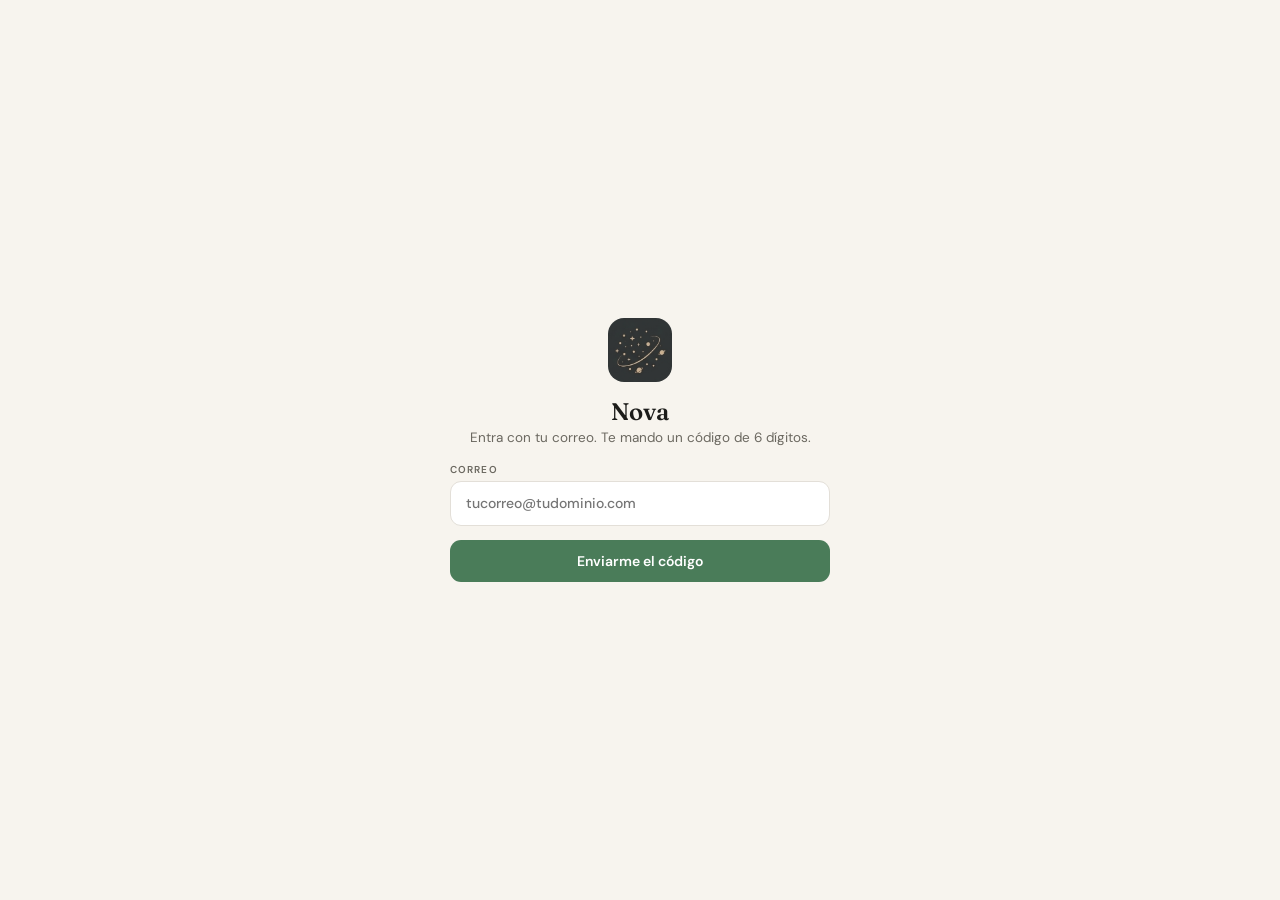
<file: index.html>
<!DOCTYPE html>
<html lang="es">
<head>
<meta charset="utf-8">
<meta name="viewport" content="width=device-width, initial-scale=1">
<title>Nova — Centro de acceso</title>
<link rel="icon" href="data:image/svg+xml,<svg xmlns='http://www.w3.org/2000/svg' viewBox='0 0 100 100'><text y='.9em' font-size='90'>🌌</text></svg>">
<link rel="preconnect" href="https://fonts.googleapis.com">
<link rel="preconnect" href="https://fonts.gstatic.com" crossorigin>
<link href="https://fonts.googleapis.com/css2?family=Fraunces:opsz,wght@9..144,400;9..144,600;9..144,700&family=DM+Sans:wght@400;500;600;700&display=swap" rel="stylesheet">
<style>
:root {
  --bg: #F7F4EE;
  --card: #FFFFFF;
  --ink: #1C1C1A;
  --ink2: #3A3A35;
  --mut: #6B6860;
  --line: #E3DFD8;
  --emp-acc: #4A7C59;
  --emp-bg: #EEF5F0;
  --soul-acc: #C09A3A;
  --soul-bg: #FBF6E8;
  --acad-acc: #5F7A3A;
  --acad-bg: #EEF3E6;
  --cent-acc: #3A5F7A;
  --cent-bg: #E6EFF5;
}
@media (prefers-color-scheme: dark) {
  :root:not([data-modo="claro"]) {
    --bg: #09121f; --card: #0f1e30; --ink: #E8DFC0; --ink2: #C4B88E;
    --mut: #6A7A8E; --line: #1A2D42;
    --emp-acc: #6ea870; --emp-bg: #0e2018;
    --soul-acc: #c9a84c; --soul-bg: #1a1608;
    --acad-acc: #7A9DD8; --acad-bg: #0d1828;
    --cent-acc: #c9a84c; --cent-bg: #0c1a28;
  }
}
:root[data-modo="oscuro"] {
  --bg: #09121f; --card: #0f1e30; --ink: #E8DFC0; --ink2: #C4B88E;
  --mut: #6A7A8E; --line: #1A2D42;
  --emp-acc: #6ea870; --emp-bg: #0e2018;
  --soul-acc: #c9a84c; --soul-bg: #1a1608;
  --acad-acc: #7A9DD8; --acad-bg: #0d1828;
  --cent-acc: #c9a84c; --cent-bg: #0c1a28;
}

*, *::before, *::after { box-sizing: border-box; }
body { margin: 0; background: var(--bg); font-family: 'DM Sans', sans-serif; min-height: 100vh; display: flex; flex-direction: column; }

.hub {
  flex: 1;
  max-width: 900px;
  margin: 0 auto;
  padding: 60px 32px 80px;
  display: flex;
  flex-direction: column;
  gap: 48px;
}

.hub-head {
  display: flex;
  flex-direction: column;
  gap: 10px;
}
.hub-brand {
  font: 700 13px/1 'DM Sans'; letter-spacing: 2px; color: var(--mut); text-transform: uppercase;
}
.hub-title {
  font: 600 38px/1.1 'Fraunces', serif; color: var(--ink); text-wrap: balance;
}
.hub-sub {
  font: 400 15px/1.6 'DM Sans'; color: var(--mut); max-width: 52ch;
}

.grid {
  display: grid;
  grid-template-columns: repeat(auto-fill, minmax(260px, 1fr));
  gap: 16px;
}

.card {
  background: var(--card);
  border: 1px solid var(--line);
  border-radius: 20px;
  padding: 28px 26px 24px;
  display: flex;
  flex-direction: column;
  gap: 14px;
  text-decoration: none;
  transition: transform 0.15s, box-shadow 0.15s;
  cursor: pointer;
  position: relative;
  overflow: hidden;
}
.card:hover { transform: translateY(-2px); box-shadow: 0 12px 32px -12px rgba(0,0,0,.18); }
.card.pronto { cursor: default; opacity: .72; }
.card.pronto:hover { transform: none; box-shadow: none; }

.card-icon {
  width: 44px; height: 44px; border-radius: 14px;
  display: flex; align-items: center; justify-content: center;
  font: 700 18px/1 'DM Sans';
  flex: none; overflow: hidden;
}
.card-icon img { width: 100%; height: 100%; object-fit: contain; padding: 4px; }
.card-kicker {
  font: 600 9.5px/1 'DM Sans'; letter-spacing: 1.2px;
}
.card-name {
  font: 600 20px/1.2 'Fraunces', serif; color: var(--ink);
}
.card-desc {
  font: 400 12.5px/1.6 'DM Sans'; color: var(--mut); flex: 1;
}
.card-cta {
  font: 600 12px/1 'DM Sans';
  display: flex; align-items: center; gap: 6px;
  margin-top: 4px;
}
.card-cta::after { content: '→'; }

.chip-pronto {
  position: absolute; top: 18px; right: 18px;
  font: 600 9px/1 'DM Sans'; letter-spacing: 1px;
  background: var(--line); color: var(--mut);
  border-radius: 20px; padding: 5px 9px;
  text-transform: uppercase;
}

/* Empresarial */
.c-emp .card-icon { background: var(--emp-bg); color: var(--emp-acc); }
.c-emp .card-kicker { color: var(--emp-acc); }
.c-emp .card-cta { color: var(--emp-acc); }

/* NovaSoul */
.c-soul .card-icon { background: var(--soul-bg); color: var(--soul-acc); }
.c-soul .card-kicker { color: var(--soul-acc); }
.c-soul .card-cta { color: var(--soul-acc); }

/* novAcademy */
.c-acad .card-icon { background: var(--acad-bg); color: var(--acad-acc); }
.c-acad .card-kicker { color: var(--acad-acc); }
.c-acad .card-cta { color: var(--acad-acc); }

/* Nova Central */
.c-cent .card-icon { background: var(--cent-bg); color: var(--cent-acc); }
.c-cent .card-kicker { color: var(--cent-acc); }
.c-cent .card-cta { color: var(--cent-acc); }

.divider {
  border: none;
  border-top: 1px solid var(--line);
}
.hub-note {
  font: 400 12px/1.6 'DM Sans'; color: var(--mut);
  display: flex; align-items: center; gap: 8px;
}
.hub-note::before {
  content: '';
  width: 6px; height: 6px; border-radius: 50%;
  background: var(--emp-acc); flex: none;
}

.modo-btn {
  position: fixed; bottom: 24px; right: 24px;
  background: var(--card); border: 1px solid var(--line);
  border-radius: 20px; padding: 8px 14px;
  font: 600 11px/1 'DM Sans'; color: var(--mut);
  cursor: pointer; display: flex; align-items: center; gap: 6px;
}

/* Nova brand harmony — dark mode upgrades */
@media (prefers-color-scheme: dark) {
  :root:not([data-modo="claro"]) .hub-brand { color: #c9a84c; }
  :root:not([data-modo="claro"]) .card { border-color: #1a2d42; }
  :root:not([data-modo="claro"]) .card:hover { box-shadow: 0 12px 40px -8px rgba(0,0,0,.6), 0 0 0 1px rgba(201,168,76,.12); }
}
:root[data-modo="oscuro"] .hub-brand { color: #c9a84c; }
:root[data-modo="oscuro"] .card { border-color: #1a2d42; }
:root[data-modo="oscuro"] .card:hover { box-shadow: 0 12px 40px -8px rgba(0,0,0,.6), 0 0 0 1px rgba(201,168,76,.12); }

/* ─── LA PUERTA ─────────────────────────────────────────
   El hub deja de ser público. Antes, cualquiera que escribiera la
   dirección veía los cuatro productos y podía deducir qué vende Nova y
   a quién. No entraba a ninguno —cada uno pide su sesión— pero el mapa
   entero estaba a la vista, y un mapa también es información. */
#puerta{position:fixed;inset:0;z-index:100;background:var(--bg);
  display:flex;align-items:center;justify-content:center;padding:24px;}
.pz{width:100%;max-width:380px;display:flex;flex-direction:column;gap:16px;text-align:center;}
.pz img{width:64px;height:64px;border-radius:16px;object-fit:cover;align-self:center;}
.pz h1{font:600 24px/1.2 'Fraunces',serif;color:var(--ink);margin:0;letter-spacing:-.01em;}
.pz p{font:400 13.5px/1.6 'DM Sans';color:var(--mut);margin:0;}
.pz-campo{display:flex;flex-direction:column;gap:6px;text-align:left;}
.pz-campo span{font:600 10px/1 'DM Sans';letter-spacing:.11em;text-transform:uppercase;color:var(--mut);}
.pz-inp{width:100%;background:var(--card);border:1px solid var(--line);border-radius:11px;
  padding:13px 15px;font:500 14px/1.2 'DM Sans';color:var(--ink);outline:none;box-sizing:border-box;}
.pz-inp:focus{border-color:var(--emp-acc);}
.pz-btn{width:100%;background:var(--emp-acc);color:#fff;border:none;border-radius:11px;
  padding:14px;font:600 14px/1 'DM Sans';cursor:pointer;}
.pz-btn:disabled{opacity:.55;cursor:default;}
.pz-err{font:500 12.5px/1.5 'DM Sans';color:#b8322f;display:none;}
.pz-link{font:500 12.5px/1 'DM Sans';color:var(--mut);cursor:pointer;text-decoration:underline;}
.pz-paso{display:none;flex-direction:column;gap:14px;}
.pz-paso.on{display:flex;}
/* Las tarjetas arrancan ocultas. Con la puerta encima igual no se
   verían, pero si el CSS de la puerta fallara al cargar, el hub entero
   quedaría a la vista. Dos cerrojos, no uno. */
.card[data-mod]{display:none;}
</style>
</head>
<body>

<!--
  Nada del hub se ve sin sesión. La puerta usa el mismo correo y el
  mismo código que Nova Empresarial, y guarda el mismo token: entrar
  aquí es entrar allá, sin pedir el código dos veces.

  Nova Central NO entra en este trato. Tiene su propia lista de acceso y
  su propio código, más corto, porque desde ahí se crean cuentas de
  clientes. Su tarjeta solo aparece para quien la tenga en su plan.
-->
<div id="puerta">
  <div class="pz">
    <img src="nova-icono.png" alt="Nova">
    <div>
      <h1>Nova</h1>
      <p id="pz-sub">Entra con tu correo. Te mando un código de 6 dígitos.</p>
    </div>

    <div class="pz-paso on" id="pz1">
      <div class="pz-campo"><span>Correo</span>
        <input class="pz-inp" id="pz-em" type="email" autocomplete="email" inputmode="email"
          placeholder="tucorreo@tudominio.com"
          onkeydown="if(event.key==='Enter')pzPedir()"></div>
      <button class="pz-btn" id="pz-b1" onclick="pzPedir()">Enviarme el código</button>
      <div class="pz-err" id="pz-e1"></div>
    </div>

    <div class="pz-paso" id="pz2">
      <div class="pz-campo"><span>Código</span>
        <input class="pz-inp" id="pz-cod" inputmode="numeric" maxlength="6" placeholder="000000"
          style="text-align:center;font:700 24px/1 'Fraunces',serif;letter-spacing:9px;"
          onkeydown="if(event.key==='Enter')pzVerificar()"></div>
      <button class="pz-btn" id="pz-b2" onclick="pzVerificar()">Entrar</button>
      <div class="pz-err" id="pz-e2"></div>
      <span class="pz-link" onclick="pzPaso(1)">← Cambiar correo</span>
    </div>
  </div>
</div>

<div class="hub">
  <div class="hub-head">
    <img src="nova-icono.png" alt="Nova" style="width:64px;height:64px;border-radius:16px;object-fit:cover;">
    <h1 class="hub-title">¿A qué vas hoy?</h1>
    <p class="hub-sub">Cada producto tiene su propia pantalla. Elige el que necesitas y entra directamente.</p>
  </div>

  <div class="grid">

    <a class="card c-emp" data-mod="empresarial" href="./empresarial.html">
      <div class="card-icon"><img src="icono-empresarial.png" alt="Nova Empresarial"></div>
      <div>
        <div class="card-kicker">NOVA EMPRESARIAL</div>
        <div class="card-name">Tu tienda, de un vistazo</div>
      </div>
      <div class="card-desc">Dashboard de ventas, pedidos, inventario, equipo y finanzas. Panel para la dueña, admin y gestoras.</div>
      <div class="card-cta">Entrar</div>
    </a>

    <a class="card c-soul" data-mod="soul" href="./novasoul.html">
      <div class="card-icon"><img src="icono-novasoul.png" alt="NovaSoul"></div>
      <div>
        <div class="card-kicker">NOVA SOUL</div>
        <div class="card-name">Tu energía y tu semana</div>
      </div>
      <div class="card-desc">Bienestar personal, carta astral, tránsitos del cielo, pendientes y recompensas diarias.</div>
      <div class="card-cta">Entrar</div>
    </a>

    <a class="card c-acad" data-mod="academy" href="./novacademy.html">
      <div class="card-icon"><img src="icono-novacademy.png" alt="novAcademy"></div>
      <div>
        <div class="card-kicker">NOVACADEMY</div>
        <div class="card-name">Forma y certifica tu equipo</div>
      </div>
      <div class="card-desc">Plataforma de formación para gestoras y admins. Rutas de aprendizaje, evaluaciones y pipeline de colocación laboral.</div>
      <div class="card-cta">Entrar</div>
    </a>

    <a class="card c-cent" data-mod="central" href="./novacentral.html">
      <div class="card-icon"><img src="icono-central.png" alt="Nova Central"></div>
      <div>
        <div class="card-kicker">NOVA CENTRAL</div>
        <div class="card-name">El hub que conecta todo</div>
      </div>
      <div class="card-desc">Dashboard CEO, onboarding de clientes, gestión de equipo, pipeline novAcademy y control del demo.</div>
      <div class="card-cta">Entrar</div>
    </a>

  </div>

  <hr class="divider">
  <p class="hub-note">Cargando tu plan…</p>
  <p style="font:400 10px/1.4 'DM Sans';opacity:.55;margin-top:10px;" id="sello-version"></p>
</div>

<button class="modo-btn" onclick="toggleModo()">☀ / ☾</button>

<script>

/**
 * El hub muestra solo lo que la cuenta compró.
 *
 * Un cliente de Nova Empresarial no debe ver NovaSoul ni novAcademy:
 * no los compró, y NovaSoul guarda datos personales de quien la usa.
 * Mostrar el enlace, aunque no pueda entrar, ya es filtrar de más.
 *
 * Sin sesión se muestra solo Nova Empresarial, que es lo que se vende.
 * Los demás aparecen cuando la hoja confirma que el plan los incluye.
 */
/** La huella de esta pantalla, para saber si es la última. */
const VERSION_PANTALLA = '2026-10-01 · b53f';
(function () {
  const el = document.getElementById('sello-version');
  if (el) el.textContent = 'Hub del ' + VERSION_PANTALLA;
})();

const NOVA_API = 'https://script.google.com/macros/s/AKfycbwX7CAInPut44U0X4o18SARba6SCjUkAqYnfkl3Gbjr0xv2NB2D5gG9rRKcNTNylclI9g/exec';

/**
 * Por qué faltan tarjetas, dicho en la pantalla.
 *
 * Antes el hub se quedaba callado: sin sesión mostraba solo Empresarial
 * y la nota hablaba de datos de ejemplo. Quien había comprado los cuatro
 * módulos veía uno y no tenía forma de saber si era su plan, un error o
 * que faltaba entrar. Ahora cada caso dice lo suyo.
 */
function verCards(modulos, razon) {
  document.querySelectorAll('.card[data-mod]').forEach(function (c) {
    /*
      `flex` explícito, no cadena vacía.
      Vaciar el estilo devolvería la tarjeta a la regla del CSS, que
      ahora las oculta a todas por defecto — y entonces mostrar dejaba
      de mostrar. Lo encontró la prueba: la puerta se abría y el hub
      quedaba vacío.
    */
    c.style.display = modulos.indexOf(c.dataset.mod) !== -1 ? 'flex' : 'none';
  });
  const n = document.querySelector('.hub-note');
  if (!n) return;
  const faltan = document.querySelectorAll('.card[data-mod]').length - modulos.length;
  if (razon === 'cargando') {
    n.textContent = 'Cargando tu plan…';
  } else if (razon === 'sin-sesion') {
    n.textContent = faltan
      ? 'Entra a Nova Empresarial con tu correo y aquí aparece el resto de tu plan.'
      : 'Estás viendo los productos incluidos en tu plan.';
  } else if (razon === 'sin-conexion') {
    n.textContent = 'No se pudo confirmar tu plan ahora mismo. Mientras tanto ' +
      'ves lo mínimo; vuelve a cargar en un momento.';
  } else {
    n.textContent = faltan
      ? 'Estás viendo los productos incluidos en tu plan.'
      : 'Tu plan incluye los cuatro productos.';
  }
}

// ─── LA PUERTA ────────────────────────────────────────────────
/**
 * Una sola llamada al servidor, y el mismo token que Nova Empresarial.
 *
 * Entrar aquí es entrar allá: la sesión se guarda con la misma llave del
 * navegador (`ne_token`), así que pasar del hub a Empresarial no vuelve
 * a pedir el código. Pedirlo dos veces para la misma persona y el mismo
 * correo sería una molestia sin ninguna seguridad a cambio.
 *
 * Nova Central queda fuera a propósito. Tiene su propia lista de acceso
 * —la hoja Plataforma— y su propio código, con una sesión más corta,
 * porque desde ahí se crean cuentas de clientes. Si compartiera sesión
 * con Empresarial, un permiso de más en el equipo de un cliente podría
 * abrir la consola de todos.
 */
/**
 * ═══════════════════════════════════════════════════════════════
 *   PEDIR, AGUANTANDO LOS MINUTOS RAROS DE APPS SCRIPT
 * ═══════════════════════════════════════════════════════════════
 *
 * ┌─ LO QUE ESTO ARREGLA ──────────────────────────────────────┐
 * │                                                            │
 * │ Ella escribió su código de acceso y el hub contestó         │
 * │ «Falta la acción.» — un error del servidor, en rojo, sin    │
 * │ nada que hacer. No se podía entrar a Nova.                  │
 * │                                                            │
 * │ No es un error del código: es cómo funciona Apps Script.    │
 * │ No responde el POST directamente — contesta un redirect a   │
 * │ googleusercontent, y el navegador lo sigue convirtiéndolo   │
 * │ en GET, que es lo que hace 301/302 desde siempre.           │
 * │ Normalmente da igual, porque Google deja la respuesta ya    │
 * │ calculada al otro lado. Pero en los minutos siguientes a    │
 * │ publicar una versión nueva esa respuesta todavía no         │
 * │ existe: el navegador acaba haciendo un GET pelado contra    │
 * │ /exec, y `doGet` contesta «Falta la acción» sobre una       │
 * │ petición que sí era POST.                                   │
 * │                                                            │
 * │ Empresarial ya sabía esperar y reintentar. El hub no —      │
 * │ tiene su propia función de red, más corta, y este arreglo   │
 * │ nunca llegó hasta aquí. Y el hub es la PUERTA: si falla,    │
 * │ no se entra a nada.                                         │
 * │                                                            │
 * └────────────────────────────────────────────────────────────┘
 */
const PEDIR_ESPERAS = [1500, 3000, 6000];

async function pedir(cuerpo, intento) {
  intento = intento || 0;
  const r = await fetch(NOVA_API, {
    method: 'POST',
    headers: { 'Content-Type': 'text/plain;charset=utf-8' },
    body: JSON.stringify(cuerpo),
  });
  const texto = await r.text();

  let j;
  try {
    j = JSON.parse(texto);
  } catch (err) {
    /**
     * Google devuelve una página de error, no JSON, mientras publica
     * una versión nueva: unos minutos en los que toda llamada responde
     * 404 aunque el código esté perfecto. Se cura solo, así que se
     * espera en vez de acusar a nadie.
     */
    if (intento < PEDIR_ESPERAS.length) {
      await new Promise(function (ok) { setTimeout(ok, PEDIR_ESPERAS[intento]); });
      return pedir(cuerpo, intento + 1);
    }
    return { ok: false, error: 'Google no está contestando en condiciones. ' +
      'Si acabas de publicar una versión nueva, espera un minuto y vuelve a ' +
      'intentar.' };
  }

  // El POST llegó como GET y sin cuerpo: se espera y se reintenta.
  if (j && j.diagnostico && j.diagnostico.metodo === 'GET' && !j.diagnostico.hubo_cuerpo) {
    if (intento < PEDIR_ESPERAS.length) {
      await new Promise(function (ok) { setTimeout(ok, PEDIR_ESPERAS[intento]); });
      return pedir(cuerpo, intento + 1);
    }
    j.error = 'Google está recibiendo la petición sin su contenido. ' +
      'Casi siempre es que acabas de publicar y todavía se está propagando: ' +
      'espera un minuto y vuelve a intentar. Si sigue igual, revisa en Apps ' +
      'Script que la implementación esté como «Ejecutar como: Yo» y «Quién ' +
      'tiene acceso: Cualquier usuario».';
  }
  return j;
}

function pzPaso(n) {
  document.getElementById('pz1').classList.toggle('on', n === 1);
  document.getElementById('pz2').classList.toggle('on', n === 2);
  const el = document.getElementById(n === 1 ? 'pz-em' : 'pz-cod');
  if (el) el.focus();
}

function pzErr(id, msg) {
  const e = document.getElementById(id);
  if (!e) return;
  e.textContent = msg || '';
  e.style.display = msg ? 'block' : 'none';
}

let PZ_EMAIL = '';

async function pzPedir() {
  const em = (document.getElementById('pz-em').value || '').trim().toLowerCase();
  if (!em || em.indexOf('@') === -1) { pzErr('pz-e1', 'Escribe un correo válido.'); return; }
  pzErr('pz-e1', '');
  const b = document.getElementById('pz-b1');
  b.disabled = true; b.textContent = 'Mandando…';
  try {
    const j = await pedir({ accion: 'login', email: em });
    if (!j || !j.ok) { pzErr('pz-e1', (j && j.error) || 'No se pudo enviar el código.'); return; }
    PZ_EMAIL = em;
    localStorage.setItem('ne_email', em);
    document.getElementById('pz-sub').textContent =
      'Mandé un código a ' + em + '. Vence en unos minutos.';
    pzPaso(2);
  } catch (e) {
    pzErr('pz-e1', 'Sin conexión con el servidor.');
  } finally { b.disabled = false; b.textContent = 'Enviarme el código'; }
}

async function pzVerificar() {
  const cod = (document.getElementById('pz-cod').value || '').trim();
  if (cod.length < 4) { pzErr('pz-e2', 'El código tiene 6 dígitos.'); return; }
  pzErr('pz-e2', '');
  const b = document.getElementById('pz-b2');
  b.disabled = true; b.textContent = 'Entrando…';
  try {
    const j = await pedir({ accion: 'verificar', email: PZ_EMAIL, codigo: cod });
    if (!j || !j.ok || !j.token) {
      pzErr('pz-e2', (j && j.error) || 'Código incorrecto o vencido.');
      return;
    }
    localStorage.setItem('ne_token', j.token);
    abrirHub(j.sesion);
  } catch (e) {
    pzErr('pz-e2', 'Sin conexión con el servidor.');
  } finally { b.disabled = false; b.textContent = 'Entrar'; }
}

/** Quitar la puerta y mostrar solo lo que esa cuenta tiene. */
function abrirHub(sesion) {
  const puerta = document.getElementById('puerta');
  if (puerta) puerta.remove();
  const mods = (sesion && sesion.modulos && sesion.modulos.length)
    ? sesion.modulos : ['empresarial'];
  verCards(mods, 'plan');
  const h = document.querySelector('.hub-title');
  if (h && sesion && sesion.nombre) h.textContent = 'Hola, ' + sesion.nombre;
}

(async function () {
  /**
   * Si ya hay sesión guardada, ni se ve la puerta.
   *
   * Pero la puerta NO se quita antes de que el servidor confirme: un
   * token viejo o revocado dejaría el hub abierto a quien no debe. Se
   * quita cuando la respuesta llega, no cuando el navegador recuerda.
   */
  const token = localStorage.getItem('ne_token');
  const em = localStorage.getItem('ne_email');
  if (em) {
    const campo = document.getElementById('pz-em');
    if (campo) campo.value = em;
  }
  if (!token) return;

  const sub = document.getElementById('pz-sub');
  if (sub) sub.textContent = 'Reconociéndote…';
  try {
    const j = await pedir({ accion: 'yo', token: token });
    if (j && j.ok && j.sesion) { abrirHub(j.sesion); return; }
    // Token muerto: se borra para que el próximo intento no lo reintente
    localStorage.removeItem('ne_token');
  } catch (e) {
    if (sub) sub.textContent = 'No pude confirmar tu sesión. Entra con tu correo.';
  }
  if (sub && sub.textContent === 'Reconociéndote…') {
    sub.textContent = 'Tu sesión se venció. Entra otra vez con tu correo.';
  }
})();

(function(){
  const R = document.documentElement;
  const saved = localStorage.getItem('nova_modo');
  if (saved) R.dataset.modo = saved;
})();

function toggleModo() {
  const R = document.documentElement;
  const next = R.dataset.modo === 'oscuro' ? 'claro' : 'oscuro';
  R.dataset.modo = next;
  localStorage.setItem('nova_modo', next);
}
</script>
</body>
</html>
</file>
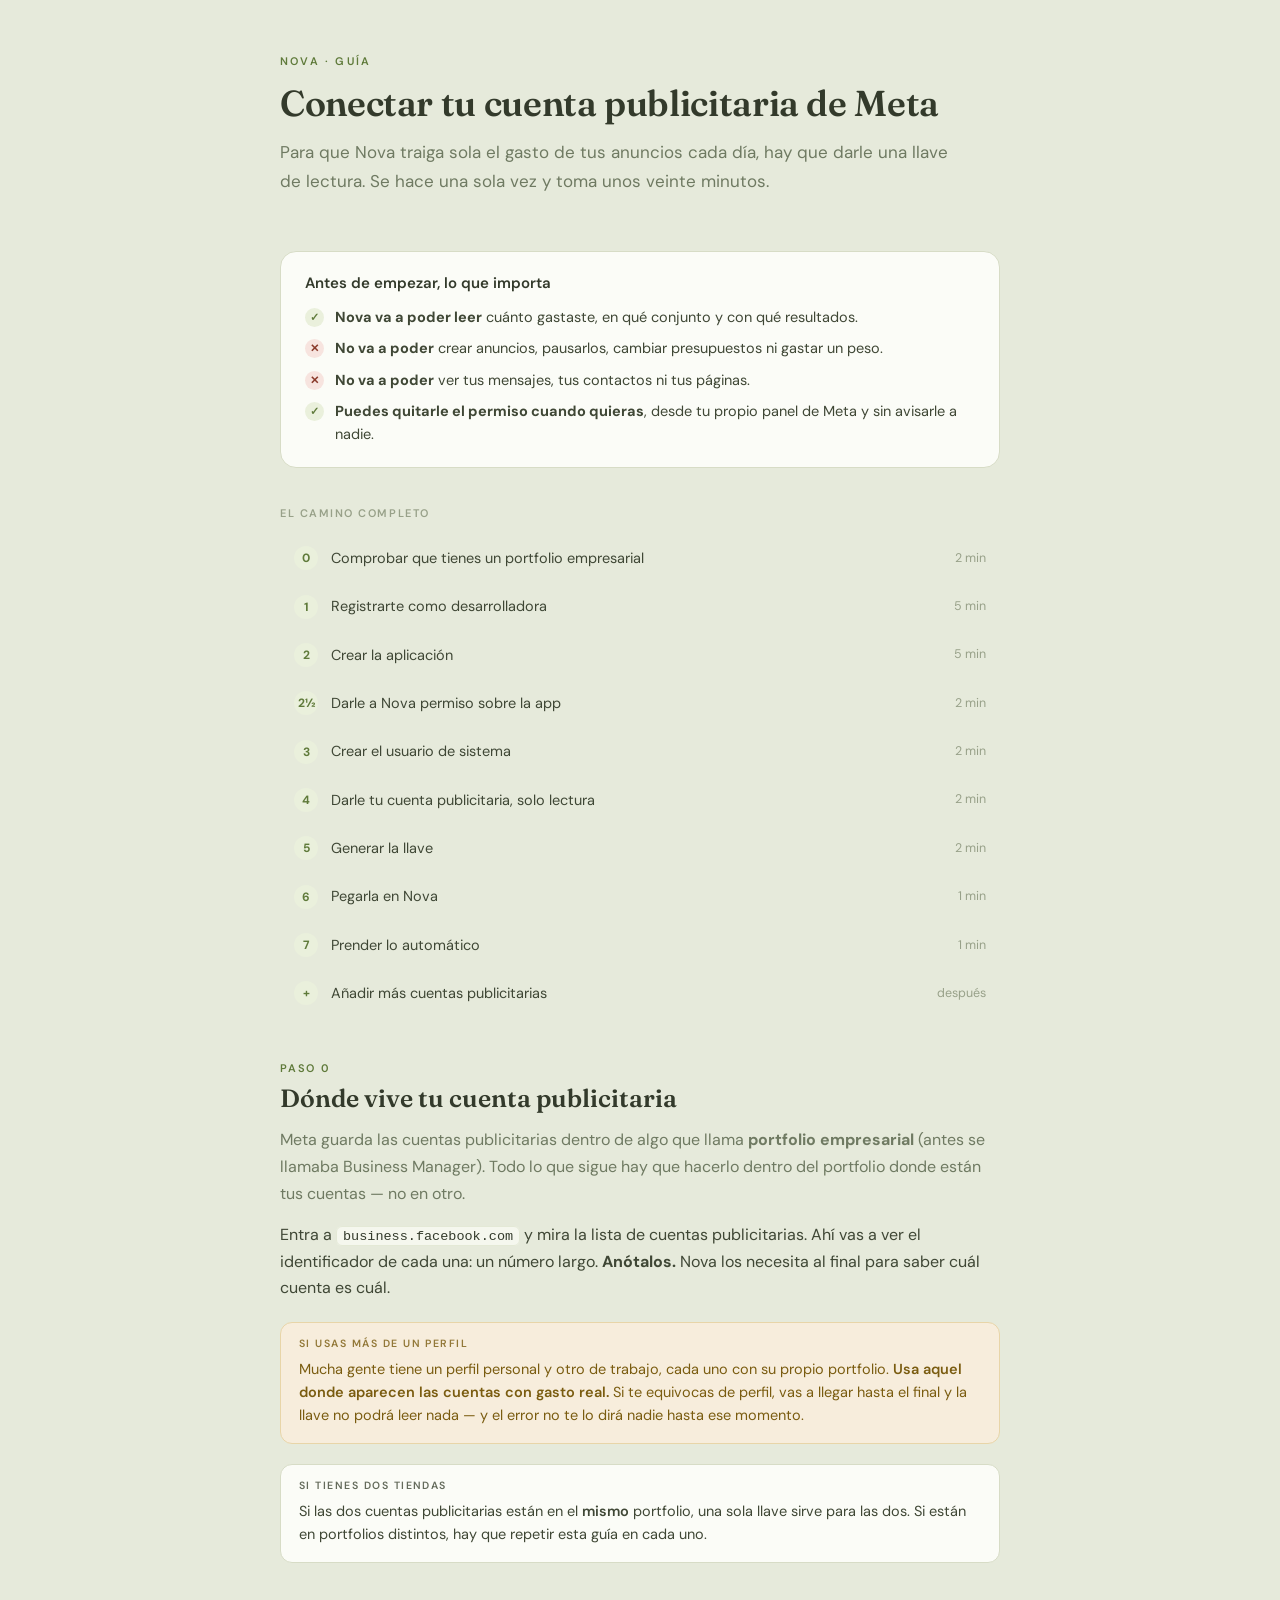
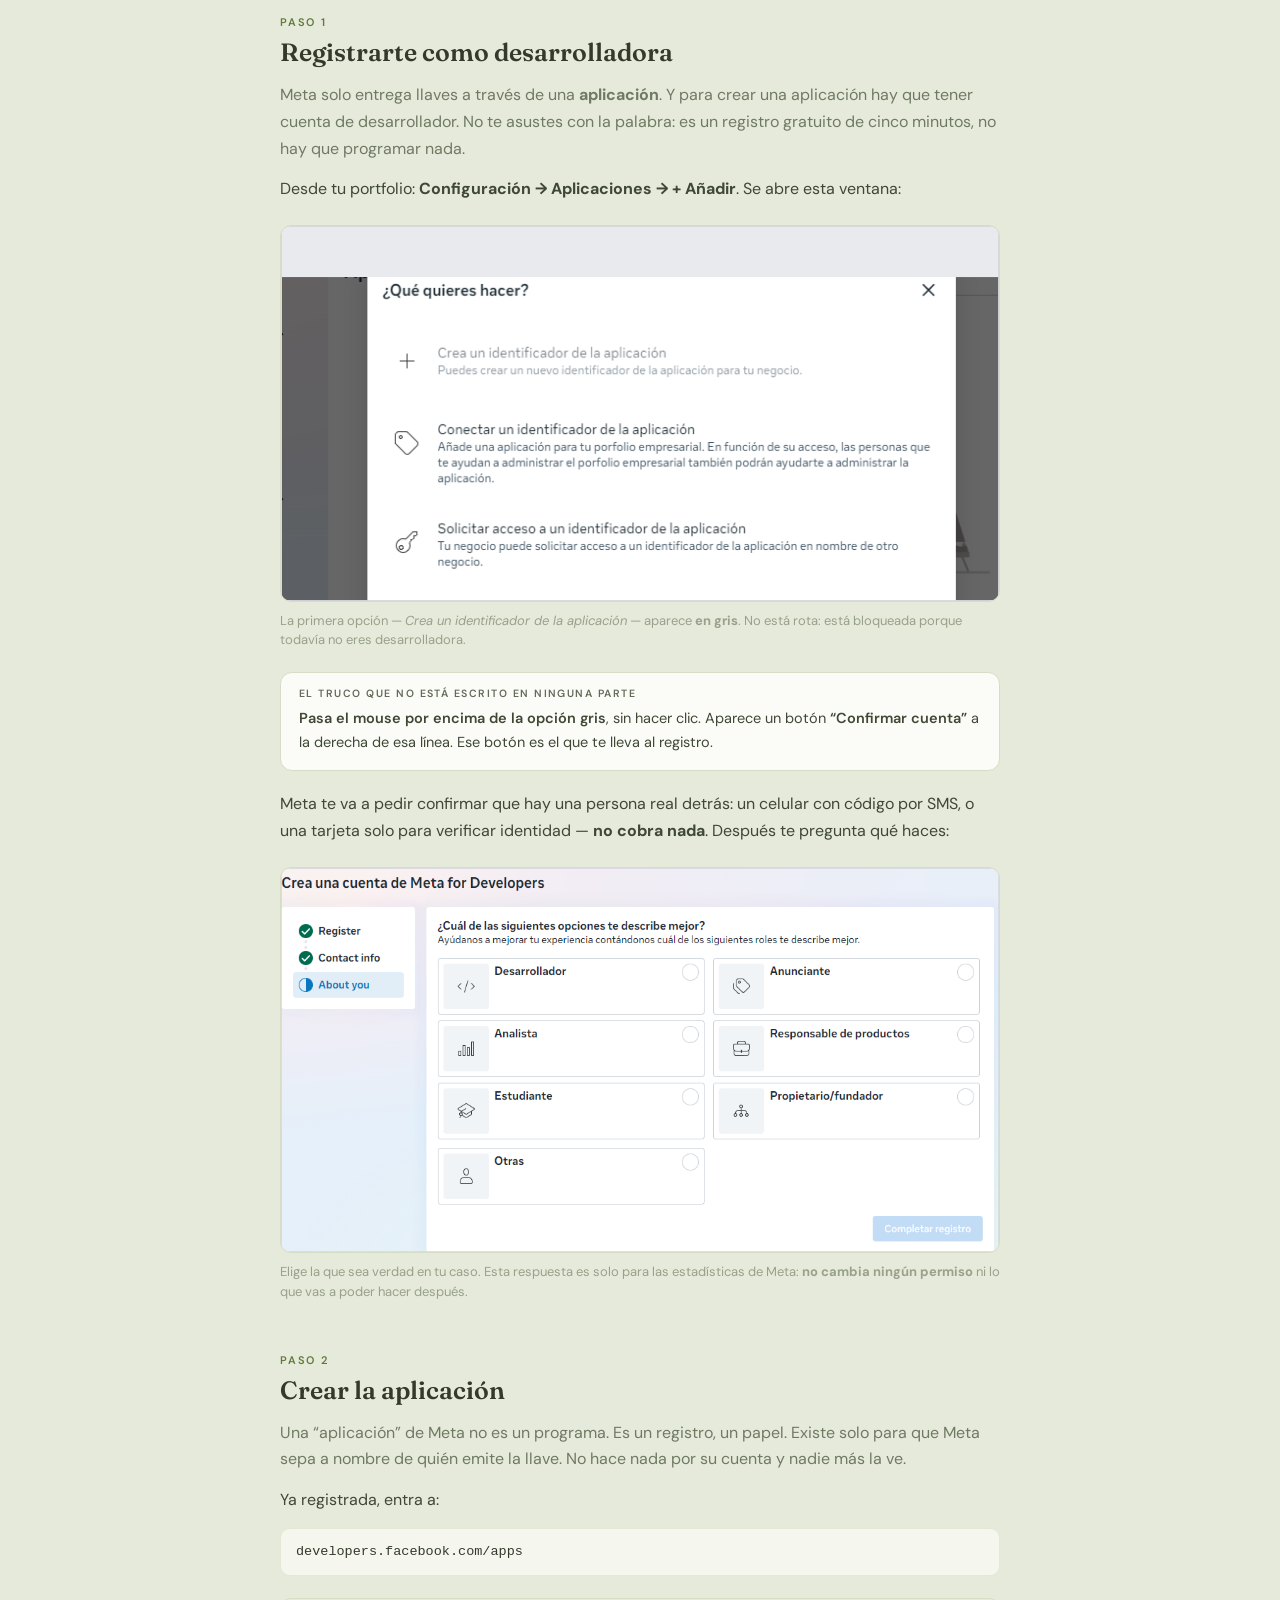
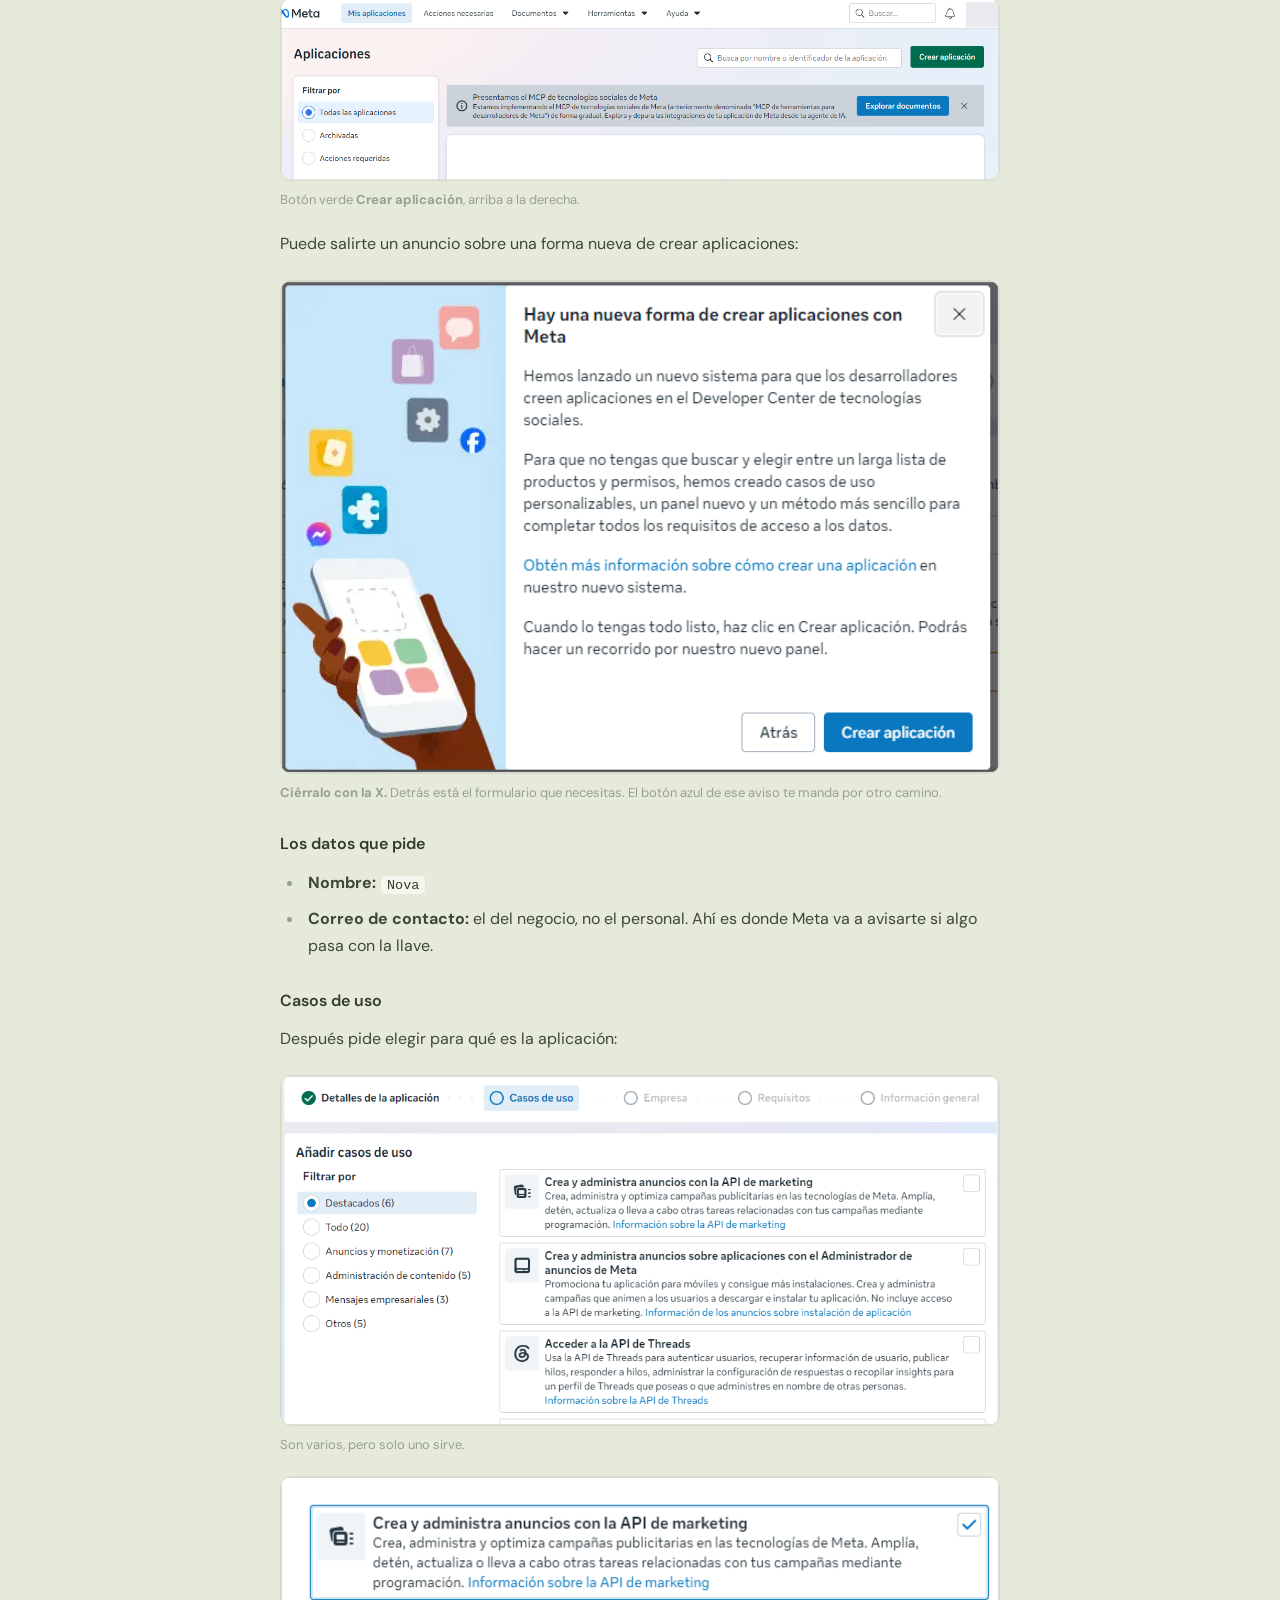
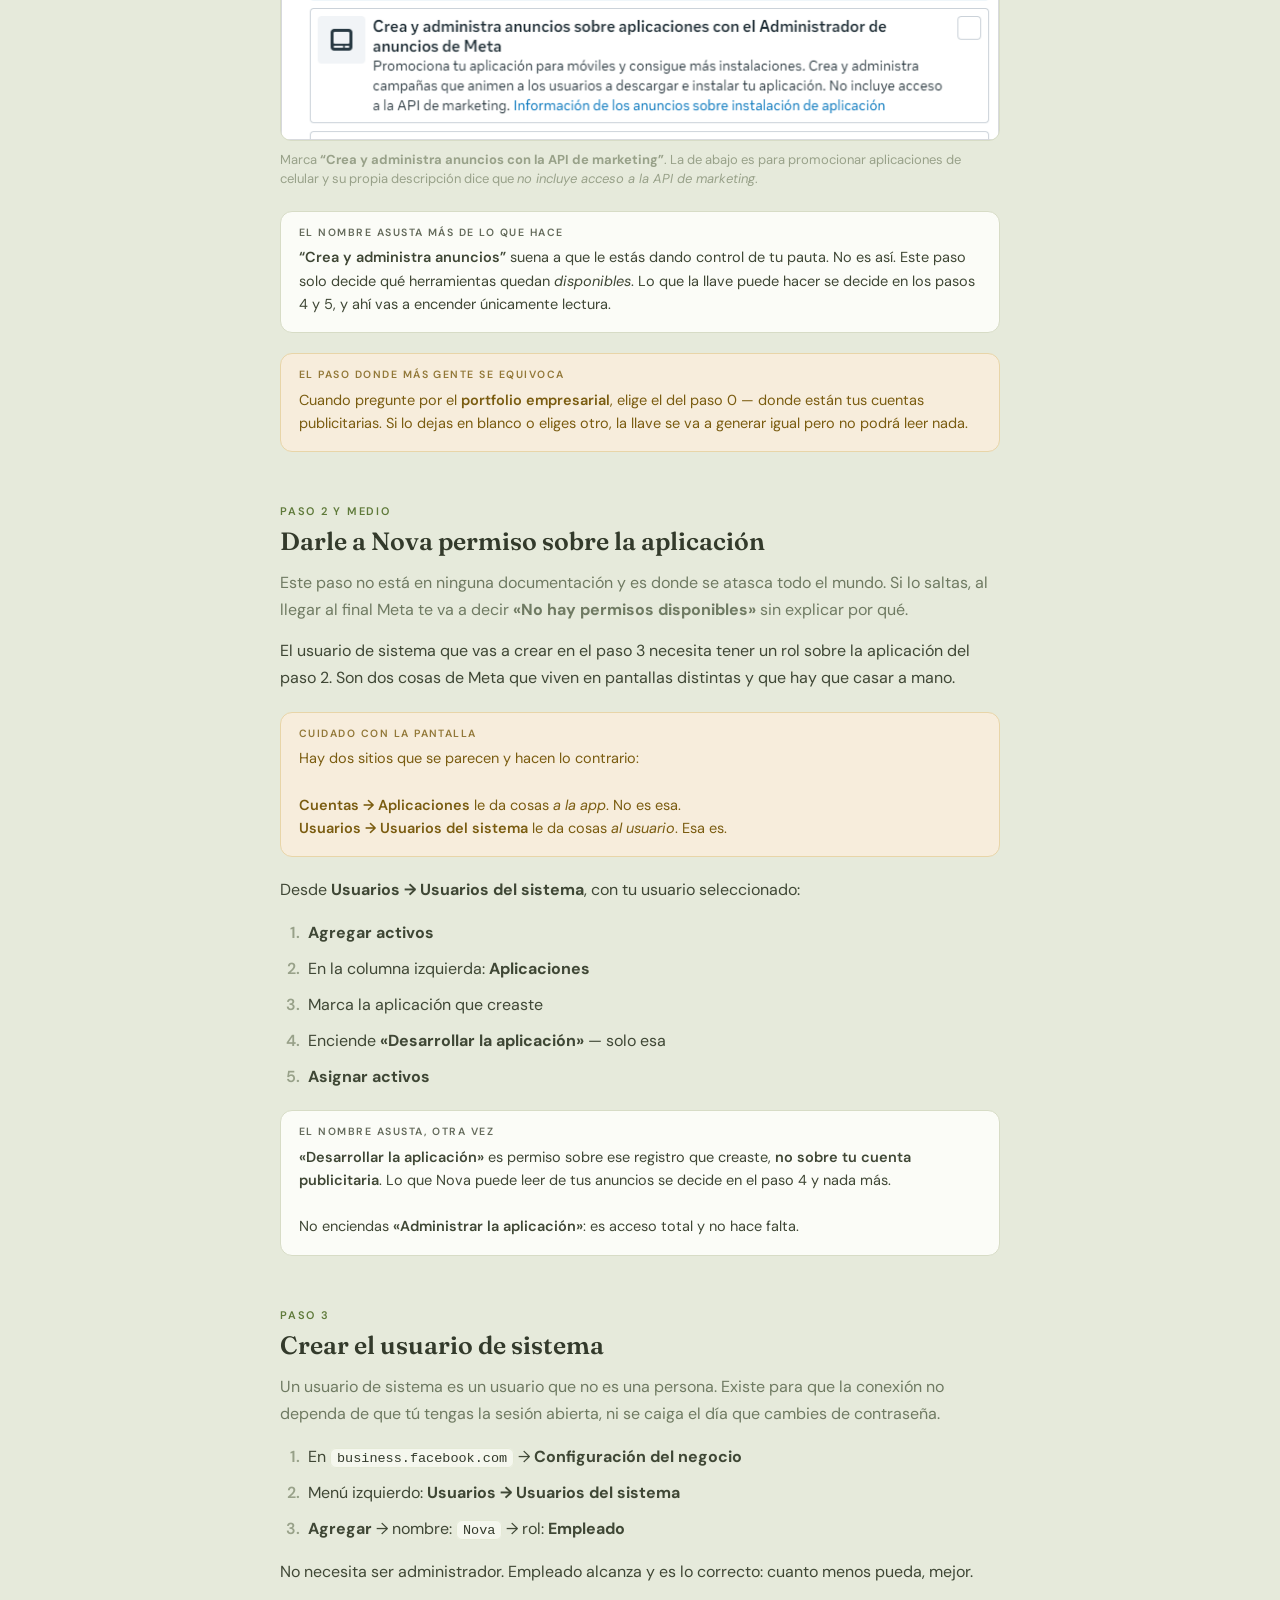
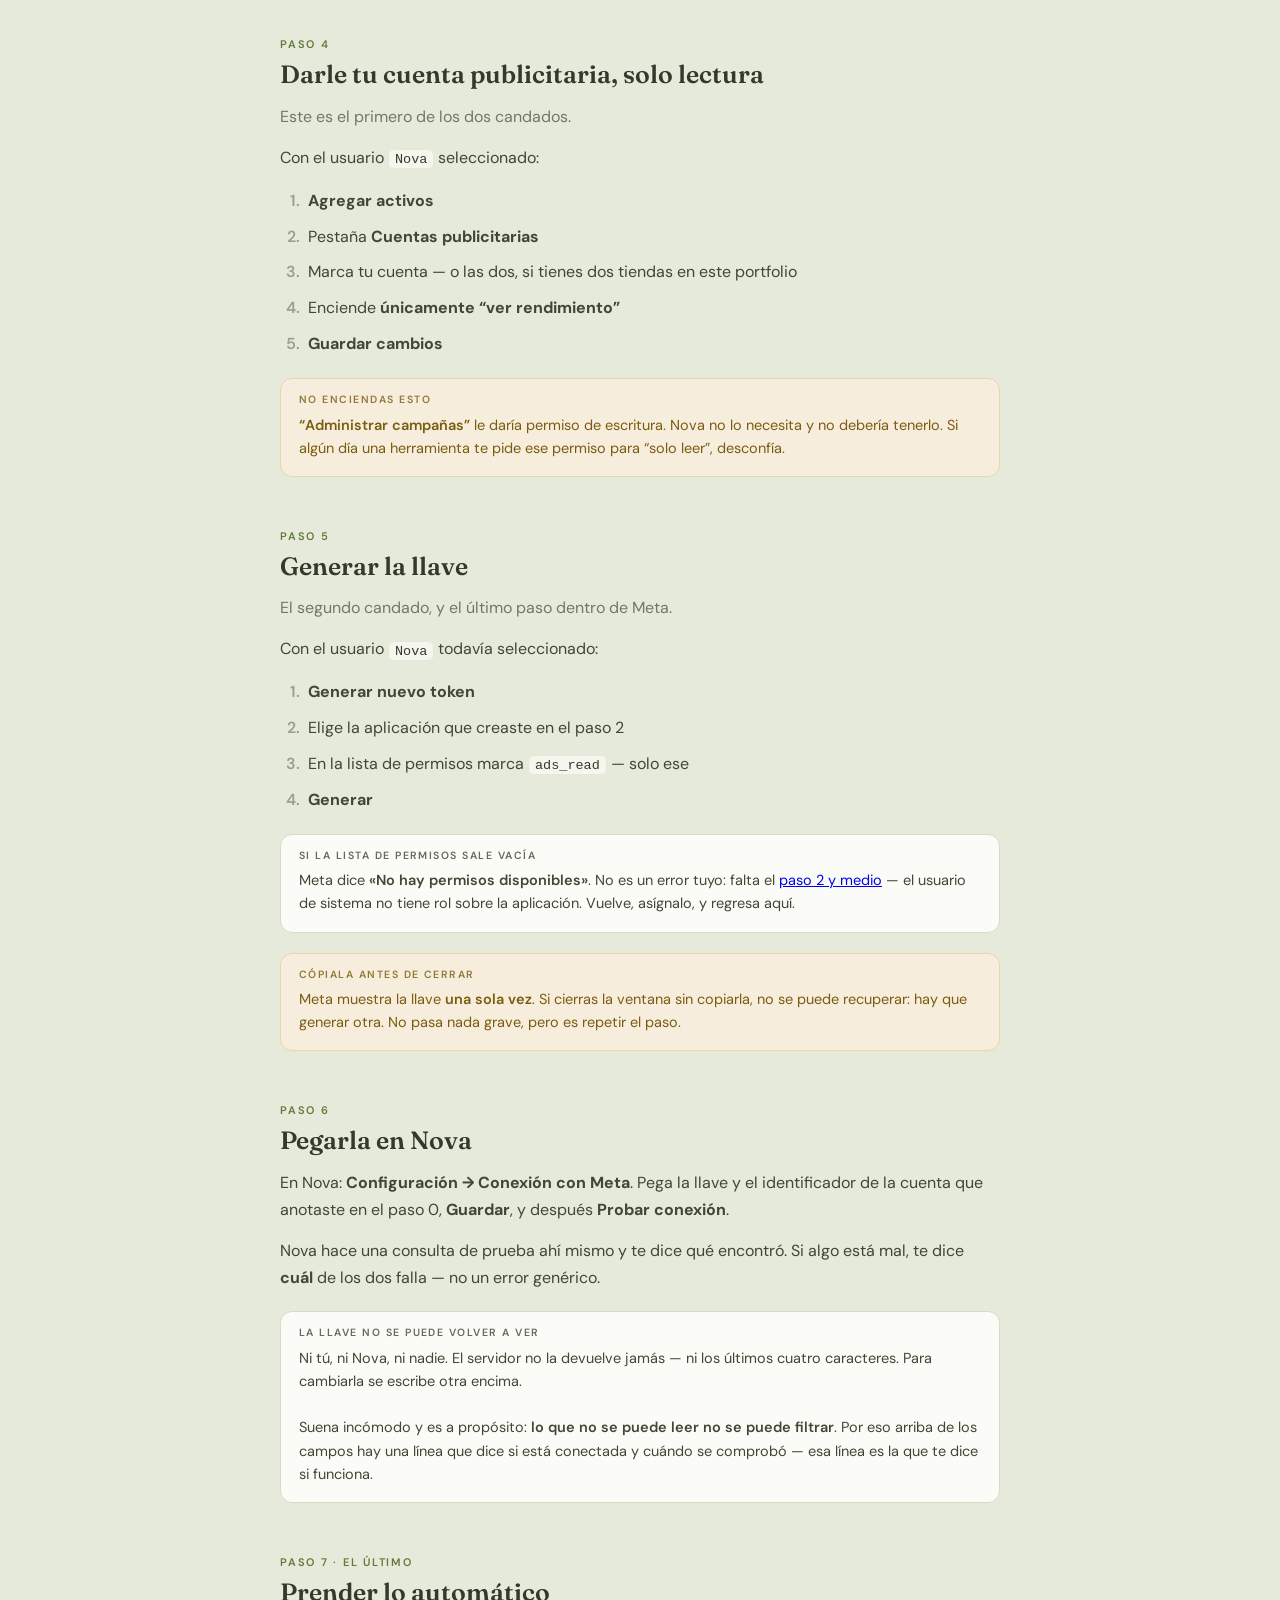
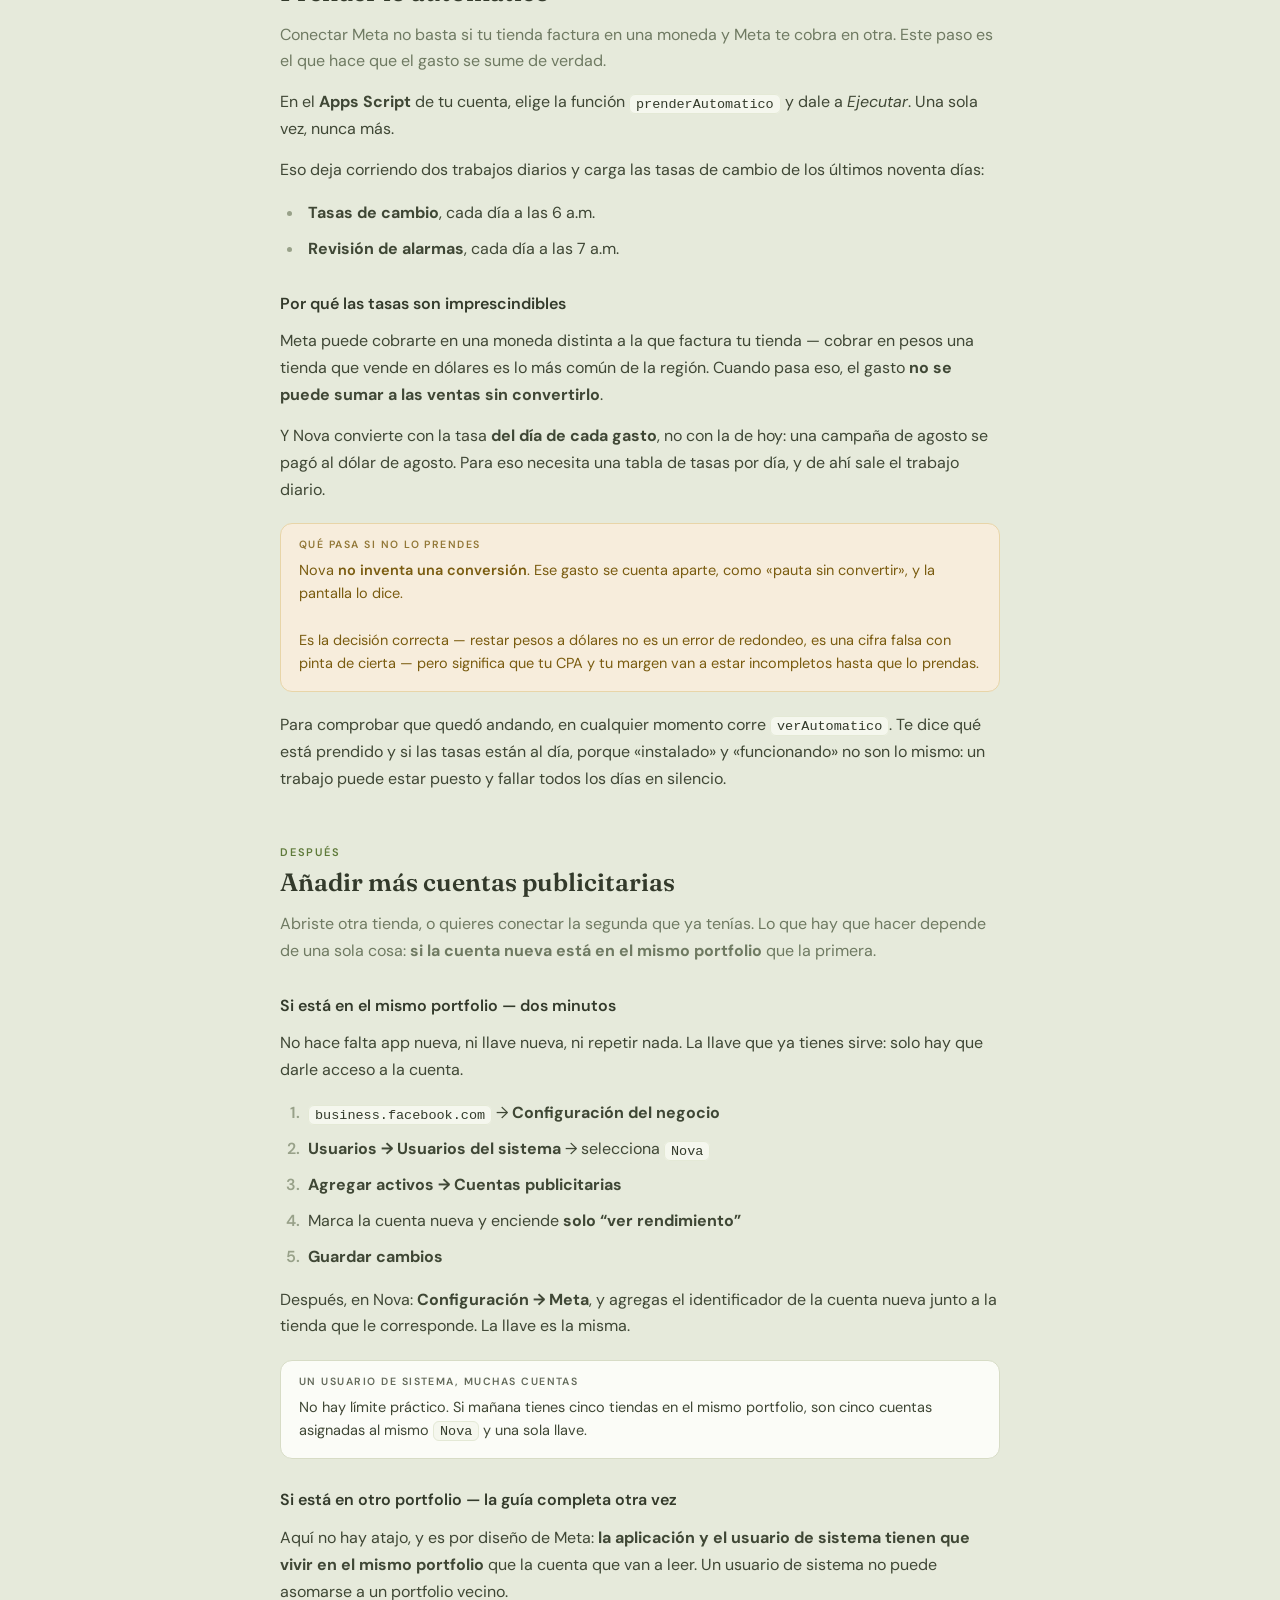
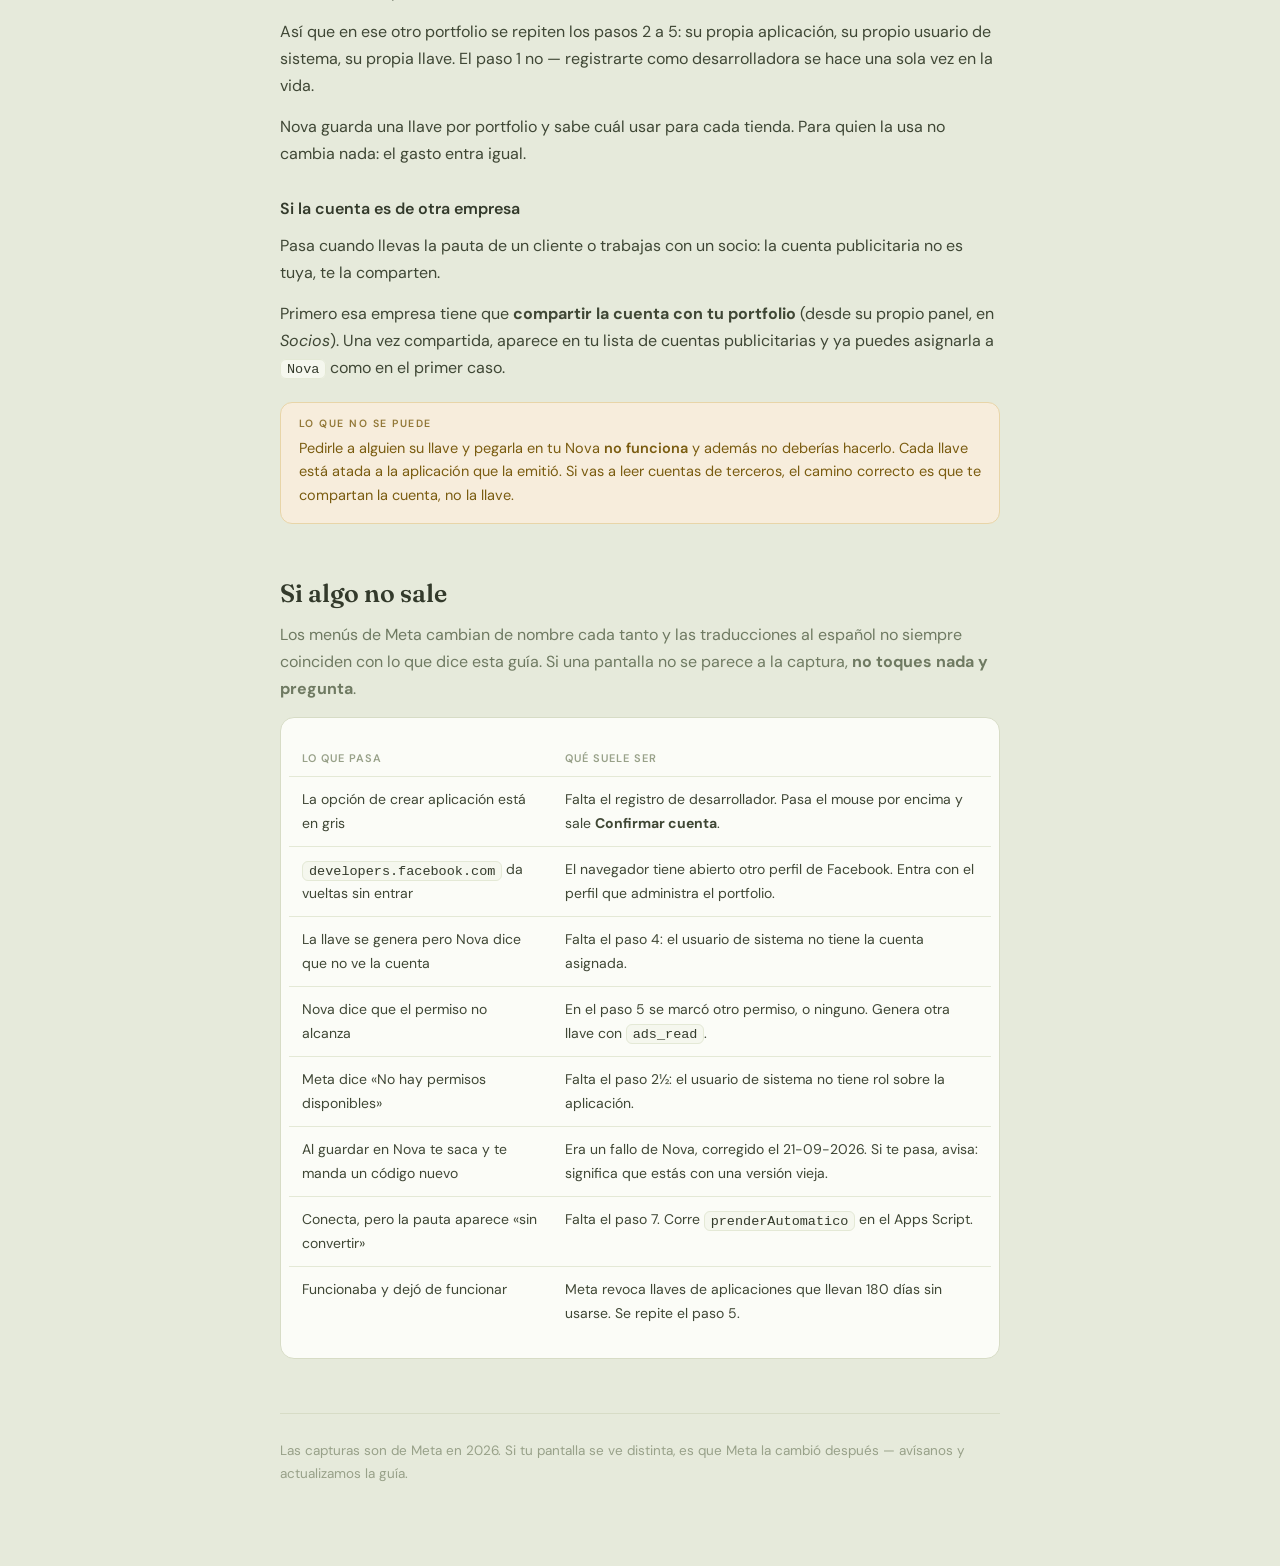
<file: guia-meta.html>
<!DOCTYPE html>
<html lang="es">
<head>
<meta charset="utf-8">
<meta name="viewport" content="width=device-width, initial-scale=1">
<title>Conectar Meta a Nova</title>
<meta name="description" content="Cómo darle a Nova permiso de lectura sobre tu cuenta publicitaria de Meta. Paso a paso, con capturas.">
<link rel="icon" href="data:image/svg+xml,<svg xmlns='http://www.w3.org/2000/svg' viewBox='0 0 100 100'><text y='.9em' font-size='90'>🔑</text></svg>">
<link rel="preconnect" href="https://fonts.googleapis.com">
<link rel="preconnect" href="https://fonts.gstatic.com" crossorigin>
<link href="https://fonts.googleapis.com/css2?family=Fraunces:opsz,wght@9..144,400;9..144,600;9..144,700&family=DM+Sans:wght@400;500;600;700&display=swap" rel="stylesheet">
<style>
/* La paleta de Nova. Los mismos verdes de la aplicación, para que la
   guía no se sienta un documento suelto de otro sitio. */
:root{
  --bg:#e6eadb; --card:#fbfcf7; --card2:#f5f7ee;
  --line:#d7dcc6; --line2:#e4e9d6;
  --ink:#333a2b; --ink2:#3f4735; --mut:#6f7a62; --mut2:#98a189;
  --acc:#5f7a3a; --acc-lo:#eaf0dc;
  --alerta:#7a5c10; --alerta-bg:#f7eddc; --alerta-line:#e8d5a8;
  --ojo:#8a3a2a; --ojo-bg:#f7e4df;
}
@media (prefers-color-scheme: dark){
  :root:not([data-modo="claro"]){
    --bg:#1f241a; --card:#272d20; --card2:#2b3124;
    --line:#3c4433; --line2:#363d2d;
    --ink:#f1f4e8; --ink2:#e2e7d6; --mut:#a9b39a; --mut2:#8b957c;
    --acc:#b9cf8e; --acc-lo:#2f3726;
    --alerta:#e7ca74; --alerta-bg:#332d1c; --alerta-line:#4a412a;
    --ojo:#e3a894; --ojo-bg:#3a2723;
  }
}
:root[data-modo="oscuro"]{
  --bg:#1f241a; --card:#272d20; --card2:#2b3124;
  --line:#3c4433; --line2:#363d2d;
  --ink:#f1f4e8; --ink2:#e2e7d6; --mut:#a9b39a; --mut2:#8b957c;
  --acc:#b9cf8e; --acc-lo:#2f3726;
  --alerta:#e7ca74; --alerta-bg:#332d1c; --alerta-line:#4a412a;
  --ojo:#e3a894; --ojo-bg:#3a2723;
}

*,*::before,*::after{box-sizing:border-box;margin:0;padding:0;}
body{
  background:var(--bg); color:var(--ink);
  font:400 16px/1.68 'DM Sans',system-ui,sans-serif;
  padding:0 16px 80px;
}
.wrap{max-width:720px;margin:0 auto;}

/* ── Portada ── */
header{padding:56px 0 34px;}
.marca{
  font:600 11px/1 'DM Sans';letter-spacing:.2em;text-transform:uppercase;
  color:var(--acc);margin-bottom:16px;
}
h1{
  font:600 36px/1.14 'Fraunces',Georgia,serif;color:var(--ink);
  text-wrap:balance;letter-spacing:-.01em;
}
.bajada{font-size:17px;color:var(--mut);margin-top:14px;max-width:56ch;}

/* ── Promesa ── */
.promesa{
  background:var(--card);border:1px solid var(--line);border-radius:16px;
  padding:22px 24px;margin:8px 0 40px;
}
.promesa h2{font:600 15px/1.3 'DM Sans';color:var(--ink);margin-bottom:12px;}
.promesa ul{list-style:none;display:flex;flex-direction:column;gap:9px;}
.promesa li{display:flex;gap:11px;align-items:flex-start;font-size:14.5px;line-height:1.55;color:var(--ink2);}
.si,.no{
  flex-shrink:0;width:19px;height:19px;border-radius:50%;margin-top:2px;
  display:flex;align-items:center;justify-content:center;
  font:700 11px/1 'DM Sans';
}
.si{background:var(--acc-lo);color:var(--acc);}
.no{background:var(--ojo-bg);color:var(--ojo);}

/* ── Mapa ── */
.mapa{display:flex;flex-direction:column;gap:2px;margin-bottom:46px;}
.mapa-t{font:600 11px/1 'DM Sans';letter-spacing:.14em;text-transform:uppercase;
  color:var(--mut2);margin-bottom:14px;}
.mapa a{
  display:flex;gap:13px;align-items:center;text-decoration:none;color:var(--ink2);
  padding:11px 14px;border-radius:10px;font-size:14.5px;transition:background .15s;
}
.mapa a:hover{background:var(--card);}
.mapa .n{
  flex-shrink:0;width:24px;height:24px;border-radius:50%;
  background:var(--acc-lo);color:var(--acc);
  display:flex;align-items:center;justify-content:center;
  font:700 12px/1 'DM Sans';font-variant-numeric:tabular-nums;
}
.mapa .t{font-size:12.5px;color:var(--mut2);margin-left:auto;white-space:nowrap;}

/* ── Pasos ── */
section{margin-bottom:54px;scroll-margin-top:24px;}
.paso-n{
  font:600 11px/1 'DM Sans';letter-spacing:.16em;text-transform:uppercase;
  color:var(--acc);margin-bottom:9px;
}
h2{font:600 25px/1.22 'Fraunces',Georgia,serif;color:var(--ink);text-wrap:balance;}
h3{font:600 16px/1.35 'DM Sans';color:var(--ink);margin:30px 0 10px;}
p{margin:14px 0;color:var(--ink2);}
p.intro{color:var(--mut);}

ol,ul.pasos{margin:16px 0 16px 4px;padding-left:20px;display:flex;flex-direction:column;gap:9px;}
ol li,ul.pasos li{color:var(--ink2);padding-left:4px;}
li::marker{color:var(--mut2);font-weight:600;}

code{
  font:500 13.5px/1.5 ui-monospace,'SF Mono',Menlo,monospace;
  background:var(--card2);border:1px solid var(--line2);border-radius:6px;
  padding:1.5px 6px;color:var(--ink);word-break:break-all;
}
.url{
  display:block;background:var(--card2);border:1px solid var(--line2);
  border-radius:10px;padding:13px 15px;margin:14px 0;
  font:500 13.5px/1.5 ui-monospace,'SF Mono',Menlo,monospace;
  color:var(--ink);word-break:break-all;
}

/* ── Capturas ── */
figure{margin:22px 0;}
figure img{
  width:100%;height:auto;display:block;border-radius:11px;
  border:1px solid var(--line);background:var(--card);
}
figcaption{font-size:13px;color:var(--mut2);margin-top:9px;line-height:1.5;}

/* ── Avisos ── */
.nota,.ojo{
  border-radius:12px;padding:16px 18px;margin:20px 0;font-size:14.5px;line-height:1.6;
}
.nota{background:var(--card);border:1px solid var(--line);color:var(--ink2);}
.ojo{background:var(--alerta-bg);border:1px solid var(--alerta-line);color:var(--alerta);}
.nota strong,.ojo strong{font-weight:600;}
.nota .et,.ojo .et{
  display:block;font:600 10.5px/1 'DM Sans';letter-spacing:.14em;
  text-transform:uppercase;margin-bottom:8px;opacity:.8;
}

/* ── Tabla de problemas ── */
table{width:100%;border-collapse:collapse;margin:18px 0;font-size:14px;}
th,td{text-align:left;padding:11px 13px;border-bottom:1px solid var(--line2);vertical-align:top;}
th{font:600 11px/1.3 'DM Sans';letter-spacing:.09em;text-transform:uppercase;color:var(--mut2);}
td{color:var(--ink2);}
tbody tr:last-child td{border-bottom:none;}
.tabla-caja{background:var(--card);border:1px solid var(--line);border-radius:14px;
  padding:4px 8px;overflow-x:auto;}

footer{
  border-top:1px solid var(--line);padding-top:26px;margin-top:20px;
  font-size:13.5px;color:var(--mut2);
}

@media(max-width:600px){
  header{padding:38px 0 26px;}
  h1{font-size:28px;}
  h2{font-size:21px;}
  body{font-size:15.5px;}
}
</style>
</head>
<body>
<div class="wrap">

<header>
  <div class="marca">Nova · Guía</div>
  <h1>Conectar tu cuenta publicitaria de Meta</h1>
  <p class="bajada">
    Para que Nova traiga sola el gasto de tus anuncios cada día, hay que darle
    una llave de lectura. Se hace una sola vez y toma unos veinte minutos.
  </p>
</header>

<div class="promesa">
  <h2>Antes de empezar, lo que importa</h2>
  <ul>
    <li><span class="si">✓</span><span><strong>Nova va a poder leer</strong> cuánto gastaste, en qué conjunto y con qué resultados.</span></li>
    <li><span class="no">✕</span><span><strong>No va a poder</strong> crear anuncios, pausarlos, cambiar presupuestos ni gastar un peso.</span></li>
    <li><span class="no">✕</span><span><strong>No va a poder</strong> ver tus mensajes, tus contactos ni tus páginas.</span></li>
    <li><span class="si">✓</span><span><strong>Puedes quitarle el permiso cuando quieras</strong>, desde tu propio panel de Meta y sin avisarle a nadie.</span></li>
  </ul>
</div>

<nav class="mapa">
  <div class="mapa-t">El camino completo</div>
  <a href="#p0"><span class="n">0</span> Comprobar que tienes un portfolio empresarial <span class="t">2 min</span></a>
  <a href="#p1"><span class="n">1</span> Registrarte como desarrolladora <span class="t">5 min</span></a>
  <a href="#p2"><span class="n">2</span> Crear la aplicación <span class="t">5 min</span></a>
  <a href="#p2b"><span class="n">2½</span> Darle a Nova permiso sobre la app <span class="t">2 min</span></a>
  <a href="#p3"><span class="n">3</span> Crear el usuario de sistema <span class="t">2 min</span></a>
  <a href="#p4"><span class="n">4</span> Darle tu cuenta publicitaria, solo lectura <span class="t">2 min</span></a>
  <a href="#p5"><span class="n">5</span> Generar la llave <span class="t">2 min</span></a>
  <a href="#p6"><span class="n">6</span> Pegarla en Nova <span class="t">1 min</span></a>
  <a href="#p7"><span class="n">7</span> Prender lo automático <span class="t">1 min</span></a>
  <a href="#mas-cuentas"><span class="n">+</span> Añadir más cuentas publicitarias <span class="t">después</span></a>
</nav>

<!-- ─────────────────────────────────────────────── -->
<section id="p0">
  <div class="paso-n">Paso 0</div>
  <h2>Dónde vive tu cuenta publicitaria</h2>

  <p class="intro">
    Meta guarda las cuentas publicitarias dentro de algo que llama
    <strong>portfolio empresarial</strong> (antes se llamaba Business Manager).
    Todo lo que sigue hay que hacerlo dentro del portfolio donde están tus
    cuentas — no en otro.
  </p>

  <p>Entra a <code>business.facebook.com</code> y mira la lista de cuentas
  publicitarias. Ahí vas a ver el identificador de cada una: un número largo.
  <strong>Anótalos.</strong> Nova los necesita al final para saber cuál cuenta
  es cuál.</p>

  <div class="ojo">
    <span class="et">Si usas más de un perfil</span>
    Mucha gente tiene un perfil personal y otro de trabajo, cada uno con su
    propio portfolio. <strong>Usa aquel donde aparecen las cuentas con gasto
    real.</strong> Si te equivocas de perfil, vas a llegar hasta el final y la
    llave no podrá leer nada — y el error no te lo dirá nadie hasta ese momento.
  </div>

  <div class="nota">
    <span class="et">Si tienes dos tiendas</span>
    Si las dos cuentas publicitarias están en el <strong>mismo</strong> portfolio,
    una sola llave sirve para las dos. Si están en portfolios distintos, hay que
    repetir esta guía en cada uno.
  </div>
</section>

<!-- ─────────────────────────────────────────────── -->
<section id="p1">
  <div class="paso-n">Paso 1</div>
  <h2>Registrarte como desarrolladora</h2>

  <p class="intro">
    Meta solo entrega llaves a través de una <strong>aplicación</strong>. Y para
    crear una aplicación hay que tener cuenta de desarrollador. No te asustes con
    la palabra: es un registro gratuito de cinco minutos, no hay que programar
    nada.
  </p>

  <p>Desde tu portfolio: <strong>Configuración → Aplicaciones → + Añadir</strong>.
  Se abre esta ventana:</p>

  <figure>
    <img src="guia/img/01-aplicaciones.png" alt="Ventana de Meta con tres opciones; la primera aparece en gris">
    <figcaption>
      La primera opción — <em>Crea un identificador de la aplicación</em> — aparece
      <strong>en gris</strong>. No está rota: está bloqueada porque todavía no eres
      desarrolladora.
    </figcaption>
  </figure>

  <div class="nota">
    <span class="et">El truco que no está escrito en ninguna parte</span>
    <strong>Pasa el mouse por encima de la opción gris</strong>, sin hacer clic.
    Aparece un botón <strong>“Confirmar cuenta”</strong> a la derecha de esa línea.
    Ese botón es el que te lleva al registro.
  </div>

  <p>Meta te va a pedir confirmar que hay una persona real detrás: un celular con
  código por SMS, o una tarjeta solo para verificar identidad —
  <strong>no cobra nada</strong>. Después te pregunta qué haces:</p>

  <figure>
    <img src="guia/img/02-registro-rol.png" alt="Pantalla de registro preguntando qué rol te describe mejor">
    <figcaption>
      Elige la que sea verdad en tu caso. Esta respuesta es solo para las
      estadísticas de Meta: <strong>no cambia ningún permiso</strong> ni lo que vas
      a poder hacer después.
    </figcaption>
  </figure>
</section>

<!-- ─────────────────────────────────────────────── -->
<section id="p2">
  <div class="paso-n">Paso 2</div>
  <h2>Crear la aplicación</h2>

  <p class="intro">
    Una “aplicación” de Meta no es un programa. Es un registro, un papel. Existe
    solo para que Meta sepa a nombre de quién emite la llave. No hace nada por su
    cuenta y nadie más la ve.
  </p>

  <p>Ya registrada, entra a:</p>
  <div class="url">developers.facebook.com/apps</div>

  <figure>
    <img src="guia/img/03-crear-app.png" alt="Pantalla de aplicaciones de Meta con el botón Crear aplicación">
    <figcaption>Botón verde <strong>Crear aplicación</strong>, arriba a la derecha.</figcaption>
  </figure>

  <p>Puede salirte un anuncio sobre una forma nueva de crear aplicaciones:</p>

  <figure>
    <img src="guia/img/04-aviso-nuevo.png" alt="Aviso emergente de Meta sobre el nuevo sistema de creación">
    <figcaption>
      <strong>Ciérralo con la X.</strong> Detrás está el formulario que necesitas.
      El botón azul de ese aviso te manda por otro camino.
    </figcaption>
  </figure>

  <h3>Los datos que pide</h3>
  <ul class="pasos">
    <li><strong>Nombre:</strong> <code>Nova</code></li>
    <li><strong>Correo de contacto:</strong> el del negocio, no el personal. Ahí
    es donde Meta va a avisarte si algo pasa con la llave.</li>
  </ul>

  <h3>Casos de uso</h3>
  <p>Después pide elegir para qué es la aplicación:</p>

  <figure>
    <img src="guia/img/05-casos-de-uso.png" alt="Lista de casos de uso disponibles al crear una aplicación de Meta">
    <figcaption>Son varios, pero solo uno sirve.</figcaption>
  </figure>

  <figure>
    <img src="guia/img/06-marketing-api.png" alt="Las dos primeras opciones comparadas, con la primera marcada">
    <figcaption>
      Marca <strong>“Crea y administra anuncios con la API de marketing”</strong>.
      La de abajo es para promocionar aplicaciones de celular y su propia
      descripción dice que <em>no incluye acceso a la API de marketing</em>.
    </figcaption>
  </figure>

  <div class="nota">
    <span class="et">El nombre asusta más de lo que hace</span>
    <strong>“Crea y administra anuncios”</strong> suena a que le estás dando
    control de tu pauta. No es así. Este paso solo decide qué herramientas quedan
    <em>disponibles</em>. Lo que la llave puede hacer se decide en los pasos 4 y 5,
    y ahí vas a encender únicamente lectura.
  </div>

  <div class="ojo">
    <span class="et">El paso donde más gente se equivoca</span>
    Cuando pregunte por el <strong>portfolio empresarial</strong>, elige el del
    paso 0 — donde están tus cuentas publicitarias. Si lo dejas en blanco o eliges
    otro, la llave se va a generar igual pero no podrá leer nada.
  </div>
</section>

<!-- ─────────────────────────────────────────────── -->
<section id="p2b">
  <div class="paso-n">Paso 2 y medio</div>
  <h2>Darle a Nova permiso sobre la aplicación</h2>

  <p class="intro">
    Este paso no está en ninguna documentación y es donde se atasca todo el
    mundo. Si lo saltas, al llegar al final Meta te va a decir
    <strong>«No hay permisos disponibles»</strong> sin explicar por qué.
  </p>

  <p>El usuario de sistema que vas a crear en el paso 3 necesita tener un rol
  sobre la aplicación del paso 2. Son dos cosas de Meta que viven en pantallas
  distintas y que hay que casar a mano.</p>

  <div class="ojo">
    <span class="et">Cuidado con la pantalla</span>
    Hay dos sitios que se parecen y hacen lo contrario:
    <br><br>
    <strong>Cuentas → Aplicaciones</strong> le da cosas <em>a la app</em>. No es esa.
    <br>
    <strong>Usuarios → Usuarios del sistema</strong> le da cosas <em>al usuario</em>. Esa es.
  </div>

  <p>Desde <strong>Usuarios → Usuarios del sistema</strong>, con tu usuario
  seleccionado:</p>

  <ol>
    <li><strong>Agregar activos</strong></li>
    <li>En la columna izquierda: <strong>Aplicaciones</strong></li>
    <li>Marca la aplicación que creaste</li>
    <li>Enciende <strong>«Desarrollar la aplicación»</strong> — solo esa</li>
    <li><strong>Asignar activos</strong></li>
  </ol>

  <div class="nota">
    <span class="et">El nombre asusta, otra vez</span>
    <strong>«Desarrollar la aplicación»</strong> es permiso sobre ese registro
    que creaste, <strong>no sobre tu cuenta publicitaria</strong>. Lo que Nova
    puede leer de tus anuncios se decide en el paso 4 y nada más.
    <br><br>
    No enciendas <strong>«Administrar la aplicación»</strong>: es acceso total y
    no hace falta.
  </div>
</section>

<!-- ─────────────────────────────────────────────── -->
<section id="p3">
  <div class="paso-n">Paso 3</div>
  <h2>Crear el usuario de sistema</h2>

  <p class="intro">
    Un usuario de sistema es un usuario que no es una persona. Existe para que la
    conexión no dependa de que tú tengas la sesión abierta, ni se caiga el día que
    cambies de contraseña.
  </p>

  <ol>
    <li>En <code>business.facebook.com</code> → <strong>Configuración del negocio</strong></li>
    <li>Menú izquierdo: <strong>Usuarios → Usuarios del sistema</strong></li>
    <li><strong>Agregar</strong> → nombre: <code>Nova</code> → rol: <strong>Empleado</strong></li>
  </ol>

  <p>No necesita ser administrador. Empleado alcanza y es lo correcto: cuanto
  menos pueda, mejor.</p>
</section>

<!-- ─────────────────────────────────────────────── -->
<section id="p4">
  <div class="paso-n">Paso 4</div>
  <h2>Darle tu cuenta publicitaria, solo lectura</h2>

  <p class="intro">Este es el primero de los dos candados.</p>

  <p>Con el usuario <code>Nova</code> seleccionado:</p>

  <ol>
    <li><strong>Agregar activos</strong></li>
    <li>Pestaña <strong>Cuentas publicitarias</strong></li>
    <li>Marca tu cuenta — o las dos, si tienes dos tiendas en este portfolio</li>
    <li>Enciende <strong>únicamente “ver rendimiento”</strong></li>
    <li><strong>Guardar cambios</strong></li>
  </ol>

  <div class="ojo">
    <span class="et">No enciendas esto</span>
    <strong>“Administrar campañas”</strong> le daría permiso de escritura. Nova no
    lo necesita y no debería tenerlo. Si algún día una herramienta te pide ese
    permiso para “solo leer”, desconfía.
  </div>
</section>

<!-- ─────────────────────────────────────────────── -->
<section id="p5">
  <div class="paso-n">Paso 5</div>
  <h2>Generar la llave</h2>

  <p class="intro">El segundo candado, y el último paso dentro de Meta.</p>

  <p>Con el usuario <code>Nova</code> todavía seleccionado:</p>

  <ol>
    <li><strong>Generar nuevo token</strong></li>
    <li>Elige la aplicación que creaste en el paso 2</li>
    <li>En la lista de permisos marca <strong><code>ads_read</code></strong> — solo ese</li>
    <li><strong>Generar</strong></li>
  </ol>

  <div class="nota">
    <span class="et">Si la lista de permisos sale vacía</span>
    Meta dice <strong>«No hay permisos disponibles»</strong>. No es un error tuyo:
    falta el <a href="#p2b">paso 2 y medio</a> — el usuario de sistema no tiene
    rol sobre la aplicación. Vuelve, asígnalo, y regresa aquí.
  </div>

  <div class="ojo">
    <span class="et">Cópiala antes de cerrar</span>
    Meta muestra la llave <strong>una sola vez</strong>. Si cierras la ventana sin
    copiarla, no se puede recuperar: hay que generar otra. No pasa nada grave, pero
    es repetir el paso.
  </div>
</section>

<!-- ─────────────────────────────────────────────── -->
<section id="p6">
  <div class="paso-n">Paso 6</div>
  <h2>Pegarla en Nova</h2>

  <p>En Nova: <strong>Configuración → Conexión con Meta</strong>. Pega la llave y
  el identificador de la cuenta que anotaste en el paso 0, <strong>Guardar</strong>,
  y después <strong>Probar conexión</strong>.</p>

  <p>Nova hace una consulta de prueba ahí mismo y te dice qué encontró. Si algo
  está mal, te dice <strong>cuál</strong> de los dos falla — no un error genérico.</p>

  <div class="nota">
    <span class="et">La llave no se puede volver a ver</span>
    Ni tú, ni Nova, ni nadie. El servidor no la devuelve jamás — ni los últimos
    cuatro caracteres. Para cambiarla se escribe otra encima.
    <br><br>
    Suena incómodo y es a propósito: <strong>lo que no se puede leer no se puede
    filtrar</strong>. Por eso arriba de los campos hay una línea que dice si está
    conectada y cuándo se comprobó — esa línea es la que te dice si funciona.
  </div>
</section>

<!-- ─────────────────────────────────────────────── -->
<section id="p7">
  <div class="paso-n">Paso 7 · el último</div>
  <h2>Prender lo automático</h2>

  <p class="intro">
    Conectar Meta no basta si tu tienda factura en una moneda y Meta te cobra en
    otra. Este paso es el que hace que el gasto se sume de verdad.
  </p>

  <p>En el <strong>Apps Script</strong> de tu cuenta, elige la función
  <strong><code>prenderAutomatico</code></strong> y dale a <em>Ejecutar</em>.
  Una sola vez, nunca más.</p>

  <p>Eso deja corriendo dos trabajos diarios y carga las tasas de cambio de los
  últimos noventa días:</p>

  <ul class="pasos">
    <li><strong>Tasas de cambio</strong>, cada día a las 6 a.m.</li>
    <li><strong>Revisión de alarmas</strong>, cada día a las 7 a.m.</li>
  </ul>

  <h3>Por qué las tasas son imprescindibles</h3>

  <p>Meta puede cobrarte en una moneda distinta a la que factura tu tienda —
  cobrar en pesos una tienda que vende en dólares es lo más común de la región.
  Cuando pasa eso, el gasto <strong>no se puede sumar a las ventas sin
  convertirlo</strong>.</p>

  <p>Y Nova convierte con la tasa <strong>del día de cada gasto</strong>, no con
  la de hoy: una campaña de agosto se pagó al dólar de agosto. Para eso necesita
  una tabla de tasas por día, y de ahí sale el trabajo diario.</p>

  <div class="ojo">
    <span class="et">Qué pasa si no lo prendes</span>
    Nova <strong>no inventa una conversión</strong>. Ese gasto se cuenta aparte,
    como «pauta sin convertir», y la pantalla lo dice.
    <br><br>
    Es la decisión correcta — restar pesos a dólares no es un error de redondeo,
    es una cifra falsa con pinta de cierta — pero significa que tu CPA y tu
    margen van a estar incompletos hasta que lo prendas.
  </div>

  <p>Para comprobar que quedó andando, en cualquier momento corre
  <strong><code>verAutomatico</code></strong>. Te dice qué está prendido y si las
  tasas están al día, porque «instalado» y «funcionando» no son lo mismo: un
  trabajo puede estar puesto y fallar todos los días en silencio.</p>
</section>

<!-- ─────────────────────────────────────────────── -->
<section id="mas-cuentas">
  <div class="paso-n">Después</div>
  <h2>Añadir más cuentas publicitarias</h2>

  <p class="intro">
    Abriste otra tienda, o quieres conectar la segunda que ya tenías. Lo que hay
    que hacer depende de una sola cosa: <strong>si la cuenta nueva está en el
    mismo portfolio</strong> que la primera.
  </p>

  <h3>Si está en el mismo portfolio — dos minutos</h3>

  <p>No hace falta app nueva, ni llave nueva, ni repetir nada. La llave que ya
  tienes sirve: solo hay que darle acceso a la cuenta.</p>

  <ol>
    <li><code>business.facebook.com</code> → <strong>Configuración del negocio</strong></li>
    <li><strong>Usuarios → Usuarios del sistema</strong> → selecciona <code>Nova</code></li>
    <li><strong>Agregar activos → Cuentas publicitarias</strong></li>
    <li>Marca la cuenta nueva y enciende <strong>solo “ver rendimiento”</strong></li>
    <li><strong>Guardar cambios</strong></li>
  </ol>

  <p>Después, en Nova: <strong>Configuración → Meta</strong>, y agregas el
  identificador de la cuenta nueva junto a la tienda que le corresponde. La llave
  es la misma.</p>

  <div class="nota">
    <span class="et">Un usuario de sistema, muchas cuentas</span>
    No hay límite práctico. Si mañana tienes cinco tiendas en el mismo portfolio,
    son cinco cuentas asignadas al mismo <code>Nova</code> y una sola llave.
  </div>

  <h3>Si está en otro portfolio — la guía completa otra vez</h3>

  <p>Aquí no hay atajo, y es por diseño de Meta: <strong>la aplicación y el
  usuario de sistema tienen que vivir en el mismo portfolio</strong> que la cuenta
  que van a leer. Un usuario de sistema no puede asomarse a un portfolio vecino.</p>

  <p>Así que en ese otro portfolio se repiten los pasos 2 a 5: su propia
  aplicación, su propio usuario de sistema, su propia llave. El paso 1 no —
  registrarte como desarrolladora se hace una sola vez en la vida.</p>

  <p>Nova guarda una llave por portfolio y sabe cuál usar para cada tienda. Para
  quien la usa no cambia nada: el gasto entra igual.</p>

  <h3>Si la cuenta es de otra empresa</h3>

  <p>Pasa cuando llevas la pauta de un cliente o trabajas con un socio: la cuenta
  publicitaria no es tuya, te la comparten.</p>

  <p>Primero esa empresa tiene que <strong>compartir la cuenta con tu
  portfolio</strong> (desde su propio panel, en <em>Socios</em>). Una vez
  compartida, aparece en tu lista de cuentas publicitarias y ya puedes asignarla a
  <code>Nova</code> como en el primer caso.</p>

  <div class="ojo">
    <span class="et">Lo que no se puede</span>
    Pedirle a alguien su llave y pegarla en tu Nova <strong>no funciona</strong> y
    además no deberías hacerlo. Cada llave está atada a la aplicación que la
    emitió. Si vas a leer cuentas de terceros, el camino correcto es que te
    compartan la cuenta, no la llave.
  </div>
</section>

<!-- ─────────────────────────────────────────────── -->
<section id="problemas">
  <h2>Si algo no sale</h2>

  <p class="intro">
    Los menús de Meta cambian de nombre cada tanto y las traducciones al español
    no siempre coinciden con lo que dice esta guía. Si una pantalla no se parece a
    la captura, <strong>no toques nada y pregunta</strong>.
  </p>

  <div class="tabla-caja">
    <table>
      <thead>
        <tr><th>Lo que pasa</th><th>Qué suele ser</th></tr>
      </thead>
      <tbody>
        <tr>
          <td>La opción de crear aplicación está en gris</td>
          <td>Falta el registro de desarrollador. Pasa el mouse por encima y sale <strong>Confirmar cuenta</strong>.</td>
        </tr>
        <tr>
          <td><code>developers.facebook.com</code> da vueltas sin entrar</td>
          <td>El navegador tiene abierto otro perfil de Facebook. Entra con el perfil que administra el portfolio.</td>
        </tr>
        <tr>
          <td>La llave se genera pero Nova dice que no ve la cuenta</td>
          <td>Falta el paso 4: el usuario de sistema no tiene la cuenta asignada.</td>
        </tr>
        <tr>
          <td>Nova dice que el permiso no alcanza</td>
          <td>En el paso 5 se marcó otro permiso, o ninguno. Genera otra llave con <code>ads_read</code>.</td>
        </tr>
        <tr>
          <td>Meta dice «No hay permisos disponibles»</td>
          <td>Falta el paso 2½: el usuario de sistema no tiene rol sobre la aplicación.</td>
        </tr>
        <tr>
          <td>Al guardar en Nova te saca y te manda un código nuevo</td>
          <td>Era un fallo de Nova, corregido el 21-09-2026. Si te pasa, avisa: significa que estás con una versión vieja.</td>
        </tr>
        <tr>
          <td>Conecta, pero la pauta aparece «sin convertir»</td>
          <td>Falta el paso 7. Corre <code>prenderAutomatico</code> en el Apps Script.</td>
        </tr>
        <tr>
          <td>Funcionaba y dejó de funcionar</td>
          <td>Meta revoca llaves de aplicaciones que llevan 180 días sin usarse. Se repite el paso 5.</td>
        </tr>
      </tbody>
    </table>
  </div>
</section>

<footer>
  Las capturas son de Meta en 2026. Si tu pantalla se ve distinta, es que Meta la
  cambió después — avísanos y actualizamos la guía.
</footer>

</div>
</body>
</html>
</file>
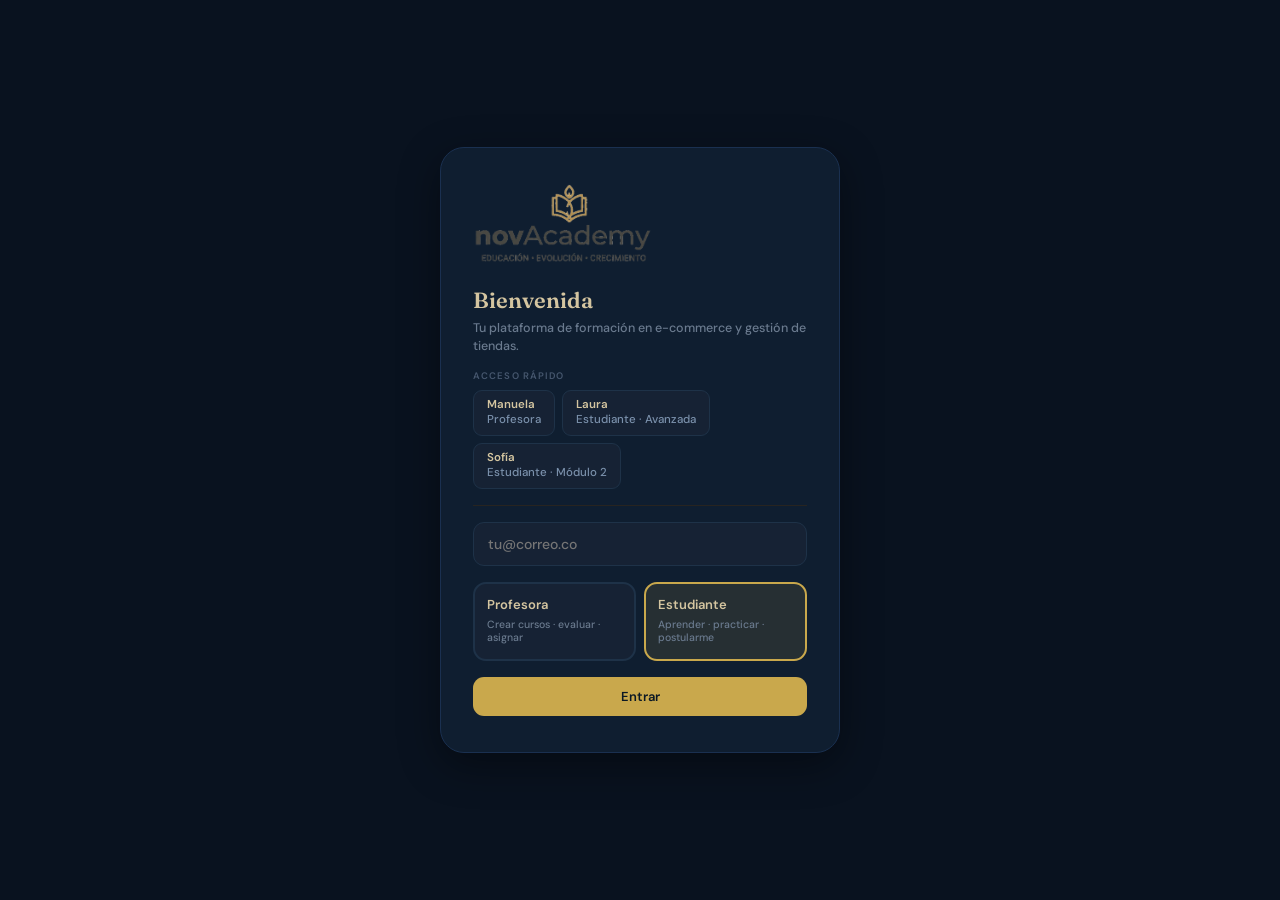
<file: novacademy.html>
<!DOCTYPE html>
<html lang="es">
<head>
<meta charset="UTF-8">
<meta name="viewport" content="width=device-width, initial-scale=1.0">
<title>novAcademy</title>
<link rel="icon" href="data:image/svg+xml,<svg xmlns='http://www.w3.org/2000/svg' viewBox='0 0 100 100'><text y='.9em' font-size='90'>🎓</text></svg>">
<script>(function(){var m=localStorage.getItem('na_modo');var t=localStorage.getItem('na_tema');if(m)document.documentElement.setAttribute('data-modo',m);if(t)document.documentElement.setAttribute('data-tema',t);})()</script>
<link rel="preconnect" href="https://fonts.googleapis.com">
<link rel="preconnect" href="https://fonts.gstatic.com" crossorigin>
<link href="https://fonts.googleapis.com/css2?family=Fraunces:opsz,wght@9..144,400;9..144,600;9..144,700&family=DM+Sans:wght@400;500;600;700&display=swap" rel="stylesheet">
<style>
/* ─── TOKENS BASE ─────────────────────────────────────── */
:root{
  --acc:#3A5FAD;--acc-d:#2A4680;--acc-lo:#d4dff5;--acc-hi:#6a8fd6;--acc-ink:#f0f4ff;
  --s-bg:#f8f7f5;--s-card:#ffffff;--s-dark:#f0ede8;--s-dark2:#e8e3dc;--s-dark3:#ddd7ce;
  --s-line:#e4dfd8;--s-line2:#ede9e3;--s-deep:#ece7e0;
  --t-ink:#1c1a18;--t-ink2:#3a3630;--t-mut:#7a7068;--t-mut2:#a8a098;--t-ondark:#f7f3ee;--t-ondark-mut:#ccc4ba;
  --amber:#fef3e2;--amber-line:#f5d99a;
}
@media(prefers-color-scheme:dark){
  :root:not([data-modo="claro"]){
    --acc:#7A9DD8;--acc-d:#7A9DD8;--acc-lo:#1c2d4d;--acc-hi:#9bb5e8;--acc-ink:#0e1826;
    --s-bg:#181714;--s-card:#1f1e1b;--s-dark:#252320;--s-dark2:#2b2926;--s-dark3:#312f2b;
    --s-line:#302d29;--s-line2:#272420;--s-deep:#1a1917;
    --t-ink:#f2ede8;--t-ink2:#d4cfc8;--t-mut:#8a8278;--t-mut2:#5e584f;--t-ondark:#f7f3ee;--t-ondark-mut:#9a938a;
    --amber:#1f1a0d;--amber-line:#3a2f0a;
  }
}
:root[data-modo="oscuro"]{
  --acc:#7A9DD8;--acc-d:#7A9DD8;--acc-lo:#1c2d4d;--acc-hi:#9bb5e8;--acc-ink:#0e1826;
  --s-bg:#181714;--s-card:#1f1e1b;--s-dark:#252320;--s-dark2:#2b2926;--s-dark3:#312f2b;
  --s-line:#302d29;--s-line2:#272420;--s-deep:#1a1917;
  --t-ink:#f2ede8;--t-ink2:#d4cfc8;--t-mut:#8a8278;--t-mut2:#5e584f;--t-ondark:#f7f3ee;--t-ondark-mut:#9a938a;
  --amber:#1f1a0d;--amber-line:#3a2f0a;
}
:root[data-tema="verde"]{--acc:#4e7c40;--acc-d:#3a6030;--acc-lo:#daebd4;--acc-hi:#7aad6a;--acc-ink:#112008;}
:root[data-tema="verde"][data-modo="oscuro"]{--acc:#82c070;--acc-d:#82c070;--acc-lo:#162010;--acc-hi:#9dd48a;}
:root[data-tema="terracota"]{--acc:#b8603a;--acc-d:#8e4228;--acc-lo:#f5ddd2;--acc-hi:#d68a68;--acc-ink:#2a1108;}
:root[data-tema="terracota"][data-modo="oscuro"]{--acc:#d98f72;--acc-d:#d98f72;--acc-lo:#2a1108;--acc-hi:#e8a888;}
:root[data-tema="amarillo"]{--acc:#9a7a20;--acc-d:#7a5e10;--acc-lo:#f6eacf;--acc-hi:#c8a84a;--acc-ink:#251900;}
:root[data-tema="amarillo"][data-modo="oscuro"]{--acc:#d4b060;--acc-d:#d4b060;--acc-lo:#1e1600;--acc-hi:#e0c878;}

/* ─── RESET ───────────────────────────────────────────── */
*,*::before,*::after{box-sizing:border-box;margin:0;padding:0;}
body{font:400 14px/1.5 'DM Sans',sans-serif;background:var(--s-bg);color:var(--t-ink);-webkit-font-smoothing:antialiased;min-height:100vh;}
button{border:none;background:none;cursor:pointer;font:inherit;color:inherit;}
input,textarea,select{font:inherit;color:inherit;}
a{color:inherit;text-decoration:none;}

/* ─── LOGIN ───────────────────────────────────────────── */
#login{min-height:100vh;display:flex;align-items:center;justify-content:center;padding:24px;background:var(--s-bg);}
.lcard{background:var(--s-card);border:1px solid var(--s-line2);border-radius:24px;padding:36px 32px;width:100%;max-width:400px;display:flex;flex-direction:column;gap:24px;box-shadow:0 8px 40px rgba(0,0,0,.07);}
.lbrand{display:flex;flex-direction:column;gap:0;}
.lbrand-img{max-width:180px;height:auto;}
/* Logo modo claro/oscuro */
.lbrand-light,.sb-logo-light{display:none!important;}
.lbrand-dark,.sb-logo-dark{display:block!important;}
[data-modo="claro"] .lbrand-dark,[data-modo="claro"] .sb-logo-dark{display:none!important;}
[data-modo="claro"] .lbrand-light,[data-modo="claro"] .sb-logo-light{display:block!important;}
@media(prefers-color-scheme:light){
  :root:not([data-modo="oscuro"]) .lbrand-dark,:root:not([data-modo="oscuro"]) .sb-logo-dark{display:none!important;}
  :root:not([data-modo="oscuro"]) .lbrand-light,:root:not([data-modo="oscuro"]) .sb-logo-light{display:block!important;}
}
.lstep{display:none;flex-direction:column;gap:16px;}
.lstep.on{display:flex;}
.lh{font:600 22px/1.1 'Fraunces',serif;color:var(--t-ink);}
.ls{font:500 12.5px/1.5 'DM Sans';color:var(--t-mut);}
.linp{background:var(--s-dark);border:1px solid var(--s-line);border-radius:11px;padding:12px 14px;font:500 14px/1 'DM Sans';color:var(--t-ink);outline:none;width:100%;}
.linp:focus{border-color:var(--acc);}
.lbtn{background:var(--acc-d);color:var(--acc-ink);font:600 13px/1 'DM Sans';padding:13px 20px;border-radius:11px;cursor:pointer;text-align:center;}
.lbtn:hover{opacity:.9;}
.lbtn.sec{background:var(--s-dark);color:var(--t-mut2);}
.lqlogin{display:flex;flex-direction:column;gap:8px;}
.lqlbl{font:600 9.5px/1 'DM Sans';letter-spacing:1.1px;color:var(--t-mut2);}
.lqrow{display:flex;gap:7px;flex-wrap:wrap;}
.lqbtn{background:var(--s-dark);border:1px solid var(--s-line);border-radius:9px;padding:8px 13px;font:500 11.5px/1.2 'DM Sans';color:var(--t-mut2);cursor:pointer;display:flex;flex-direction:column;gap:3px;}
.lqbtn:hover{border-color:var(--acc);color:var(--acc-d);}
.lqbtn b{font:600 11.5px/1 'DM Sans';color:var(--t-ink);}
.lrol-sel{display:grid;grid-template-columns:1fr 1fr;gap:8px;}
.lrol{background:var(--s-dark);border:2px solid var(--s-line);border-radius:13px;padding:14px 12px;cursor:pointer;display:flex;flex-direction:column;gap:5px;transition:border-color .15s;}
.lrol.on{border-color:var(--acc-d);background:var(--acc-lo);}
.lrol-nm{font:600 13px/1.1 'DM Sans';color:var(--t-ink);}
.lrol-sub{font:500 10.5px/1.3 'DM Sans';color:var(--t-mut);}

/* ─── APP SHELL ───────────────────────────────────────── */
#app{display:none;min-height:100vh;}
#app.on{display:grid;grid-template-columns:220px 1fr;}
/* En el teléfono la barra se apila arriba del contenido. Sin esto medía
   una pantalla completa de alto y había que pasarla entera para llegar
   a lo que se venía a ver. */
@media(max-width:720px){
  #app.on{grid-template-columns:1fr;}
  #sidebar{height:auto;position:static;border-right:none;border-bottom:1px solid var(--s-line2);}
  #sidebar .sb-nav{display:flex;flex-wrap:wrap;gap:4px;}
}

/* ─── SIDEBAR ─────────────────────────────────────────── */
#sidebar{background:var(--s-card);border-right:1px solid var(--s-line2);display:flex;flex-direction:column;height:100vh;position:sticky;top:0;overflow-y:auto;z-index:10;}
.sb-brand{padding:22px 18px 16px;border-bottom:1px solid var(--s-line2);}
.sb-mark{font:700 14px/1 'DM Sans';letter-spacing:3px;color:var(--acc-d);}
.sb-rol{font:500 10.5px/1 'DM Sans';color:var(--t-mut2);margin-top:5px;}
.sb-user{display:flex;align-items:center;gap:9px;padding:13px 18px;border-bottom:1px solid var(--s-line2);}
.sb-av{width:32px;height:32px;border-radius:50%;background:var(--acc-lo);color:var(--acc-d);font:600 12px/32px 'DM Sans';text-align:center;flex-shrink:0;}
.sb-uname{font:600 12.5px/1.2 'DM Sans';color:var(--t-ink);}
.sb-urole{font:500 10px/1 'DM Sans';color:var(--t-mut2);}
.sb-nav{flex:1;padding:10px 8px;}
.navg{padding:10px 0 4px;}
.navg-lbl{font:600 9px/1 'DM Sans';letter-spacing:1.3px;color:var(--t-mut2);padding:6px 10px 4px;}
.ni{font:500 12.5px/1 'DM Sans';color:var(--t-mut2);padding:9px 11px;border-radius:9px;cursor:pointer;display:flex;align-items:center;gap:8px;}
.ni:hover{background:var(--s-dark);color:var(--t-ink);}
.ni.on{background:var(--acc-lo);color:var(--acc-d);font-weight:600;}
.ni-ico{width:16px;height:16px;opacity:.6;}
.ni.on .ni-ico{opacity:1;}
.sb-foot{padding:12px 18px;border-top:1px solid var(--s-line2);}
.sb-logout{font:500 11.5px/1 'DM Sans';color:var(--t-mut2);cursor:pointer;padding:6px 0;}
.sb-logout:hover{color:var(--t-ink);}
.sb-modo{display:flex;align-items:center;gap:5px;padding-top:8px;}
.sb-mbtn{font:600 10px/1 'DM Sans';padding:5px 9px;border-radius:7px;background:var(--s-dark);color:var(--t-mut2);cursor:pointer;}
.sb-mbtn.on{background:var(--acc-d);color:var(--acc-ink);}
.sb-cdots{display:flex;gap:5px;margin-top:8px;align-items:center;}
.sb-cdot{width:14px;height:14px;border-radius:50%;cursor:pointer;transition:transform .15s;border:2.5px solid transparent;}
.sb-cdot.on{border-color:var(--t-mut2);transform:scale(1.2);}

/* ─── MAIN ────────────────────────────────────────────── */
#main{min-width:0;display:flex;flex-direction:column;}
#topbar{display:flex;align-items:center;gap:12px;padding:16px 24px;border-bottom:1px solid var(--s-line2);background:var(--s-card);position:sticky;top:0;z-index:5;}
#ptitle{font:600 16px/1 'Fraunces',serif;color:var(--t-ink);flex:1;}
#content{padding:20px 24px;display:flex;flex-direction:column;gap:20px;max-width:900px;}

/* ─── VIEWS ───────────────────────────────────────────── */
.view{display:none;flex-direction:column;gap:16px;}
.view.on{display:flex;}

/* ─── COMMON ──────────────────────────────────────────── */
.card{background:var(--s-card);border:1px solid var(--s-line2);border-radius:16px;padding:18px;display:flex;flex-direction:column;gap:12px;}
.card-h{display:flex;align-items:center;justify-content:space-between;gap:8px;}
.ct{font:600 13px/1 'Fraunces',serif;color:var(--t-ink);}
.cl{font:500 11.5px/1 'DM Sans';color:var(--acc-d);cursor:pointer;}
.kgrid{display:grid;grid-template-columns:repeat(auto-fill,minmax(140px,1fr));gap:10px;}
.kc{background:var(--s-card);border:1px solid var(--s-line2);border-radius:13px;padding:13px 14px;display:flex;flex-direction:column;gap:5px;}
.kc.a{border-left:4px solid var(--acc-d);}
.kc.g{border-left:4px solid #4e7c40;}
.kc.r{border-left:4px solid #b24c3c;}
.kc.w{border-left:4px solid #b89040;}
.klbl{font:600 9px/1 'DM Sans';letter-spacing:1.2px;color:var(--t-mut2);}
.kval{font:700 24px/1 'Fraunces',serif;color:var(--t-ink);}
.ksub{font:500 10.5px/1.3 'DM Sans';color:var(--t-mut);}
.slbl{font:600 9.5px/1 'DM Sans';letter-spacing:1.1px;color:var(--t-mut2);}
.dline{height:1px;background:var(--s-line2);}
.bd{font:600 10px/1 'DM Sans';letter-spacing:.4px;padding:4px 9px;border-radius:20px;white-space:nowrap;}
.bd-g{background:#d6e8cd;color:#3a5e2f;}
.bd-r{background:#f5d9d6;color:#8f2f28;}
.bd-w{background:#f5e9c8;color:#7a5c18;}
.bd-a{background:var(--acc-lo);color:var(--acc-d);}
.bd-m{background:#e8e0d5;color:#5a5048;}
.g2{display:grid;grid-template-columns:1fr 1fr;gap:14px;}
@media(max-width:600px){.g2{grid-template-columns:1fr;}}
.nsavebtn{background:var(--acc-d);color:var(--acc-ink);font:600 12px/1 'DM Sans';padding:11px 16px;border-radius:11px;cursor:pointer;align-self:flex-start;}
.nsavebtn:hover{opacity:.9;}
.narea{width:100%;min-height:60px;resize:vertical;background:var(--s-bg);border:1px solid var(--s-line);border-radius:11px;padding:10px 12px;font:500 12.5px/1.6 'DM Sans';color:var(--t-ink);outline:none;}
.narea:focus{border-color:var(--acc);}
.ninp{background:var(--s-bg);border:1px solid var(--s-line);border-radius:10px;padding:9px 12px;font:500 13px/1 'DM Sans';color:var(--t-ink);outline:none;width:100%;}
.ninp:focus{border-color:var(--acc);}
#toast{position:fixed;bottom:24px;left:50%;transform:translateX(-50%) translateY(12px);background:var(--t-ink);color:var(--s-bg);font:600 13px/1 'DM Sans';padding:10px 18px;border-radius:20px;opacity:0;transition:opacity .2s,transform .2s;pointer-events:none;z-index:999;white-space:nowrap;}
#toast.on{opacity:1;transform:translateX(-50%) translateY(0);}

/* ─── PROGRESS BAR ────────────────────────────────────── */
.pbar{height:7px;border-radius:20px;background:var(--s-dark2);overflow:hidden;}
.pfill{height:100%;border-radius:20px;background:var(--acc-d);transition:width .4s;}
.pfill.g{background:#4e7c40;}
.pfill.w{background:#b89040;}

/* ─── MÓDULO CARD ─────────────────────────────────────── */
.mod-card{background:var(--s-card);border:1px solid var(--s-line2);border-radius:14px;padding:15px;display:flex;gap:14px;align-items:flex-start;cursor:pointer;transition:border-color .15s;}
.mod-card:hover{border-color:var(--s-line);}
.mod-card.lock{opacity:.55;cursor:default;}
.mod-num{width:36px;height:36px;border-radius:10px;background:var(--acc-lo);color:var(--acc-d);font:700 14px/36px 'Fraunces',serif;text-align:center;flex-shrink:0;}
.mod-card.done .mod-num{background:#d6e8cd;color:#3a5e2f;}
.mod-card.lock .mod-num{background:var(--s-dark2);color:var(--t-mut2);}
.mod-info{flex:1;min-width:0;}
.mod-nm{font:600 13.5px/1.2 'DM Sans';color:var(--t-ink);}
.mod-sub{font:500 11px/1.4 'DM Sans';color:var(--t-mut);margin-top:4px;}
.mod-meta{display:flex;gap:8px;align-items:center;margin-top:6px;flex-wrap:wrap;}
.mod-dur{font:500 10.5px/1 'DM Sans';color:var(--t-mut2);}
.mod-badge{font:600 9px/1 'DM Sans';letter-spacing:.6px;padding:3px 8px;border-radius:10px;}
.mod-badge.done{background:#d6e8cd;color:#3a5e2f;}
.mod-badge.active{background:var(--acc-lo);color:var(--acc-d);}
.mod-badge.lock{background:var(--s-dark2);color:var(--t-mut2);}
.mod-detail{display:none;flex-direction:column;gap:12px;border-top:1px solid var(--s-line2);margin-top:12px;padding-top:12px;}
.mod-card.open .mod-detail{display:flex;}

/* ─── ESTUDIANTE ROW ──────────────────────────────────── */
.est-row{background:var(--s-card);border:1px solid var(--s-line2);border-radius:12px;padding:13px 15px;display:flex;align-items:center;gap:12px;flex-wrap:wrap;}
.est-av{width:34px;height:34px;border-radius:50%;background:var(--acc-lo);color:var(--acc-d);font:600 12px/34px 'DM Sans';text-align:center;flex-shrink:0;}
.est-info{flex:1;min-width:100px;}
.est-nm{font:600 13px/1.2 'DM Sans';color:var(--t-ink);}
.est-sub{font:500 10.5px/1.3 'DM Sans';color:var(--t-mut);margin-top:3px;}
.est-prog{display:flex;flex-direction:column;gap:4px;min-width:110px;}
.est-pct{font:600 11px/1 'DM Sans';color:var(--acc-d);text-align:right;}

/* ─── EVALUACIÓN ──────────────────────────────────────── */
.eval-q{background:var(--s-card);border:1px solid var(--s-line2);border-radius:13px;padding:16px;display:flex;flex-direction:column;gap:12px;}
.eval-qn{font:600 13px/1.4 'DM Sans';color:var(--t-ink);}
.eval-ops{display:flex;flex-direction:column;gap:7px;}
.eval-op{display:flex;align-items:center;gap:9px;background:var(--s-dark);border:1px solid var(--s-line);border-radius:9px;padding:10px 12px;cursor:pointer;}
.eval-op:hover{border-color:var(--acc);}
.eval-op.sel{border-color:var(--acc-d);background:var(--acc-lo);}
.eval-op.correct{border-color:#4e7c40;background:#d6e8cd;}
.eval-op.wrong{border-color:#b24c3c;background:#f5d9d6;}
.eval-radio{width:14px;height:14px;border-radius:50%;border:2px solid var(--s-line);flex-shrink:0;}
.eval-op.sel .eval-radio{background:var(--acc-d);border-color:var(--acc-d);}
.eval-opt{font:500 12.5px/1.4 'DM Sans';color:var(--t-ink2);}

/* ─── OPORTUNIDAD CARD ────────────────────────────────── */
.opp-card{background:var(--s-card);border:1px solid var(--s-line2);border-radius:14px;padding:16px;display:flex;flex-direction:column;gap:10px;}
.opp-head{display:flex;align-items:flex-start;justify-content:space-between;gap:8px;flex-wrap:wrap;}
.opp-nm{font:600 14px/1.2 'Fraunces',serif;color:var(--t-ink);}
.opp-sub{font:500 11.5px/1.4 'DM Sans';color:var(--t-mut);margin-top:3px;}
.opp-req{display:flex;flex-wrap:wrap;gap:6px;}
.opp-tag{background:var(--s-dark2);color:var(--t-mut2);font:500 10.5px/1 'DM Sans';padding:4px 9px;border-radius:10px;}
.opp-apply{background:var(--acc-d);color:var(--acc-ink);font:600 11.5px/1 'DM Sans';padding:10px 16px;border-radius:10px;cursor:pointer;text-align:center;}
.opp-apply:hover{opacity:.9;}
.opp-locked{background:var(--s-dark2);color:var(--t-mut2);font:600 11.5px/1 'DM Sans';padding:10px 16px;border-radius:10px;text-align:center;opacity:.6;}

/* ─── PRÁCTICA DEMO ───────────────────────────────────── */
.demo-banner{background:linear-gradient(135deg,var(--acc-d),var(--acc));color:var(--acc-ink);border-radius:16px;padding:22px 20px;display:flex;flex-direction:column;gap:10px;}
.demo-lbl{font:600 9.5px/1 'DM Sans';letter-spacing:1.3px;opacity:.75;}
.demo-h{font:600 22px/1.1 'Fraunces',serif;}
.demo-sub{font:500 12px/1.6 'DM Sans';opacity:.8;}
.demo-btn{background:rgba(255,255,255,.18);backdrop-filter:blur(6px);color:var(--acc-ink);font:600 12px/1 'DM Sans';padding:11px 18px;border-radius:11px;cursor:pointer;align-self:flex-start;border:1px solid rgba(255,255,255,.25);}
.demo-btn:hover{background:rgba(255,255,255,.26);}

/* ─── DCARD ───────────────────────────────────────────── */
.dcard{background:var(--acc-d);color:var(--acc-ink);border-radius:14px;padding:18px;display:flex;flex-direction:column;gap:8px;}

/* ─── CALIFICACIÓN ────────────────────────────────────── */
.nota-ring{width:72px;height:72px;border-radius:50%;display:flex;align-items:center;justify-content:center;flex-shrink:0;}
.nota-ring.g{background:#d6e8cd;color:#3a5e2f;}
.nota-ring.r{background:#f5d9d6;color:#8f2f28;}
.nota-ring.w{background:#f5e9c8;color:#7a5c18;}
.nota-val{font:700 26px/1 'Fraunces',serif;}
.nota-sub{font:600 9px/1 'DM Sans';letter-spacing:.8px;}

/* ─── CHAT FAB ────────────────────────────────────────── */
.chat-fab{position:fixed;bottom:24px;right:22px;width:50px;height:50px;border-radius:50%;background:var(--acc-d);color:var(--acc-ink);display:none;align-items:center;justify-content:center;cursor:pointer;box-shadow:0 4px 18px rgba(0,0,0,.2);z-index:500;transition:transform .15s;}
.chat-fab:hover{transform:scale(1.07);}
.chat-panel{position:fixed;bottom:0;right:0;width:340px;max-width:100vw;height:480px;max-height:88vh;background:var(--s-card);border:1px solid var(--s-line2);border-radius:20px 20px 0 0;box-shadow:0 -6px 36px rgba(0,0,0,.15);z-index:600;display:none;flex-direction:column;overflow:hidden;}
.chat-panel.on{display:flex;}
.chat-head{display:flex;align-items:center;gap:9px;padding:13px 15px 11px;border-bottom:1px solid var(--s-line2);flex-shrink:0;}
.chat-lbl{font:600 13px/1 'Fraunces',serif;color:var(--t-ink);flex:1;}
.chat-close{font:600 18px/1 'DM Sans';color:var(--t-mut2);cursor:pointer;padding:2px 6px;}
.bot-msgs{flex:1;overflow-y:auto;padding:12px 12px 8px;display:flex;flex-direction:column;gap:9px;}
.bot-msg{max-width:84%;padding:10px 12px;border-radius:14px;font:500 12.5px/1.55 'DM Sans';}
.bot-msg.bot{background:var(--s-dark);color:var(--t-ink2);align-self:flex-start;border-bottom-left-radius:4px;}
.bot-msg.user{background:var(--acc-d);color:var(--acc-ink);align-self:flex-end;border-bottom-right-radius:4px;}
.bot-who{font:600 9.5px/1 'DM Sans';letter-spacing:1px;color:var(--acc-d);margin-bottom:4px;}
.bot-foot{padding:9px 11px;border-top:1px solid var(--s-line2);display:flex;gap:7px;flex-shrink:0;}
.bot-inp{flex:1;background:var(--s-bg);border:1px solid var(--s-line);border-radius:20px;padding:8px 13px;font:500 12px/1 'DM Sans';color:var(--t-ink);outline:none;}
.bot-inp:focus{border-color:var(--acc);}
.bot-send{background:var(--acc-d);color:var(--acc-ink);border-radius:50%;width:34px;height:34px;display:flex;align-items:center;justify-content:center;cursor:pointer;flex-shrink:0;}
.bot-qs{padding:0 10px 8px;display:flex;flex-wrap:wrap;gap:5px;}
.bot-q{background:var(--s-dark);border:1px solid var(--s-line);border-radius:14px;padding:5px 11px;font:500 10.5px/1 'DM Sans';color:var(--t-mut2);cursor:pointer;}
.bot-q:hover{border-color:var(--acc);color:var(--acc-d);}

/* ── Nova brand harmony ───────────────────────────────── */
#sidebar{background:#0b1824!important;border-right:1px solid #192d42!important;}
#sidebar .sb-brand{border-bottom-color:#192d42!important;}
#sidebar .sb-mark{color:#c9a84c!important;}
#sidebar .sb-rol{color:#6a7a8e!important;}
#sidebar .sb-user{border-bottom-color:#192d42!important;}
#sidebar .sb-av{background:rgba(201,168,76,.15)!important;color:#c9a84c!important;}
#sidebar .sb-uname{color:#d4c5a0!important;}
#sidebar .sb-urole{color:#6a7a8e!important;}
#sidebar .navg-lbl{color:#46576e!important;}
#sidebar .ni{color:#7a90ab!important;}
#sidebar .ni:hover{background:rgba(201,168,76,.07)!important;color:#d4c5a0!important;}
#sidebar .ni.on{background:rgba(201,168,76,.14)!important;color:#e8dfc0!important;}
#sidebar .sb-foot{border-top-color:#192d42!important;}
#sidebar .sb-logout{color:#6a7a8e!important;}
#sidebar .sb-mbtn{background:rgba(255,255,255,.06)!important;color:#7a90ab!important;}
#sidebar .sb-mbtn.on{background:#c9a84c!important;color:#0b1824!important;}
#sidebar .sb-cdot.on{border-color:#c9a84c!important;}
#login{background:#09121f!important;}
.lcard{background:#0f1e30!important;border-color:#1a3050!important;box-shadow:0 12px 40px rgba(0,0,0,.4)!important;}
.lcard .lh{color:#d4c5a0!important;}
.lcard .ls{color:#6a7a8e!important;}
.lcard .lbrand-img{filter:brightness(1.05);}
.lcard .linp{background:#162234!important;border-color:#1e3248!important;color:#d4c5a0!important;}
.lcard .linp:focus{border-color:#c9a84c!important;}
.lcard .lbtn{background:#c9a84c!important;color:#0b1824!important;}
.lcard .lqlbl{color:#46576e!important;}
.lcard .lqbtn{background:#162234!important;border-color:#1e3248!important;color:#7a90ab!important;}
.lcard .lqbtn b{color:#d4c5a0!important;}
.lcard .lqbtn:hover{border-color:#c9a84c!important;color:#c9a84c!important;}
.lcard .lrol{background:#162234!important;border-color:#1e3248!important;}
.lcard .lrol.on{background:rgba(201,168,76,.12)!important;border-color:#c9a84c!important;}
.lcard .lrol-nm{color:#d4c5a0!important;}
.lcard .lrol-sub{color:#6a7a8e!important;}
</style>
</head>
<body>

<!-- ══════════════════ LOGIN ══════════════════ -->
<div id="login">
  <div class="lcard">
    <div class="lbrand">
      <img src="logo-novacademy.png" alt="novAcademy" class="lbrand-img lbrand-dark" style="max-width:180px;height:auto;">
      <img src="logo-novacademy-claro.png" alt="novAcademy" class="lbrand-img lbrand-light" style="max-width:180px;height:auto;display:none;">
    </div>

    <!-- Step 1: email -->
    <div class="lstep on" id="s1">
      <div>
        <div class="lh">Bienvenida</div>
        <div class="ls" style="margin-top:6px;">Tu plataforma de formación en e-commerce y gestión de tiendas.</div>
      </div>
      <div class="lqlogin">
        <div class="lqlbl">ACCESO RÁPIDO</div>
        <div class="lqrow">
          <div class="lqbtn" onclick="quickLogin('manuela@nova.co','profesor')"><b>Manuela</b>Profesora</div>
          <div class="lqbtn" onclick="quickLogin('laura@novacademy.co','estudiante')"><b>Laura</b>Estudiante · Avanzada</div>
          <div class="lqbtn" onclick="quickLogin('sofia@novacademy.co','estudiante')"><b>Sofía</b>Estudiante · Módulo 2</div>
        </div>
      </div>
      <div class="dline"></div>
      <input class="linp" id="em" type="email" placeholder="tu@correo.co" oninput="inferRol()">
      <div class="lrol-sel" id="rol-sel">
        <div class="lrol" id="rl-p" onclick="selRol('profesor')"><div class="lrol-nm">Profesora</div><div class="lrol-sub">Crear cursos · evaluar · asignar</div></div>
        <div class="lrol" id="rl-e" onclick="selRol('estudiante')"><div class="lrol-nm">Estudiante</div><div class="lrol-sub">Aprender · practicar · postularme</div></div>
      </div>
      <div class="lbtn" onclick="enterApp()">Entrar</div>
    </div>
  </div>
</div>

<!-- ══════════════════ APP ══════════════════ -->
<div id="app">
  <!-- SIDEBAR -->
  <div id="sidebar">
    <div class="sb-brand">
      <img src="logo-novacademy.png" alt="novAcademy" class="sb-logo-img sb-logo-dark" style="max-width:130px;height:auto;">
      <img src="logo-novacademy-claro.png" alt="novAcademy" class="sb-logo-img sb-logo-light" style="max-width:130px;height:auto;display:none;">
      <div class="sb-rol" id="sb-rol" style="margin-top:5px;">Profesora · Formación</div>
    </div>
    <div class="sb-user">
      <div class="sb-av" id="sb-av">M</div>
      <div><div class="sb-uname" id="sb-uname">Manuela</div><div class="sb-urole" id="sb-urole">Profesora</div></div>
    </div>
    <nav class="sb-nav" id="sb-nav">
      <!-- rendered by buildNav() -->
    </nav>
    <div class="sb-foot">
      <div class="sb-modo">
        <div class="sb-mbtn" id="bcl" onclick="setModo('claro')">Claro</div>
        <div class="sb-mbtn on" id="bos" onclick="setModo('oscuro')">Oscuro</div>
      </div>
      <div class="sb-cdots">
        <div class="sb-cdot" data-t="azul"   style="background:#3A5FAD;" onclick="setTema('azul')"></div>
        <div class="sb-cdot" data-t="verde"   style="background:#4e7c40;" onclick="setTema('verde')"></div>
        <div class="sb-cdot" data-t="terracota" style="background:#b8603a;" onclick="setTema('terracota')"></div>
        <div class="sb-cdot" data-t="amarillo"  style="background:#9a7a20;" onclick="setTema('amarillo')"></div>
      </div>
      <div class="sb-logout" onclick="logout()">Cerrar sesión</div>
    </div>
  </div>

  <!-- MAIN -->
  <div id="main">
    <div id="topbar">
      <div id="ptitle">Dashboard</div>
      <span class="bd bd-a" id="toprol">Profesora</span>
    </div>
    <div id="content">

      <!-- ══════════════════ PROFESOR: DASHBOARD ══════════════════ -->
      <div class="view" id="v-dashboard">
        <div class="kgrid" id="dash-kpi"></div>
        <div class="g2">
          <div class="card">
            <div class="card-h"><span class="ct">Estudiantes activas</span><span class="cl" onclick="go('estudiantes',null)">Ver todas →</span></div>
            <div style="display:flex;flex-direction:column;gap:9px;" id="dash-ests"></div>
          </div>
          <div class="card">
            <div class="card-h"><span class="ct">Evaluaciones recientes</span></div>
            <div style="display:flex;flex-direction:column;gap:9px;" id="dash-evals"></div>
          </div>
        </div>
        <div class="card">
          <div class="card-h"><span class="ct">Oportunidades activas</span><span class="cl" onclick="go('oportunidades',null)">Gestionar →</span></div>
          <div style="display:flex;flex-direction:column;gap:8px;" id="dash-opps"></div>
        </div>
      </div>

      <!-- ══════════════════ PROFESOR: CURSOS ══════════════════ -->
      <div class="view" id="v-cursos">
        <p style="font:500 12.5px/1.5 'DM Sans';color:var(--t-mut);">Los módulos del programa. Toca uno para ver el contenido, editarlo o ver quién lo ha completado.</p>
        <div style="display:flex;flex-direction:column;gap:10px;" id="cursos-list"></div>
        <div class="card" style="border:2px dashed var(--s-line);background:var(--s-dark);cursor:pointer;" onclick="showToast('Módulo nuevo creado — comienza a editarlo')">
          <div style="text-align:center;color:var(--t-mut2);font:600 13px/1 'DM Sans';">+ Nuevo módulo</div>
        </div>
      </div>

      <!-- ══════════════════ PROFESOR: ESTUDIANTES ══════════════════ -->
      <div class="view" id="v-estudiantes">
        <p style="font:500 12.5px/1.5 'DM Sans';color:var(--t-mut);">Todas las estudiantes inscritas. Toca una para ver su progreso detallado, sus evaluaciones y dejarle una nota.</p>
        <div class="kgrid" id="est-kpi"></div>
        <div style="display:flex;flex-direction:column;gap:9px;" id="est-list"></div>
      </div>

      <!-- ══════════════════ PROFESOR: EVALUACIONES ══════════════════ -->
      <div class="view" id="v-evaluaciones">
        <p style="font:500 12.5px/1.5 'DM Sans';color:var(--t-mut);">Evaluaciones entregadas. Revisa cada una, ajusta el puntaje si necesario y deja retroalimentación.</p>
        <div style="display:flex;flex-direction:column;gap:10px;" id="eval-list-prof"></div>
      </div>

      <!-- ══════════════════ PROFESOR: OPORTUNIDADES ══════════════════ -->
      <div class="view" id="v-oportunidades">
        <p style="font:500 12.5px/1.5 'DM Sans';color:var(--t-mut);">Vacantes de los clientes de Nova Empresarial que buscan gestoras o admins. Las estudiantes aprobadas las ven y se postulan.</p>
        <div style="display:flex;flex-direction:column;gap:12px;" id="opp-list-prof"></div>
        <div class="card" style="border:2px dashed var(--s-line);background:var(--s-dark);cursor:pointer;" onclick="showNuevaOpp()">
          <div style="text-align:center;color:var(--t-mut2);font:600 13px/1 'DM Sans';">+ Nueva oportunidad de empleo</div>
        </div>
        <div id="nueva-opp-form" class="card" style="display:none;border-color:var(--acc);">
          <div class="card-h"><span class="ct">Nueva oportunidad</span><span class="cl" onclick="showNuevaOpp()">Cancelar</span></div>
          <div class="g2">
            <div style="display:flex;flex-direction:column;gap:5px;"><div class="slbl" style="margin-bottom:4px;">NOMBRE DE LA EMPRESA / TIENDA</div><input class="ninp" placeholder="Ej: NutreaShop EC"></div>
            <div style="display:flex;flex-direction:column;gap:5px;"><div class="slbl" style="margin-bottom:4px;">ROL BUSCADO</div><select class="ninp"><option>Gestora de pedidos</option><option>Administradora</option><option>Gestora de novedades</option></select></div>
            <div style="display:flex;flex-direction:column;gap:5px;"><div class="slbl" style="margin-bottom:4px;">PUNTAJE MÍNIMO</div><input class="ninp" type="number" placeholder="70" value="75"></div>
            <div style="display:flex;flex-direction:column;gap:5px;"><div class="slbl" style="margin-bottom:4px;">MODALIDAD</div><select class="ninp"><option>Remoto</option><option>Presencial</option><option>Híbrido</option></select></div>
          </div>
          <div style="display:flex;flex-direction:column;gap:5px;"><div class="slbl" style="margin-bottom:4px;">DESCRIPCIÓN DEL PUESTO</div><textarea class="narea" style="min-height:56px;" placeholder="Qué hace, qué se espera, condiciones…"></textarea></div>
          <div class="nsavebtn" onclick="showToast('Oportunidad publicada ✓');showNuevaOpp()">Publicar vacante</div>
        </div>
      </div>

      <!-- ══════════════════ ESTUDIANTE: HOY ══════════════════ -->
      <div class="view" id="v-e-hoy">
        <div class="dcard" id="e-bienvenida">
          <div style="font:600 10px/1 'DM Sans';letter-spacing:1.3px;opacity:.7;">TU RUTA DE HOY</div>
          <div style="font:600 20px/1.15 'Fraunces',serif;" id="e-saludo">Hola, Laura</div>
          <div style="font:500 12px/1.6 'DM Sans';opacity:.82;" id="e-hint">Continúa donde lo dejaste. Tienes 1 evaluación pendiente este módulo.</div>
        </div>
        <div class="kgrid" id="e-kpi"></div>
        <div class="card">
          <div class="card-h"><span class="ct">Mi progreso por módulo</span></div>
          <div style="display:flex;flex-direction:column;gap:10px;" id="e-proglist"></div>
        </div>
        <div class="card">
          <div class="card-h"><span class="ct">Lo que sigue</span></div>
          <div style="display:flex;flex-direction:column;gap:8px;" id="e-sigue"></div>
        </div>
      </div>

      <!-- ══════════════════ ESTUDIANTE: MI RUTA ══════════════════ -->
      <div class="view" id="v-e-ruta">
        <p style="font:500 12.5px/1.5 'DM Sans';color:var(--t-mut);">Tu programa completo. Completa los módulos en orden para desbloquear la evaluación final y las oportunidades de trabajo.</p>
        <div style="display:flex;flex-direction:column;gap:10px;" id="e-ruta-list"></div>
      </div>

      <!-- ══════════════════ ESTUDIANTE: PRÁCTICA ══════════════════ -->
      <div class="view" id="v-e-practica">
        <div class="demo-banner">
          <div class="demo-lbl">PRÁCTICA CON EL SISTEMA REAL</div>
          <div class="demo-h">Nova Empresarial · Demo</div>
          <div class="demo-sub">Aquí practicas con la misma pantalla que usarás en el trabajo. Entra como gestora para hacer el ejercicio del módulo activo.</div>
          <div class="demo-btn" onclick="abrirDemo()">Abrir demo de Nova Empresarial →</div>
        </div>
        <div class="card">
          <div class="card-h"><span class="ct">Ejercicio de práctica · Módulo activo</span></div>
          <div id="practica-ejs" style="display:flex;flex-direction:column;gap:10px;"></div>
        </div>
        <div class="card" style="background:var(--amber);border-color:var(--amber-line);">
          <div class="slbl" style="color:var(--t-mut2);">NOTA IMPORTANTE</div>
          <p style="font:500 12px/1.6 'DM Sans';color:var(--t-mut);">El demo que abres aquí es una versión de entrenamiento con datos de ejemplo. No afecta tiendas reales. Todo lo que hagas en el demo cuenta para tu evaluación práctica.</p>
        </div>
      </div>

      <!-- ══════════════════ ESTUDIANTE: EVALUACIÓN ══════════════════ -->
      <div class="view" id="v-e-eval">
        <div id="eval-estado"></div>
        <div style="display:flex;flex-direction:column;gap:12px;" id="eval-qs"></div>
        <div id="eval-actions"></div>
      </div>

      <!-- ══════════════════ ESTUDIANTE: OPORTUNIDADES ══════════════════ -->
      <div class="view" id="v-e-opps">
        <div id="opps-lock-msg"></div>
        <div style="display:flex;flex-direction:column;gap:12px;" id="e-opp-list"></div>
      </div>

    </div><!-- /content -->
  </div><!-- /main -->
</div><!-- /app -->

<div id="toast"></div>

<!-- NOVA BOT FAB -->
<button class="chat-fab" id="chat-fab" onclick="toggleBot()" title="Nova Bot">
  <svg width="22" height="22" viewBox="0 0 24 24" fill="none" stroke="currentColor" stroke-width="2" stroke-linecap="round" stroke-linejoin="round"><circle cx="12" cy="12" r="4"/><path d="M12 2a10 10 0 0 1 0 20"/><path d="M12 2a10 10 0 0 0 0 20"/></svg>
</button>
<div class="chat-panel" id="chat-panel">
  <div class="chat-head">
    <div style="width:28px;height:28px;border-radius:50%;background:var(--acc-lo);display:flex;align-items:center;justify-content:center;">
      <svg width="14" height="14" viewBox="0 0 24 24" fill="none" stroke="var(--acc-d)" stroke-width="2.5"><circle cx="12" cy="12" r="4"/><path d="M12 2a10 10 0 0 1 0 20"/><path d="M12 2a10 10 0 0 0 0 20"/></svg>
    </div>
    <span class="chat-lbl">Nova Bot · Academia</span>
    <div class="chat-close" onclick="toggleBot()">×</div>
  </div>
  <div class="bot-msgs" id="bot-msgs"></div>
  <div class="bot-qs" id="bot-qs"></div>
  <div class="bot-foot">
    <input class="bot-inp" id="bot-inp" placeholder="Pregunta sobre el programa…" onkeydown="if(event.key==='Enter')sendBot()">
    <div class="bot-send" onclick="sendBot()">
      <svg width="14" height="14" viewBox="0 0 24 24" fill="none" stroke="currentColor" stroke-width="2.5" stroke-linecap="round" stroke-linejoin="round"><line x1="22" y1="2" x2="11" y2="13"/><polygon points="22 2 15 22 11 13 2 9 22 2"/></svg>
    </div>
  </div>
</div>

<script>
// ─── STATE ────────────────────────────────────────────
let ROL = 'profesor';
let NOMBRE = 'Manuela';
let TM = localStorage.getItem('na_tema') || 'azul';
let MD = localStorage.getItem('na_modo') || 'oscuro';
let evalSubmitted = false;
let botOpen = false;

// ─── DATA ─────────────────────────────────────────────
const MODULOS = [
  {n:1, nm:'Introducción al e-commerce y Nova',        dur:'45 min', temas:['Qué es Dropi y Shopify','Cómo funciona el modelo dropshipping','Por qué existe Nova y qué problema resuelve'], eval:'Quiz de 10 preguntas sobre el modelo de negocio'},
  {n:2, nm:'Gestión de pedidos desde el panel',        dur:'60 min', temas:['Cómo leer un pedido en Nova Empresarial','Estados del pedido: de confirmar a entregado','Cómo actualizar el estado y dejar nota'], eval:'Práctica guiada en el demo: actualizar 5 pedidos reales de ejemplo'},
  {n:3, nm:'Novedades y manejo de transportadora',     dur:'50 min', temas:['Qué es una novedad y por qué sucede','Tipos: dirección incorrecta, no había nadie, producto dañado','Cómo registrar intentos de contacto'], eval:'Simulación: resolver 3 novedades distintas en el demo'},
  {n:4, nm:'Comunicación con clientes · Scripts',      dur:'40 min', temas:['Tono y lenguaje adecuado por canal','Scripts para confirmar, reagendar y manejar quejas','Qué nunca decirle a un cliente'], eval:'Grabación de audio de 2 min con el script de confirmación'},
  {n:5, nm:'Metas, efectividad y comisiones',          dur:'35 min', temas:['Cómo se calcula la efectividad','Qué cuenta en la comisión variable','Cómo leer tu propio panel en Nova'], eval:'Ejercicio de cálculo: ¿cuánto ganas este mes con estos datos?'},
  {n:6, nm:'Evaluación final · Certificación',         dur:'90 min', temas:['Repaso de todos los módulos','Caso práctico real en el demo de Nova','Entrevista de simulación grabada'], eval:'Evaluación de 40 preguntas + caso práctico + nota mínima 75%'},
];
const ESTUDIANTES = [
  {nm:'Laura Moreno',    ini:'LM', email:'laura@novacademy.co',   mod:5, pct:88, nota:'91%', est:'Aprobada',  cl:'g', prog:[100,100,100,100,80,0]},
  {nm:'Sofía Salcedo',   ini:'SS', email:'sofia@novacademy.co',   mod:2, pct:35, nota:'—',   est:'En curso',  cl:'a', prog:[100,65,0,0,0,0]},
  {nm:'Valentina Ríos',  ini:'VR', email:'valentina@novacademy.co',mod:3, pct:52, nota:'78%', est:'En curso',  cl:'a', prog:[100,100,40,0,0,0]},
  {nm:'Daniela Parra',   ini:'DP', email:'daniela@novacademy.co', mod:1, pct:12, nota:'—',   est:'Iniciando', cl:'w', prog:[25,0,0,0,0,0]},
  {nm:'Camila Estrada',  ini:'CE', email:'camila@novacademy.co',  mod:6, pct:100,nota:'89%', est:'Certificada',cl:'g', prog:[100,100,100,100,100,100]},
];
const OPORTUNIDADES = [
  {nm:'NutreaShop EC', rol:'Gestora de pedidos', mod:'Remoto', req:'Módulo 5 completo · nota ≥75%', desc:'Gestión de pedidos Dropi en Ecuador. Turnos de 8h. Comisión por entrega + base fija.', pct:75, activa:true},
  {nm:'Dilore GT',     rol:'Gestora de novedades', mod:'Remoto', req:'Módulo 3 completo · nota ≥70%', desc:'Seguimiento de novedades en Guatemala. 30 pedidos/día promedio. Bono por resolución rápida.', pct:70, activa:true},
  {nm:'EcoFit CO',     rol:'Administradora', mod:'Híbrido', req:'Módulo 6 completo · nota ≥85%', desc:'Admin de operación en Colombia. Requiere manejo de equipo de 3 gestoras. Salario fijo más participación.', pct:85, activa:false},
];
const EVAL_QS = [
  {q:'¿Qué estado sigue cuando un pedido acaba de ser asignado a tu gestora?', ops:['Entregado','Por confirmar','En tránsito','Devuelto'], resp:1},
  {q:'Una clienta dice que no estaba en casa. ¿Qué estado asignas al pedido?', ops:['Devuelto','Entregado','Novedad','Cancelado'], resp:2},
  {q:'¿Cuántos intentos de contacto máximo se hacen antes de cerrar una novedad?', ops:['1 intento','2 intentos','3 intentos','4 intentos'], resp:2},
  {q:'¿Qué campo es OBLIGATORIO al cambiar el estado de un pedido?', ops:['El valor a cobrar','La nota de gestión','El número de tracking','La dirección exacta'], resp:1},
  {q:'¿Qué métrica te dice si estás cumpliendo tu meta mensual?', ops:['Pedidos asignados','% de efectividad','Valor total cobrado','Número de novedades'], resp:1},
];
let evalAnswers = new Array(EVAL_QS.length).fill(-1);

// ─── ROLES ────────────────────────────────────────────
const ROLES_MAP = {
  'manuela@nova.co':'profesor',
  'laura@novacademy.co':'estudiante',
  'sofia@novacademy.co':'estudiante',
  'valentina@novacademy.co':'estudiante',
  'daniela@novacademy.co':'estudiante',
  'camila@novacademy.co':'estudiante',
};
const NOMBRES_MAP = {
  'manuela@nova.co':'Manuela',
  'laura@novacademy.co':'Laura',
  'sofia@novacademy.co':'Sofía',
  'valentina@novacademy.co':'Valentina',
  'daniela@novacademy.co':'Daniela',
  'camila@novacademy.co':'Camila',
};

// ─── SELECTED ROL IN LOGIN ─────────────────────────────
let loginRol = 'estudiante';
function selRol(r){
  loginRol=r;
  document.getElementById('rl-p').classList.toggle('on',r==='profesor');
  document.getElementById('rl-e').classList.toggle('on',r==='estudiante');
}
function inferRol(){
  const em=(document.getElementById('em')?.value||'').toLowerCase().trim();
  const r=ROLES_MAP[em];
  if(r) selRol(r);
}
function quickLogin(email,rol){
  document.getElementById('em').value=email;
  selRol(rol);
  enterApp();
}

// ─── ENTER APP ─────────────────────────────────────────
function enterApp(){
  const email=(document.getElementById('em')?.value||'').toLowerCase().trim();
  localStorage.setItem('na_email',email);
  ROL = ROLES_MAP[email] || loginRol;
  NOMBRE = NOMBRES_MAP[email] || 'Estudiante';
  document.getElementById('login').style.display='none';
  document.getElementById('app').classList.add('on');
  document.getElementById('sb-uname').textContent=NOMBRE;
  document.getElementById('sb-urole').textContent=ROL==='profesor'?'Profesora':'Estudiante';
  document.getElementById('sb-av').textContent=NOMBRE[0];
  document.getElementById('sb-rol').textContent=ROL==='profesor'?'Profesora · Formación':'Estudiante · Operación';
  document.getElementById('toprol').textContent=ROL==='profesor'?'Profesora':'Estudiante';
  applyPrefs();
  buildNav();
  buildAll();
  document.getElementById('chat-fab').style.display='flex';
  initBot();
}
function logout(){
  document.getElementById('app').classList.remove('on');
  document.getElementById('login').style.display='flex';
  document.getElementById('chat-fab').style.display='none';
  document.getElementById('chat-panel').classList.remove('on');
  botOpen=false;
}

// ─── NAV ──────────────────────────────────────────────
const NAV_PROF = [
  {group:'ACADEMIA',items:[
    {id:'dashboard', label:'Dashboard'},
    {id:'cursos',    label:'Cursos y módulos'},
    {id:'estudiantes',label:'Estudiantes'},
    {id:'evaluaciones',label:'Evaluaciones'},
    {id:'oportunidades',label:'Oportunidades de trabajo'},
  ]}
];
const NAV_EST = [
  {group:'MI FORMACIÓN',items:[
    {id:'e-hoy',    label:'Mi jornada de hoy'},
    {id:'e-ruta',   label:'Mi ruta de aprendizaje'},
    {id:'e-practica',label:'Práctica con Nova'},
    {id:'e-eval',   label:'Mi evaluación'},
    {id:'e-opps',   label:'Oportunidades'},
  ]}
];
function buildNav(){
  const nav = ROL==='profesor'?NAV_PROF:NAV_EST;
  let h='';
  nav.forEach(g=>{
    h+=`<div class="navg"><div class="navg-lbl">${g.group}</div>`;
    g.items.forEach(it=>{
      h+=`<div class="ni" data-v="${it.id}" onclick="go('${it.id}',this)">${it.label}</div>`;
    });
    h+='</div>';
  });
  document.getElementById('sb-nav').innerHTML=h;
}
function go(view,el){
  document.querySelectorAll('.view').forEach(v=>v.classList.remove('on'));
  document.querySelectorAll('.ni').forEach(n=>n.classList.remove('on'));
  const vEl=document.getElementById('v-'+view);
  if(vEl) vEl.classList.add('on');
  if(el) el.classList.add('on');
  else{const m=document.querySelector('[data-v="'+view+'"]');if(m)m.classList.add('on');}
  const titles={dashboard:'Dashboard',cursos:'Cursos y módulos',estudiantes:'Estudiantes',evaluaciones:'Evaluaciones',oportunidades:'Oportunidades de trabajo','e-hoy':'Mi jornada de hoy','e-ruta':'Mi ruta de aprendizaje','e-practica':'Práctica con Nova','e-eval':'Mi evaluación','e-opps':'Oportunidades'};
  document.getElementById('ptitle').textContent=titles[view]||view;
}

// ─── BUILD ALL ─────────────────────────────────────────
function buildAll(){
  if(ROL==='profesor'){
    buildDashboard(); buildCursos(); buildEstudiantes(); buildEvaluaciones(); buildOportunidadesProf();
    go('dashboard',null);
  } else {
    const est=ESTUDIANTES.find(e=>e.nm===NOMBRE)||ESTUDIANTES[1];
    buildEHoy(est); buildERuta(est); buildEPractica(est); buildEEval(est); buildEOpps(est);
    go('e-hoy',null);
  }
}

// ─── PROFESOR: DASHBOARD ───────────────────────────────
function buildDashboard(){
  document.getElementById('dash-kpi').innerHTML=[
    {lb:'ESTUDIANTES',v:ESTUDIANTES.length+'',sub:'3 activas esta semana',cl:'a'},
    {lb:'COMPLETARON',v:'1',sub:'Módulo 6 certificado',cl:'g'},
    {lb:'EVALUACIONES',v:'3',sub:'Pendientes de revisión',cl:'w'},
    {lb:'VACANTES',v:'2',sub:'Publicadas y activas',cl:'a'},
  ].map(k=>`<div class="kc ${k.cl}"><div class="klbl">${k.lb}</div><div class="kval">${k.v}</div><div class="ksub">${k.sub}</div></div>`).join('');
  document.getElementById('dash-ests').innerHTML=ESTUDIANTES.slice(0,3).map(e=>`
    <div class="est-row">
      <div class="est-av">${e.ini}</div>
      <div class="est-info"><div class="est-nm">${e.nm}</div><div class="est-sub">Módulo ${e.mod} · ${e.est}</div></div>
      <div class="est-prog"><div class="est-pct">${e.pct}%</div><div class="pbar"><div class="pfill" style="width:${e.pct}%;"></div></div></div>
    </div>`).join('');
  document.getElementById('dash-evals').innerHTML=[
    {nm:'Laura Moreno', mod:'Módulo 5', nota:'91%', cl:'g'},
    {nm:'Valentina Ríos',mod:'Módulo 3', nota:'78%', cl:'g'},
    {nm:'Sofía Salcedo', mod:'Módulo 2', nota:'Pendiente', cl:'w'},
  ].map(e=>`<div style="display:flex;align-items:center;justify-content:space-between;padding:8px 0;border-bottom:1px solid var(--s-line2);"><div><div style="font:600 12.5px/1.2 'DM Sans';color:var(--t-ink);">${e.nm}</div><div style="font:500 10.5px/1 'DM Sans';color:var(--t-mut);margin-top:3px;">${e.mod}</div></div><span class="bd bd-${e.cl}">${e.nota}</span></div>`).join('');
  document.getElementById('dash-opps').innerHTML=OPORTUNIDADES.map(o=>`
    <div style="display:flex;align-items:center;justify-content:space-between;gap:10px;padding:9px 0;border-bottom:1px solid var(--s-line2);">
      <div><div style="font:600 12.5px/1.2 'DM Sans';color:var(--t-ink);">${o.nm} · ${o.rol}</div><div style="font:500 10.5px/1.3 'DM Sans';color:var(--t-mut);margin-top:4px;">${o.req}</div></div>
      <span class="bd ${o.activa?'bd-g':'bd-m'}">${o.activa?'Activa':'Pausada'}</span>
    </div>`).join('');
}

// ─── PROFESOR: CURSOS ──────────────────────────────────
function buildCursos(){
  document.getElementById('cursos-list').innerHTML=MODULOS.map((m,i)=>`
    <div class="mod-card" id="mc${i}" onclick="togModCurso(${i})">
      <div class="mod-num">${m.n}</div>
      <div class="mod-info">
        <div class="mod-nm">${m.nm}</div>
        <div class="mod-meta"><span class="mod-dur">${m.dur}</span><span class="mod-badge active">Activo</span></div>
        <div class="mod-detail" id="mcd${i}">
          <div><div class="slbl" style="margin-bottom:6px;">TEMAS</div>${m.temas.map(t=>`<div style="font:500 12px/1.5 'DM Sans';color:var(--t-ink2);padding:4px 0;border-bottom:1px solid var(--s-line2);">· ${t}</div>`).join('')}</div>
          <div><div class="slbl" style="margin-bottom:5px;">EVALUACIÓN</div><div style="font:500 12px/1.5 'DM Sans';color:var(--t-mut2);">${m.eval}</div></div>
          <div style="display:flex;gap:8px;flex-wrap:wrap;">
            <div class="nsavebtn" style="font-size:11px;padding:9px 13px;" onclick="event.stopPropagation();showToast('Módulo guardado ✓')">Guardar cambios</div>
            <div class="nsavebtn" style="background:var(--s-dark);color:var(--t-mut2);font-size:11px;padding:9px 13px;" onclick="event.stopPropagation()">Ver estudiantes →</div>
          </div>
        </div>
      </div>
    </div>`).join('');
}
function togModCurso(i){
  const card=document.getElementById('mc'+i),dtl=document.getElementById('mcd'+i);
  const open=card.classList.contains('open');
  document.querySelectorAll('[id^="mc"]').forEach((c,j)=>{c.classList.remove('open');const d=document.getElementById('mcd'+j);if(d)d.style.display='';});
  if(!open){card.classList.add('open');if(dtl)dtl.style.display='flex';}
}

// ─── PROFESOR: ESTUDIANTES ────────────────────────────
function buildEstudiantes(){
  document.getElementById('est-kpi').innerHTML=[
    {lb:'INSCRITAS',v:ESTUDIANTES.length+'',sub:'Total del programa',cl:'a'},
    {lb:'APROBADAS',v:ESTUDIANTES.filter(e=>e.est==='Aprobada'||e.est==='Certificada').length+'',sub:'Nota ≥75%',cl:'g'},
    {lb:'EN PROCESO',v:ESTUDIANTES.filter(e=>e.est==='En curso'||e.est==='Iniciando').length+'',sub:'Módulos activos',cl:'w'},
  ].map(k=>`<div class="kc ${k.cl}"><div class="klbl">${k.lb}</div><div class="kval">${k.v}</div><div class="ksub">${k.sub}</div></div>`).join('');
  document.getElementById('est-list').innerHTML=ESTUDIANTES.map((e,i)=>`
    <div class="card" style="gap:10px;cursor:pointer;" onclick="togEst(${i})" id="estc${i}">
      <div style="display:flex;align-items:center;gap:12px;flex-wrap:wrap;">
        <div class="est-av">${e.ini}</div>
        <div style="flex:1;min-width:100px;">
          <div style="font:600 14px/1.2 'DM Sans';color:var(--t-ink);">${e.nm}</div>
          <div style="font:500 10.5px/1.3 'DM Sans';color:var(--t-mut);margin-top:3px;">${e.email} · Módulo ${e.mod}</div>
        </div>
        <div style="display:flex;align-items:center;gap:8px;">
          <span class="bd bd-${e.cl}">${e.est}</span>
          <span style="font:700 18px/1 'Fraunces',serif;color:var(--acc-d);">${e.nota}</span>
        </div>
      </div>
      <div class="pbar"><div class="pfill" style="width:${e.pct}%;"></div></div>
      <div id="estd${i}" style="display:none;flex-direction:column;gap:10px;border-top:1px solid var(--s-line2);padding-top:12px;">
        <div>
          <div class="slbl" style="margin-bottom:7px;">PROGRESO POR MÓDULO</div>
          ${MODULOS.map((m,j)=>`<div style="display:flex;align-items:center;gap:9px;padding:6px 0;border-bottom:1px solid var(--s-line2);">
            <div class="mod-num" style="width:24px;height:24px;font-size:10px;line-height:24px;border-radius:6px;">${m.n}</div>
            <div style="flex:1;font:500 11.5px/1 'DM Sans';color:var(--t-ink2);">${m.nm}</div>
            <div style="min-width:80px;"><div class="pbar"><div class="pfill" style="width:${e.prog[j]||0}%;"></div></div></div>
            <span style="font:600 10.5px/1 'DM Sans';color:var(--t-mut2);min-width:30px;text-align:right;">${e.prog[j]||0}%</span>
          </div>`).join('')}
        </div>
        <div>
          <div class="slbl" style="margin-bottom:6px;">NOTA PARA LA ESTUDIANTE</div>
          <textarea class="narea" style="min-height:52px;" placeholder="Retroalimentación, correcciones, felicitación…" onclick="event.stopPropagation()"></textarea>
        </div>
        <div class="nsavebtn" style="font-size:11px;padding:9px 13px;" onclick="event.stopPropagation();showToast('Nota enviada a '+e.nm+' ✓')">Enviar nota</div>
      </div>
    </div>`).join('');
}
function togEst(i){
  const card=document.getElementById('estc'+i),dtl=document.getElementById('estd'+i);
  const open=card.classList.contains('open');
  ESTUDIANTES.forEach((_,j)=>{const c=document.getElementById('estc'+j);if(c)c.classList.remove('open');const d=document.getElementById('estd'+j);if(d)d.style.display='';});
  if(!open){card.classList.add('open');if(dtl)dtl.style.display='flex';}
}

// ─── PROFESOR: EVALUACIONES ────────────────────────────
function buildEvaluaciones(){
  document.getElementById('eval-list-prof').innerHTML=[
    {nm:'Laura Moreno',  mod:'Módulo 5 · Metas y comisiones', nota:91, subm:'Hace 2 días', cl:'g'},
    {nm:'Valentina Ríos',mod:'Módulo 3 · Novedades',           nota:78, subm:'Hace 3 días', cl:'g'},
    {nm:'Sofía Salcedo', mod:'Módulo 2 · Gestión de pedidos',  nota:null,subm:'Pendiente',   cl:'w'},
  ].map((e,i)=>`
    <div class="card" style="gap:10px;">
      <div style="display:flex;align-items:center;justify-content:space-between;gap:10px;flex-wrap:wrap;">
        <div><div style="font:600 14px/1.2 'DM Sans';color:var(--t-ink);">${e.nm}</div><div style="font:500 11px/1.3 'DM Sans';color:var(--t-mut);margin-top:4px;">${e.mod} · ${e.subm}</div></div>
        <div style="display:flex;align-items:center;gap:10px;">
          ${e.nota?`<div class="nota-ring ${e.nota>=80?'g':'w'}"><div style="text-align:center;"><div class="nota-val">${e.nota}</div><div class="nota-sub">/ 100</div></div></div>`:'<span class="bd bd-w">Sin enviar</span>'}
        </div>
      </div>
      ${e.nota?`<div><div class="slbl" style="margin-bottom:6px;">RETROALIMENTACIÓN</div><textarea class="narea" style="min-height:52px;" placeholder="Qué hizo bien, qué puede mejorar…"></textarea></div><div style="display:flex;gap:8px;"><div class="nsavebtn" style="font-size:11px;padding:9px 13px;" onclick="showToast('Retroalimentación enviada ✓')">Enviar retroalimentación</div></div>`:'<p style="font:500 12px/1.5 \'DM Sans\';color:var(--t-mut2);">Esperando entrega de la estudiante.</p>'}
    </div>`).join('');
}

// ─── PROFESOR: OPORTUNIDADES ────────────────────────────
function buildOportunidadesProf(){
  document.getElementById('opp-list-prof').innerHTML=OPORTUNIDADES.map((o,i)=>`
    <div class="opp-card">
      <div class="opp-head">
        <div><div class="opp-nm">${o.nm}</div><div class="opp-sub">${o.rol} · ${o.mod}</div></div>
        <span class="bd ${o.activa?'bd-g':'bd-m'}">${o.activa?'Activa':'Pausada'}</span>
      </div>
      <p style="font:500 12px/1.55 'DM Sans';color:var(--t-mut);margin:0;">${o.desc}</p>
      <div class="opp-req"><span class="opp-tag">${o.req}</span><span class="opp-tag">${o.mod}</span></div>
      <div style="display:flex;gap:8px;flex-wrap:wrap;">
        <div class="nsavebtn" style="font-size:11px;padding:9px 13px;" onclick="showToast('Vacante '+(${o.activa}?'pausada':'activada')+' ✓')">${o.activa?'Pausar vacante':'Activar vacante'}</div>
        <div class="nsavebtn" style="background:var(--s-dark);color:var(--t-mut2);font-size:11px;padding:9px 13px;" onclick="showToast('Ver postulantes próximamente')">Ver postulantes</div>
      </div>
    </div>`).join('');
}
function showNuevaOpp(){
  const f=document.getElementById('nueva-opp-form');
  f.style.display=f.style.display==='none'?'flex':'none';
}

// ─── ESTUDIANTE: HOY ───────────────────────────────────
function buildEHoy(e){
  document.getElementById('e-saludo').textContent='Hola, '+e.nm.split(' ')[0];
  document.getElementById('e-hint').textContent=e.pct>=80?'Estás en el '+e.pct+'% del programa. Vas muy bien — sigue así.':'Llevas el '+e.pct+'% del programa. Tu próxima evaluación es del módulo '+(e.mod)+'.';
  document.getElementById('e-kpi').innerHTML=[
    {lb:'MÓDULO ACTUAL',  v:e.mod+'',    sub:MODULOS[e.mod-1]?.nm.split(' ').slice(0,3).join(' ')+'…'||'',cl:'a'},
    {lb:'MI PROGRESO',    v:e.pct+'%',   sub:'Del programa completo',cl:e.pct>=80?'g':'w'},
    {lb:'MI NOTA',        v:e.nota,       sub:'Última evaluación',   cl:e.nota==='—'?'m':e.nota>='90%'?'g':'a'},
    {lb:'ESTADO',         v:e.est,        sub:e.est==='Aprobada'?'Lista para postularse':e.est==='Certificada'?'¡Certificada!':'Sigue avanzando',cl:e.cl},
  ].map(k=>`<div class="kc ${k.cl}"><div class="klbl">${k.lb}</div><div class="kval" style="font-size:${k.v.length>5?'16px':'24px'};margin-top:2px;">${k.v}</div><div class="ksub">${k.sub}</div></div>`).join('');
  document.getElementById('e-proglist').innerHTML=MODULOS.map((m,i)=>`
    <div style="display:flex;align-items:center;gap:10px;">
      <div class="mod-num" style="width:24px;height:24px;font-size:10px;line-height:24px;border-radius:6px;${e.prog[i]>=100?'background:#d6e8cd;color:#3a5e2f;':''}">${m.n}</div>
      <div style="flex:1;min-width:0;"><div style="font:500 11.5px/1 'DM Sans';color:var(--t-ink2);white-space:nowrap;overflow:hidden;text-overflow:ellipsis;">${m.nm}</div></div>
      <div style="min-width:80px;"><div class="pbar"><div class="pfill${e.prog[i]>=100?' g':''}" style="width:${e.prog[i]||0}%;"></div></div></div>
      <span style="font:600 10px/1 'DM Sans';color:var(--t-mut2);min-width:28px;text-align:right;">${e.prog[i]||0}%</span>
    </div>`).join('');
  const mod=MODULOS[e.mod-1];
  document.getElementById('e-sigue').innerHTML=[
    {ico:'📖', nm:'Leer: '+mod.nm, sub:'Módulo '+mod.n+' · '+mod.dur, btn:'Empezar', fn:"go('e-ruta',null)"},
    {ico:'💻', nm:'Práctica en el demo de Nova', sub:'Ejercicio del módulo '+mod.n, btn:'Practicar', fn:"go('e-practica',null)"},
    {ico:'📝', nm:'Evaluación del módulo '+mod.n, sub:'Disponible al completar el módulo', btn:'Evaluar', fn:"go('e-eval',null)"},
  ].map(s=>`<div style="display:flex;align-items:center;justify-content:space-between;gap:10px;padding:10px 0;border-bottom:1px solid var(--s-line2);">
    <div style="display:flex;align-items:center;gap:10px;flex:1;min-width:0;"><span style="font-size:18px;line-height:1;">${s.ico}</span><div><div style="font:600 12.5px/1.2 'DM Sans';color:var(--t-ink);">${s.nm}</div><div style="font:500 10.5px/1.2 'DM Sans';color:var(--t-mut);margin-top:3px;">${s.sub}</div></div></div>
    <div class="nsavebtn" style="font-size:11px;padding:9px 13px;white-space:nowrap;" onclick="${s.fn}">${s.btn}</div>
  </div>`).join('');
}

// ─── ESTUDIANTE: RUTA ──────────────────────────────────
function buildERuta(e){
  document.getElementById('e-ruta-list').innerHTML=MODULOS.map((m,i)=>{
    const pct=e.prog[i]||0;
    const done=pct>=100;
    const active=i===e.mod-1;
    const locked=!done&&!active;
    return `<div class="mod-card${done?' done':active?' ':locked?' lock':''}" id="er${i}" onclick="${locked?'':('togModEst('+i+')')}">
      <div class="mod-num">${done?'✓':m.n}</div>
      <div class="mod-info">
        <div class="mod-nm">${m.nm}</div>
        <div class="mod-sub">${m.temas[0]} y más</div>
        <div class="mod-meta">
          <span class="mod-dur">${m.dur}</span>
          <span class="mod-badge ${done?'done':active?'active':'lock'}">${done?'Completado':active?'Activo':'Bloqueado'}</span>
          ${pct>0&&!done?`<span style="font:600 10.5px/1 'DM Sans';color:var(--acc-d);">${pct}% hecho</span>`:''}
        </div>
        <div class="mod-detail" id="erd${i}">
          <div><div class="slbl" style="margin-bottom:6px;">TEMAS DE ESTE MÓDULO</div>${m.temas.map(t=>`<div style="font:500 12px/1.5 'DM Sans';color:var(--t-ink2);padding:4px 0;border-bottom:1px solid var(--s-line2);">· ${t}</div>`).join('')}</div>
          <div><div class="slbl" style="margin-bottom:5px;">EVALUACIÓN</div><div style="font:500 12px/1.5 'DM Sans';color:var(--t-mut2);">${m.eval}</div></div>
          <div style="display:flex;gap:8px;flex-wrap:wrap;">
            ${!done?`<div class="nsavebtn" style="font-size:11px;padding:9px 13px;" onclick="event.stopPropagation();showToast('Módulo marcado como completado ✓')">Marcar completado</div>`:''}
            <div class="nsavebtn" style="background:var(--s-dark);color:var(--t-mut2);font-size:11px;padding:9px 13px;" onclick="event.stopPropagation();go('e-eval',null)">Ir a la evaluación</div>
          </div>
        </div>
      </div>
    </div>`;
  }).join('');
}
function togModEst(i){
  const card=document.getElementById('er'+i),dtl=document.getElementById('erd'+i);
  const open=card.classList.contains('open');
  MODULOS.forEach((_,j)=>{const c=document.getElementById('er'+j);if(c)c.classList.remove('open');const d=document.getElementById('erd'+j);if(d)d.style.display='';});
  if(!open){card.classList.add('open');if(dtl)dtl.style.display='flex';}
}

// ─── ESTUDIANTE: PRÁCTICA ──────────────────────────────
function buildEPractica(e){
  const mod=MODULOS[e.mod-1];
  const EJS=[
    {nm:'Actualiza el estado de 3 pedidos "Por confirmar" a "En gestión"', check:'Hacerlo en el demo y tomar captura'},
    {nm:'Registra una novedad de tipo "Dirección incorrecta" con nota', check:'Incluir intento de contacto y fecha de próximo intento'},
    {nm:'Calcula cuántas entregas necesitas para llegar al 85% de efectividad', check:'Anota el resultado en la evaluación del módulo'},
  ];
  document.getElementById('practica-ejs').innerHTML=EJS.map((ej,i)=>`
    <div style="display:flex;gap:10px;padding:10px 0;border-bottom:1px solid var(--s-line2);">
      <div style="width:22px;height:22px;border-radius:6px;background:var(--acc-lo);color:var(--acc-d);font:700 11px/22px 'DM Sans';text-align:center;flex-shrink:0;">${i+1}</div>
      <div style="flex:1;"><div style="font:600 12.5px/1.3 'DM Sans';color:var(--t-ink);">${ej.nm}</div><div style="font:500 11px/1.4 'DM Sans';color:var(--t-mut);margin-top:4px;">✓ ${ej.check}</div></div>
    </div>`).join('');
}
function abrirDemo(){
  window.open('empresarial.html?demo=1','_blank');
}

// ─── ESTUDIANTE: EVALUACIÓN ────────────────────────────
function buildEEval(e){
  if(evalSubmitted){
    renderEvalResult();return;
  }
  document.getElementById('eval-estado').innerHTML=`
    <div class="card" style="background:var(--amber);border-color:var(--amber-line);">
      <div class="card-h"><span class="ct">Evaluación · Módulo ${e.mod}</span><span class="bd bd-w">Pendiente</span></div>
      <p style="font:500 12px/1.5 'DM Sans';color:var(--t-mut);">${MODULOS[e.mod-1]?.eval||'Evaluación del módulo activo'}. Tienes tiempo ilimitado. Al enviar no podrás cambiar tus respuestas.</p>
    </div>`;
  document.getElementById('eval-qs').innerHTML=EVAL_QS.map((q,qi)=>`
    <div class="eval-q">
      <div class="eval-qn">${qi+1}. ${q.q}</div>
      <div class="eval-ops">${q.ops.map((op,oi)=>`<div class="eval-op" id="eo${qi}_${oi}" onclick="selOp(${qi},${oi})"><div class="eval-radio"></div><div class="eval-opt">${op}</div></div>`).join('')}</div>
    </div>`).join('');
  document.getElementById('eval-actions').innerHTML=`<div class="nsavebtn" onclick="submitEval()">Enviar evaluación</div>`;
}
function selOp(qi,oi){
  evalAnswers[qi]=oi;
  EVAL_QS[qi].ops.forEach((_,j)=>document.getElementById('eo'+qi+'_'+j)?.classList.remove('sel'));
  document.getElementById('eo'+qi+'_'+oi)?.classList.add('sel');
}
function submitEval(){
  const unanswered=evalAnswers.filter(a=>a===-1).length;
  if(unanswered>0){showToast('Responde todas las preguntas primero ('+unanswered+' sin responder)');return;}
  evalSubmitted=true;
  let correct=0;
  EVAL_QS.forEach((q,qi)=>{
    const isOk=evalAnswers[qi]===q.resp;
    if(isOk) correct++;
    q.ops.forEach((_,oi)=>{
      const el=document.getElementById('eo'+qi+'_'+oi);
      if(!el)return;
      el.classList.remove('sel');
      if(oi===q.resp) el.classList.add('correct');
      else if(oi===evalAnswers[qi]) el.classList.add('wrong');
    });
  });
  const pct=Math.round(correct/EVAL_QS.length*100);
  document.getElementById('eval-actions').innerHTML='';
  document.getElementById('eval-estado').innerHTML+=`
    <div class="card" style="border-color:${pct>=75?'#4e7c40':'#b24c3c'};">
      <div style="display:flex;align-items:center;gap:16px;flex-wrap:wrap;">
        <div class="nota-ring ${pct>=75?'g':'r'}"><div style="text-align:center;"><div class="nota-val">${pct}</div><div class="nota-sub">/ 100</div></div></div>
        <div><div style="font:600 18px/1.15 'Fraunces',serif;color:var(--t-ink);">${pct>=75?'¡Aprobaste! 🎉':'Sigue estudiando'}</div><div style="font:500 12px/1.5 'DM Sans';color:var(--t-mut);margin-top:5px;">${correct} de ${EVAL_QS.length} respuestas correctas. ${pct>=75?'Puedes avanzar al siguiente módulo.':'Nota mínima: 75. Revisa el material y vuelve a intentarlo.'}</div></div>
      </div>
    </div>`;
  showToast(pct>=75?'¡Módulo aprobado con '+pct+'%!':'Nota: '+pct+'% — necesitas 75% para aprobar');
}
function renderEvalResult(){
  document.getElementById('eval-estado').innerHTML='<div class="card"><p style="font:500 12.5px/1.5 \'DM Sans\';color:var(--t-mut);">Ya enviaste esta evaluación. La profesora revisará tu resultado pronto.</p></div>';
  document.getElementById('eval-qs').innerHTML='';
  document.getElementById('eval-actions').innerHTML='';
}

// ─── ESTUDIANTE: OPORTUNIDADES ─────────────────────────
function buildEOpps(e){
  const aprobada=e.est==='Aprobada'||e.est==='Certificada';
  if(!aprobada){
    document.getElementById('opps-lock-msg').innerHTML=`
      <div class="card" style="background:var(--amber);border-color:var(--amber-line);">
        <div class="ct">Las oportunidades se desbloquean al aprobar</div>
        <p style="font:500 12px/1.6 'DM Sans';color:var(--t-mut);">Cuando alcances el módulo 5 completo con nota ≥75%, podrás ver y postularte a los equipos de trabajo de las tiendas clientes de Nova. Vas en el ${e.pct}% del programa.</p>
        <div class="pbar"><div class="pfill" style="width:${e.pct}%;"></div></div>
      </div>`;
  } else {
    document.getElementById('opps-lock-msg').innerHTML=`
      <div class="dcard">
        <div style="font:600 10px/1 'DM Sans';letter-spacing:1.2px;opacity:.75;">ESTÁS LISTA</div>
        <div style="font:600 18px/1.15 'Fraunces',serif;">Puedes postularte</div>
        <div style="font:500 12px/1.6 'DM Sans';opacity:.82;">Completaste el programa con ${e.nota}. Toca una vacante y envía tu postulación. La profesora gestiona el proceso.</div>
      </div>`;
  }
  document.getElementById('e-opp-list').innerHTML=OPORTUNIDADES.filter(o=>o.activa).map(o=>`
    <div class="opp-card">
      <div class="opp-head">
        <div><div class="opp-nm">${o.nm}</div><div class="opp-sub">${o.rol} · ${o.mod}</div></div>
        <span class="bd bd-g">Activa</span>
      </div>
      <p style="font:500 12px/1.55 'DM Sans';color:var(--t-mut);margin:0;">${o.desc}</p>
      <div class="opp-req"><span class="opp-tag">${o.req}</span></div>
      ${aprobada?`<div class="opp-apply" onclick="showToast('Postulación enviada a ${o.nm} ✓ — la profesora te confirma en 24h')">Postularme a esta vacante</div>`:`<div class="opp-locked">Completa el programa para postularte</div>`}
    </div>`).join('');
}

// ─── NOVA BOT ACADEMIA ─────────────────────────────────
const BOT_QS = {
  profesor:['¿Quién va más adelantada?','¿Hay evaluaciones pendientes?','¿Qué vacante tiene más interés?'],
  estudiante:['¿Qué hago hoy?','¿Cómo funciona la evaluación?','¿Cuándo puedo postularme?','¿Para qué sirve el demo?'],
};
const BOT_R = {
  profesor:{
    'adelantada':'Laura Moreno va en el módulo 5 con 88% del programa completado. Nota acumulada 91%.',
    'evaluaciones':'Sofía Salcedo tiene una evaluación del módulo 2 sin enviar. Valentina entregó la del módulo 3 con 78%.',
    'vacante':'NutreaShop EC tiene la vacante más reciente. 2 graduadas ya aprobaron el requisito de acceso.',
    'default':'Puedo decirte sobre el progreso de las estudiantes, evaluaciones pendientes u oportunidades de empleo activas.',
  },
  estudiante:{
    'hoy':'Hoy toca continuar tu módulo activo, hacer el ejercicio en el demo de Nova y dejar lista la evaluación.',
    'evaluación':'La evaluación tiene 5 preguntas de selección múltiple. Necesitas 75% para aprobar. La profesora la revisa y te da retroalimentación.',
    'postular':'Cuando completes el módulo 5 con nota ≥75% se desbloquean las oportunidades de trabajo. Puedes ver los equipos que buscan gestoras.',
    'demo':'El demo de Nova Empresarial te deja practicar con la pantalla real que usarás de gestora. Entra en "Práctica con Nova" → Abrir demo.',
    'default':'Hola. Puedo ayudarte con tu ruta de aprendizaje, la evaluación, el demo de práctica o las oportunidades de empleo.',
  }
};
function initBot(){
  const qs=BOT_QS[ROL]||BOT_QS.estudiante;
  document.getElementById('bot-qs').innerHTML=qs.map(q=>`<div class="bot-q" onclick="askBot('${q}')">${q}</div>`).join('');
  document.getElementById('bot-msgs').innerHTML='<div class="bot-msg bot"><div class="bot-who">NOVA BOT</div>Hola'+' '+NOMBRE+'. Soy el asistente de novAcademy. ¿En qué te ayudo?</div>';
}
function toggleBot(){
  botOpen=!botOpen;
  document.getElementById('chat-panel').classList.toggle('on',botOpen);
  if(botOpen){const b=document.getElementById('bot-msgs');if(b)b.scrollTop=b.scrollHeight;}
}
function askBot(q){
  const repo=BOT_R[ROL]||BOT_R.estudiante;
  const key=Object.keys(repo).find(k=>q.toLowerCase().includes(k))||'default';
  addBotMsg(q,'user');
  setTimeout(()=>addBotMsg(repo[key],'bot'),380);
}
function sendBot(){const inp=document.getElementById('bot-inp');const t=(inp.value||'').trim();if(!t)return;inp.value='';askBot(t);}
function addBotMsg(txt,who){
  const d=document.createElement('div');d.className='bot-msg '+who;
  if(who==='bot')d.innerHTML='<div class="bot-who">NOVA BOT</div>'+txt;
  else d.textContent=txt;
  const c=document.getElementById('bot-msgs');c.appendChild(d);c.scrollTop=c.scrollHeight;
}

// ─── TEMA / MODO ──────────────────────────────────────
function setTema(t){
  TM=t;localStorage.setItem('na_tema',t);
  if(t==='azul') document.documentElement.removeAttribute('data-tema');
  else document.documentElement.setAttribute('data-tema',t);
  document.querySelectorAll('.sb-cdot').forEach(d=>d.classList.toggle('on',d.dataset.t===t));
}
function setModo(m){
  MD=m;localStorage.setItem('na_modo',m);
  if(m==='oscuro') document.documentElement.setAttribute('data-modo','oscuro');
  else document.documentElement.setAttribute('data-modo','claro');
  document.getElementById('bcl').classList.toggle('on',m==='claro');
  document.getElementById('bos').classList.toggle('on',m==='oscuro');
}
function applyPrefs(){
  setModo(MD);setTema(TM);
}

// ─── TOAST ────────────────────────────────────────────
function showToast(msg){const t=document.getElementById('toast');t.textContent=msg;t.classList.add('on');clearTimeout(t._t);t._t=setTimeout(()=>t.classList.remove('on'),2400);}

// ─── INIT ─────────────────────────────────────────────
document.addEventListener('DOMContentLoaded',()=>{
  applyPrefs();
  selRol('estudiante');
  document.getElementById('bcl').classList.toggle('on',MD==='claro');
  document.getElementById('bos').classList.toggle('on',MD==='oscuro');
  document.querySelectorAll('.sb-cdot').forEach(d=>d.classList.toggle('on',d.dataset.t===TM));
});
</script>
</body>
</html>
</file>
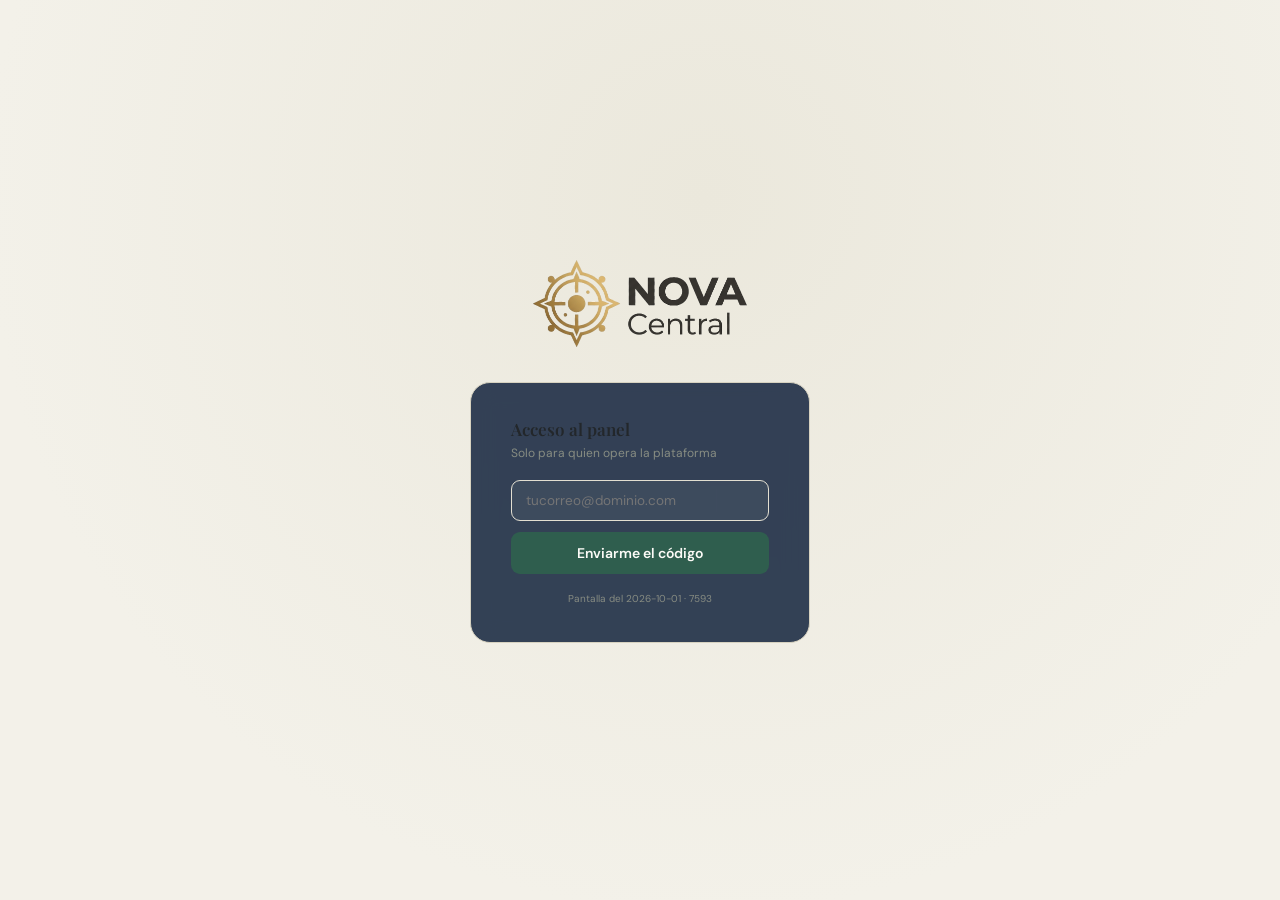
<file: novacentral.html>
<!DOCTYPE html>
<html lang="es">
<head>
<meta charset="UTF-8">
<meta name="viewport" content="width=device-width,initial-scale=1">
<title>Nova Central</title>
<link rel="icon" href="data:image/svg+xml,<svg xmlns='http://www.w3.org/2000/svg' viewBox='0 0 100 100'><text y='.9em' font-size='90'>🧭</text></svg>">
<link rel="preconnect" href="https://fonts.googleapis.com">
<link rel="stylesheet" href="https://fonts.googleapis.com/css2?family=Playfair+Display:wght@600;700&family=DM+Sans:ital,wght@0,300;0,400;0,500;0,600;1,400&display=swap">
<script>
(function(){
  /*
    Claro por defecto.
    Antes era al revés —arrancaba oscuro y el claro había que pedirlo—
    y por eso parecía que no existía el modo claro: nadie va a buscar
    un interruptor de algo que no sabe que está apagado.
  */
  const m = localStorage.getItem('nc_modo');
  if (m === 'oscuro') document.documentElement.setAttribute('data-modo','oscuro');
})();
</script>
<style>
/* ─── TOKENS ─── */
/*
  ═══════════════════════════════════════════════════════════
   LA PALETA · un libro de cuentas, no un panel de control
  ═══════════════════════════════════════════════════════════

  Esta pantalla habla de plata: contratos, cobros, deudas, lo que entra
  y lo que sale. Los colores salen de donde eso se ha anotado siempre —
  el papel tibio de un libro contable, la tinta verde oscura de las
  rayas, el latón de los cantos, y el rojo que se reservaba para lo que
  estaba en rojo.

  No es rosa y no es azul marino: los dos estaban descartados. Y no es
  el verde amarillento de Nova Empresarial, que es otra pantalla y otra
  cabeza — este verde es profundo y frío, no de campo.

  El rojo y el verde de dinero van APARTE del acento. Si el acento
  fuera verde y lo positivo también, una cifra buena no se distinguiría
  de un botón.
*/
:root {
  --bg:    #F3F1E9;   /* papel */
  --bg2:   #EBE8DC;   /* el lomo: barra lateral */
  --bg3:   #E4E0D1;   /* hundido: cabeceras de tabla */
  --card:  #FCFBF7;   /* la hoja */
  --line:  #D7D2C0;
  --line2: #E3DFD1;
  --ink:   #23272B;   /* tinta */
  --ink2:  #545A54;
  --ink3:  #878C82;
  --gold:  #2F5E4E;   /* el acento: verde de libro contable */
  --gold2: #23483C;
  --glow:  rgba(47,94,78,.10);
  --green: #2E7A55;   /* dinero que entra */
  --red:   #A63A2C;   /* dinero que falta, o va tarde */
  --amber: #B8873B;   /* latón: lo que hay que mirar */
  --r:     14px;
  --rsm:   9px;
  --sb:    210px;
  --sobre-acc: #FCFBF7;  /* lo que va ENCIMA del acento */
}
[data-modo="oscuro"] {
  --bg:   #14171A;
  --bg2:  #1A1E21;
  --bg3:  #232829;
  --card: #1F2426;
  --line: #313837;
  --line2:#272D2E;
  --ink:  #ECEAE3;
  --ink2: #A9AFA6;
  --ink3: #7C8279;
  --gold: #7FBBA1;
  --gold2:#A8D0BC;
  --glow: rgba(127,187,161,.14);
  --green:#5BC48E;
  --red:  #E4756A;
  --amber:#D9A94E;
  --sobre-acc: #14201B;
}
*,*::before,*::after{box-sizing:border-box;margin:0;padding:0;}
html,body{height:100%;}
body{font-family:'DM Sans',system-ui,sans-serif;background:var(--bg);color:var(--ink);font-size:14px;}

/* ─── LOGIN ─── */
#login-screen{
  display:flex;align-items:center;justify-content:center;min-height:100vh;
  flex-direction:column;gap:32px;
  background:radial-gradient(ellipse at 55% 22%,var(--bg2) 0%,var(--bg) 72%);
}
.lgn-logo{text-align:center;}
.lgn-logo-img{max-width:220px;height:auto;}
/* El logo se elige por el FONDO que va a tener detrás, no por un nombre
   de modo. Estaban al revés: en oscuro se mostraba el de tinta negra y en
   claro el de tinta blanca, así que "NOVA Central" era invisible en los
   dos. La brújula dorada se veía; las letras no.
   · logo-nova-central.png        → tinta oscura → fondo CLARO
   · logo-nova-central-claro.png  → tinta blanca → fondo OSCURO */
.logo-tinta{display:none!important;}
.logo-blanco{display:block!important;}
.logo-blanco{display:none!important;}
[data-modo="oscuro"] .logo-blanco{display:block!important;}
.logo-tinta{display:block!important;}
[data-modo="oscuro"] .logo-tinta{display:none!important;}
.lgn-card{
  background:rgba(18,35,61,.85);border:1px solid var(--line);border-radius:20px;
  backdrop-filter:blur(12px);padding:36px 40px;width:340px;
  display:flex;flex-direction:column;gap:18px;
}
.lgn-ttl{font:600 17px/1.2 'Playfair Display',serif;color:var(--ink);}
.lgn-note{font:400 12px/1.5 'DM Sans';color:var(--ink3);}
.f-inp{
  background:rgba(255,255,255,.05);border:1px solid var(--line2);border-radius:var(--rsm);
  padding:11px 14px;font:400 13.5px 'DM Sans';color:var(--ink);width:100%;
  outline:none;transition:border-color .15s;
}
.f-inp:focus{border-color:var(--gold);}
.lgn-btn{
  background:var(--gold);color:var(--sobre-acc);border:none;border-radius:var(--rsm);
  padding:12px;font:600 14px 'DM Sans';cursor:pointer;transition:opacity .15s;
}
.lgn-btn:hover{opacity:.85;}

/* ─── SHELL ─── */
#app{display:none;flex-direction:row;min-height:100vh;}

/* ─── SIDEBAR ─── */
.sidebar{
  width:var(--sb);flex-shrink:0;background:var(--bg2);border-right:1px solid var(--line);
  display:flex;flex-direction:column;position:sticky;top:0;height:100vh;overflow-y:auto;
}
.sb-logo{padding:22px 18px 18px;border-bottom:1px solid var(--line);}
.sb-logo-img{max-width:150px;height:auto;}
.sb-nav{flex:1;padding:14px 8px;display:flex;flex-direction:column;gap:2px;}
.ni{
  display:flex;align-items:center;gap:10px;padding:9px 12px;border-radius:10px;
  font:500 13px/1 'DM Sans';color:var(--ink2);cursor:pointer;transition:all .15s;user-select:none;
}
.ni:hover{background:var(--bg3);color:var(--ink);}
.ni.on{background:var(--glow);color:var(--gold);}
.ni-ico{font-size:15px;width:20px;text-align:center;flex-shrink:0;}
.sb-div{height:1px;background:var(--line);margin:6px 12px;}
.ni-link{text-decoration:none;}
.ni-link em{margin-left:auto;font-style:normal;color:var(--ink3);font-size:12px;}
.ni-link:hover em{color:var(--gold);}
.sb-grupo{font:600 9.5px/1 'DM Sans';letter-spacing:.13em;text-transform:uppercase;
  color:var(--ink3);padding:16px 16px 7px;}
.ni-proy{display:flex;align-items:center;gap:9px;padding:8px 16px 8px 30px;
  font:500 12.5px/1.3 'DM Sans';color:var(--ink2);cursor:pointer;text-decoration:none;}
.ni-proy:hover{color:var(--gold);}
.ni-proy i{width:5px;height:5px;border-radius:50%;background:var(--ink3);flex-shrink:0;}
.ni-proy.tarde i{background:var(--red);}
.ni-proy.pronto i{background:var(--amber);}
.sb-modo{display:flex;align-items:center;gap:8px;padding:8px 14px;}
.sb-modo-lbl{font:400 11.5px 'DM Sans';color:var(--ink3);flex:1;}
.tog-wrap{
  width:38px;height:22px;border-radius:11px;background:var(--bg3);border:1px solid var(--line2);
  cursor:pointer;position:relative;transition:background .2s;flex-shrink:0;
}
.tog-wrap::after{
  content:'';position:absolute;top:3px;left:3px;width:14px;height:14px;
  border-radius:50%;background:var(--gold);transition:left .2s;
}
.tog-wrap::after{left:19px;}
[data-modo="oscuro"] .tog-wrap::after{left:3px;}
.sb-foot{padding:14px 16px 18px;border-top:1px solid var(--line);}
.sb-user{display:flex;align-items:center;gap:10px;}
.sb-ava{width:34px;height:34px;border-radius:50%;background:var(--gold);display:flex;align-items:center;justify-content:center;font:700 14px 'DM Sans';color:#1c1a16;flex-shrink:0;}
.sb-nm{font:600 12.5px/1.2 'DM Sans';color:var(--ink);}
.sb-rol{font:400 10px/1 'DM Sans';color:var(--gold);letter-spacing:.5px;margin-top:3px;}
.sb-out{font:500 11.5px 'DM Sans';color:var(--ink3);cursor:pointer;margin-top:10px;}
.sb-out:hover{color:var(--red);}

/* ─── MAIN ─── */
.main-area{flex:1;display:flex;flex-direction:column;min-width:0;}
.topbar{
  background:var(--bg2);border-bottom:1px solid var(--line);
  padding:13px 26px;display:flex;align-items:center;gap:12px;
  position:sticky;top:0;z-index:10;
}
.topbar-ttl{font:700 15.5px/1 'Playfair Display',serif;color:var(--ink);flex:1;}
.topbar-badge{
  font:600 10px/1 'DM Sans';background:var(--glow);color:var(--gold);
  border:1px solid var(--gold2);border-radius:20px;padding:3px 10px;
  letter-spacing:.8px;text-transform:uppercase;
}
.content{padding:26px;display:flex;flex-direction:column;gap:18px;flex:1;}
.view{display:none;}
.view.on{display:flex;flex-direction:column;gap:18px;}

/* ─── CARDS ─── */
.card{background:var(--card);border:1px solid var(--line);border-radius:var(--r);padding:20px 22px;}
.card-ttl{font:600 10.5px/1 'DM Sans';letter-spacing:1.3px;color:var(--ink3);text-transform:uppercase;margin-bottom:14px;}
.card-row{display:flex;gap:14px;flex-wrap:wrap;}
.card-row>.card{flex:1;min-width:240px;}

/* KPIs */
.kpi-grid{display:grid;grid-template-columns:repeat(auto-fill,minmax(148px,1fr));gap:12px;}
.kpi{background:var(--bg3);border-radius:var(--rsm);padding:14px 16px;border:1px solid var(--line);}
.kpi-lbl{font:500 9.5px/1 'DM Sans';letter-spacing:1px;color:var(--ink3);text-transform:uppercase;}
.kpi-val{font:700 22px/1 'Playfair Display',serif;color:var(--ink);margin-top:7px;font-variant-numeric:tabular-nums;}
.kpi-val.gold{color:var(--gold);}
/* Lo atrasado va en rojo, no en el acento: una cifra que pide llamar
   hoy no puede verse igual que una que está bien. */
.kpi-val.mal{color:var(--red);}
.kpi-sub{font:400 10.5px/1 'DM Sans';color:var(--ink3);margin-top:5px;}

/* Badges */
.bd{display:inline-flex;align-items:center;padding:3px 9px;border-radius:20px;font:600 10px/1 'DM Sans';letter-spacing:.4px;}
.bd-g{background:rgba(62,207,142,.12);color:var(--green);}
.bd-a{background:rgba(245,166,35,.12);color:var(--amber);}
.bd-r{background:rgba(239,90,111,.12);color:var(--red);}
.bd-b{background:var(--glow);color:var(--gold);}

/* Action buttons */
.btn{
  display:inline-flex;align-items:center;gap:7px;background:var(--gold);color:var(--sobre-acc);
  border:none;border-radius:var(--rsm);padding:9px 18px;font:600 12.5px 'DM Sans';
  cursor:pointer;transition:opacity .15s;white-space:nowrap;
}
.btn:hover{opacity:.86;}
.btn-ghost{
  display:inline-flex;align-items:center;gap:7px;background:transparent;
  border:1px solid var(--line2);border-radius:var(--rsm);padding:9px 18px;
  font:600 12.5px 'DM Sans';color:var(--ink2);cursor:pointer;transition:all .15s;
}
.btn-ghost:hover{border-color:var(--gold);color:var(--gold);}

/* Rows */
.row-item{display:flex;align-items:center;gap:12px;padding:12px 0;border-bottom:1px solid var(--line);}
.row-item:last-child{border-bottom:none;}
.ava{display:flex;align-items:center;justify-content:center;font:600 13px 'DM Sans';flex-shrink:0;border-radius:50%;}
.ava-gold{background:var(--glow);border:1px solid var(--gold2);color:var(--gold);}
.ava-muted{background:var(--bg3);border:1px solid var(--line);color:var(--ink2);}
.row-nm{font:600 13px/1.2 'DM Sans';color:var(--ink);}
.row-sub{font:400 11.5px/1 'DM Sans';color:var(--ink3);margin-top:3px;}

/* Store switcher tabs */
.store-tabs{display:flex;gap:6px;flex-wrap:wrap;}
.stab{
  padding:6px 14px;border-radius:20px;font:500 12px/1 'DM Sans';cursor:pointer;
  border:1px solid var(--line2);color:var(--ink3);transition:all .15s;
}
.stab.on{background:var(--glow);color:var(--gold);border-color:var(--gold2);}

/* Upload zone */
.upload-zone{
  border:2px dashed var(--line2);border-radius:var(--r);padding:34px 24px;
  display:flex;flex-direction:column;align-items:center;gap:12px;
  cursor:pointer;transition:border-color .2s;
}
.upload-zone:hover{border-color:var(--gold);}
.upload-ico{font-size:38px;}
.upload-ttl{font:600 14.5px/1 'DM Sans';color:var(--ink);}
.upload-note{font:400 12px/1.6 'DM Sans';color:var(--ink3);text-align:center;}
.parsed-prev{display:none;flex-direction:column;gap:14px;}
.parsed-prev.on{display:flex;}
.pf-grid{display:grid;grid-template-columns:1fr 1fr;gap:10px;}
.pf-f{display:flex;flex-direction:column;gap:4px;}
.pf-lbl{font:600 9px/1 'DM Sans';letter-spacing:1.1px;color:var(--ink3);text-transform:uppercase;}
.pf-val{font:500 13px/1.3 'DM Sans';color:var(--ink);}

/* Demo section */
.demo-hero{
  background:var(--glow);border:1px solid var(--gold2);border-radius:var(--r);
  padding:22px 24px;
}
.demo-status-row{display:flex;align-items:center;gap:12px;}
.demo-dot{width:10px;height:10px;border-radius:50%;background:var(--red);flex-shrink:0;}
.demo-dot.on{background:var(--green);box-shadow:0 0 8px rgba(62,207,142,.45);}
.demo-ttl{font:600 15px/1.2 'DM Sans';color:var(--ink);}
.demo-desc{font:400 12px/1.55 'DM Sans';color:var(--ink3);margin-top:5px;}
.demo-tog{
  margin-left:auto;background:var(--card);border:1px solid var(--line2);border-radius:var(--rsm);
  padding:8px 16px;font:600 12px 'DM Sans';color:var(--ink2);cursor:pointer;flex-shrink:0;
}
.demo-tog.on{background:var(--green);color:var(--sobre-acc);border-color:transparent;}
.demo-access-row{display:flex;align-items:center;gap:8px;}
.demo-email-item{
  display:flex;align-items:center;gap:8px;padding:8px 12px;
  background:var(--bg3);border:1px solid var(--line);border-radius:var(--rsm);
}
.demo-email-txt{font:400 12.5px 'DM Sans';color:var(--ink2);flex:1;}
.demo-email-rem{font:500 11px 'DM Sans';color:var(--red);cursor:pointer;}

/* Meta upload */
.meta-up{
  display:flex;align-items:center;gap:14px;background:var(--bg3);border:1px solid var(--line2);
  border-radius:var(--rsm);padding:14px 16px;cursor:pointer;transition:border-color .15s;
}
.meta-up:hover{border-color:var(--gold);}
.meta-fb-ico{width:42px;height:42px;border-radius:9px;background:#1877f2;display:flex;align-items:center;justify-content:center;flex-shrink:0;}
.meta-fb-ico svg{fill:#fff;}
.meta-lbl{font:600 12px/1 'DM Sans';color:var(--gold);margin-left:auto;flex-shrink:0;}

/* Pipeline row */
.pipe-row{display:flex;align-items:center;gap:12px;padding:13px 0;border-bottom:1px solid var(--line);}
.pipe-row:last-child{border-bottom:none;}
.pipe-nota{font:600 13px/1 'DM Sans';color:var(--green);font-variant-numeric:tabular-nums;flex-shrink:0;}

/* Stats row in tiendas */
.t-stats{display:flex;gap:18px;margin-left:auto;flex-shrink:0;}
.t-stat{text-align:right;}
.t-stat-v{font:600 13.5px/1 'DM Sans';color:var(--ink);font-variant-numeric:tabular-nums;}
.t-stat-l{font:400 10px/1 'DM Sans';color:var(--ink3);margin-top:3px;}

/* Toast */
#toast{
  position:fixed;bottom:28px;left:50%;transform:translateX(-50%) translateY(70px);
  background:var(--card);border:1px solid var(--line2);border-radius:40px;
  padding:10px 22px;font:500 13px 'DM Sans';color:var(--ink);
  z-index:999;transition:transform .28s;pointer-events:none;white-space:nowrap;
}
#toast.show{transform:translateX(-50%) translateY(0);}

/* Menú de teléfono.
   La barra lateral no es decoración: tiene TODA la navegación, el
   interruptor de modo y el botón de salir. Esconderla en pantalla chica
   dejaba la app abierta en una sola vista y sin manera de moverse.
   Así que en el teléfono no se esconde: se guarda y se abre con el botón. */
.mobbtn{
  display:none;background:var(--bg3);border:1px solid var(--line2);border-radius:10px;
  padding:8px 12px;font:600 12px/1 'DM Sans';color:var(--ink);cursor:pointer;
}
.soblay{display:none;position:fixed;inset:0;background:rgba(0,0,0,.45);z-index:50;}

@media(max-width:700px){
  .mobbtn{display:block;}
  .sidebar{
    position:fixed;left:-260px;top:0;bottom:0;z-index:60;width:240px;height:100dvh;
    transition:left .25s;box-shadow:6px 0 24px rgba(0,0,0,.35);
  }
  .sidebar.open{left:0;}
  .soblay.open{display:block;}
  .kpi-grid{grid-template-columns:1fr 1fr;}
  .t-stats{display:none;}
  .card-row>.card{min-width:0;}
  .topbar{padding:11px 14px;}
  .content{padding:14px;}
  .pf-grid{grid-template-columns:1fr;}
}

/* En pantallas muy angostas la tarjeta de acceso de 340px fijos se salía
   del borde. Que crezca hasta 340 y no más. */
@media(max-width:420px){
  #login-screen{padding:24px 16px;gap:22px;}
  .lgn-card{width:100%;max-width:340px;padding:28px 22px;}
  .lgn-logo-img{max-width:180px;}
  .kpi-grid{grid-template-columns:1fr;}
}

/* ─── Clientes y onboarding ─── */


/* ─── HOY ───────────────────────────────────────────── */
.hoy-cols{display:grid;grid-template-columns:1fr 1.3fr 1fr;gap:14px;align-items:start;}
@media(max-width:1000px){ .hoy-cols{grid-template-columns:1fr;} }
.hoy-repar{display:flex;flex-direction:column;gap:9px;}
.hoy-rep{display:flex;align-items:center;gap:9px;font:500 12.5px/1.3 'DM Sans';color:var(--ink2);}
.hoy-rep b{margin-left:auto;font:600 12.5px/1 'DM Sans';color:var(--ink);
  font-variant-numeric:tabular-nums;}
.hoy-rep i{width:9px;height:9px;border-radius:3px;flex-shrink:0;}
.hoy-anillo{display:flex;align-items:center;justify-content:center;padding:6px 0 12px;}
.hoy-sem{display:grid;grid-template-columns:repeat(7,1fr);gap:5px;}
.hoy-dia{border:1px solid var(--line);border-radius:9px;padding:8px 5px;text-align:center;
  background:var(--card);}
.hoy-dia.hoy{border-color:var(--gold);box-shadow:0 0 0 1px var(--gold);}
.hoy-dia .d{font:600 9px/1 'DM Sans';letter-spacing:.08em;text-transform:uppercase;color:var(--ink3);}
.hoy-dia .n{font:700 15px/1.2 'Playfair Display',serif;color:var(--ink);margin-top:4px;}
.hoy-dia .c{font:500 9.5px/1.2 'DM Sans';color:var(--ink3);margin-top:3px;min-height:11px;}
.hoy-dia.lleno .c{color:var(--red);}
.hoy-ent{display:flex;flex-direction:column;gap:2px;padding:10px 0;
  border-bottom:1px solid var(--line);}
.hoy-ent:last-child{border-bottom:none;}
.hoy-ent .t{font:600 12.5px/1.3 'DM Sans';color:var(--ink);}
.hoy-ent .s{font:400 11.5px/1.4 'DM Sans';color:var(--ink3);}
.hoy-ent.tarde .s{color:var(--red);}
.hoy-ent.pronto .s{color:var(--amber);}
/* ─── MI TRABAJO Y MI PLATA ─────────────────────────── */
.fam-grid{display:grid;grid-template-columns:repeat(auto-fit,minmax(150px,1fr));gap:10px;}
.fam{display:flex;flex-direction:column;gap:3px;padding:14px 15px;border-radius:12px;
  background:var(--bg2);border:1px solid var(--line);text-decoration:none;transition:border-color .15s;}
.fam:hover{border-color:var(--gold);}
.fam b{font:600 13px/1.2 'DM Sans';color:var(--ink);}
.fam span{font:400 11.5px/1.4 'DM Sans';color:var(--ink3);}
.mio-row{display:grid;grid-template-columns:1fr auto auto;gap:12px;align-items:center;
  padding:12px 0;border-bottom:1px solid var(--line);}
.mio-row:last-child{border-bottom:none;}
.mio-nm{font:600 13px/1.25 'DM Sans';color:var(--ink);}
.mio-sub{font:400 11.5px/1.45 'DM Sans';color:var(--ink3);margin-top:3px;}
.mio-cifra{font:600 13.5px/1.2 'DM Sans';color:var(--ink);text-align:right;
  font-variant-numeric:tabular-nums;white-space:nowrap;}
.mio-cifra small{display:block;font:500 10.5px/1.3 'DM Sans';color:var(--ink3);font-weight:500;}
.mio-acc{display:flex;gap:6px;}
.mio-btn{background:none;border:1px solid var(--line);border-radius:8px;padding:6px 10px;
  font:600 11px/1 'DM Sans';color:var(--ink2);cursor:pointer;white-space:nowrap;}
.mio-btn:hover{border-color:var(--gold);color:var(--gold);}
.mio-btn.mal:hover{border-color:#A83636;color:#A83636;}
.mio-form{background:var(--bg2);border:1px solid var(--line);border-radius:14px;
  padding:16px;margin-top:12px;display:flex;flex-direction:column;gap:12px;}
.mio-campos{display:grid;grid-template-columns:repeat(auto-fit,minmax(150px,1fr));gap:10px;}
.mio-campos label{display:flex;flex-direction:column;gap:5px;
  font:600 10px/1 'DM Sans';letter-spacing:.1em;text-transform:uppercase;color:var(--ink3);}
.mio-barra{height:5px;border-radius:3px;background:var(--line);overflow:hidden;margin-top:6px;}
.mio-barra i{display:block;height:100%;background:var(--gold);}
.row-btns{display:flex;gap:8px;flex-wrap:wrap;}
@media(max-width:720px){
  .mio-row{grid-template-columns:1fr auto;}
  .mio-acc{grid-column:1/-1;}
  .mio-btn{flex:1;text-align:center;}
}
.nc-vacio{font:400 12.5px/1.65 'DM Sans';color:var(--ink3);padding:14px 0;}
.nc-prob{font:500 11.5px/1.5 'DM Sans';color:#A83636;margin-top:3px;}
.nc-abrir{font:600 11.5px/1 'DM Sans';color:var(--gold);text-decoration:none;margin-left:12px;white-space:nowrap;}
.nc-abrir:hover{text-decoration:underline;}
.nc-sello{font:600 10px/1.4 'DM Sans';letter-spacing:.06em;text-transform:uppercase;color:#7a5c10;background:#f7eddc;border-radius:7px;padding:6px 10px;margin-bottom:12px;}
.onb-grid{display:grid;grid-template-columns:repeat(auto-fit,minmax(180px,1fr));gap:11px;}
.onb-f{display:flex;flex-direction:column;gap:5px;}
.onb-f label{font:600 10px/1 'DM Sans';letter-spacing:.1em;text-transform:uppercase;color:var(--ink3);}
.onb-sec{font:600 13px/1.2 'DM Sans';color:var(--ink);margin:20px 0 6px;}
.onb-tienda{position:relative;border:1px solid var(--rule);border-radius:11px;padding:13px;margin-bottom:9px;}
.onb-quitar{position:absolute;top:10px;right:12px;font:600 11px/1 'DM Sans';color:#A83636;cursor:pointer;}
.onb-quitar:hover{text-decoration:underline;}
</style>
</head>
<body>

<!-- ─── LOGIN ─── -->
<div id="login-screen">
  <div class="lgn-logo">
    <img src="logo-nova-central-claro.png" alt="Nova Central" class="lgn-logo-img logo-blanco">
    <img src="logo-nova-central.png" alt="Nova Central" class="lgn-logo-img logo-tinta">
  </div>
  <div class="lgn-card">
    <div>
      <div class="lgn-ttl">Acceso al panel</div>
      <div class="lgn-note" style="margin-top:5px">Solo para quien opera la plataforma</div>
    </div>
    <div id="lgn-p1" style="display:flex;flex-direction:column;gap:11px">
      <input class="f-inp" id="lgn-email" type="email" autocomplete="email"
             placeholder="tucorreo@dominio.com">
      <button class="lgn-btn" id="lgn-btn" onclick="pedirCodigoCentral()">Enviarme el código</button>
    </div>
    <div id="lgn-p2" style="display:none;flex-direction:column;gap:11px">
      <div class="lgn-note">Mandé un código de 6 dígitos a
        <strong id="lgn-eco" style="color:var(--gold)"></strong>. Vence en 10 minutos.</div>
      <input class="f-inp" id="lgn-cod" inputmode="numeric" maxlength="6" placeholder="······">
      <button class="lgn-btn" id="lgn-btn2" onclick="verificarCodigoCentral()">Entrar</button>
      <div class="lgn-note" style="cursor:pointer;text-decoration:underline"
           onclick="pasoLogin(1)">Usar otro correo</div>
    </div>
    <div id="lgn-err" style="display:none;font:500 12px/1.5 'DM Sans';color:#A83636"></div>
    <div style="text-align:center;font:400 10px/1.4 'DM Sans';color:var(--ink3)"
         id="sello-version"></div>
  </div>
</div>

<!-- ─── APP ─── -->
<div id="app">

  <div class="soblay" id="soblay" onclick="cerrarMenu()"></div>

  <!-- Sidebar -->
  <div class="sidebar" id="sidebar">
    <div class="sb-logo">
      <img src="logo-nova-central-claro.png" alt="Nova Central" class="sb-logo-img logo-blanco">
      <img src="logo-nova-central.png" alt="Nova Central" class="sb-logo-img logo-tinta">
    </div>
    <!--
      El menú está agrupado por PROYECTO, no por función.

      Antes era una lista plana —Dashboard, Clientes, Equipo, Pipeline,
      Onboarding, Meta, Demo— que describía las partes de Nova. Pero Nova
      es UNO de los proyectos de Manuela, y los demás no tenían dónde
      caer: la carta de un bar, un encargo de PHH, un parcial.

      Ahora el primer nivel son sus proyectos y Nova es el primero de
      ellos. Lo que antes era el menú entero vive adentro de ese.
    -->
    <nav class="sb-nav">
      <div class="ni on" data-v="dashboard" onclick="go('dashboard',this)">
        <span class="ni-ico">◉</span> Hoy
      </div>
      <div class="ni socia-solo" data-v="plata" onclick="go('plata',this)">
        <span class="ni-ico">◇</span> Mis finanzas
      </div>

      <!--
        DOS ENTRADAS, NO UNA NI TRES.

        La línea es «¿entra plata o no?». Trabajos: Upwork, PHH, Nutrea.
        Proyectos: Nova, novAcademy, la universidad — ocupan horas y no
        pagan.

        La universidad NO tiene entrada propia aquí: sus materias, su
        sílabo y sus parciales ya viven en NovaSoul, que es donde ella
        estudia. En Central solo existe su fila, para que sus horas
        descuenten de la semana como las demás.
      -->
      <div class="sb-grupo socia-solo">Lo mío</div>
      <div class="ni socia-solo" data-v="trabajos" onclick="go('trabajos',this)">
        <span class="ni-ico">◈</span> Trabajos
      </div>
      <div class="ni socia-solo" data-v="proyectos" onclick="go('proyectos',this)">
        <span class="ni-ico">◇</span> Proyectos
      </div>
      <!-- Los proyectos se pintan aquí, desde la hoja Trabajos. -->
      <div id="sb-proyectos"></div>

      <div class="sb-grupo">Nova Family</div>
      <div class="ni" data-v="automatico" onclick="go('automatico',this)">
        <span class="ni-ico">⟳</span> Lo automático
      </div>
      <div class="ni" data-v="clientes" onclick="go('clientes',this)">
        <span class="ni-ico">▣</span> Clientes
      </div>
      <div class="ni" data-v="onboarding" onclick="go('onboarding',this)">
        <span class="ni-ico">＋</span> Nuevo cliente
      </div>
      <div class="ni" data-v="pipeline" onclick="go('pipeline',this)">
        <span class="ni-ico">◎</span> Pipeline novAcademy
      </div>
      <div class="ni" data-v="meta" onclick="go('meta',this)">
        <span class="ni-ico">◱</span> Meta Ads
      </div>
      <div class="ni" data-v="demo" onclick="go('demo',this)">
        <span class="ni-ico">◷</span> Demo para clientes
      </div>

      <!--
        Salidas, no secciones: son enlaces a las otras pantallas.
        Van con flecha y no con el punto de las vistas para que se note
        que al darles clic se sale de Central.
      -->
      <div class="sb-grupo">Ir a</div>
      <a class="ni ni-link" href="./novasoul.html">
        <span class="ni-ico">✦</span> NovaSoul <em>↗</em>
      </a>
      <a class="ni ni-link" href="./empresarial.html">
        <span class="ni-ico">▤</span> Nova Empresarial <em>↗</em>
      </a>
      <a class="ni ni-link" href="./novacademy.html">
        <span class="ni-ico">◈</span> novAcademy <em>↗</em>
      </a>
    </nav>
    <div class="sb-modo">
      <span class="sb-modo-lbl" id="modo-lbl">Modo claro</span>
      <div class="tog-wrap" onclick="toggleModo()"></div>
    </div>
    <div class="sb-foot">
      <div class="sb-user">
        <div class="sb-ava">M</div>
        <div>
          <div class="sb-nm">Manuela R.</div>
          <div class="sb-rol">CEO · Plataforma</div>
        </div>
      </div>
      <div class="sb-out" onclick="logout()">Cerrar sesión</div>
    </div>
  </div>

  <!-- Main -->
  <div class="main-area">
    <div class="topbar">
      <button class="mobbtn" onclick="abrirMenu()" aria-label="Abrir menú">☰</button>
      <div class="topbar-ttl" id="ptitle">Dashboard</div>
      <div class="topbar-badge">CEO</div>
    </div>
    <div class="content">

      <!-- ─── DASHBOARD ─── -->
      <!--
        HOY · la primera pantalla, con la forma del tablero que Manuela
        mandó de referencia: una fila de cifras arriba, la repartición al
        lado izquierdo, el movimiento en el centro y lo que se debe a la
        derecha. Debajo, lo que pasó últimamente.

        Lo que cambia respecto a la referencia son los TEMAS: ahí eran
        activos, pasivos y patrimonio; aquí son sus proyectos, su plata y
        sus entregas. La estructura sirve; el contenido es suyo.
      -->
      <div class="view on" id="v-dashboard">
        <div id="hoy-cifras" class="kpi-grid"></div>
        <div id="hoy-cuerpo" class="hoy-cols"></div>
        <div id="hoy-reciente"></div>

        <!--
          LA RED. Esto estuvo marcado como EJEMPLO durante meses porque
          no leía nada. Ahora abre el libro de cada cliente y cuenta con
          la misma función que usa Nova Empresarial.
        -->
        <div class="card">
          <div class="card-ttl">La red · tus clientes y sus tiendas</div>
          <div style="display:flex;align-items:center;gap:10px;flex-wrap:wrap">
            <span style="font:500 11.5px 'DM Sans';color:var(--ink3)">Vista activa:</span>
            <div class="store-tabs" id="store-tabs"></div>
          </div>
          <div class="kpi-grid" id="dash-kpis"></div>
          <div class="card-row" id="dash-bottom"></div>
        </div>
      </div>

      <!-- ─── MI TRABAJO ─── -->
      <div class="view" id="v-trabajos">

        <!--
          Los accesos a la familia. Van aquí, en la pantalla de ella,
          porque Central es su puerta: entra una vez y salta a donde
          necesite sin volver a escribir un código.
        -->
        <div class="card">
          <div class="card-ttl">La familia Nova</div>
          <div class="fam-grid" id="fam-links"></div>
        </div>

        <!-- Lo que Nova no supo repartir: se pregunta, no se adivina. -->
        <div id="clasificar"></div>

        <div class="card">
          <div class="card-ttl">Lo que te paga</div>
          <div style="font:400 12.5px/1.6 'DM Sans';color:var(--ink3);margin-bottom:4px">
            Cada uno con su moneda, su forma de cobro y cuándo entra la plata.
            Un trabajo puede llevar proyectos adentro cuando hace falta —
            Upwork es uno, con un encargo por proyecto.</div>
          <div id="trab-lista"></div>
        </div>
        <button class="btn" onclick="formTrabajo(null)">+ Nuevo trabajo</button>
        <div id="trab-form"></div>
      </div>

      <!--
        PROYECTOS · lo que no paga.

        Estos son los que se caen. Un proyecto sin cliente que reclame
        pierde siempre contra uno que sí, y por eso van con sus horas a
        la vista: es lo que permite que NovaSoul los defienda igual.
      -->
      <div class="view" id="v-proyectos">
        <div class="card">
          <div class="card-ttl">Lo que no paga pero ocupa horas</div>
          <div style="font:400 12.5px/1.6 'DM Sans';color:var(--ink3);margin-bottom:4px">
            Nova, novAcademy y la universidad. No tienen moneda ni forma de
            cobro porque no hay nada que cobrar, pero sí horas — y esas horas
            se descuentan de tu semana igual que las de un cliente.</div>
          <div id="proy-lista"></div>
        </div>
        <div class="card">
          <div class="card-ttl">La universidad</div>
          <div style="font:400 12.5px/1.6 'DM Sans';color:var(--ink3)">
            Sus materias, su sílabo y sus parciales viven en
            <a class="link" href="./novasoul.html">NovaSoul</a>, que es donde
            estudias. Aquí solo está su fila, para que sus horas cuenten.</div>
        </div>
        <button class="btn" onclick="formTrabajo(null)">+ Nuevo proyecto</button>
        <div id="proy-form"></div>
      </div>

      <!-- ─── UN PROYECTO A FONDO ─── -->
      <div class="view" id="v-proyecto">
        <div id="pr-cuerpo"><div class="nc-vacio">Elige un proyecto desde «Mis proyectos».</div></div>
      </div>

      <!-- ─── MI PLATA ─── -->
      <div class="view" id="v-plata">
        <div class="kpi-grid" id="plata-kpis"></div>

        <div class="card">
          <div class="card-ttl">Lo que me deben</div>
          <div style="font:400 12.5px/1.6 'DM Sans';color:var(--ink3);margin-bottom:4px">
            Lo atrasado va aparte de lo que todavía no vence. Son dos
            conversaciones distintas: una es esperar y la otra es llamar.</div>
          <div id="cobros-lista"></div>
        </div>
        <button class="btn" onclick="formCobro(null)">+ Nuevo cobro</button>
        <div id="cobro-form"></div>

        <div class="card">
          <div class="card-ttl">Este mes</div>
          <div id="fin-lista"></div>
        </div>
        <button class="btn-ghost" onclick="formFinanza(null)">+ Movimiento</button>
        <div id="fin-form"></div>

        <div class="card">
          <div class="card-ttl">Deudas y ahorros</div>
          <div id="metas-lista"></div>
        </div>
        <button class="btn-ghost" onclick="formMeta(null)">+ Deuda o ahorro</button>
        <div id="meta-form"></div>
      </div>

      <!-- ─── CLIENTES ─── -->
      <!--
        LO AUTOMÁTICO, EN SU PROPIA PANTALLA.

        Estaba metido arriba de «Clientes». No estaba escondido, pero
        nadie busca el interruptor de lo que corre solo dentro de la
        lista de clientes — ella lo dio por desaparecido, y tenía razón
        en no encontrarlo.

        Vive en Nova Central y no en la pantalla de la dueña porque los
        disparadores son del PROYECTO entero: se prenden una vez y
        sirven para todas las cuentas. Un botón en la pantalla de un
        cliente le daría un interruptor que afecta a los demás.
      -->
      <div class="view" id="v-automatico">
        <div class="card" id="auto-card">
          <div class="card-ttl">Lo que Nova hace sola</div>
          <div style="font:400 12.5px/1.6 'DM Sans';color:var(--ink3);margin-bottom:10px">
            Seis trabajos que corren sin que nadie los pida: las tasas de cambio,
            la lectura de Meta, las alarmas de cada tienda, el semáforo de los
            lunes, tu día en Nova Central y tu semana en NovaSoul. Se prenden
            una vez y sirven para todas las cuentas.</div>
          <div id="auto-cuerpo"><div class="nc-vacio">Revisando…</div></div>
        </div>
      </div>

      <div class="view" id="v-clientes">

        <div class="card">
          <div class="card-ttl">Clientes en la plataforma</div>
          <div style="font:400 12.5px/1.6 'DM Sans';color:var(--ink3);margin-bottom:4px">
            Cada cuenta con su plan, su estado y cuándo fue la última vez que
            subió un archivo. Un cliente que pagó y lleva semanas sin importar
            nada es al que hay que llamar hoy.</div>
          <div id="clientes-list"></div>
        </div>
        <button class="btn" onclick="go('onboarding',document.querySelector('[data-v=onboarding]'))">+ Nuevo cliente</button>
      </div>

      <!-- ─── EQUIPO ─── -->
      <!-- ─── PIPELINE novAcademy ─── -->
      <div class="view" id="v-pipeline">
        <div class="card">
          <div class="card-ttl">Graduadas disponibles · novAcademy</div>
          <div id="pipe-grads"></div>
        </div>
        <div class="card">
          <div class="card-ttl">Posiciones abiertas en equipos</div>
          <div id="pipe-pos"></div>
        </div>
        <button class="btn-ghost" onclick="go('onboarding',document.querySelector('[data-v=onboarding]'))">→ Ir a Onboarding para agregar tienda nueva</button>
      </div>

      <!-- ─── ONBOARDING ─── -->
      <div class="view" id="v-onboarding">
        <div class="card">
          <div class="card-ttl">Crear una cuenta nueva</div>
          <div style="font:400 12.5px/1.6 'DM Sans';color:var(--ink3);margin-bottom:14px">
            Esto crea de verdad: copia la plantilla, deja lista la hoja del
            cliente con sus tiendas, y mete a la dueña en su Equipo para que
            pueda entrar el mismo día. Sin dueña no hay cuenta — nadie podría
            abrirla, ni ella.</div>
          <div id="onb-form"></div>
        </div>
      </div>

      <!-- ─── META ADS ─── -->
      <!--
        META, DESDE LA CONSOLA.

        Aquí había un cuadro para subir un CSV y cuatro cifras de
        alcance, CPA, ROAS e inversión escritas a mano en el HTML, que
        no salían de ningún lado y no cambiaban nunca. Una pantalla
        vacía se nota; un número inventado se cree.

        Las cifras no se repiten aquí a propósito: pruebas/central-meta.js
        busca cada una en este archivo, y un comentario que las nombre
        deja ese guardia sin filo.

        Lo que Central puede decir de verdad sobre Meta es QUIÉN ESTÁ
        CONECTADO. El gasto y el CPA de cada tienda se miran adentro de
        esa cuenta, en Nova Empresarial, que es donde está el dato.
      -->
      <div class="view" id="v-meta">
        <div class="card">
          <div class="card-h"><span class="ct">Conexión con Meta</span>
            <span style="font:500 11px/1 'DM Sans';color:var(--ink3)" id="meta-lbl"></span></div>
          <p style="font:500 12.5px/1.6 'DM Sans';color:var(--ink3);margin:0;max-width:74ch;">
            Con esto Nova trae sola el gasto de anuncios de cada tienda y la
            dueña deja de bajar el Excel de Meta. Es una llave
            <strong>de lectura</strong>: no puede crear anuncios, pausarlos ni
            mover un presupuesto.
            <a href="guia-meta.html" target="_blank" rel="noopener"
               style="color:var(--acc-d);font-weight:600;">Cómo se consigue →</a>
          </p>
          <div id="meta-cuerpo"></div>
        </div>
      </div>

      <!-- ─── DEMO ─── -->
      <div class="view" id="v-demo">
        <div class="demo-hero">
          <div class="demo-status-row">
            <div class="demo-dot" id="demo-dot"></div>
            <div>
              <div class="demo-ttl">Demo Nova Empresarial</div>
              <div class="demo-desc" id="demo-desc-txt">Demo desactivado · Nadie puede acceder en este momento</div>
            </div>
            <button class="demo-tog" id="demo-tog-btn" onclick="toggleDemo()">Activar demo</button>
          </div>
          <div style="font:400 12px/1.6 'DM Sans';color:var(--ink3);margin-top:14px;border-top:1px solid rgba(201,168,76,.2);padding-top:14px">
            Activa el demo cuando vayas a mostrar la plataforma a un cliente potencial o a una estudiante de
            novAcademy en capacitación. Solo tú puedes activarlo o desactivarlo desde Nova Central o desde novAcademy.
          </div>
        </div>
        <div class="card">
          <div class="card-ttl">Enlace de demo</div>
          <div style="display:flex;align-items:center;gap:12px;flex-wrap:wrap">
            <span style="font:500 12.5px 'DM Sans';color:var(--gold);font-family:monospace">empresarial.html?demo=1</span>
            <button class="btn-ghost" onclick="copyDemo()">Copiar enlace</button>
            <button class="btn" onclick="window.open('empresarial.html?demo=1','_blank')">Abrir demo</button>
          </div>
        </div>
        <div class="card">
          <div class="card-ttl">Personas con acceso al demo</div>
          <div style="display:flex;flex-direction:column;gap:11px">
            <div class="demo-access-row">
              <input class="f-inp" id="demo-email-inp" placeholder="correo@ejemplo.com" style="flex:1">
              <button class="btn" onclick="addDemoAccess()">Agregar</button>
            </div>
            <div style="display:flex;flex-direction:column;gap:6px" id="demo-accs-list"></div>
          </div>
        </div>
      </div>

    </div><!-- /content -->
  </div><!-- /main-area -->
</div><!-- /app -->

<div id="toast"></div>

<script>
/* ─── DATA ─── */
/**
 * ── AQUÍ VIVÍA LA MAQUETA DE LAS TIENDAS ──
 *
 * Una constante `TIENDAS` con dos tiendas inventadas, sus cifras
 * inventadas —Q 284.500, 342 pedidos, 88%— y cinco personas que no
 * existen: Daniela R., Camila R., Katherin P., María L., Ana P.
 *
 * Se borra entera, y no solo se deja de usar. Un bloque de datos
 * falsos que sigue en el archivo es una invitación a que alguien lo
 * vuelva a enganchar «mientras tanto», y de ahí no sale más.
 *
 * Lo que había aquí lo trae ahora `nc_hoy`, leyendo el libro de cada
 * cliente.
 */

const GRADS = [
  {nm:'Camila Estrada', ini:'CE', est:'Certificada', nota:'89%', disp:true,  pref:'Gestora de pedidos'},
  {nm:'Laura Moreno',   ini:'LM', est:'Aprobada',    nota:'91%', disp:true,  pref:'Administradora'},
  {nm:'Valentina Ríos', ini:'VR', est:'En curso',    nota:'-',   disp:false, pref:'Gestora de novedades'},
];
const POSICIONES = [
  {tienda:'Nutrea GT', rol:'Gestora de pedidos', urg:'alta'},
  {tienda:'Nutrea EC', rol:'Administradora',     urg:'media'},
];

const BIZ_SAMPLE = {
  'Empresa':    'Dilore CO',
  'País':       'Colombia',
  'Contacto':   'Valentina Torres',
  'Email':      'valentina@diloreco.com',
  'Teléfono':   '+57 300 456 7890',
  'Productos':  'Ropa deportiva femenina, Accesorios fitness',
  'Empleados':  '8 personas',
};

let demoOn  = false;
let demoAccess = ['manuela@nova.co', 'laura@novacademy.co', 'camila@novacademy.co'];
let activeSt = 'gt';

/**
 * Qué versión de la pantalla estás viendo.
 *
 * El navegador guarda el HTML y lo sigue sirviendo aunque el servidor ya
 * tenga otro. Sin una marca visible no hay forma de saber si lo que está
 * abierto es lo último o lo de ayer, y se pierde media hora buscando un
 * error que ya estaba arreglado.
 *
 * La huella sale del contenido del archivo: cambia sola con cada cambio,
 * aunque sean dos versiones el mismo día.
 */
const VERSION_PANTALLA = '2026-10-01 · 7593';

function pintarVersion() {
  const el = document.getElementById('sello-version');
  if (el) el.textContent = 'Pantalla del ' + VERSION_PANTALLA;
}

/* ─── CONEXIÓN CON LA HOJA ─── */
/**
 * Nova Central habla con el mismo Web App que Empresarial, pero por su
 * propia puerta: todas sus acciones empiezan por `nc_` y se resuelven
 * contra la hoja Plataforma, no contra el Equipo de un cliente.
 *
 * Son dos preguntas distintas —quién opera la plataforma y quién trabaja
 * en una tienda— y por eso son dos sesiones, dos tokens y dos
 * caducidades. Si fueran la misma, un permiso de más en un cliente
 * podría abrirle esta consola.
 */
const NOVA_API = 'https://script.google.com/macros/s/AKfycbwX7CAInPut44U0X4o18SARba6SCjUkAqYnfkl3Gbjr0xv2NB2D5gG9rRKcNTNylclI9g/exec';

let NC_TOKEN = localStorage.getItem('nc_token') || '';
let NC_SESION = null;
let CLIENTES = [];
let PLANES = [];

async function nc(accion, datos, intento) {
  intento = intento || 0;
  const r = await fetch(NOVA_API, {
    method: 'POST',
    headers: { 'Content-Type': 'text/plain;charset=utf-8' },
    body: JSON.stringify(Object.assign({ accion: accion, token: NC_TOKEN }, datos || {})),
  });
  const texto = await r.text();
  let j;
  try { j = JSON.parse(texto); }
  catch (err) {
    // Google tarda en activar una versión recién publicada; se espera
    if (intento < 3) {
      await new Promise(function (ok) { setTimeout(ok, 2000 * Math.pow(2, intento)); });
      return nc(accion, datos, intento + 1);
    }
    throw new Error('La hoja respondió algo que no es JSON (HTTP ' + r.status + ').');
  }
  // El POST convertido en GET: la publicación a medio propagar
  if (j && j.diagnostico && j.diagnostico.metodo === 'GET' && intento < 3) {
    await new Promise(function (ok) { setTimeout(ok, 2000 * Math.pow(2, intento)); });
    return nc(accion, datos, intento + 1);
  }
  if (j && j.reautenticar) salirCentral(true);
  return j;
}

/* ─── ENTRAR ─── */
function errC(msg) {
  const el = document.getElementById('lgn-err');
  if (!el) return;
  el.textContent = msg || '';
  el.style.display = msg ? 'block' : 'none';
}

function pasoLogin(n) {
  ['lgn-p1', 'lgn-p2'].forEach(function (id, i) {
    const el = document.getElementById(id);
    if (el) el.style.display = (i + 1 === n) ? 'flex' : 'none';
  });
}

async function pedirCodigoCentral() {
  const email = (document.getElementById('lgn-email').value || '').trim();
  const btn = document.getElementById('lgn-btn');
  errC('');
  if (!email || email.indexOf('@') === -1) { errC('Escribe un correo válido.'); return; }

  btn.textContent = 'Enviando…'; btn.style.opacity = '.6';
  try {
    const r = await nc('nc_login', { email: email });
    if (!r.ok) { errC(r.error || 'No se pudo enviar el código.'); return; }
    const eco = document.getElementById('lgn-eco');
    if (eco) eco.textContent = email;
    pasoLogin(2);
    setTimeout(function () {
      const c = document.getElementById('lgn-cod');
      if (c) c.focus();
    }, 80);
  } catch (e) {
    errC('Falló la conexión: ' + (e && e.message || e));
  } finally { btn.textContent = 'Enviarme el código'; btn.style.opacity = '1'; }
}

async function verificarCodigoCentral() {
  const email = (document.getElementById('lgn-email').value || '').trim();
  const codigo = (document.getElementById('lgn-cod').value || '').trim();
  const btn = document.getElementById('lgn-btn2');
  errC('');
  if (codigo.length !== 6) { errC('El código son 6 dígitos.'); return; }

  btn.textContent = 'Verificando…'; btn.style.opacity = '.6';
  try {
    const r = await nc('nc_verificar', { email: email, codigo: codigo });
    if (!r.ok) { errC(r.error || 'Código incorrecto.'); return; }
    NC_TOKEN = r.token;
    localStorage.setItem('nc_token', NC_TOKEN);
    localStorage.setItem('nc_email', email);
    NC_SESION = r.sesion;
    entrarCentral();
  } catch (e) {
    errC('Falló al verificar: ' + (e && e.message || e));
  } finally { btn.textContent = 'Entrar'; btn.style.opacity = '1'; }
}

/** Con sesión guardada no se vuelve a pedir código en cada recarga. */
async function reanudarCentral() {
  const guardado = localStorage.getItem('nc_email') || '';
  const el = document.getElementById('lgn-email');
  if (el && guardado) el.value = guardado;
  pintarVersion();
  pasoLogin(1);
  if (!NC_TOKEN) return;
  try {
    const r = await nc('nc_yo');
    if (r && r.ok && r.sesion) { NC_SESION = r.sesion; entrarCentral(); }
  } catch (e) { /* sin conexión se queda en el login */ }
}

function entrarCentral() {
  document.getElementById('login-screen').style.display = 'none';
  document.getElementById('app').style.display = 'flex';
  const u = document.getElementById('sb-user-nm');
  if (u) u.textContent = NC_SESION.nombre || NC_SESION.correo;
  const rl = document.getElementById('sb-user-rol');
  if (rl) rl.textContent = NC_SESION.rol === 'socia' ? 'Socia' : 'Operadora';

  buildDashboard();
  buildPipeline();
  renderDemoAccess();
  pintarOnboarding();
  cargarClientes();
  cargarAutomatico();
  cargarMetaC();
  if (NC_SESION && (NC_SESION.permisos || []).indexOf('facturacion') !== -1) cargarMio();
  else document.querySelectorAll('.socia-solo').forEach(function (e) { e.style.display = 'none'; });
  sellarEjemploCentral();

  const lbl = document.getElementById('modo-lbl');
  if (lbl) lbl.textContent =
    document.documentElement.getAttribute('data-modo') === 'oscuro' ? 'Modo oscuro' : 'Modo claro';
}

async function salirCentral(porVencimiento) {
  if (NC_TOKEN && !porVencimiento) { try { await nc('nc_salir'); } catch (e) {} }
  NC_TOKEN = ''; NC_SESION = null;
  localStorage.removeItem('nc_token');
  document.getElementById('app').style.display = 'none';
  document.getElementById('login-screen').style.display = 'flex';
  pasoLogin(1);
  if (porVencimiento) errC('Tu sesión se cerró por seguridad. Pide un código nuevo.');
}
function logout() { salirCentral(false); }

/* ─── HOY ───
 *
 * La primera pantalla, con la forma del tablero que mandó de referencia.
 * Se dibuja con lo que ya trajo `nc_mio`: no pide nada más al servidor,
 * porque es la misma información mirada desde arriba.
 */
const DIAS_CORTOS = ['Lun', 'Mar', 'Mié', 'Jue', 'Vie', 'Sáb', 'Dom'];

// Los colores de la repartición salen del acento, aclarándolo. Una
// paleta inventada por categoría se pelea con la de la pantalla.
const TONOS = ['#2F5E4E', '#4A7A66', '#6B9683', '#8FB2A2', '#B4CCC0', '#D5E2DA'];

function pintarHoy() {
  const cif = document.getElementById('hoy-cifras');
  const cue = document.getElementById('hoy-cuerpo');
  const rec = document.getElementById('hoy-reciente');
  if (!cif || !MIO) return;

  const T = MIO.totales;
  const activos = MIO.trabajos.filter(function (t) { return t.estado !== 'cerrado'; });
  const conEntrega = activos.filter(function (t) { return t.entrega; });
  const hoy = MIO.hoy;
  const dias = function (f) {
    return Math.round((new Date(f + 'T00:00:00Z') - new Date(hoy + 'T00:00:00Z')) / 86400000);
  };
  const vencidas = conEntrega.filter(function (t) { return dias(t.entrega) < 0; });
  const proximas = conEntrega.filter(function (t) {
    const d = dias(t.entrega); return d >= 0 && d <= 7;
  });

  cif.innerHTML = [
    ['Proyectos activos', String(activos.length),
     conEntrega.length + ' con fecha', ''],
    ['Entregas esta semana', String(proximas.length),
     vencidas.length ? vencidas.length + ' ya vencida(s)' : 'ninguna vencida',
     vencidas.length ? 'mal' : ''],
    ['Por cobrar', variasMonedas(T.porCobrar), MIO.porCobrar.length + ' cobro(s)', ''],
    ['Atrasado', variasMonedas(T.atrasado), MIO.atrasados.length + ' cobro(s)',
     MIO.atrasados.length ? 'mal' : ''],
    ['Entró este mes', variasMonedas(T.ingresosMes), MIO.mes, ''],
    ['Salió este mes', variasMonedas(T.gastosMes), MIO.mes, ''],
  ].map(function (x) {
    return '<div class="kpi"><div class="kpi-lbl">' + x[0] + '</div>' +
      '<div class="kpi-val ' + x[3] + '">' + escC(x[1]) + '</div>' +
      '<div class="kpi-sub">' + escC(x[2]) + '</div></div>';
  }).join('');

  /* 1 · En qué se te va la semana.
   *
   * Reparte por HORAS comprometidas, no por plata. La plata dice qué
   * paga; las horas dicen qué te ocupa, y son cosas distintas — la
   * universidad no paga nada y se lleva un pedazo grande. */
  const conHoras = activos.filter(function (t) { return t.horasSemana > 0; });
  const totalH = conHoras.reduce(function (a, t) { return a + t.horasSemana; }, 0);
  const repar = conHoras.length
    ? '<div class="hoy-repar">' + conHoras
        .sort(function (a, b) { return b.horasSemana - a.horasSemana; })
        .map(function (t, i) {
          return '<div class="hoy-rep"><i style="background:' +
            TONOS[i % TONOS.length] + '"></i>' + escC(t.nombre) +
            '<b>' + t.horasSemana + ' h</b></div>';
        }).join('') +
      '<div class="hoy-rep" style="border-top:1px solid var(--line);padding-top:9px">' +
        '<b style="margin-left:0">' + totalH + ' h comprometidas</b></div></div>'
    : '<div class="nc-vacio">Ponles horas por semana a tus proyectos y aquí ves ' +
      'en qué se te va el tiempo. Sin ese dato no hay nada que repartir.</div>';

  /* 2 · La semana, día por día. Por ahora solo marca las entregas:
   * los horarios fijos —clases y turnos— todavía no están en ninguna
   * hoja, así que no se dibujan en vez de inventarse. */
  const lunes = (function () {
    const d = new Date(hoy + 'T00:00:00Z');
    const dow = d.getUTCDay();
    d.setUTCDate(d.getUTCDate() - (dow === 0 ? 6 : dow - 1));
    return d.toISOString().slice(0, 10);
  })();
  let sem = '<div class="hoy-sem">';
  for (let i = 0; i < 7; i++) {
    const d = new Date(lunes + 'T00:00:00Z');
    d.setUTCDate(d.getUTCDate() + i);
    const iso = d.toISOString().slice(0, 10);
    const hoyEs = iso === hoy;
    const entregas = conEntrega.filter(function (t) { return t.entrega === iso; });
    sem += '<div class="hoy-dia' + (hoyEs ? ' hoy' : '') +
      (entregas.length ? ' lleno' : '') + '">' +
      '<div class="d">' + DIAS_CORTOS[i] + '</div>' +
      '<div class="n">' + Number(iso.slice(8, 10)) + '</div>' +
      '<div class="c">' + (entregas.length ? entregas.length + ' entrega' +
        (entregas.length > 1 ? 's' : '') : '') + '</div></div>';
  }
  sem += '</div>';

  /* 3 · Lo que viene, ordenado por urgencia de verdad. */
  const pendientes = conEntrega.slice().sort(function (a, b) {
    return a.entrega < b.entrega ? -1 : 1;
  }).slice(0, 6);
  const viene = pendientes.length ? pendientes.map(function (t) {
    const d = dias(t.entrega);
    const clase = d < 0 ? 'tarde' : d <= 3 ? 'pronto' : '';
    const cuando = d < 0 ? 'venció hace ' + (-d) + ' día' + (-d > 1 ? 's' : '')
                 : d === 0 ? 'HOY'
                 : 'en ' + d + ' día' + (d > 1 ? 's' : '');
    return '<div class="hoy-ent ' + clase + '">' +
      '<div class="t">' + escC(t.nombre) + '</div>' +
      '<div class="s">' + escC(cuando + ' · ' + t.entrega) + '</div></div>';
  }).join('') : '<div class="nc-vacio">Ningún proyecto tiene fecha de entrega puesta.</div>';

  cue.innerHTML =
    '<div class="card"><div class="card-ttl">En qué se te va la semana</div>' + repar + '</div>' +
    '<div class="card"><div class="card-ttl">Esta semana</div>' + sem +
      '<div style="font:400 11.5px/1.6 \'DM Sans\';color:var(--ink3);margin-top:10px">' +
      'Solo entregas por ahora. Las clases y los turnos entran cuando los ' +
      'anotes: dibujarlos sin saberlos sería inventarte la semana.</div></div>' +
    '<div class="card"><div class="card-ttl">Lo que viene</div>' + viene + '</div>';

  /* 4 · Lo último que se movió, como el «recent changes» de la referencia. */
  const movs = (MIO.finanzas || []).slice(0, 8);
  rec.innerHTML = '<div class="card"><div class="card-ttl">Lo último que se movió</div>' +
    (movs.length ? movs.map(function (x) {
      const entra = x.flujo === 'ingreso';
      return '<div class="mio-row">' +
        '<div><div class="mio-nm">' + escC(x.concepto) + '</div>' +
          '<div class="mio-sub">' + escC([x.fecha, x.categoria, x.cuenta]
            .filter(Boolean).join(' · ')) + '</div></div>' +
        '<div class="mio-cifra" style="color:' +
          (entra ? 'var(--green)' : 'var(--ink)') + '">' +
          (entra ? '+ ' : '− ') + plata(Math.abs(x.monto), x.moneda) + '</div>' +
        '<div class="mio-acc"></div></div>';
    }).join('') : '<div class="nc-vacio">Nada anotado este mes.</div>') + '</div>';
}

/** Los proyectos, también en el menú, con su punto de urgencia. */
function pintarProyectosMenu() {
  const c = document.getElementById('sb-proyectos');
  if (!c || !MIO) return;
  const hoy = MIO.hoy;
  c.innerHTML = MIO.trabajos.filter(function (t) { return t.estado !== 'cerrado'; })
    .map(function (t, i) {
      let clase = '';
      if (t.entrega) {
        const d = Math.round((new Date(t.entrega + 'T00:00:00Z') -
                              new Date(hoy + 'T00:00:00Z')) / 86400000);
        clase = d < 0 ? ' tarde' : d <= 3 ? ' pronto' : '';
      }
      return '<div class="ni-proy' + clase + '" onclick="irAProyecto(' + i + ')">' +
        '<i></i>' + escC(t.nombre) + '</div>';
    }).join('');
}

function irAProyecto(i) {
  go('trabajos', document.querySelector('[data-v=trabajos]'));
  setTimeout(function () { formTrabajo(i); }, 60);
}

/* ─── MI TRABAJO Y MI PLATA ───
 *
 * Todo en UNA llamada: son cuatro hojas de la misma carpeta, y pedirlas
 * por separado serían cuatro viajes para pintar una pantalla. Es el
 * mismo error que hace lenta a Empresarial, que abre con quince.
 */
let MIO = null;

async function cargarMio() {
  /**
   * Traer y dibujar van en dos try distintos.
   *
   * Estaban juntos, y un error al DIBUJAR salía en pantalla como «sin
   * conexión con la hoja» — mandando a revisar el internet por un fallo
   * que estaba aquí. Lo encontró una prueba, y por poco: el mensaje era
   * creíble.
   */
  let r;
  try {
    r = await nc('nc_mio');
  } catch (e) {
    MIO = null; pintarMio('Sin conexión con la hoja.'); return;
  }
  if (!r || !r.ok) { MIO = null; pintarMio(r && r.error); return; }
  MIO = r;
  try {
    pintarMio();
  } catch (e) {
    /*
      Se limpia MIO antes de volver a llamar.
      Si no, pintarMio ve los datos puestos y vuelve a intentar dibujar
      exactamente lo que acaba de fallar: la excepción sale otra vez, ya
      sin nadie que la atrape, y la pantalla queda a medias sin mensaje.
      Lo encontró la prueba que rompe el dibujo a propósito.
    */
    MIO = null;
    pintarMio('Los datos llegaron pero no los pude dibujar: ' + e.message);
  }
}

/** Una cifra con su moneda. Nunca se suman monedas distintas. */
function plata(monto, moneda) {
  return (moneda ? moneda + ' ' : '') +
    Number(monto || 0).toLocaleString('es-CO', { maximumFractionDigits: 0 });
}
function variasMonedas(mapa) {
  const ks = Object.keys(mapa || {}).filter(function (k) { return mapa[k]; });
  if (!ks.length) return '—';
  return ks.map(function (k) { return plata(mapa[k], k); }).join(' · ');
}

const FAMILIA = [
  ['./index.html',        'El hub',         'Las cuatro pantallas'],
  ['./empresarial.html',  'Nova Empresarial','Tus tiendas y las de tus clientes'],
  ['./novasoul.html',     'NovaSoul',       'Tu día a día'],
  ['./novacademy.html',   'novAcademy',     'Formación y pipeline'],
];

function pintarMio(error) {
  const fam = document.getElementById('fam-links');
  if (fam) {
    fam.innerHTML = FAMILIA.map(function (f) {
      return '<a class="fam" href="' + f[0] + '"><b>' + escC(f[1]) + '</b>' +
        '<span>' + escC(f[2]) + '</span></a>';
    }).join('');
  }

  const caja = ['trab-lista', 'cobros-lista', 'fin-lista', 'metas-lista', 'plata-kpis'];
  if (!MIO) {
    caja.forEach(function (id) {
      const el = document.getElementById(id);
      if (el) el.innerHTML = '<div class="nc-vacio">' +
        escC(error || 'Buscando…') + '</div>';
    });
    return;
  }

  pintarTrabajos();
  pintarPlata();
  pintarHoy();
  pintarProyectosMenu();
}

const TIPO_ETIQ = { cliente: 'Cliente', empleo: 'Empleo', propio: 'Propio', estudio: 'U' };
const ROL_ETIQ = { socia: 'Socia', trabajadora: 'Trabajadora', propio: 'Propio', estudio: 'Estudio' };

/**
 * Las dos listas salen de la misma respuesta.
 *
 * El servidor ya dice a qué familia pertenece cada fila —trabajo si
 * entra plata, proyecto si no— así que la pantalla no vuelve a decidir
 * nada: solo reparte. Si las dos pantallas juzgaran por su cuenta,
 * llegaría el día en que una fila sale en las dos o en ninguna.
 */
function pintarTrabajos() {
  pintarFamilia('trab-lista', 'trabajo');
  pintarFamilia('proy-lista', 'proyecto');
  pintarPorClasificar();
}

/**
 * Lo que Nova no supo repartir.
 *
 * Va arriba de la lista y con su porqué, porque ella lo pidió así:
 * «lo que no esté claro para Nova que me pregunte cuando entre». No se
 * esconde entre los demás — un caso dudoso mezclado con veinte claros
 * es un caso que nadie mira nunca.
 */
function pintarPorClasificar() {
  const c = document.getElementById('clasificar');
  if (!c) return;
  const lista = (MIO && MIO.porClasificar) || [];
  if (!lista.length) { c.innerHTML = ''; return; }
  c.innerHTML = '<div class="card" style="border-color:var(--amber)">' +
    '<div class="card-ttl">' + lista.length +
      (lista.length === 1 ? ' no sé dónde ponerlo' : ' no sé dónde ponerlos') + '</div>' +
    '<div style="font:400 12.5px/1.6 \'DM Sans\';color:var(--ink3);margin-bottom:10px">' +
      'Los dejé en Trabajos mientras decides, pero mira si de verdad te pagan. ' +
      'Si no, van a sumar a lo que te deben sin que nadie te lo deba.</div>' +
    lista.map(function (x) {
      return '<div class="row-item">' +
        '<div style="flex:1;min-width:0">' +
          '<div class="row-nm">' + escC(x.nombre) + '</div>' +
          '<div class="row-sub">' + escC(x.porque) + '</div>' +
        '</div>' +
        '<button class="mio-btn" onclick="abrirProyecto(\'' + escC(x.id) + '\')">' +
          'Decidir</button></div>';
    }).join('') + '</div>';
}

function pintarFamilia(destino, familia) {
  const c = document.getElementById(destino);
  if (!c) return;
  const esTrabajo = familia === 'trabajo';
  const todos = (MIO && MIO.trabajos) || [];
  const filas = todos.filter(function (x) { return (x.familia || 'trabajo') === familia; });
  if (!filas.length) {
    c.innerHTML = '<div class="nc-vacio">' + (esTrabajo
      ? 'Todavía no has anotado ningún trabajo. Empieza por los que tienes ' +
        'encima ahora: el cliente, el empleo, Upwork.'
      : 'Todavía no hay proyectos sin cobro. Aquí van Nova, novAcademy y la ' +
        'universidad: no pagan, pero ocupan horas.') + '</div>';
    return;
  }
  const hoy = MIO.hoy;
  c.innerHTML = filas.map(function (t) {
    const i = todos.indexOf(t);
    // Los días que faltan son un hecho; el color es la opinión.
    let plazo = '', clase = 'bd-g';
    if (t.entrega) {
      const d = Math.round((new Date(t.entrega + 'T00:00:00Z') -
                            new Date(hoy + 'T00:00:00Z')) / 86400000);
      plazo = d < 0 ? 'venció hace ' + (-d) + ' días'
            : d === 0 ? 'entrega HOY'
            : 'faltan ' + d + ' días';
      clase = d < 0 ? 'bd-r' : d <= 3 ? 'bd-w' : 'bd-g';
    }
    const cobra = t.modalidad === 'porcentaje' && t.porcentaje
      ? t.porcentaje + '% de ' + (t.tiendaId || 'una tienda')
      : t.modalidad === 'sin_cobro' ? 'no se cobra' : null;
    const sub = [TIPO_ETIQ[t.tipo] || t.tipo, t.contraparte,
                 ROL_ETIQ[t.rol] || null, cobra,
                 t.horasSemana ? t.horasSemana + ' h/semana' : null,
                 plazo].filter(Boolean).join(' · ');
    // Los encargos que cuelgan de este trabajo, si los tiene.
    const hijos = todos.filter(function (x) { return x.padreId === t.id; });
    return '<div class="mio-row">' +
      '<div><div class="mio-nm">' + escC(t.nombre) + '</div>' +
        '<div class="mio-sub">' + escC(sub) + '</div>' +
        (t.especificacion ? '<div class="mio-sub">' + escC(t.especificacion) + '</div>' : '') +
      '</div>' +
      '<div class="mio-cifra">' +
        (t.valor ? plata(t.valor, t.moneda) : '—') +
        (t.falta !== null && t.falta > 0
          ? '<small>falta ' + plata(t.falta, t.moneda) + '</small>'
          : t.valor ? '<small>cobrado</small>' : '<small>no factura</small>') +
      '</div>' +
      '<div class="mio-acc">' +
        (t.documento ? '<a class="mio-btn" href="' + escC(t.documento) +
                       '" target="_blank" rel="noopener">Doc</a>' : '') +
        '<button class="mio-btn" onclick="abrirProyecto(\'' + escC(t.id) + '\')">A fondo</button>' +
        '<button class="mio-btn" onclick="formTrabajo(' + i + ')">Editar</button>' +
      '</div>' +
    '</div>' +
    /**
     * Sus proyectos adentro, sangrados. Upwork es el caso: un trabajo
     * con un encargo por proyecto. Se dibujan aquí y no como filas
     * sueltas para poder ver cuánto lleva ESE cliente en total.
     */
    (hijos.length
      ? '<div style="margin:-4px 0 8px 22px;border-left:2px solid var(--line);' +
        'padding-left:14px">' +
        hijos.map(function (h) {
          return '<div class="row-item" style="border:0;padding:8px 0">' +
            '<div style="flex:1;min-width:0">' +
              '<div class="row-nm" style="font-size:13px">' + escC(h.nombre) + '</div>' +
              '<div class="row-sub">' +
                escC([h.entrega ? 'entrega ' + h.entrega : null,
                      h.tareas && h.tareas.abiertas
                        ? h.tareas.abiertas + ' tarea(s) · ' + h.tareas.horas + ' h'
                        : null].filter(Boolean).join(' · ') || 'sin tareas todavía') +
              '</div></div>' +
            '<button class="mio-btn" onclick="abrirProyecto(\'' + escC(h.id) +
              '\')">A fondo</button></div>';
        }).join('') + '</div>'
      : '');
  }).join('');
}

function pintarPlata() {
  const k = document.getElementById('plata-kpis');
  if (k) {
    const T = MIO.totales;
    k.innerHTML = [
      ['Atrasado', variasMonedas(T.atrasado), MIO.atrasados.length + ' cobro(s)',
       MIO.atrasados.length ? 'mal' : ''],
      ['Por cobrar', variasMonedas(T.porCobrar), MIO.porCobrar.length + ' cobro(s)', ''],
      ['Entró este mes', variasMonedas(T.ingresosMes), MIO.mes, ''],
      ['Salió este mes', variasMonedas(T.gastosMes), MIO.mes, ''],
    ].map(function (x) {
      return '<div class="kpi"><div class="kpi-lbl">' + x[0] + '</div>' +
        '<div class="kpi-val ' + x[3] + '">' + escC(x[1]) + '</div>' +
        '<div class="kpi-sub">' + escC(x[2]) + '</div></div>';
    }).join('');
  }

  const c = document.getElementById('cobros-lista');
  if (c) {
    const filas = MIO.atrasados.concat(MIO.porCobrar);
    c.innerHTML = filas.length ? filas.map(function (x) {
      const tarde = x.dias !== null && x.dias > 0;
      return '<div class="mio-row">' +
        '<div><div class="mio-nm">' + escC(x.concepto || '(sin concepto)') + '</div>' +
          '<div class="' + (tarde ? 'nc-prob' : 'mio-sub') + '">' +
            escC(x.trabajo) + (x.esperada ? ' · esperado el ' + x.esperada : '') +
            (tarde ? ' · ' + x.dias + ' días tarde' : '') + '</div></div>' +
        '<div class="mio-cifra">' + plata(x.monto, x.moneda) + '</div>' +
        '<div class="mio-acc">' +
          '<button class="mio-btn" onclick="marcarCobrado(\'' + x.id + '\')">Ya entró</button>' +
        '</div></div>';
    }).join('') : '<div class="nc-vacio">No hay nada pendiente de cobro.</div>';
  }

  const f = document.getElementById('fin-lista');
  if (f) {
    f.innerHTML = MIO.finanzas.length ? MIO.finanzas.map(function (x) {
      const entra = x.flujo === 'ingreso';
      return '<div class="mio-row">' +
        '<div><div class="mio-nm">' + escC(x.concepto) + '</div>' +
          '<div class="mio-sub">' + escC([x.fecha, x.categoria, x.cuenta]
            .filter(Boolean).join(' · ')) + '</div></div>' +
        '<div class="mio-cifra" style="color:' + (entra ? 'var(--green)' : 'var(--ink)') + '">' +
          (entra ? '+ ' : '− ') + plata(Math.abs(x.monto), x.moneda) + '</div>' +
        '<div class="mio-acc"><button class="mio-btn mal" onclick="borrarMio(\'Finanzas\',\'' +
          x.id + '\')">Borrar</button></div></div>';
    }).join('') : '<div class="nc-vacio">Nada anotado este mes.</div>';
  }

  const m = document.getElementById('metas-lista');
  if (m) {
    m.innerHTML = MIO.metas.length ? MIO.metas.map(function (x, i) {
      const deuda = x.tipo === 'deuda';
      return '<div class="mio-row">' +
        '<div style="grid-column:1/-1">' +
          '<div class="mio-nm">' + escC(x.nombre) +
            ' <span class="bd ' + (deuda ? 'bd-w' : 'bd-g') + '">' +
            (deuda ? 'Deuda' : 'Ahorro') + '</span></div>' +
          '<div class="mio-sub">' + escC([x.conQuien,
            plata(x.saldo, x.moneda) + (x.meta ? ' de ' + plata(x.meta, x.moneda) : ''),
            x.cuota ? 'cuota ' + plata(x.cuota, x.moneda) +
              (x.dia ? ' el ' + x.dia : '') : null,
            x.fechaMeta ? 'meta ' + x.fechaMeta : null].filter(Boolean).join(' · ')) + '</div>' +
          // Sin monto meta no hay barra: un 0% se lee como «no has
          // avanzado», que es una afirmación y no un vacío.
          (x.pct === null ? '' :
            '<div class="mio-barra"><i style="width:' + Math.min(x.pct, 100) + '%"></i></div>') +
        '</div></div>';
    }).join('') : '<div class="nc-vacio">Ninguna deuda ni ahorro anotado.</div>';
  }
}

/* ─── Guardar, borrar, cobrar ─── */
async function guardarMio(hoja, datos, cajaForm) {
  try {
    const r = await nc('nc_mio_guardar', { hoja: hoja, datos: datos });
    if (!r || !r.ok) { showToast((r && r.error) || 'No se pudo guardar'); return false; }
    if (cajaForm) document.getElementById(cajaForm).innerHTML = '';
    await cargarMio();
    showToast('Guardado');
    return true;
  } catch (e) { showToast('Sin conexión'); return false; }
}

async function borrarMio(hoja, id) {
  if (!confirm('¿Borrar esto? No se puede deshacer.')) return;
  try {
    const r = await nc('nc_mio_borrar', { hoja: hoja, id: id });
    if (!r || !r.ok) { showToast((r && r.error) || 'No se pudo borrar'); return; }
    await cargarMio();
    showToast('Borrado');
  } catch (e) { showToast('Sin conexión'); }
}

async function marcarCobrado(id) {
  try {
    const r = await nc('nc_mio_cobrar', { id: id });
    if (!r || !r.ok) { showToast((r && r.error) || 'No se pudo'); return; }
    await cargarMio();
    // Se dice que entró a las dos partes: si solo dijera «cobrado»,
    // habría que ir a mirar si además quedó anotado como ingreso.
    showToast('Cobrado, y anotado como ingreso del mes');
  } catch (e) { showToast('Sin conexión'); }
}

/* ─── Formularios ─── */
function campo(id, etiqueta, valor, tipo, extra) {
  return '<label>' + etiqueta +
    '<input class="f-inp" id="' + id + '" type="' + (tipo || 'text') + '" ' +
    (extra || '') + ' value="' + escC(valor === null || valor === undefined ? '' : valor) +
    '"></label>';
}
function selector(id, etiqueta, valor, opciones) {
  return '<label>' + etiqueta + '<select class="f-inp" id="' + id + '">' +
    opciones.map(function (o) {
      return '<option value="' + o[0] + '"' + (String(valor) === o[0] ? ' selected' : '') +
        '>' + escC(o[1]) + '</option>';
    }).join('') + '</select></label>';
}
const V = function (id) { const e = document.getElementById(id); return e ? e.value.trim() : ''; };

function formTrabajo(i) {
  const t = (i === null || i === undefined) ? {} : MIO.trabajos[i];
  document.getElementById('trab-form').innerHTML = '<div class="mio-form">' +
    '<div class="mio-campos">' +
      campo('tr-nm', 'Nombre', t.nombre) +
      campo('tr-cp', 'Con quién', t.contraparte) +
      selector('tr-tp', 'Tipo', t.tipo || 'cliente',
        [['cliente','Cliente'],['empleo','Empleo'],['propio','Propio (Nova)'],['estudio','Universidad']]) +
      campo('tr-mo', 'Moneda', t.moneda || 'COP') +
      campo('tr-va', 'Valor acordado', t.valor || '', 'number') +
      /**
       * Qué soy yo adentro, y cómo entra la plata. Son dos preguntas
       * distintas: el tipo dice qué ES el proyecto, el rol dice qué soy
       * yo, y la modalidad dice de dónde sale el dinero.
       */
      selector('tr-rl', 'Qué soy yo aquí', t.rol || '',
        [['','— sin decir —'],['socia','Socia'],['trabajadora','Trabajadora'],
         ['propio','Propio'],['estudio','Estudio']]) +
      selector('tr-md', 'Cómo cobra', t.modalidad || '',
        [['','— sin decir —'],['fijo','Precio fijo'],['porcentaje','Porcentaje de una tienda'],
         ['por_hora','Por hora'],['sin_cobro','No se cobra']]) +
      campo('tr-pc', 'Porcentaje (si aplica)', t.porcentaje || '', 'number') +
      selector('tr-bs', 'Porcentaje sobre qué', t.base || 'utilidad_neta',
        [['utilidad_neta','Utilidad neta (− pauta − costos fijos)'],
         ['utilidad_post_pauta','Utilidad después de pauta'],
         ['utilidad_antes_pauta','Utilidad antes de pauta'],
         ['ventas','Ventas']]) +
      selector('tr-td', 'De qué tienda', t.tiendaId || '',
        [['','— ninguna —']].concat((TIENDAS_PROY || []).map(function (x) {
          return [x.id, x.nombre + ' · ' + x.empresa]; }))) +
      selector('tr-cf', 'El detalle sube a Central', t.confidencial ? 'si' : 'no',
        [['no','Sí, se puede ver aquí'],['si','No: es confidencial, solo números']]) +
      campo('tr-hs', 'Horas por semana', t.horasSemana || '', 'number') +
      campo('tr-fe', 'Fecha de entrega', t.entrega, 'date') +
      campo('tr-dc', 'Enlace al documento', t.documento) +
    '</div>' +
    campo('tr-es', 'Qué hay que hacer', t.especificacion) +
    '<div class="row-btns">' +
      '<button class="btn" onclick="salvarTrabajo(' + (t.id ? "'" + t.id + "'" : 'null') + ')">' +
        (t.id ? 'Guardar cambios' : 'Crear trabajo') + '</button>' +
      '<button class="btn-ghost" onclick="document.getElementById(\'trab-form\').innerHTML=\'\'">Cancelar</button>' +
      (t.id ? '<button class="btn-ghost" onclick="borrarMio(\'Trabajos\',\'' + t.id +
              '\')">Borrar</button>' : '') +
    '</div></div>';
  document.getElementById('trab-form').scrollIntoView({ behavior: 'smooth', block: 'nearest' });
}

function salvarTrabajo(id) {
  guardarMio('Trabajos', {
    id: id || '', nombre: V('tr-nm'), contraparte: V('tr-cp'), tipo: V('tr-tp'),
    moneda: V('tr-mo').toUpperCase(), valor_acordado: V('tr-va'),
    horas_semana: V('tr-hs'), fecha_entrega: V('tr-fe'),
    documento: V('tr-dc'), especificacion: V('tr-es'), estado: 'activo',
    mi_rol: V('tr-rl'), modalidad: V('tr-md'), porcentaje: V('tr-pc'),
    base_porcentaje: V('tr-bs'), tienda_id: V('tr-td'), confidencial: V('tr-cf'),
  }, 'trab-form');
}

function formCobro(i) {
  const c = {};
  const trabajos = (MIO.trabajos || []).map(function (t) { return [t.id, t.nombre]; });
  document.getElementById('cobro-form').innerHTML = '<div class="mio-form">' +
    '<div class="mio-campos">' +
      selector('co-tr', 'De qué trabajo', c.trabajo_id,
        [['', '— ninguno —']].concat(trabajos)) +
      campo('co-cn', 'Concepto', c.concepto) +
      campo('co-mt', 'Monto', c.monto, 'number') +
      campo('co-mo', 'Moneda', 'COP') +
      campo('co-fe', 'Cuándo debería entrar', '', 'date') +
    '</div>' +
    '<div class="row-btns">' +
      '<button class="btn" onclick="salvarCobro()">Anotar cobro</button>' +
      '<button class="btn-ghost" onclick="document.getElementById(\'cobro-form\').innerHTML=\'\'">Cancelar</button>' +
    '</div></div>';
}

function salvarCobro() {
  guardarMio('Cobros', {
    trabajo_id: V('co-tr'), concepto: V('co-cn'), monto: V('co-mt'),
    moneda: V('co-mo').toUpperCase(), fecha_esperada: V('co-fe'), estado: 'pendiente',
  }, 'cobro-form');
}

function formFinanza() {
  document.getElementById('fin-form').innerHTML = '<div class="mio-form">' +
    '<div class="mio-campos">' +
      selector('fi-fl', 'Entra o sale', 'gasto', [['gasto','Sale'],['ingreso','Entra']]) +
      campo('fi-cn', 'Concepto', '') +
      campo('fi-ct', 'Categoría', '') +
      campo('fi-mt', 'Monto', '', 'number') +
      campo('fi-mo', 'Moneda', 'COP') +
      campo('fi-cu', 'Cuenta', '') +
      campo('fi-fe', 'Fecha', new Date().toISOString().slice(0, 10), 'date') +
    '</div>' +
    '<div class="row-btns">' +
      '<button class="btn" onclick="salvarFinanza()">Anotar</button>' +
      '<button class="btn-ghost" onclick="document.getElementById(\'fin-form\').innerHTML=\'\'">Cancelar</button>' +
    '</div></div>';
}

function salvarFinanza() {
  guardarMio('Finanzas', {
    fecha: V('fi-fe'), flujo: V('fi-fl'), categoria: V('fi-ct'),
    concepto: V('fi-cn'), monto: V('fi-mt'), moneda: V('fi-mo').toUpperCase(),
    cuenta: V('fi-cu'),
  }, 'fin-form');
}

function formMeta() {
  document.getElementById('meta-form').innerHTML = '<div class="mio-form">' +
    '<div class="mio-campos">' +
      selector('me-tp', 'Qué es', 'ahorro', [['ahorro','Ahorro'],['deuda','Deuda']]) +
      campo('me-nm', 'Nombre', '') +
      campo('me-cq', 'Con quién', '') +
      campo('me-mm', 'Monto total', '', 'number') +
      campo('me-sl', 'Saldo hoy', '', 'number') +
      campo('me-mo', 'Moneda', 'COP') +
      campo('me-cu', 'Cuota', '', 'number') +
      campo('me-di', 'Día del mes', '', 'number') +
      campo('me-fm', 'Fecha meta', '', 'date') +
    '</div>' +
    '<div class="row-btns">' +
      '<button class="btn" onclick="salvarMeta()">Guardar</button>' +
      '<button class="btn-ghost" onclick="document.getElementById(\'meta-form\').innerHTML=\'\'">Cancelar</button>' +
    '</div></div>';
}

function salvarMeta() {
  guardarMio('Metas', {
    tipo: V('me-tp'), nombre: V('me-nm'), con_quien: V('me-cq'),
    monto_meta: V('me-mm'), saldo: V('me-sl'), moneda: V('me-mo').toUpperCase(),
    cuota: V('me-cu'), dia_del_mes: V('me-di'), fecha_meta: V('me-fm'), estado: 'activa',
  }, 'meta-form');
}

/* ─── LO QUE NOVA HACE SOLA ───
 *
 * Los dos trabajos diarios existían desde el principio y nunca se
 * prendieron, porque prenderlos exigía abrir el Apps Script, encontrar
 * la función y ejecutarla a mano. Eso no se le puede pedir a nadie.
 *
 * Esta tarjeta hace dos cosas, y la segunda importa más: prende, y
 * comprueba. Un disparador puede estar puesto y fallar todos los días en
 * silencio; lo que dice si sirve no es que esté instalado, es que las
 * tasas estén al día.
 */
let AUTO_DATA = null;

async function cargarAutomatico() {
  const cont = document.getElementById('auto-cuerpo');
  if (!cont) return;
  try {
    const r = await nc('nc_automatico');
    if (!r || !r.ok) {
      cont.innerHTML = '<div class="nc-vacio">' +
        escC((r && r.error) || 'No se pudo revisar.') + '</div>';
      return;
    }
    AUTO_DATA = r.automatico;
    pintarAutomatico();
  } catch (e) {
    cont.innerHTML = '<div class="nc-vacio">Sin conexión con la hoja.</div>';
  }
}

function pintarAutomatico() {
  const cont = document.getElementById('auto-cuerpo');
  if (!cont || !AUTO_DATA) return;
  const a = AUTO_DATA;

  const trabajos = (a.trabajos || []).map(function (t) {
    return '<div class="row-item">' +
      '<div style="flex:1;min-width:0">' +
        '<div class="row-nm">' + escC(t.nombre) + '</div>' +
        '<div class="row-sub">' +
          (t.prendido ? escC(t.cuando || ('todos los días a las ' + t.hora + ':00'))
                      : escC(t.porque)) + '</div>' +
      '</div>' +
      '<span class="bd ' + (t.prendido ? 'bd-g' : 'bd-r') + '">' +
        (t.prendido ? 'Corriendo' : 'Apagado') + '</span>' +
    '</div>';
  }).join('');

  // Las tasas, cuenta por cuenta. Solo se nombra a quien las necesita:
  // decirle «te faltan tasas» a quien factura y paga en la misma moneda
  // es mandarla a arreglar algo que no está roto.
  const conTasas = (a.clientes || []).filter(function (c) { return c.necesita || c.error; });
  const tasas = conTasas.map(function (c) {
    if (c.error) {
      return '<div class="row-item"><div style="flex:1"><div class="row-nm">' +
        escC(c.empresa) + '</div><div class="nc-prob">No pude revisar: ' +
        escC(c.error) + '</div></div></div>';
    }
    const detalle = (c.pares || []).map(function (p) {
      if (p.dias < 0) return p.par + ' · sin ninguna tasa';
      if (p.bien)     return p.par + ' · al ' + p.ultima;
      return p.par + ' · ' + p.dias + ' días atrasado';
    }).join('  ·  ');
    return '<div class="row-item">' +
      '<div style="flex:1;min-width:0">' +
        '<div class="row-nm">' + escC(c.empresa) + '</div>' +
        '<div class="' + (c.alDia ? 'row-sub' : 'nc-prob') + '">' + escC(detalle) + '</div>' +
      '</div>' +
      '<span class="bd ' + (c.alDia ? 'bd-g' : 'bd-r') + '">' +
        (c.alDia ? 'Al día' : 'Sin convertir') + '</span>' +
    '</div>';
  }).join('');

  const hayQueHacer = !a.todoPrendido || a.enFalta > 0;

  const aviso = !hayQueHacer ? '' :
    '<div class="nc-prob" style="margin:10px 0 0">' +
      (!a.todoPrendido
        ? 'Hay trabajos apagados. Nova no está corriendo sola.'
        : a.enFalta + (a.enFalta === 1 ? ' cuenta tiene' : ' cuentas tienen') +
          ' gasto de pauta que no se puede convertir: esa plata no está ' +
          'entrando al CPA ni al margen.') +
    '</div>';

  const boton = hayQueHacer
    ? '<button class="btn" id="auto-btn" onclick="prenderAutomaticoC()" ' +
      'style="margin-top:12px">Prender lo automático</button>'
    : '<div style="font:400 12px/1.6 \'DM Sans\';color:var(--ink3);margin-top:10px">' +
      'Todo corriendo. Esta tarjeta avisa sola si algo se cae.</div>';

  cont.innerHTML = trabajos +
    (tasas ? '<div style="font:600 11.5px/1 \'DM Sans\';color:var(--ink3);' +
             'letter-spacing:.06em;text-transform:uppercase;margin:16px 0 6px">' +
             'Tasas de cambio por cuenta</div>' + tasas : '') +
    aviso + boton;
}

async function prenderAutomaticoC() {
  const btn = document.getElementById('auto-btn');
  if (btn) { btn.textContent = 'Prendiendo…'; btn.style.opacity = '.6'; }
  try {
    const r = await nc('nc_automatico_prender');
    if (!r || !r.ok) {
      if (btn) { btn.textContent = 'Prender lo automático'; btn.style.opacity = '1'; }
      const cont = document.getElementById('auto-cuerpo');
      if (cont) cont.insertAdjacentHTML('beforeend',
        '<div class="nc-prob" style="margin-top:10px;white-space:pre-line">' +
        escC((r && r.error) || 'No se pudo.') + '</div>');
      return;
    }
    AUTO_DATA = r.automatico;
    pintarAutomatico();
    const cont = document.getElementById('auto-cuerpo');
    if (cont && r.mensaje) cont.insertAdjacentHTML('beforeend',
      '<div style="font:400 12px/1.6 \'DM Sans\';color:var(--ink3);margin-top:10px">' +
      escC(r.mensaje) + '</div>');
    showToast('Lo automático quedó prendido');
  } catch (e) {
    if (btn) { btn.textContent = 'Prender lo automático'; btn.style.opacity = '1'; }
  }
}

/* ─── CLIENTES ─── */
async function cargarClientes() {
  const cont = document.getElementById('clientes-list');
  if (cont) cont.innerHTML = '<div class="nc-vacio">Buscando tus clientes…</div>';
  try {
    const r = await nc('nc_clientes', { detalle: true });
    if (!r || !r.ok) {
      if (cont) cont.innerHTML = '<div class="nc-vacio">' +
        escC((r && r.error) || 'No se pudieron cargar.') + '</div>';
      return;
    }
    CLIENTES = r.clientes || [];
    pintarClientes(r.verDinero);
  } catch (e) {
    if (cont) cont.innerHTML = '<div class="nc-vacio">Sin conexión con la hoja.</div>';
  }
}

function escC(v) {
  return String(v == null ? '' : v)
    .replace(/&/g, '&amp;').replace(/</g, '&lt;')
    .replace(/>/g, '&gt;').replace(/"/g, '&quot;');
}

function diasDesdeC(iso) {
  if (!iso) return null;
  const m = String(iso).match(/^(\d{4})-(\d{2})-(\d{2})/);
  if (!m) return null;
  const d = new Date(+m[1], +m[2] - 1, +m[3]);
  return Math.floor((Date.now() - d.getTime()) / 86400000);
}

function pintarClientes(verDinero) {
  const cont = document.getElementById('clientes-list');
  if (!cont) return;
  if (!CLIENTES.length) {
    cont.innerHTML = '<div class="nc-vacio">Todavía no hay ningún cliente. ' +
      'Se crean en Onboarding, y desde ahí queda lista su hoja y su dueña.</div>';
    return;
  }

  cont.innerHTML = CLIENTES.map(function (c) {
    const dias = diasDesdeC(c.ultimaImportacion);
    // Lo que importa de un cliente no es su plan: es si lo está usando
    const señal = c.problema ? ['Revisar', 'bd-r']
      : c.estado === 'inactivo' ? ['Inactivo', 'bd-r']
      : dias === null ? ['Sin importar nada', 'bd-w']
      : dias > 14 ? [dias + ' días sin subir', 'bd-r']
      : dias > 5 ? [dias + ' días sin subir', 'bd-w']
      : ['Al día', 'bd-g'];

    const meta = [
      c.pais,
      c.plan ? 'plan ' + c.plan : null,
      c.tiendas ? c.tiendas + (c.tiendas === 1 ? ' tienda' : ' tiendas') : null,
      c.personas !== undefined
        ? c.personas + (c.personas === 1 ? ' persona' : ' personas') : null,
      verDinero && c.tarifa ? 'tarifa ' + c.tarifa : null,
    ].filter(Boolean).join(' · ');

    return '<div class="row-item">' +
      '<div class="ava ava-gold" style="width:40px;height:40px;border-radius:10px;' +
        'font-family:\'Playfair Display\',serif;font-size:15px">' +
        escC(String(c.empresa).slice(0, 2).toUpperCase()) + '</div>' +
      '<div style="flex:1;min-width:0">' +
        '<div class="row-nm">' + escC(c.empresa) + '</div>' +
        '<div class="row-sub">' + escC(meta) + '</div>' +
        (c.problema ? '<div class="nc-prob">' + escC(c.problema) + '</div>' : '') +
      '</div>' +
      '<span class="bd ' + señal[1] + '" style="margin-left:12px">' + escC(señal[0]) + '</span>' +
      (c.sheetId
        ? '<a class="nc-abrir" href="https://docs.google.com/spreadsheets/d/' +
          escC(c.sheetId) + '/edit" target="_blank" rel="noopener">Hoja →</a>'
        : '') +
    '</div>';
  }).join('');
}

/* ─── ONBOARDING ─── */
/**
 * Crear una cuenta, de verdad.
 *
 * Antes esto leía un archivo de ejemplo y decía "cuenta creada" sin
 * crear nada. Ahora llama a la misma función que se usaba desde el
 * editor de Apps Script: copia la plantilla, siembra las tiendas y mete
 * a la dueña en el Equipo.
 *
 * Las tiendas se agregan una por una porque cada una necesita su moneda,
 * y sin moneda Nova no puede sumar ni convertir nada de esa tienda. Es
 * el único campo que no tiene un valor por defecto razonable.
 */
let ONB_TIENDAS = [{ id: '', nombre: '', moneda: '', pais: '', modalidad: 'catalogo_publico' }];

const MONEDAS_COMUNES = ['USD', 'COP', 'GTQ', 'MXN', 'PEN', 'CLP', 'ARS', 'DOP', 'BOB', 'CRC'];
const MODALIDADES = [
  ['catalogo_publico', 'Catálogo público'],
  ['catalogo_privado', 'Catálogo privado'],
  ['marca_propia', 'Marca propia'],
];

function pintarOnboarding() {
  const cont = document.getElementById('onb-form');
  if (!cont) return;
  if (NC_SESION && (NC_SESION.permisos || []).indexOf('crear_cliente') === -1) {
    cont.innerHTML = '<div class="nc-vacio">Tu rol no puede crear clientes.</div>';
    return;
  }

  const campo = function (id, lbl, ph, val) {
    return '<div class="onb-f"><label>' + lbl + '</label>' +
      '<input class="f-inp" id="' + id + '" placeholder="' + escC(ph) + '" ' +
      'value="' + escC(val || '') + '"></div>';
  };

  cont.innerHTML =
    '<div class="onb-grid">' +
      campo('onb-empresa', 'Nombre de la empresa', 'Dilore CO') +
      campo('onb-pais', 'País', 'CO') +
      '<div class="onb-f"><label>Plan</label><select class="f-inp" id="onb-plan">' +
        ['Base', 'Pro', 'Interno'].map(function (x) {
          return '<option value="' + x + '">' + x + '</option>';
        }).join('') + '</select></div>' +
    '</div>' +
    '<div class="onb-sec">La dueña</div>' +
    '<div style="font:400 12px/1.6 \'DM Sans\';color:var(--ink3);margin-bottom:8px">' +
      'Con este correo entra a su Nova Empresarial. Es la única persona ' +
      'obligatoria: sin ella, la cuenta nace sin nadie que pueda abrirla.</div>' +
    '<div class="onb-grid">' +
      campo('onb-duena-nom', 'Nombre', 'Valentina Torres') +
      campo('onb-duena-mail', 'Correo', 'valentina@diloreco.com') +
    '</div>' +
    '<div class="onb-sec">Sus tiendas</div>' +
    '<div id="onb-tiendas"></div>' +
    '<button class="btn-ghost" onclick="agregarTienda()" style="margin-top:8px">+ Otra tienda</button>' +
    '<div id="onb-estado" style="display:none;margin-top:14px"></div>' +
    '<div style="display:flex;gap:10px;flex-wrap:wrap;margin-top:16px">' +
      '<button class="btn" id="onb-btn" onclick="crearClienteReal()">Crear la cuenta</button>' +
    '</div>';
  pintarTiendasOnb();
}

function pintarTiendasOnb() {
  const cont = document.getElementById('onb-tiendas');
  if (!cont) return;
  cont.innerHTML = ONB_TIENDAS.map(function (t, i) {
    return '<div class="onb-tienda">' +
      '<div class="onb-grid">' +
        '<div class="onb-f"><label>Id corto</label>' +
          '<input class="f-inp" data-t="' + i + '" data-k="id" placeholder="ec" ' +
          'value="' + escC(t.id) + '"></div>' +
        '<div class="onb-f"><label>Nombre</label>' +
          '<input class="f-inp" data-t="' + i + '" data-k="nombre" placeholder="Dilore Ecuador" ' +
          'value="' + escC(t.nombre) + '"></div>' +
        '<div class="onb-f"><label>Moneda</label>' +
          '<select class="f-inp" data-t="' + i + '" data-k="moneda">' +
          '<option value="">Elige…</option>' +
          MONEDAS_COMUNES.map(function (m) {
            return '<option value="' + m + '"' + (t.moneda === m ? ' selected' : '') +
              '>' + m + '</option>';
          }).join('') + '</select></div>' +
        '<div class="onb-f"><label>Inventario</label>' +
          '<select class="f-inp" data-t="' + i + '" data-k="modalidad">' +
          MODALIDADES.map(function (m) {
            return '<option value="' + m[0] + '"' + (t.modalidad === m[0] ? ' selected' : '') +
              '>' + m[1] + '</option>';
          }).join('') + '</select></div>' +
      '</div>' +
      (ONB_TIENDAS.length > 1
        ? '<span class="onb-quitar" onclick="quitarTienda(' + i + ')">Quitar</span>' : '') +
    '</div>';
  }).join('');
}

function leerTiendasOnb() {
  document.querySelectorAll('#onb-tiendas [data-t]').forEach(function (el) {
    const i = +el.dataset.t;
    if (ONB_TIENDAS[i]) ONB_TIENDAS[i][el.dataset.k] = el.value.trim();
  });
}

function agregarTienda() {
  leerTiendasOnb();
  ONB_TIENDAS.push({ id: '', nombre: '', moneda: '', pais: '', modalidad: 'catalogo_publico' });
  pintarTiendasOnb();
}

function quitarTienda(i) {
  leerTiendasOnb();
  ONB_TIENDAS.splice(i, 1);
  pintarTiendasOnb();
}

function onbEstado(msg, tipo) {
  const el = document.getElementById('onb-estado');
  if (!el) return;
  const c = { ok: ['#e6efe8', '#2f5738'], ojo: ['#f7eddc', '#7a5c10'],
              mal: ['#f7e5e4', '#a8563a'] }[tipo || 'ojo'];
  el.style.display = 'block';
  el.style.cssText += ';background:' + c[0] + ';color:' + c[1] +
    ';padding:12px 14px;border-radius:10px;font:500 12.5px/1.6 \'DM Sans\';white-space:pre-line;';
  el.innerHTML = msg;
}

async function crearClienteReal() {
  leerTiendasOnb();
  const empresa = (document.getElementById('onb-empresa').value || '').trim();
  const pais = (document.getElementById('onb-pais').value || '').trim();
  const plan = document.getElementById('onb-plan').value;
  const nom = (document.getElementById('onb-duena-nom').value || '').trim();
  const mail = (document.getElementById('onb-duena-mail').value || '').trim();
  const btn = document.getElementById('onb-btn');

  if (!empresa) { onbEstado('Falta el nombre de la empresa.', 'mal'); return; }
  if (!mail || mail.indexOf('@') === -1) {
    onbEstado('Falta el correo de la dueña. Sin ella nadie puede entrar a la cuenta.', 'mal');
    return;
  }
  const utiles = ONB_TIENDAS.filter(function (t) { return t.id && t.moneda; });
  if (!utiles.length) {
    onbEstado('Cada tienda necesita un id corto y una moneda. Sin moneda, Nova ' +
      'no puede sumar ni convertir nada de esa tienda.', 'mal');
    return;
  }

  btn.textContent = 'Creando…'; btn.style.opacity = '.6';
  onbEstado('Copiando la plantilla y sembrando sus hojas. Tarda unos segundos…', 'ojo');
  try {
    const r = await nc('nc_crear', {
      empresa: empresa, pais: pais, plan: plan,
      dueno: { nombre: nom, correo: mail },
      tiendas: utiles,
    });
    if (!r.ok) { onbEstado(r.error || 'No se pudo crear.', 'mal'); return; }

    onbEstado('<b>' + escC(empresa) + ' ya existe.</b><br>' +
      'Su hoja está lista y ' + escC(mail) + ' puede entrar a Nova Empresarial ' +
      'con ese correo ahora mismo.<br><br>' +
      '<a href="' + escC(r.url) + '" target="_blank" rel="noopener" ' +
      'style="color:inherit;font-weight:600">Abrir su hoja →</a>', 'ok');
    ONB_TIENDAS = [{ id: '', nombre: '', moneda: '', pais: '', modalidad: 'catalogo_publico' }];
    ['onb-empresa', 'onb-pais', 'onb-duena-nom', 'onb-duena-mail'].forEach(function (id) {
      const el = document.getElementById(id);
      if (el) el.value = '';
    });
    pintarTiendasOnb();
    cargarClientes();
    showToast('Cuenta creada');
  } catch (e) {
    onbEstado('Falló: ' + (e && e.message || e), 'mal');
  } finally { btn.textContent = 'Crear la cuenta'; btn.style.opacity = '1'; }
}

/**
 * Lo que en Nova Central todavía es ejemplo.
 *
 * Mismo criterio que en Empresarial: marcar lo inventado es lo único que
 * permite creerle a lo que no lo está. Se saca de aquí al conectarlo.
 */
/**
 * `dash-kpis` y `dash-bottom` salieron de esta lista: ya leen las hojas
 * de verdad, por `nc_hoy`. Quedan el pipeline de novAcademy y sus
 * posiciones, que siguen siendo ejemplo y por eso siguen marcados.
 *
 * La regla no cambia: marcar lo inventado es lo único que permite
 * creerle a lo que no lo está. Lo que cambia es que ya hay menos.
 */
const EJEMPLO_CENTRAL = ['pipe-grads', 'pipe-pos'];

function sellarEjemploCentral() {
  EJEMPLO_CENTRAL.forEach(function (id) {
    const el = document.getElementById(id);
    if (!el) return;
    const caja = el.closest('.card') || el;
    if (caja.querySelector('.nc-sello')) return;
    const s = document.createElement('div');
    s.className = 'nc-sello';
    s.textContent = 'EJEMPLO · esta tarjeta todavía no lee la hoja';
    caja.insertBefore(s, caja.firstChild);
  });
}

/* ─── NAV ─── */
const TITLES = {
  dashboard:'Hoy', trabajos:'Trabajos · lo que paga', plata:'Mis finanzas',
  clientes:'Clientes', automatico:'Lo que Nova hace sola',
  proyectos:'Proyectos · lo que no paga',
  pipeline:'Pipeline novAcademy', onboarding:'Onboarding de clientes',
  meta:'Meta Ads', demo:'Gestión de demo', proyecto:'El proyecto a fondo'
};
function go(v, el){
  document.querySelectorAll('.view').forEach(x => x.classList.remove('on'));
  document.querySelectorAll('.ni').forEach(x => x.classList.remove('on'));
  document.getElementById('v-'+v).classList.add('on');
  if(el) el.classList.add('on');
  document.getElementById('ptitle').textContent = TITLES[v] || v;
  cerrarMenu();   // en el teléfono, elegir sección cierra el menú
}

/* El menú de teléfono. En pantalla grande no hace nada: la barra
   lateral vive siempre abierta y estas clases no aplican. */
function abrirMenu(){
  document.getElementById('sidebar').classList.add('open');
  document.getElementById('soblay').classList.add('open');
}
function cerrarMenu(){
  document.getElementById('sidebar').classList.remove('open');
  document.getElementById('soblay').classList.remove('open');
}

/* ═══════════════════════════════════════════════════════════
   UN PROYECTO A FONDO
   ═══════════════════════════════════════════════════════════
   Aquí va la información profunda: la especificación, de dónde sale
   —los enlaces a Excel, PDF, Word, presentaciones o artefactos—, cómo
   cobra, cuánto ha entrado y qué hay que entregar esta semana.
   ═══════════════════════════════════════════════════════════ */
let PR = null, PR_ID = '', PR_LEIDO = null;
/**
 * Las tiendas que un proyecto puede tener enlazadas.
 *
 * Se llenan al abrir el primer proyecto. Mientras estén vacías el
 * selector ofrece «ninguna», que es la verdad: sin tienda no se puede
 * calcular un porcentaje.
 */
let TIENDAS_PROY = [];

async function abrirProyecto(id, mes) {
  PR_ID = id;
  go('proyecto', null);
  const c = document.getElementById('pr-cuerpo');
  c.innerHTML = '<div class="nc-vacio">Abriendo el proyecto…</div>';
  let r;
  try { r = await nc('nc_proyecto', { id: id, mes: mes || '' }); }
  catch (e) {
    PR = null;
    c.innerHTML = '<div class="nc-vacio">No pude hablar con la hoja: ' +
      escC(e && e.message || e) + '</div>';
    return;
  }
  if (!r || !r.ok) {
    PR = null;
    c.innerHTML = '<div class="nc-vacio">' + escC(r && r.error || 'Sin datos.') + '</div>';
    return;
  }
  PR = r;
  if (r.tiendas && r.tiendas.length) TIENDAS_PROY = r.tiendas;
  // Traer y pintar van en try distintos: un error al dibujar no se
  // puede disfrazar de falta de conexión.
  try { pintarProyecto(); }
  catch (e) {
    PR = null;
    c.innerHTML = '<div class="nc-vacio">Traje el proyecto pero no lo pude dibujar: ' +
      escC(e && e.message || e) + '</div>';
  }
}

function pintarProyecto() {
  const p = PR.proyecto;
  let h = '';

  // ── Cabecera ──
  h += '<div class="card"><div style="display:flex;align-items:flex-start;' +
    'justify-content:space-between;gap:16px;flex-wrap:wrap;">' +
    '<div><div class="card-ttl" style="margin:0;">' + escC(p.nombre) + '</div>' +
    '<div class="mio-sub" style="margin-top:6px;">' +
      [TIPO_ETIQ[p.tipo] || p.tipo, p.contraparte,
       (PR.roles[p.rol] || {}).nombre + (p.rolDeducido ? ' (deducido)' : ''),
       (PR.modalidades[p.modalidad] || {}).nombre + (p.modalidadDeducida ? ' (deducido)' : '')]
        .filter(Boolean).map(escC).join(' · ') + '</div></div>' +
    '<div style="display:flex;gap:8px;flex-wrap:wrap;">' +
      (p.documento ? '<a class="mio-btn" href="' + escC(p.documento) +
                     '" target="_blank" rel="noopener">Contrato</a>' : '') +
      '<button class="mio-btn" onclick="go(\'trabajos\',null)">← Volver</button>' +
    '</div></div>' +
    (p.especificacion
      ? '<div style="font:400 13px/1.7 \'DM Sans\';color:var(--ink2);margin-top:14px;' +
        'border-top:1px solid var(--line2);padding-top:14px;">' + escC(p.especificacion) + '</div>'
      : '<div class="nc-vacio" style="margin-top:12px;">Sin especificación escrita. ' +
        'Es lo primero que se olvida y lo primero que se discute.</div>') +
    (p.confidencial
      ? '<div class="mio-sub" style="margin-top:12px;color:var(--amber);">' +
        '⚠ Confidencial: de este proyecto Central ve cuántas entregas y cuántas horas, ' +
        'nunca qué dicen. El detalle vive en NovaSoul.</div>' : '') +
    '</div>';

  // ── Mi parte: la cuenta entera ──
  if (PR.parte) h += bloqueParte(PR.parte);

  // ── La plata del proyecto ──
  h += '<div class="card"><div class="card-ttl">La plata</div>' +
    '<div class="kpi-grid">' +
      kpiPR('COBRADO', porMon(PR.plata.cobrado)) +
      kpiPR('POR COBRAR', porMon(PR.plata.porCobrar)) +
      kpiPR('ATRASADO', porMon(PR.plata.atrasado),
            Object.keys(PR.plata.atrasado).length ? 'mal' : '') +
      kpiPR('FALTA DEL ACUERDO',
            PR.plata.falta === null ? 'sin valor acordado' : plata(PR.plata.falta, p.moneda)) +
    '</div>' +
    (PR.cobros.length
      ? PR.cobros.map(function (c) {
          return '<div class="mio-row"><div><div class="mio-nm">' + escC(c.concepto) + '</div>' +
            '<div class="mio-sub">' +
              (c.cobrado ? 'cobrado el ' + escC(c.cobrada || c.esperada)
               : c.dias !== null && c.dias > 0 ? c.dias + ' días tarde'
               : 'esperado el ' + escC(c.esperada || 'sin fecha')) + '</div></div>' +
            '<div class="mio-cifra">' + plata(c.monto, c.moneda) + '</div></div>';
        }).join('')
      : '<div class="nc-vacio">Sin cobros anotados.</div>') +
    '</div>';

  // ── Las fuentes ──
  h += '<div class="card"><div style="display:flex;align-items:center;' +
    'justify-content:space-between;gap:12px;flex-wrap:wrap;">' +
    '<div class="card-ttl" style="margin:0;">De dónde sale la información</div>' +
    '<button class="mio-btn" onclick="formFuente(null)">+ Fuente</button></div>' +
    '<div style="font:400 12.5px/1.6 \'DM Sans\';color:var(--ink3);margin:8px 0 12px;">' +
    'Excel, PDF, Word, presentaciones, carpetas de Drive o artefactos de Claude. ' +
    '<strong>Se guarda el enlace, no el archivo</strong>: lo que hay adentro se queda donde está.</div>' +
    (PR.fuentes.length
      ? PR.fuentes.map(function (f) {
          return '<div class="mio-row"><div><div class="mio-nm">' + escC(f.nombre) + '</div>' +
            '<div class="mio-sub">' + escC(f.tipoNombre) +
            (f.lee ? ' · Nova puede leerlo' : ' · se guarda el enlace') +
            (f.nota ? ' · ' + escC(f.nota) : '') + '</div></div>' +
            '<div class="mio-acc">' +
              (f.enlace ? '<a class="mio-btn" href="' + escC(f.enlace) +
                          '" target="_blank" rel="noopener">Abrir ↗</a>' : '') +
              '<button class="mio-btn" onclick="borrarFuente(\'' + escC(f.id) + '\')">Quitar</button>' +
            '</div></div>';
        }).join('')
      : '<div class="nc-vacio">Todavía no has enlazado nada.</div>') +
    '<div id="pr-fuente-form"></div></div>';

  // ── Las entregas de la semana ──
  h += bloqueEntregas();

  // ── Pegar el alcance ──
  h += '<div class="card"><div class="card-ttl">Sacar las entregas de un texto</div>' +
    '<div style="font:400 12.5px/1.6 \'DM Sans\';color:var(--ink3);margin-bottom:10px;">' +
    'Pega el alcance, el cronograma o el correo donde quedaron las fechas. Busco fechas, ' +
    'te muestro lo que entendí <strong>y lo que no</strong>, y no guardo nada hasta que lo confirmes. ' +
    'Entender un PDF solo sigue necesitando el modelo de lenguaje.</div>' +
    '<textarea id="pr-texto" rows="5" placeholder="Entrega de la carta impresa: 10 de octubre&#10;Recetario 24 de octubre" ' +
    'style="width:100%;border:1px solid var(--line);background:var(--bg2);border-radius:10px;' +
    'padding:12px;font:400 13px/1.6 \'DM Sans\';color:var(--ink);outline:none;"></textarea>' +
    '<div style="display:flex;gap:10px;margin-top:12px;flex-wrap:wrap;">' +
    '<button class="btn" id="pr-leer" onclick="leerAlcance()">Leer lo que pegué</button></div>' +
    '<div id="pr-propuesta"></div></div>';

  document.getElementById('pr-cuerpo').innerHTML = h;
}

function kpiPR(l, v, cl) {
  return '<div class="kpi"><div class="kpi-lbl">' + escC(l) + '</div>' +
    '<div class="kpi-val' + (cl ? ' ' + cl : '') + '" style="font-size:19px;">' +
    escC(v) + '</div></div>';
}
function porMon(o) {
  const ks = Object.keys(o || {});
  if (!ks.length) return '—';
  return ks.map(function (k) { return plata(o[k], k); }).join(' · ');
}

/**
 * Mi parte del mes, con la cuenta a la vista.
 *
 * Se muestra la resta entera y no solo el resultado. Es el número con
 * el que ella decide si el mes alcanza: un número sin su cuenta no se
 * puede discutir, y este hay que poder discutirlo.
 */
function bloqueParte(x) {
  if (!x.hay) {
    return '<div class="card"><div class="card-ttl">Mi parte</div>' +
      '<div class="nc-vacio">' + escC(x.porque) + '</div></div>';
  }
  const d = x.detalle;
  const fila = function (l, v, signo) {
    return '<div class="mio-row" style="padding:9px 0;"><div class="mio-nm" ' +
      'style="font-weight:400;">' + escC(l) + '</div>' +
      '<div class="mio-cifra" style="font-size:14px;">' +
      (signo || '') + plata(Math.abs(v), x.moneda) + '</div></div>';
  };
  return '<div class="card"><div style="display:flex;align-items:center;' +
    'justify-content:space-between;gap:12px;flex-wrap:wrap;">' +
    '<div class="card-ttl" style="margin:0;">Mi ' + x.porcentaje + '% de ' +
      escC(x.tiendaNombre) + '</div>' +
    '<div class="mio-sub">' + escC(x.mes) + ' · sobre ' + escC(x.baseNombre) + '</div></div>' +
    (!x.hayDatos
      ? '<div class="nc-vacio" style="margin-top:12px;">Ese mes no tiene pedidos cargados. ' +
        'No es que la tienda no haya vendido: es que la hoja no se actualizó.</div>'
      : '<div style="margin-top:12px;">' +
        fila('Ganancia de lo entregado', d.ganancia, '') +
        fila('Devoluciones (el flete no vuelve)', d.costoDevoluciones, '− ') +
        fila('Pauta', d.pauta, '− ') +
        fila('Costos fijos del mes', d.costosFijos, '− ') +
        '<div class="mio-row" style="border-top:1px solid var(--line);padding-top:12px;">' +
          '<div class="mio-nm">' + escC(x.baseNombre) + '</div>' +
          '<div class="mio-cifra' + (x.valorBase < 0 ? ' mal' : '') + '">' +
          plata(x.valorBase, x.moneda) + '</div></div>' +
        '<div class="mio-row" style="background:var(--bg2);border-radius:10px;' +
          'padding:12px;margin-top:8px;">' +
          '<div class="mio-nm">Mi ' + x.porcentaje + '%</div>' +
          '<div class="mio-cifra">' + plata(x.parte, x.moneda) + '</div></div>' +
        (x.enPerdida
          ? '<div class="mio-sub" style="margin-top:10px;color:var(--red);">' +
            'El mes cerró en pérdida, así que tu parte es cero. No se te cobra por un mes malo.</div>'
          : '') +
        (x.faltan.length
          ? '<div class="mio-sub" style="margin-top:10px;color:var(--amber);">⚠ Falta: ' +
            x.faltan.map(function (f) {
              return f === 'costos_fijos_mes' ? 'los costos fijos del mes (no se descontaron)'
                   : f === 'tasa_de_cambio' ? 'una tasa de cambio, así que hay pauta sin convertir'
                   : f === 'pauta' ? 'la pauta del mes (no se descontó)' : f;
            }).map(escC).join(' · ') + '</div>'
          : '') +
        '</div>') +
    '</div>';
}

/** Las entregas del proyecto, con las de esta semana primero. */
function bloqueEntregas() {
  const p = PR.proyecto;
  let h = '<div class="card"><div style="display:flex;align-items:center;' +
    'justify-content:space-between;gap:12px;flex-wrap:wrap;">' +
    '<div class="card-ttl" style="margin:0;">Lo que hay que entregar</div>' +
    '<a class="mio-btn" href="./novasoul.html">Verlas en NovaSoul ↗</a></div>' +
    '<div class="kpi-grid" style="margin-top:12px;">' +
      kpiPR('ABIERTAS', String(PR.carga.abiertas)) +
      kpiPR('HORAS', PR.carga.horas ? PR.carga.horas + ' h' : '—') +
      kpiPR('VENCIDAS', String(PR.carga.vencidas), PR.carga.vencidas ? 'mal' : '') +
    '</div>';

  if (p.confidencial) {
    h += '<div class="nc-vacio" style="margin-top:12px;">Este proyecto es confidencial: ' +
      'aquí solo suben los números. El detalle está en NovaSoul, que no se abre delante de nadie.</div>';
  } else if (!PR.tareas.length) {
    h += '<div class="nc-vacio" style="margin-top:12px;">Sin entregas abiertas. ' +
      'Puedes sacarlas de un texto ahí abajo.</div>';
  } else {
    const semana = PR.tareas.filter(function (t) { return t.estaSemana || t.vencida; });
    const resto = PR.tareas.filter(function (t) { return !t.estaSemana && !t.vencida; });
    const pinta = function (lista, titulo) {
      if (!lista.length) return '';
      return '<div class="mio-sub" style="margin:14px 0 6px;">' + titulo + '</div>' +
        lista.map(function (t) {
          return '<div class="mio-row"><div><div class="mio-nm">' + escC(t.texto) + '</div>' +
            '<div class="mio-sub">' +
              (t.vencida ? 'VENCIDA · ' : '') + escC(t.fecha || 'sin fecha') +
              (t.horas ? ' · ' + t.horas + ' h' : '') +
              (t.estado === 'haciendo' ? ' · en eso' : '') + '</div></div></div>';
        }).join('');
    };
    h += pinta(semana, 'ESTA SEMANA Y LO VENCIDO') + pinta(resto, 'MÁS ADELANTE');
  }
  return h + '</div>';
}

/* ─── Fuentes ─── */
function formFuente(f) {
  const c = document.getElementById('pr-fuente-form');
  c.innerHTML = '<div class="mio-form" style="margin-top:14px;">' +
    '<div class="mio-sub" id="pr-f-err" style="display:none;color:var(--red);margin-bottom:10px;"></div>' +
    '<div class="mio-campos">' +
      campo('pr-f-nombre', 'Nombre', '') +
      selector('pr-f-tipo', 'Tipo', 'excel',
        PR.tiposFuente.map(function (x) { return [x.id, x.nombre]; })) +
      campo('pr-f-enlace', 'Enlace', '') +
      campo('pr-f-nota', 'Nota', '') +
    '</div>' +
    '<div class="row-btns">' +
    '<button class="btn" onclick="guardarFuente()">Guardar</button>' +
    '<button class="btn-ghost" onclick="document.getElementById(\'pr-fuente-form\').innerHTML=\'\'">Cancelar</button>' +
    '</div></div>';
}
async function guardarFuente() {
  const r = await nc('nc_fuente', { datos: {
    trabajo_id: PR_ID,
    nombre: document.getElementById('pr-f-nombre').value,
    tipo: document.getElementById('pr-f-tipo').value,
    enlace: document.getElementById('pr-f-enlace').value,
    nota: document.getElementById('pr-f-nota').value,
  } });
  const err = document.getElementById('pr-f-err');
  if (!r || !r.ok) {
    err.textContent = (r && r.error) || 'No se pudo guardar.';
    err.style.display = 'block';
    return;
  }
  abrirProyecto(PR_ID);
}
async function borrarFuente(id) {
  if (!confirm('¿Quitar esta fuente? El archivo no se toca: solo el enlace.')) return;
  const r = await nc('nc_fuente_borrar', { id: id });
  if (!r || !r.ok) { alert((r && r.error) || 'No se pudo.'); return; }
  abrirProyecto(PR_ID);
}

/* ─── Pegar el alcance ─── */
async function leerAlcance() {
  const texto = document.getElementById('pr-texto').value || '';
  const cont = document.getElementById('pr-propuesta');
  if (!texto.trim()) { cont.innerHTML = '<div class="nc-vacio">Pega el texto primero.</div>'; return; }
  const btn = document.getElementById('pr-leer');
  btn.textContent = 'Leyendo…';
  try {
    const r = await nc('nc_proyecto_leer', { texto: texto });
    if (!r || !r.ok) {
      cont.innerHTML = '<div class="nc-vacio">' + escC((r && r.error) || 'No pude leerlo.') + '</div>';
      return;
    }
    PR_LEIDO = r;
    pintarPropuesta();
  } catch (e) {
    cont.innerHTML = '<div class="nc-vacio">Falló: ' + escC(e && e.message || e) + '</div>';
  } finally { btn.textContent = 'Leer lo que pegué'; }
}

function pintarPropuesta() {
  const E = PR_LEIDO.encontradas, I = PR_LEIDO.ignoradas;
  let h = '<div style="border-top:1px solid var(--line2);margin-top:16px;padding-top:14px;">' +
    '<div class="card-ttl" style="margin-bottom:8px;">Encontré ' + E.length +
    (E.length === 1 ? ' entrega' : ' entregas') + '</div>';
  h += E.length ? E.map(function (e, i) {
    return '<div class="mio-row"><div style="display:flex;align-items:flex-start;gap:10px;flex:1;">' +
      '<input type="checkbox" id="pr-ck' + i + '" checked style="width:18px;height:18px;margin-top:9px;">' +
      '<div style="flex:1;"><input id="pr-t' + i + '" value="' + escC(e.titulo) + '" ' +
        'style="width:100%;border:1px solid var(--line);background:var(--bg2);border-radius:8px;' +
        'padding:9px;font:400 13px/1 \'DM Sans\';color:var(--ink);outline:none;">' +
        '<div class="mio-sub" style="margin-top:6px;">' +
          (e.anioInferido ? 'el año lo puse yo · ' : '') +
          (e.rango ? 'era un rango, tomé el último día · ' : '') +
          escC(e.linea) + '</div></div></div>' +
      '<div><input type="date" id="pr-f' + i + '" value="' + escC(e.fecha) + '" ' +
        'style="border:1px solid var(--line);background:var(--bg2);border-radius:8px;' +
        'padding:9px;font:400 12.5px/1 \'DM Sans\';color:var(--ink);outline:none;"></div></div>';
  }).join('')
  : '<div class="nc-vacio">No encontré ninguna línea con fecha.</div>';

  /**
   * Lo ignorado se muestra siempre. Un lector que solo enseña sus
   * aciertos parece infalible, y lo peligroso no es que una entrega
   * quede mal escrita: es que no quede.
   */
  if (I.length) {
    h += '<div class="mio-sub" style="margin:14px 0 6px;">ESTAS LAS DEJÉ FUERA</div>' +
      I.slice(0, 15).map(function (x) {
        return '<div class="mio-row"><div class="mio-nm" style="font-weight:400;opacity:.8;">' +
          escC(x.linea) + '</div><div class="mio-sub">' + escC(x.porque) + '</div></div>';
      }).join('');
  }
  if (E.length) {
    h += '<div style="display:flex;gap:10px;margin-top:14px;">' +
      '<button class="btn" onclick="guardarAlcance()">Guardar las marcadas</button></div>';
  }
  document.getElementById('pr-propuesta').innerHTML = h + '</div>';
}

async function guardarAlcance() {
  const items = [];
  PR_LEIDO.encontradas.forEach(function (e, i) {
    if (!document.getElementById('pr-ck' + i).checked) return;
    items.push({ titulo: document.getElementById('pr-t' + i).value,
                 fecha: document.getElementById('pr-f' + i).value, peso: e.peso });
  });
  if (!items.length) { alert('No marcaste ninguna.'); return; }
  const r = await nc('nc_proyecto_tareas', { trabajo: PR_ID, items: items });
  if (!r || !r.ok) { alert((r && r.error) || 'No se pudo.'); return; }
  alert((r.creadas ? 'Guardé ' + r.creadas : 'No guardé ninguna') +
    (r.repetidas ? ' · ' + r.repetidas + ' ya estaban' : '') +
    '. Viven en NovaSoul, que es donde va el día a día.');
  abrirProyecto(PR_ID);
}

/* ═══════════════════════════════════════════════════════════════
     LA RED · las tiendas de Nova, leídas de sus hojas
   ═══════════════════════════════════════════════════════════════

   ┌─ LO QUE HABÍA AQUÍ ────────────────────────────────────────┐
   │                                                            │
   │ Cifras inventadas —Q 284.500, 342 pedidos, 88%— y tres     │
   │ personas inventadas: Daniela R., Camila R., Katherin P.    │
   │ Todo salía de una constante `TIENDAS` escrita a mano, con  │
   │ un cartel de EJEMPLO encima.                               │
   │                                                            │
   │ Ella: «¿cómo que aún no lee la hoja? Recuerda que Central  │
   │ es la RED que conecta todo con todos».                     │
   │                                                            │
   └────────────────────────────────────────────────────────────┘

   ┌─ CÓMO LEE LA RED ──────────────────────────────────────────┐
   │                                                            │
   │ Central no tiene datos propios de ninguna tienda. Tiene la │
   │ lista de clientes y, de cada uno, el id del libro SUYO.    │
   │                                                            │
   │   Central ──▶ Clientes ──▶ sheet_id ──▶ el libro del       │
   │                                          cliente           │
   │                                                            │
   │ Los números salen de `agregarMes`, la MISMA función que    │
   │ usa Nova Empresarial. No una copia: la misma. Si fueran    │
   │ dos cuentas, Central y Empresarial podrían decir cifras    │
   │ distintas de la misma tienda el mismo día.                 │
   │                                                            │
   └────────────────────────────────────────────────────────────┘ */

/**
 * «Acción desconocida» significa siempre lo mismo: la hoja está
 * corriendo una versión anterior a esta pantalla. Decirlo así evita
 * que ella salga a buscar un fallo que no existe.
 */
function errorCentral(err) {
  const e = String(err || 'Sin datos.');
  if (/Acci(ó|o)n desconocida/i.test(e)) {
    return 'Tu Apps Script todavía tiene el código viejo y no conoce esta parte. ' +
      'Pega NOVA-COMPLETO.gs, guarda, corre bootstrapTodo() una vez y vuelve a ' +
      'implementar con Versión: Nueva. La URL no cambia.';
  }
  return e;
}

let HOY_RED = null;

async function cargarRed(cliente, tienda) {
  const kpis = document.getElementById('dash-kpis');
  const abajo = document.getElementById('dash-bottom');
  if (!kpis) return;
  kpis.innerHTML = '<div class="nc-vacio">Leyendo las hojas de tus clientes…</div>';
  if (abajo) abajo.innerHTML = '';

  let r;
  try { r = await nc('nc_hoy', { cliente: cliente || '', tienda: tienda || '' }); }
  catch (e) {
    kpis.innerHTML = '<div class="nc-vacio">No pude hablar con la hoja: ' +
      escC(e && e.message || e) + '</div>';
    return;
  }
  if (!r || !r.ok) {
    kpis.innerHTML = '<div class="nc-vacio">' +
      escC(errorCentral(r && r.error)) + '</div>';
    return;
  }
  HOY_RED = r;
  try { pintarRed(); }
  catch (e) {
    kpis.innerHTML = '<div class="nc-vacio">Traje los datos pero no los pude dibujar: ' +
      escC(e && e.message || e) + '</div>';
  }
}

function pintarRed() {
  const R = HOY_RED;

  /* ── Las pestañas: primero el cliente, después su tienda ── */
  const tabs = document.getElementById('store-tabs');
  if (tabs) {
    tabs.innerHTML =
      (R.clientes.length > 1
        ? R.clientes.map(function (c) {
            return '<div class="stab' +
              (R.cliente && c.id === R.cliente.id ? ' on' : '') + '"' +
              (c.sinLibro ? ' title="Este cliente todavía no tiene libro"' : '') +
              ' onclick="cargarRed(\'' + c.id + '\', \'\')">' + escC(c.empresa) +
              (c.sinLibro ? ' ·' : '') + '</div>';
          }).join('')
        : '') +
      R.tiendas.map(function (t) {
        return '<div class="stab' + (t.id === R.tienda ? ' on' : '') + '" ' +
          'onclick="cargarRed(\'' + (R.cliente ? R.cliente.id : '') + '\', \'' +
          t.id + '\')">' + escC(t.nombre) + '</div>';
      }).join('');
  }

  /* ── Los cuatro números, o el hueco con su explicación ── */
  const kpis = document.getElementById('dash-kpis');
  const K = R.kpis;
  const nf = function (n) { return Number(n || 0).toLocaleString('es'); };

  if (!K) {
    /**
     * Se dicen TODOS los porqués, no solo el primero. Cuando falta algo
     * suelen ser dos cosas encadenadas —«no hay clientes» y «cuando
     * crees el primero, aquí salen sus números»— y la segunda es la
     * que dice qué hacer.
     */
    kpis.innerHTML = '<div class="nc-vacio">' +
      (R.avisos.length ? escC(R.avisos.join(' ')) 
                       : 'Todavía no hay de dónde leer estos números.') + '</div>';
  } else if (K.vacio) {
    kpis.innerHTML = '<div class="nc-vacio">' + escC(R.tiendaNombre || '') +
      ' no tiene pedidos importados este mes. En cuanto importes, aquí salen sus ' +
      'números de verdad — los mismos que ve Nova Empresarial.</div>';
  } else {
    kpis.innerHTML =
      '<div class="kpi"><div class="kpi-lbl">Ventas del mes</div>' +
        '<div class="kpi-val gold">' + escC(K.moneda) + ' ' + nf(K.ventas) + '</div>' +
        '<div class="kpi-sub">solo lo entregado</div></div>' +
      '<div class="kpi"><div class="kpi-lbl">Pedidos</div>' +
        '<div class="kpi-val">' + nf(K.pedidos) + '</div>' +
        '<div class="kpi-sub">' + nf(K.enCamino) + ' todavía en camino</div></div>' +
      /**
       * La efectividad NO se calcula sobre todos los pedidos: sobre los
       * que ya terminaron. Contarla sobre todos castiga a una tienda por
       * tener pedidos en camino —que a mitad de mes es lo normal— y da
       * un número que baja solo por vender más.
       *
       * Y si no ha terminado ninguno, se dice. No es 0%: es que aún no
       * se sabe, y son dos cosas muy distintas.
       */
      '<div class="kpi"><div class="kpi-lbl">Efectividad</div>' +
        '<div class="kpi-val">' +
          (K.efectividad === null ? '—' : K.efectividad + '%') + '</div>' +
        '<div class="kpi-sub">' +
          (K.efectividad === null
            ? 'ninguno ha terminado aún'
            : 'sobre ' + nf(K.efectividadSobre) + ' ya cerrados') + '</div></div>' +
      '<div class="kpi"><div class="kpi-lbl">Novedades del mes</div>' +
        '<div class="kpi-val">' + nf(K.novedades) + '</div>' +
        '<div class="kpi-sub">' +
          (K.sinMover ? nf(K.sinMover) + ' sin mover 3 días' : 'ninguna detenida') +
        '</div></div>';
  }

  /* ── El equipo de verdad, y los accesos ── */
  const abajo = document.getElementById('dash-bottom');
  if (!abajo) return;

  const fecha = function (iso) {
    if (!iso) return '';
    const p = String(iso).slice(0, 10).split('-');
    return p.length === 3 ? p[2] + '/' + p[1] : String(iso);
  };

  abajo.innerHTML =
    '<div class="card">' +
      '<div class="card-ttl">Equipo · ' + escC(R.tiendaNombre || '—') + '</div>' +
      (R.equipo.length
        ? R.equipo.map(function (u) {
            const ini = u.nombre.split(/\s+/).map(function (x) { return x[0]; })
                         .slice(0, 2).join('').toUpperCase();
            return '<div class="row-item">' +
              '<div class="ava ava-muted" style="width:34px;height:34px">' + escC(ini) + '</div>' +
              '<div style="flex:1"><div class="row-nm">' + escC(u.nombre) + '</div>' +
              '<div class="row-sub">' +
                (u.ultimaConexion ? 'Entró el ' + escC(fecha(u.ultimaConexion))
                                  : 'Nunca ha entrado') + '</div></div>' +
              '<span class="bd ' + (u.rol === 'dueno' || u.rol === 'admin' ? 'bd-b' : 'bd-a') +
                '">' + escC(u.rol) + '</span></div>';
          }).join('')
        : '<div class="nc-vacio">No hay nadie asignado a esta tienda en la hoja Equipo.</div>') +
    '</div>' +
    '<div class="card">' +
      '<div class="card-ttl">La red</div>' +
      '<div class="row-item"><div style="flex:1"><div class="row-nm">Clientes activos</div>' +
        '<div class="row-sub">' + R.red.conLibro + ' con libro' +
        (R.red.sinLibro ? ' · ' + R.red.sinLibro + ' sin libro todavía' : '') +
        '</div></div><span class="bd bd-b">' + R.red.clientes + '</span></div>' +
      (R.alarmas.length
        ? R.alarmas.slice(0, 3).map(function (a) {
            return '<div class="row-item"><div style="flex:1">' +
              '<div class="row-nm">' + escC(a.titulo || a.nombre) + '</div>' +
              '<div class="row-sub">' + escC(a.detalle || '') + '</div></div>' +
              '<span class="bd ' + (a.nivel === 'mal' ? 'bd-r' : 'bd-a') + '">' +
              (a.casos || '') + '</span></div>';
          }).join('')
        : '<div class="row-item"><div style="flex:1">' +
          '<div class="row-nm">Sin alarmas</div>' +
          '<div class="row-sub">Nada que apagar hoy en esta tienda.</div></div></div>') +
      '<div style="display:flex;flex-direction:column;gap:10px;margin-top:12px">' +
        '<button class="btn" onclick="go(\'clientes\',document.querySelector(\'[data-v=clientes]\'))">Ver mis clientes</button>' +
        '<button class="btn-ghost" onclick="go(\'onboarding\',document.querySelector(\'[data-v=onboarding]\'))">Onboarding nuevo cliente</button>' +
      '</div>' +
    '</div>';

  /* ── Lo que no se pudo leer, dicho ── */
  if (R.avisos.length) {
    abajo.insertAdjacentHTML('beforebegin', '');
    const caja = document.createElement('div');
    caja.className = 'nc-vacio';
    caja.style.marginTop = '10px';
    caja.textContent = R.avisos.join('  ·  ');
    abajo.parentNode.insertBefore(caja, abajo.nextSibling);
  }
}

/**
 * `buildDashboard` y `switchStore` se conservan con el mismo nombre
 * porque el resto de la pantalla los llama. Ahora solo delegan: el
 * dashboard pide la red, y cambiar de tienda la vuelve a pedir con la
 * tienda elegida.
 */
function buildDashboard() {
  cargarRed('', '');
}
function switchStore(id) {
  cargarRed(HOY_RED && HOY_RED.cliente ? HOY_RED.cliente.id : '', id);
}

/* ─── TIENDAS ─── */

/* ─── EQUIPO ─── */
/* ─── PIPELINE ─── */
function buildPipeline(){
  document.getElementById('pipe-grads').innerHTML = GRADS.map((g,i) => `
    <div class="pipe-row">
      <div class="ava ava-gold" style="width:36px;height:36px">${g.ini}</div>
      <div style="flex:1">
        <div class="row-nm">${g.nm}</div>
        <div class="row-sub">${g.pref}</div>
      </div>
      ${g.nota !== '-' ? `<span class="pipe-nota">${g.nota}</span>` : ''}
      <span class="bd ${g.est==='Certificada'?'bd-g':g.est==='Aprobada'?'bd-b':'bd-a'}">${g.est}</span>
      ${g.disp
        ? `<button class="btn" style="padding:7px 14px;font-size:11.5px" onclick="matchGrad(${i})">Acomodar</button>`
        : `<span style="font:400 11px 'DM Sans';color:var(--ink3);white-space:nowrap">En formación</span>`
      }
    </div>`).join('');

  document.getElementById('pipe-pos').innerHTML = POSICIONES.map(p => `
    <div class="pipe-row">
      <div style="flex:1">
        <div class="row-nm">${p.tienda}</div>
        <div class="row-sub">${p.rol}</div>
      </div>
      <span class="bd ${p.urg==='alta'?'bd-r':'bd-a'}">${p.urg==='alta'?'Urgente':'Media'}</span>
    </div>`).join('');
}
function matchGrad(i){
  showToast(`Proceso de colocación iniciado para ${GRADS[i].nm}`);
}

/* ─── ONBOARDING ─── */
function onBizFile(inp){
  if(!inp.files.length) return;
  setTimeout(()=>{
    document.getElementById('upload-zone').style.display = 'none';
    const prev = document.getElementById('parsed-prev');
    prev.classList.add('on');
    document.getElementById('pf-fields').innerHTML = Object.entries(BIZ_SAMPLE).map(([k,v]) =>
      `<div class="pf-f"><div class="pf-lbl">${k}</div><div class="pf-val">${v}</div></div>`
    ).join('');
  }, 950);
}
function createAccount(){
  showToast('Cuenta creada en Nova Empresarial para Dilore CO ✓');
  resetUpload();
}
function resetUpload(){
  document.getElementById('upload-zone').style.display = 'flex';
  document.getElementById('parsed-prev').classList.remove('on');
  document.getElementById('biz-file').value = '';
}

/* ─── META, DESDE LA CONSOLA ───
 *
 * Central no guarda ninguna llave: la llave de Meta es de cada cliente
 * y la escribe su dueña en SU Nova Empresarial. Aquí solo se LEE si
 * existe. El servidor nunca devuelve la llave, ni recortada.
 *
 * Y se distinguen TRES estados, no dos: «conectado» de verdad es llave
 * más número de cuenta en todas las tiendas. Con llave y sin cuenta el
 * gasto no entra — decir que está conectado sería mentir despacio.
 */
let META_DATA = null;

async function cargarMetaC() {
  const cont = document.getElementById('meta-cuerpo');
  if (!cont) return;
  cont.innerHTML = '<div style="font:400 12px/1.6 \'DM Sans\';color:var(--ink3);' +
                   'margin-top:12px">Mirando quién está conectado…</div>';
  let r;
  try { r = await nc('nc_meta'); }
  catch (e) { metaCajaC('No pude preguntar por las conexiones: ' + (e.message || e)); return; }
  if (!r || !r.ok) {
    const err = (r && r.error) || 'el servidor no contestó';
    metaCajaC(/desconocida/i.test(err)
      ? 'Esta parte todavía no está en tu Apps Script.\n\nPega la última versión ' +
        'de NOVA-COMPLETO.gs, guarda la implementación y vuelve a entrar.'
      : 'No pude leer las conexiones: ' + err);
    return;
  }
  META_DATA = r;
  pintarMetaC();
}

/** Un mensaje dentro de la tarjeta. Nunca se deja en blanco. */
function metaCajaC(texto) {
  const cont = document.getElementById('meta-cuerpo');
  const lbl = document.getElementById('meta-lbl');
  if (lbl) lbl.textContent = 'no se pudo leer';
  if (cont) cont.innerHTML = '<div class="nc-prob" style="margin-top:12px;' +
    'white-space:pre-line">' + escC(texto) + '</div>';
}

function pintarMetaC() {
  const cont = document.getElementById('meta-cuerpo');
  const lbl = document.getElementById('meta-lbl');
  const d = META_DATA;
  if (!cont || !d) return;

  const R = d.resumen;
  if (lbl) {
    lbl.textContent = R.conPlanDePauta
      ? R.listos + ' de ' + R.conPlanDePauta + ' conectadas'
      : 'ningún cliente con plan de pauta';
  }

  let h = '';

  if (d.error) {
    h += '<div class="nc-prob" style="margin-top:12px">No pude leer la lista de ' +
         'clientes: ' + escC(d.error) + '</div>';
  }

  const conPauta = d.clientes.filter(function (c) { return c.tienePauta; });
  const sinPauta = d.clientes.filter(function (c) { return !c.tienePauta; });

  if (!conPauta.length) {
    h += '<div style="font:400 12.5px/1.7 \'DM Sans\';color:var(--ink3);margin-top:14px">' +
      'Todavía ningún cliente tiene el módulo de pauta en su plan. ' +
      'Cuando alguno lo tenga, aparece aquí con su estado de conexión.</div>';
  } else {
    h += '<div style="font:600 11.5px/1 \'DM Sans\';color:var(--ink3);letter-spacing:.06em;' +
         'text-transform:uppercase;margin:18px 0 6px">Clientes con plan de pauta</div>';
    h += conPauta.map(function (c) {
      /**
       * Tres estados y tres colores. El de en medio —llave guardada,
       * cuenta sin poner— es el que se pierde si solo hay sí y no, y es
       * justo el que deja a alguien creyendo que el gasto está entrando.
       */
      const est = c.listo ? { t: 'Conectada', k: 'bd-g' }
                : c.hayLlave ? { t: 'Falta la cuenta', k: 'bd-a' }
                : { t: 'Sin conectar', k: 'bd-r' };
      const tiendas = c.tiendas.length
        ? c.tiendas.map(function (t) {
            return escC(t.nombre) + (t.cuenta ? ' · act_' + escC(t.cuenta)
                                              : ' · <strong>sin cuenta</strong>') +
                   (t.moneda ? ' (' + escC(t.moneda) + ')' : '');
          }).join('  ·  ')
        : 'No pude abrir su hoja para ver las tiendas.';
      const prueba = c.ultimaPrueba && c.ultimaPrueba.cuando
        ? 'Última prueba buena: ' + escC(c.ultimaPrueba.cuando) +
          (c.ultimaPrueba.nombre ? ' · ' + escC(c.ultimaPrueba.nombre) : '')
        : (c.hayLlave ? 'La llave nunca se ha probado.' : '');
      return '<div class="row-item">' +
        '<div style="flex:1;min-width:0">' +
          '<div class="row-nm">' + escC(c.empresa) + '</div>' +
          '<div class="' + (c.listo ? 'row-sub' : 'nc-prob') + '">' + tiendas + '</div>' +
          (prueba ? '<div class="row-sub">' + prueba + '</div>' : '') +
        '</div>' +
        '<span class="bd ' + est.k + '">' + est.t + '</span>' +
      '</div>';
    }).join('');
  }

  if (sinPauta.length) {
    h += '<div style="font:600 11.5px/1 \'DM Sans\';color:var(--ink3);letter-spacing:.06em;' +
         'text-transform:uppercase;margin:18px 0 6px">Sin pauta en el plan</div>' +
      '<div style="font:400 12px/1.6 \'DM Sans\';color:var(--ink3)">' +
      sinPauta.map(function (c) { return escC(c.empresa); }).join('  ·  ') +
      '</div>';
  }

  /**
   * Dónde se conecta, dicho una sola vez y claro. Central no tiene un
   * campo para escribir la llave a propósito: sería una pantalla desde
   * la que se conectan cuentas ajenas, y el día que alguien más opere
   * la consola, esa es la pantalla que hay que no haber construido.
   */
  h += '<div style="border-top:1px solid var(--line);margin-top:18px;padding-top:14px;' +
    'font:400 12.5px/1.7 \'DM Sans\';color:var(--ink3);max-width:74ch">' +
    '<strong style="color:var(--ink)">Dónde se conecta.</strong> La llave se escribe en ' +
    'la Nova Empresarial de cada cliente, no aquí. Es de esa cuenta y vive guardada ' +
    'aparte, con el nombre de su hoja: desde esta consola se ve si está y si sirve, ' +
    'nunca cuál es.</div>';

  // ── Lo de ella ──
  h += '<div style="font:600 11.5px/1 \'DM Sans\';color:var(--ink3);letter-spacing:.06em;' +
       'text-transform:uppercase;margin:20px 0 6px">Nova y novAcademy</div>' +
    (d.propias || []).map(function (x) {
      return '<div class="row-item">' +
        '<div style="flex:1;min-width:0">' +
          '<div class="row-nm">' + escC(x.nombre) + '</div>' +
          '<div class="row-sub">' + escC(x.que) + '</div>' +
        '</div>' +
        '<span class="bd">Todavía no pauta</span>' +
      '</div>';
    }).join('') +
    '<div style="font:400 12.5px/1.7 \'DM Sans\';color:var(--ink3);margin-top:8px;max-width:74ch">' +
    'Cuando empieces a pautar, esto se conecta igual que un cliente. ' +
    'Mientras tanto dice que no hay pauta, en vez de dibujar un panel de campañas ' +
    'en cero que se lee como una mala semana.</div>';

  cont.innerHTML = h;
}

/* ─── DEMO ─── */
function toggleDemo(){
  demoOn = !demoOn;
  document.getElementById('demo-dot').className     = 'demo-dot' + (demoOn ? ' on' : '');
  document.getElementById('demo-tog-btn').textContent = demoOn ? 'Desactivar demo' : 'Activar demo';
  document.getElementById('demo-tog-btn').className   = 'demo-tog' + (demoOn ? ' on' : '');
  document.getElementById('demo-desc-txt').textContent = demoOn
    ? 'Demo activo · Las personas autorizadas pueden acceder ahora'
    : 'Demo desactivado · Nadie puede acceder en este momento';
  showToast(demoOn ? 'Demo activado ✓' : 'Demo desactivado');
}
function renderDemoAccess(){
  document.getElementById('demo-accs-list').innerHTML = demoAccess.map((email,i) => `
    <div class="demo-email-item">
      <span class="demo-email-txt">${email}</span>
      ${email === 'manuela@nova.co'
        ? '<span style="font:400 10.5px \'DM Sans\';color:var(--ink3)">Propietaria</span>'
        : `<span class="demo-email-rem" onclick="removeDemoAccess(${i})">Eliminar</span>`
      }
    </div>`).join('');
}
function addDemoAccess(){
  const inp = document.getElementById('demo-email-inp');
  const email = inp.value.trim();
  if(!email){ showToast('Ingresa un correo'); return; }
  if(demoAccess.includes(email)){ showToast('Este correo ya tiene acceso'); return; }
  demoAccess.push(email);
  renderDemoAccess();
  inp.value = '';
  showToast('Acceso de demo otorgado a ' + email);
}
function removeDemoAccess(i){
  const email = demoAccess[i];
  demoAccess.splice(i,1);
  renderDemoAccess();
  showToast('Acceso eliminado para ' + email);
}
function copyDemo(){
  const url = location.origin + '/empresarial.html?demo=1';
  navigator.clipboard.writeText(url)
    .then(()=> showToast('Enlace copiado ✓'))
    .catch(()=> showToast('empresarial.html?demo=1'));
}

/* ─── MODO ─── */
function toggleModo(){
  // El claro es la casa; el oscuro es la excepción que se marca.
  const oscuro = document.documentElement.getAttribute('data-modo') === 'oscuro';
  if (oscuro) document.documentElement.removeAttribute('data-modo');
  else        document.documentElement.setAttribute('data-modo', 'oscuro');
  localStorage.setItem('nc_modo', oscuro ? 'claro' : 'oscuro');
  const lbl = document.getElementById('modo-lbl');
  if (lbl) lbl.textContent = oscuro ? 'Modo claro' : 'Modo oscuro';
}

/* ─── TOAST ─── */
let _toast;
function showToast(msg){
  const el = document.getElementById('toast');
  el.textContent = msg;
  el.classList.add('show');
  clearTimeout(_toast);
  _toast = setTimeout(()=> el.classList.remove('show'), 2800);
}

/* ─── ARRANQUE ─── */
/**
 * Con sesión guardada no se vuelve a pedir código en cada recarga: la
 * consola se abre sola y el login ni aparece.
 */
document.addEventListener('DOMContentLoaded', reanudarCentral);
</script>
</body>
</html>
</file>
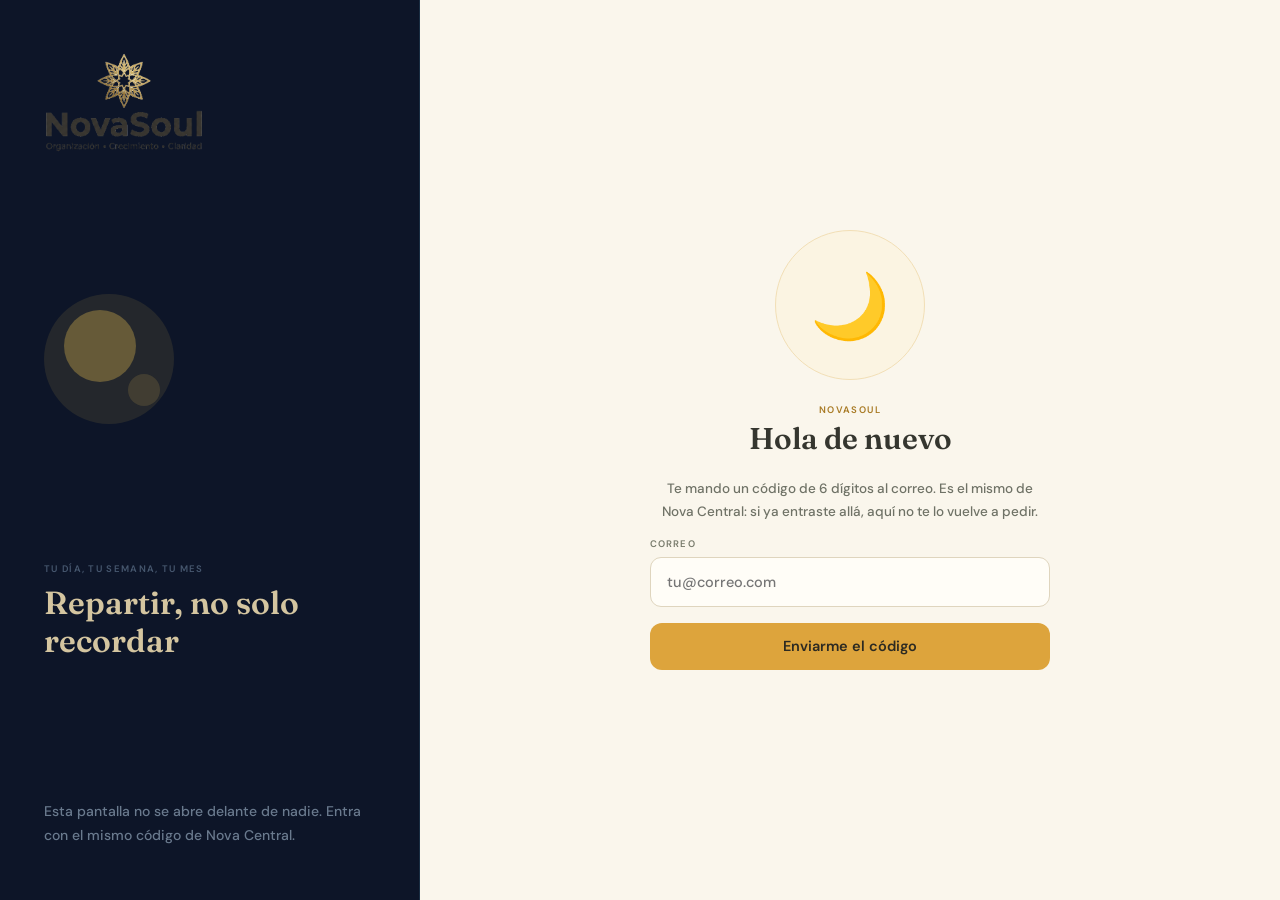
<file: novasoul.html>
<!DOCTYPE html>
<html lang="es">
<head>
<meta charset="utf-8">
<meta name="viewport" content="width=device-width, initial-scale=1">
<title>NovaSoul</title>
<link rel="icon" href="data:image/svg+xml,<svg xmlns='http://www.w3.org/2000/svg' viewBox='0 0 100 100'><text y='.9em' font-size='90'>🌟</text></svg>">
<script>(function(){var m=localStorage.getItem('ns_modo');var t=localStorage.getItem('ns_tema');if(m)document.documentElement.setAttribute('data-modo',m);if(t&&t!=='amarillo')document.documentElement.setAttribute('data-tema',t);})()</script>
<link rel="preconnect" href="https://fonts.googleapis.com">
<link rel="preconnect" href="https://fonts.gstatic.com" crossorigin>
<link href="https://fonts.googleapis.com/css2?family=Fraunces:ital,opsz,wght@0,9..144,400;0,9..144,500;0,9..144,600;0,9..144,700;1,9..144,400&family=DM+Sans:wght@400;500;600;700&display=swap" rel="stylesheet">
<style>
/* ── TOKENS ─────────────────────────────────────────── */
:root {
  --bg:#FAF6EC; --card:#FFFDF7; --soft:#F4EFE1; --soft2:#F1EBDC; --soft3:#EFE9D9;
  --panel:#F5F0E2; --panel-line:#E7DFCB;
  --line:#EBE3D2; --line2:#E4DBC6; --line3:#EBE3D2; --line4:#DFD5BE; --line5:#D4C8AC;
  --ink:#35362F; --ink2:#454739; --ink3:#565947;
  --mut:#6F7266; --mut2:#7B7E70; --mut3:#787B6C; --mut4:#878A7A; --mut5:#7E8171;
  --acc:#DDA43C; --acc-lo:#A87A24; --acc-hi:#EDC97E; --acc-ink:#2C2A22;
  --amber:#FBF4E2; --amber-line:#F2DFB6;
  --lila:#F6F1E3; --lila-line:#E8E0CC;
  --sage:#EDF2E7; --sage-line:#d8e6cb; --sage-d:#3F5A3A;
  --acc-d:#A87A24;
  --rojo:#A63A2C; --rojo-bg:#F8ECE9; --rojo-line:#E7C9C3;
  /* Semáforo: verde y ámbar propios. --acc cambia con el tema (dorado,
     verde, terracota, azul) y no puede significar «bien»: un verde
     pintado con --acc salía dorado, igual que el amarillo. */
  --bien:#4C7A3A; --medio:#96700F;
  --shadow: 0 8px 28px rgba(60,40,18,.1);
}
@media (prefers-color-scheme: dark) {
  :root:not([data-modo="claro"]) {
    --bg:#1B1B17; --card:#24241E; --soft:#2A2A22; --soft2:#2E2E25; --soft3:#2E2E25;
    --panel:#201F1A; --panel-line:#33332A;
    --line:#35352C; --line2:#3C3C31; --line3:#35352C; --line4:#434337; --line5:#4E4E40;
    --ink:#F3F1E7; --ink2:#E4E1D4; --ink3:#D2CFC0;
    --mut:#ADB0A0; --mut2:#A0A394; --mut3:#8F9284; --mut4:#7F8274; --mut5:#7F8274;
    --acc:#E5B457; --acc-ink:#241F14;
    --amber:#2E2A1D; --amber-line:#453D28;
    --acc-d:#EDC97E;
    --lila:#262620; --lila-line:#3A3A30;
    --sage:#23281F; --sage-line:#384232; --sage-d:#A8C4A2;
    --rojo:#E08472; --rojo-bg:#2E1F1C; --rojo-line:#4A302B;
    --bien:#93C178; --medio:#D8B25E;
    --shadow: 0 8px 28px rgba(0,0,0,.35);
  }
}
:root[data-modo="oscuro"] {
  --bg:#1B1B17; --card:#24241E; --soft:#2A2A22; --soft2:#2E2E25; --soft3:#2E2E25;
  --panel:#201F1A; --panel-line:#33332A;
  --line:#35352C; --line2:#3C3C31; --line3:#35352C; --line4:#434337; --line5:#4E4E40;
  --ink:#F3F1E7; --ink2:#E4E1D4; --ink3:#D2CFC0;
  --mut:#ADB0A0; --mut2:#A0A394; --mut3:#8F9284; --mut4:#7F8274; --mut5:#7F8274;
  --acc:#E5B457; --acc-ink:#241F14;
  --amber:#2E2A1D; --amber-line:#453D28;
  --acc-d:#EDC97E;
  --lila:#262620; --lila-line:#3A3A30;
  --sage:#23281F; --sage-line:#384232; --sage-d:#A8C4A2;
  --rojo:#E08472; --rojo-bg:#2E1F1C; --rojo-line:#4A302B;
  --bien:#93C178; --medio:#D8B25E;
  --shadow: 0 8px 28px rgba(0,0,0,.35);
}
/* ── TEMAS ── */
:root[data-tema="verde"]{--acc:#6E9B5A;--acc-lo:#3F6830;--acc-hi:#9FC28A;--acc-ink:#1B2A15;--acc-d:#3F6830;--amber:#EBF4E6;--amber-line:#CCDEBC;}
:root[data-tema="terracota"]{--acc:#C4775C;--acc-lo:#8E4530;--acc-hi:#DEA48D;--acc-ink:#241510;--acc-d:#8E4530;--amber:#F5EDE8;--amber-line:#E5C5B6;}
:root[data-tema="azul"]{--acc:#5B8AAE;--acc-lo:#365C7A;--acc-hi:#89B2CB;--acc-ink:#101D26;--acc-d:#365C7A;--amber:#E3EFF7;--amber-line:#BBCFDC;}
@media(prefers-color-scheme:dark){
  :root[data-tema="verde"]:not([data-modo="claro"]){--acc:#8ABE76;--acc-ink:#1B2A15;--acc-d:#9FC28A;--amber:#1E2B1A;--amber-line:#2D4025;}
  :root[data-tema="terracota"]:not([data-modo="claro"]){--acc:#DB9680;--acc-ink:#241510;--acc-d:#DEA48D;--amber:#2A1D18;--amber-line:#3F2A22;}
  :root[data-tema="azul"]:not([data-modo="claro"]){--acc:#79AACB;--acc-ink:#101D26;--acc-d:#89B2CB;--amber:#192028;--amber-line:#243040;}
}
:root[data-tema="verde"][data-modo="oscuro"]{--acc:#8ABE76;--acc-ink:#1B2A15;--acc-d:#9FC28A;--amber:#1E2B1A;--amber-line:#2D4025;}
:root[data-tema="terracota"][data-modo="oscuro"]{--acc:#DB9680;--acc-ink:#241510;--acc-d:#DEA48D;--amber:#2A1D18;--amber-line:#3F2A22;}
:root[data-tema="azul"][data-modo="oscuro"]{--acc:#79AACB;--acc-ink:#101D26;--acc-d:#89B2CB;--amber:#192028;--amber-line:#243040;}

*,*::before,*::after{box-sizing:border-box;margin:0;padding:0;}
html,body{height:100%;overflow:hidden;}
body{font-family:'DM Sans',system-ui,sans-serif;background:var(--bg);color:var(--ink);}
textarea,input,select,button{font-family:inherit;}
::-webkit-scrollbar{width:0;height:0;}

/* ── PUERTA ─────────────────────────────────────────── */
#login-screen{position:fixed;inset:0;background:var(--bg);z-index:100;display:flex;}
.pt-left{width:420px;flex:0 0 420px;background:var(--lila);border-right:1px solid var(--lila-line);padding:52px 44px;display:flex;flex-direction:column;justify-content:space-between;gap:28px;}
.pt-orbs{width:130px;height:130px;border-radius:50%;background:#EBDDBB;position:relative;flex:none;}
.pt-orbs span:first-child{position:absolute;left:20px;top:16px;width:72px;height:72px;border-radius:50%;background:var(--acc);opacity:.5;}
.pt-orbs span:last-child{position:absolute;right:14px;bottom:18px;width:32px;height:32px;border-radius:50%;background:var(--amber);}
.pt-frase{font:600 32px/1.18 'Fraunces',serif;color:var(--ink);max-width:16ch;}
.pt-nota{font:500 14px/1.7 'DM Sans';color:var(--mut);max-width:36ch;}
.pt-right{flex:1;display:flex;align-items:center;justify-content:center;padding:40px 52px;}
.pt-form{width:400px;max-width:100%;display:flex;flex-direction:column;gap:22px;}
.pt-star{width:150px;height:150px;margin:0 auto 4px;border-radius:50%;background:var(--amber);border:1px solid var(--amber-line);display:flex;align-items:center;justify-content:center;font:700 64px/1 'Fraunces',serif;color:var(--acc);}
.pt-lbl{font:600 9.5px/1 'DM Sans';letter-spacing:1.4px;color:var(--acc-d);}
.pt-h{font:600 30px/1.15 'Fraunces',serif;color:var(--ink);}
.pt-sub{font:500 13.5px/1.7 'DM Sans';color:var(--mut);max-width:46ch;text-wrap:pretty;}
.pt-field{display:flex;flex-direction:column;gap:8px;}
.pt-field label{font:600 9.5px/1 'DM Sans';letter-spacing:1.1px;color:var(--mut3);}
.pt-field input{border:1px solid var(--line4);background:var(--card);border-radius:11px;padding:15px 16px;font:500 14.5px/1 'DM Sans';color:var(--ink);outline:none;width:100%;}
.pt-field input:focus{border-color:var(--acc);}
.pt-btn{background:var(--acc);color:var(--acc-ink);font:600 14.5px/1 'DM Sans';padding:16px;border-radius:12px;text-align:center;cursor:pointer;border:none;width:100%;}
.pt-btn:hover{opacity:.88;}
.pt-quiet{font:500 12.5px/1 'DM Sans';color:var(--mut3);cursor:pointer;text-align:center;}
.pt-err{background:var(--rojo-bg);border:1px solid var(--rojo-line);color:var(--rojo);border-radius:11px;padding:12px 14px;font:500 12.5px/1.5 'DM Sans';display:none;}

/* ── APP SHELL ──────────────────────────────────────── */
#app{display:none;height:100dvh;overflow:hidden;}
.sidebar{width:236px;flex:0 0 236px;background:var(--panel);border-right:1px solid var(--panel-line);padding:22px 15px 18px;display:flex;flex-direction:column;gap:16px;overflow-y:auto;}
.sb-brand{display:flex;align-items:center;gap:9px;padding:0 4px 4px;}
.ns-logo-light{display:none!important;}
.ns-logo-dark{display:block!important;}
[data-modo="claro"] .ns-logo-dark{display:none!important;}
[data-modo="claro"] .ns-logo-light{display:block!important;}
@media(prefers-color-scheme:light){:root:not([data-modo="oscuro"]) .ns-logo-dark{display:none!important;}:root:not([data-modo="oscuro"]) .ns-logo-light{display:block!important;}}
.sb-section{font:600 9.5px/1 'DM Sans';letter-spacing:1.1px;color:var(--mut5);padding:0 10px 6px;}
.ni{padding:9px 11px;border-radius:11px;font:500 13px/1.2 'DM Sans';color:var(--mut);cursor:pointer;display:flex;align-items:center;justify-content:space-between;gap:8px;transition:background .12s;}
.ni:hover{background:var(--soft);color:var(--ink);}
.ni.on{background:var(--soft2);color:var(--ink);font-weight:600;}
.ni-badge{font:700 9px/1 'DM Sans';background:var(--acc);color:var(--acc-ink);border-radius:20px;padding:4px 7px;}
.ni-mal{font:700 9px/1 'DM Sans';background:var(--rojo-bg);color:var(--rojo);border:1px solid var(--rojo-line);border-radius:20px;padding:3px 6px;}
.sb-energy{background:var(--card);border:1px solid var(--line);border-radius:14px;padding:13px;display:flex;flex-direction:column;gap:9px;}
.sb-energy-lbl{font:600 9.5px/1 'DM Sans';letter-spacing:1.1px;color:var(--mut3);}
.sb-scores{display:flex;gap:0;}
.sb-sc{flex:1;display:flex;flex-direction:column;align-items:center;gap:5px;padding:0 4px;}
.sb-sc-v{font:600 18px/1 'Fraunces',serif;}
.sb-sc-l{font:500 9px/1 'DM Sans';color:var(--mut3);text-align:center;}
.sb-div{width:1px;background:var(--line);}
.sb-user{border-top:1px solid var(--panel-line);padding-top:12px;display:flex;align-items:center;gap:10px;margin-top:auto;}
.sb-user-av{width:32px;height:32px;border-radius:50%;background:var(--amber);border:1px solid var(--amber-line);display:flex;align-items:center;justify-content:center;font:600 13px/1 'DM Sans';color:var(--acc-d);flex:none;}
.sb-user-nm{font:600 12.5px/1.2 'DM Sans';color:var(--ink);}
.sb-user-rl{font:500 10.5px/1 'DM Sans';color:var(--mut3);margin-top:3px;}

/* ── MAIN ───────────────────────────────────────────── */
.main{flex:1;display:flex;flex-direction:column;min-width:0;overflow:hidden;}
.topbar{flex:0 0 58px;border-bottom:1px solid var(--line);background:var(--card);display:flex;align-items:center;justify-content:space-between;padding:0 26px;gap:16px;}
.tb-fecha{font:600 13.5px/1 'DM Sans';color:var(--ink);}
.tb-fecha small{display:block;font:500 10.5px/1 'DM Sans';color:var(--mut3);margin-top:5px;}
.tb-right{display:flex;align-items:center;gap:12px;}
.tb-mode{display:flex;gap:3px;background:var(--card);border:1px solid var(--line);border-radius:20px;padding:3px;}
.tb-mbtn{font:600 11px/1 'DM Sans';color:var(--mut3);padding:6px 11px;border-radius:17px;cursor:pointer;}
.tb-mbtn.on{background:var(--soft2);color:var(--ink);}
.tb-cdots{display:flex;gap:5px;align-items:center;margin-left:6px;}
.tb-cdot{width:15px;height:15px;border-radius:50%;cursor:pointer;transition:transform .15s;border:2.5px solid transparent;flex-shrink:0;}
.tb-cdot.on{border-color:var(--ink2);transform:scale(1.2);}
.content{flex:1;overflow-y:auto;padding:24px 26px 40px;display:flex;flex-direction:column;gap:18px;}
.view{display:none;flex-direction:column;gap:18px;}
.view.on{display:flex;}

/* ── CARDS ──────────────────────────────────────────── */
.card{background:var(--card);border:1px solid var(--line);border-radius:18px;padding:20px 22px;}
.card-lila{background:var(--lila);border:1px solid var(--lila-line);border-radius:18px;padding:22px 26px;}
.card-amber{background:var(--amber);border:1.5px solid var(--amber-line);border-radius:18px;padding:20px 22px;}
.card-sage{background:var(--sage);border:1px solid var(--sage-line);border-radius:18px;padding:20px 22px;}
.card-rojo{background:var(--rojo-bg);border:1.5px solid var(--rojo-line);border-radius:18px;padding:20px 22px;}
.card-h{display:flex;align-items:center;justify-content:space-between;gap:10px;margin-bottom:14px;flex-wrap:wrap;}
.card-lbl{font:600 9.5px/1 'DM Sans';letter-spacing:1.2px;color:var(--mut3);}
.card-lbl-amber{font:600 9.5px/1 'DM Sans';letter-spacing:1.2px;color:var(--acc-d);}
.card-lbl-sage{font:600 9.5px/1 'DM Sans';letter-spacing:1.2px;color:var(--sage-d);}
.card-lbl-rojo{font:600 9.5px/1 'DM Sans';letter-spacing:1.2px;color:var(--rojo);}
.card-h2{font:600 28px/1.1 'Fraunces',serif;color:var(--ink);}
.card-h3{font:600 20px/1.15 'Fraunces',serif;color:var(--ink);}
.card-p{font:500 13.5px/1.65 'DM Sans';color:var(--mut);text-wrap:pretty;}
.card-cta{background:var(--acc);color:var(--acc-ink);font:600 12.5px/1 'DM Sans';padding:13px 18px;border-radius:11px;cursor:pointer;border:none;display:inline-block;}
.card-ghost{border:1px solid var(--line4);background:none;color:var(--acc-d);font:600 12.5px/1 'DM Sans';padding:13px 18px;border-radius:11px;cursor:pointer;}
.link{font:600 10.5px/1 'DM Sans';letter-spacing:.8px;color:var(--acc-d);cursor:pointer;background:none;border:none;padding:0;}
.vista-h{display:flex;align-items:flex-end;justify-content:space-between;gap:16px;flex-wrap:wrap;}
.vista-t{font:600 28px/1.1 'Fraunces',serif;color:var(--ink);margin-bottom:6px;}
.vista-p{font:500 13px/1.6 'DM Sans';color:var(--mut);max-width:78ch;}

.g2{display:grid;grid-template-columns:1fr 1fr;gap:18px;}
.g3{display:grid;grid-template-columns:repeat(3,1fr);gap:12px;}
.g14{display:grid;grid-template-columns:1.4fr 1fr;gap:18px;}
.g155{display:grid;grid-template-columns:1.55fr 1fr;gap:18px;}
.slbl{font:600 9.5px/1 'DM Sans';letter-spacing:1.2px;color:var(--mut3);}
.row-btns{display:flex;gap:10px;flex-wrap:wrap;align-items:center;}
.vacio{font:500 12.5px/1.6 'DM Sans';color:var(--mut3);padding:14px 0;}

/* ── CIFRAS ─────────────────────────────────────────── */
.kpis{display:grid;grid-template-columns:repeat(4,1fr);gap:12px;}
.kpi{background:var(--card);border:1px solid var(--line);border-radius:16px;padding:16px 18px;display:flex;flex-direction:column;gap:7px;}
.kpi-l{font:600 9px/1.3 'DM Sans';letter-spacing:1.1px;color:var(--mut3);}
.kpi-v{font:600 30px/1 'Fraunces',serif;color:var(--ink);font-variant-numeric:tabular-nums;}
.kpi-v.mal{color:var(--rojo);}
.kpi-v.bien{color:var(--sage-d);}
.kpi-s{font:500 11px/1.4 'DM Sans';color:var(--mut3);}

/* ── BARRA DE HORAS ─────────────────────────────────── */
.hbar{height:26px;border-radius:9px;background:var(--soft);overflow:hidden;display:flex;}
.hbar span{height:100%;display:block;}
.hleg{display:flex;gap:16px;flex-wrap:wrap;margin-top:10px;}
.hleg div{display:flex;align-items:center;gap:7px;font:500 11.5px/1 'DM Sans';color:var(--mut);}
.hleg i{width:11px;height:11px;border-radius:4px;display:block;flex:none;}
.htope{position:absolute;top:-3px;bottom:-3px;width:3px;background:var(--rojo);border-radius:2px;}

/* ── TABLERO ────────────────────────────────────────── */
.kan{display:grid;grid-template-columns:repeat(3,1fr);gap:14px;align-items:start;}
.kcol{background:var(--soft);border:1px solid var(--line);border-radius:16px;padding:13px;display:flex;flex-direction:column;gap:10px;min-height:120px;}
.kcol.drag{border-color:var(--acc);background:var(--amber);}
.kcol-h{display:flex;align-items:center;justify-content:space-between;gap:8px;padding:0 3px;}
.kcol-t{font:600 11px/1 'DM Sans';letter-spacing:.8px;color:var(--ink2);}
.kcol-n{font:600 10px/1 'DM Sans';color:var(--mut3);background:var(--card);border-radius:20px;padding:5px 9px;}
.kcard{background:var(--card);border:1px solid var(--line);border-left:3px solid var(--line4);border-radius:12px;padding:12px 13px;display:flex;flex-direction:column;gap:8px;cursor:grab;}
.kcard:hover{border-color:var(--acc);}
.kcard.tarde{border-left-color:var(--rojo);}
.kcard.hoy{border-left-color:var(--acc);}
.kcard.lista{opacity:.62;}
.kcard-t{font:500 13px/1.4 'DM Sans';color:var(--ink);}
.kcard.lista .kcard-t{text-decoration:line-through;}
.kcard-m{display:flex;align-items:center;gap:6px;flex-wrap:wrap;}
.chip{font:600 9.5px/1 'DM Sans';border-radius:20px;padding:5px 8px;background:var(--soft2);color:var(--mut2);white-space:nowrap;}
.chip.proy{background:var(--lila);color:var(--acc-d);}
.chip.tarde{background:var(--rojo-bg);color:var(--rojo);}
.chip.hoy{background:var(--amber);color:var(--acc-d);}
.chip.fijo{background:var(--rojo-bg);color:var(--rojo);border:1px solid var(--rojo-line);}
.chip.horas{background:var(--sage);color:var(--sage-d);}
.kcard-b{display:flex;gap:6px;justify-content:flex-end;}
.kbtn{font:600 10.5px/1 'DM Sans';border:1px solid var(--line4);background:var(--card);color:var(--mut2);border-radius:8px;padding:6px 9px;cursor:pointer;}
.kbtn:hover{border-color:var(--acc);color:var(--acc-d);}

/* ── SEMANA ─────────────────────────────────────────── */
.sem7{display:grid;grid-template-columns:repeat(7,1fr);gap:10px;}
.sdia{background:var(--card);border:1px solid var(--line);border-radius:14px;padding:12px 11px;display:flex;flex-direction:column;gap:9px;min-height:130px;}
.sdia.hoy{border-color:var(--acc);background:var(--amber);}
.sdia-h{display:flex;align-items:baseline;justify-content:space-between;gap:6px;}
.sdia-d{font:600 9px/1 'DM Sans';letter-spacing:.9px;color:var(--mut3);}
.sdia-n{font:600 19px/1 'Fraunces',serif;color:var(--ink);}
.sdia-lib{font:500 10px/1 'DM Sans';color:var(--mut4);}
/* Un bloque de la semana propuesta. El borde de color dice de qué
   franja es; los fijos van en gris y translúcidos porque no se tocan. */
.sblq{background:var(--bg);border-radius:8px;padding:6px 8px;margin-top:5px;}
.sblq-t{font:600 11px/1.25 'DM Sans';color:var(--ink);}
.sblq-h{font:500 10px/1.3 'DM Sans';color:var(--mut3);margin-top:2px;}
.sdia-it{font:500 11px/1.35 'DM Sans';color:var(--ink2);background:var(--soft);border-radius:8px;padding:7px 8px;}
.sdia.hoy .sdia-it{background:var(--card);}

/* ── LISTAS ─────────────────────────────────────────── */
.fila{display:flex;align-items:center;gap:12px;padding:12px 0;border-bottom:1px solid var(--soft2);flex-wrap:wrap;}
.fila:last-child{border-bottom:none;}
.fila-t{flex:1;min-width:140px;font:500 13px/1.4 'DM Sans';color:var(--ink);}
.fila-m{font:500 11px/1 'DM Sans';color:var(--mut4);white-space:nowrap;}

/* ── FINANZAS ───────────────────────────────────────── */
.fin-row{display:grid;grid-template-columns:1.3fr 1fr 1fr auto;gap:12px;align-items:center;padding:13px 0;border-bottom:1px solid var(--soft2);}
.fin-row:last-child{border-bottom:none;}
.fin-cat{font:600 13px/1.3 'DM Sans';color:var(--ink);}
.fin-cat small{display:block;font:500 11px/1.3 'DM Sans';color:var(--mut3);margin-top:4px;}
.fin-v{font:600 14px/1 'DM Sans';color:var(--ink);font-variant-numeric:tabular-nums;}
.fin-v.sin{font-weight:500;color:var(--mut4);font-size:12px;}
.fin-v.mal{color:var(--rojo);}
.fin-v.bien{color:var(--sage-d);}
.fin-lbl{font:600 8.5px/1 'DM Sans';letter-spacing:1px;color:var(--mut4);margin-bottom:6px;}
/* En computador la tabla ya tiene encabezado: repetirlo en cada fila es
   ruido. En el teléfono las filas se apilan y sin él no se sabe cuál
   número es el plan y cuál lo que salió. */
@media(min-width:821px){ .fin-row:not(.fin-head) .fin-lbl{display:none;} }
@media(max-width:820px){ .fin-head{display:none!important;} }

/* ── FORMULARIO / MODAL ─────────────────────────────── */
.modal{position:fixed;inset:0;background:rgba(20,16,8,.5);z-index:80;display:none;align-items:center;justify-content:center;padding:18px;}
.modal.on{display:flex;}
.modal-box{background:var(--card);border:1px solid var(--line);border-radius:20px;padding:24px;width:520px;max-width:100%;max-height:90dvh;overflow-y:auto;display:flex;flex-direction:column;gap:16px;box-shadow:var(--shadow);}
.dias-sem{display:flex;gap:6px;flex-wrap:wrap;margin-top:4px;}
.dia-chk{display:inline-flex;align-items:center;justify-content:center;min-width:44px;
  padding:8px 10px;border:1px solid var(--line);border-radius:10px;cursor:pointer;
  font:600 12px/1 'DM Sans';color:var(--mut);user-select:none;transition:.12s;}
.dia-chk:hover{border-color:var(--acc);}
.dia-chk.on{background:var(--acc);border-color:var(--acc);color:#fff;}
.dia-chk input{position:absolute;opacity:0;width:0;height:0;}
.f-row{display:grid;grid-template-columns:1fr 1fr;gap:12px;}
.f{display:flex;flex-direction:column;gap:7px;}
.f label{font:600 9.5px/1 'DM Sans';letter-spacing:1.1px;color:var(--mut3);}
.f input,.f select,.f textarea{border:1px solid var(--line4);background:var(--bg);border-radius:10px;padding:12px 13px;font:500 13.5px/1.3 'DM Sans';color:var(--ink);outline:none;width:100%;}
.f input:focus,.f select:focus,.f textarea:focus{border-color:var(--acc);}
.f small{font:500 10.5px/1.45 'DM Sans';color:var(--mut4);}
.f-btns{display:flex;gap:10px;align-items:center;flex-wrap:wrap;}
.btn-mal{border:1px solid var(--rojo-line);background:var(--rojo-bg);color:var(--rojo);font:600 12.5px/1 'DM Sans';padding:13px 16px;border-radius:11px;cursor:pointer;margin-left:auto;}

/* ── AVISOS ─────────────────────────────────────────── */
.aviso{border-radius:14px;padding:14px 16px;font:500 12.5px/1.6 'DM Sans';display:none;}
.aviso.on{display:block;}
.aviso.mal{background:var(--rojo-bg);border:1px solid var(--rojo-line);color:var(--rojo);}
.aviso.bien{background:var(--sage);border:1px solid var(--sage-line);color:var(--sage-d);}
/* ── LAS TIENDAS, TODAS, EN CHICO ──
   Estado y no cifras: por eso caben varias al lado sin invitar a
   comparar lo que no se puede comparar. Se envuelven solas, así que
   sirve igual con dos tiendas que con diez, y en teléfono. */
.fam-tiendas{display:flex;flex-wrap:wrap;gap:8px;margin-bottom:8px;}
.fam-t{flex:1 1 150px;max-width:200px;min-width:0;text-align:left;display:flex;flex-direction:column;gap:5px;
  background:var(--card);border:1px solid var(--line4);border-radius:12px;
  padding:10px 12px;cursor:pointer;font-family:'DM Sans';}
.fam-t:hover{border-color:var(--acc);}
.fam-t.on{border-color:var(--acc);border-width:1.5px;padding:9.5px 11.5px;}
.fam-t-n{font:600 12.5px/1.2 'DM Sans';color:var(--ink);overflow-wrap:anywhere;}
.fam-t-s{font:500 10.5px/1.3 'DM Sans';color:var(--mut3);}
.fam-t-l{display:flex;gap:4px;align-items:center;}
.fam-pt{width:7px;height:7px;border-radius:50%;flex:0 0 auto;}
/* El primero son las alarmas y los otros el semáforo: un hueco los separa */
.fam-t-l .fam-pt:first-child{margin-right:5px;}
.fam-nota{font:500 10.5px/1.5 'DM Sans';color:var(--mut3);margin:0 0 16px;}

.luz{display:flex;align-items:center;gap:11px;padding:12px 0;border-bottom:1px solid var(--soft2);}
.luz:last-child{border-bottom:none;}
.luz-p{width:12px;height:12px;border-radius:50%;flex:none;}
.luz-n{flex:1;font:500 12.5px/1.35 'DM Sans';color:var(--ink2);}
.luz-v{font:600 13px/1 'DM Sans';color:var(--ink);font-variant-numeric:tabular-nums;}
.ejemplo{font:600 8.5px/1 'DM Sans';letter-spacing:1px;background:var(--soft2);color:var(--mut3);border-radius:20px;padding:5px 9px;}

/* ─── TELÉFONO ─────────────────────────────────────── */
.ns-mobbtn{display:none;background:var(--card);border:1px solid var(--line);border-radius:10px;padding:7px 11px;font:600 13px/1 'DM Sans';color:var(--ink);cursor:pointer;}
.ns-lay{display:none;position:fixed;inset:0;background:rgba(0,0,0,.45);z-index:50;}
@media(max-width:900px){
  .kpis{grid-template-columns:1fr 1fr;}
  .kan{grid-template-columns:1fr;}
  .sem7{grid-template-columns:1fr 1fr;}
}
@media(max-width:820px){
  .ns-mobbtn{display:block;}
  .sidebar{position:fixed;left:-260px;top:0;bottom:0;z-index:60;width:244px;height:100dvh;transition:left .25s;box-shadow:6px 0 24px rgba(0,0,0,.35);}
  .sidebar.open{left:0;}
  .ns-lay.open{display:block;}
  .g2,.g3,.g14,.g155,.f-row{grid-template-columns:1fr;}
  .content{padding:16px 14px 32px;}
  .topbar{flex:0 0 auto;flex-wrap:wrap;padding:9px 14px;gap:9px;}
  .tb-right{flex-wrap:wrap;gap:9px;}
  .pt-left{display:none;}
  .pt-right{padding:26px 18px;}
  .fin-row{grid-template-columns:1fr 1fr;gap:9px;}
  .fin-row > :last-child{grid-column:span 2;}
}

/* ── Nova brand harmony ───────────────────────────────── */
.sidebar{background:#0d1528!important;border-right:1px solid #192d42!important;}
.sidebar .sb-section{color:#46576e!important;}
.sidebar .ni{color:#7a90ab!important;}
.sidebar .ni:hover{background:rgba(201,168,76,.07)!important;color:#d4c5a0!important;}
.sidebar .ni.on{background:rgba(201,168,76,.13)!important;color:#e8dfc0!important;font-weight:600!important;}
.sidebar .ni-badge{background:rgba(201,168,76,.18)!important;color:#c9a84c!important;}
.sidebar .sb-energy{background:rgba(255,255,255,.04)!important;border-color:rgba(201,168,76,.15)!important;}
.sidebar .sb-energy-lbl{color:#46576e!important;}
.sidebar .sb-sc-v{color:#d4c5a0!important;}
.sidebar .sb-sc-l{color:#46576e!important;}
.sidebar .sb-div{background:#1e3050!important;}
.sidebar .sb-user{border-top-color:#192d42!important;}
.sidebar .sb-user-nm{color:#d4c5a0!important;}
.sidebar .sb-user-rl{color:#46576e!important;}
.pt-left{background:#0d1528!important;border-right-color:#192d42!important;}
.pt-left .pt-orbs{background:rgba(201,168,76,.12)!important;}
.pt-left .pt-orbs span:first-child{background:#c9a84c!important;opacity:.4!important;}
.pt-left .pt-orbs span:last-child{background:rgba(201,168,76,.18)!important;}
.pt-frase{color:#d4c5a0!important;}
.pt-nota{color:#6a7a8e!important;}
</style>
</head>
<body>

<!-- ════════════ PUERTA ════════════ -->
<div id="login-screen">
  <div class="pt-left">
    <img src="logo-novasoul.png" alt="NovaSoul" style="max-width:160px;height:auto;">
    <div class="pt-orbs"><span></span><span></span></div>
    <div>
      <div style="font:600 9.5px/1 'DM Sans';letter-spacing:1.3px;color:#46576e;margin-bottom:10px;">TU DÍA, TU SEMANA, TU MES</div>
      <div class="pt-frase">Repartir, no solo recordar</div>
    </div>
    <p class="pt-nota">Esta pantalla no se abre delante de nadie. Entra con el mismo código de Nova Central.</p>
  </div>

  <div class="pt-right">
    <div class="pt-form">
      <div class="pt-star">🌙</div>
      <div style="text-align:center;display:flex;flex-direction:column;gap:6px;">
        <div class="pt-lbl">NOVASOUL</div>
        <div class="pt-h">Hola de nuevo</div>
      </div>
      <div class="pt-err" id="lgn-err"></div>

      <div id="lgn-p1" style="display:flex;flex-direction:column;gap:16px;">
        <p class="pt-sub" style="text-align:center;">Te mando un código de 6 dígitos al correo. Es el mismo de Nova Central: si ya entraste allá, aquí no te lo vuelve a pedir.</p>
        <div class="pt-field"><label>CORREO</label><input type="email" id="lgn-email" autocomplete="email" placeholder="tu@correo.com"></div>
        <button class="pt-btn" id="lgn-btn" onclick="pedirCodigo()">Enviarme el código</button>
      </div>

      <div id="lgn-p2" style="display:none;flex-direction:column;gap:16px;">
        <p class="pt-sub" style="text-align:center;">Te lo mandé a <strong id="lgn-eco"></strong>. Vence en 10 minutos.</p>
        <div class="pt-field"><label>CÓDIGO</label><input type="text" id="lgn-cod" inputmode="numeric" maxlength="6" autocomplete="one-time-code" placeholder="······"></div>
        <button class="pt-btn" id="lgn-btn2" onclick="verificarCodigo()">Entrar</button>
        <span class="pt-quiet" onclick="pasoLogin(1)">← Cambiar el correo</span>
      </div>
    </div>
  </div>
</div>

<!-- ════════════ APP ════════════ -->
<div id="app">
  <div class="ns-lay" id="ns-lay" onclick="cerrarMenu()"></div>

  <nav class="sidebar" id="sidebar">
    <div class="sb-brand">
      <img src="logo-novasoul.png" alt="NovaSoul" class="ns-logo-dark" style="max-width:130px;height:auto;">
      <img src="logo-novasoul-claro.png" alt="NovaSoul" class="ns-logo-light" style="max-width:130px;height:auto;">
    </div>

    <div style="display:flex;flex-direction:column;gap:3px;">
      <div class="sb-section">MI DÍA</div>
      <div class="ni on" data-v="hoy" onclick="go('hoy',this)">✦ Hoy</div>
      <div class="ni" data-v="pendientes" onclick="go('pendientes',this)">◎ Pendientes<span class="ni-badge" id="nb-pend">·</span></div>
      <div class="ni" data-v="semana" onclick="go('semana',this)">▦ Mi semana<span class="ni-mal" id="nb-riesgo" style="display:none;">!</span></div>
    </div>

    <div style="display:flex;flex-direction:column;gap:3px;">
      <div class="sb-section">LO MÍO</div>
      <div class="ni" data-v="mindlab" onclick="go('mindlab',this)">◆ Mindlab<span class="ni-badge" id="nb-ml">·</span></div>
      <div class="ni" data-v="uni" onclick="go('uni',this)">▣ Universidad<span class="ni-mal" id="nb-uni" style="display:none;">·</span></div>
      <div class="ni" data-v="rutina" onclick="go('rutina',this)">↻ Mi rutina</div>
      <div class="ni" data-v="plata" onclick="go('plata',this)">◇ Mi plata<span class="ni-mal" id="nb-turnos" style="display:none;">·</span></div>
      <div class="ni" data-v="cielo" onclick="go('cielo',this)">◐ El cielo</div>
    </div>

    <div style="display:flex;flex-direction:column;gap:3px;">
      <div class="sb-section">NOVA FAMILY</div>
      <div class="ni" data-v="family" onclick="go('family',this)">⊕ Resumen<span class="ni-mal" id="nb-fam" style="display:none;">·</span></div>
    </div>

    <div style="display:flex;flex-direction:column;gap:3px;">
      <div class="sb-section">MI CUENTA</div>
      <div class="ni" data-v="perfil" onclick="go('perfil',this)">◈ Mi perfil</div>
    </div>

    <div class="sb-energy">
      <div class="sb-energy-lbl">✨ ESTA SEMANA</div>
      <div class="sb-scores" id="sb-scores"></div>
    </div>

    <div class="sb-user">
      <div class="sb-user-av" id="sb-av">·</div>
      <div style="flex:1;min-width:0;">
        <div class="sb-user-nm" id="sb-nm">—</div>
        <div class="sb-user-rl" id="sb-rl">—</div>
      </div>
      <span class="link" onclick="salir()" title="Salir">↪</span>
    </div>
  </nav>

  <div class="main">
    <div class="topbar">
      <button class="ns-mobbtn" onclick="abrirMenu()" aria-label="Abrir menú">☰</button>
      <div class="tb-fecha" id="tb-fecha">—<small id="tb-sub"></small></div>
      <div class="tb-right">
        <button class="card-cta" onclick="nuevaTarea()">+ Pendiente</button>
        <div class="tb-mode">
          <div class="tb-mbtn on" id="bcl" onclick="setModo('claro')">Claro</div>
          <div class="tb-mbtn" id="bos" onclick="setModo('oscuro')">Oscuro</div>
        </div>
        <div class="tb-cdots">
          <div class="tb-cdot on" data-t="amarillo" style="background:#DDA43C" onclick="setTema('amarillo')"></div>
          <div class="tb-cdot" data-t="verde" style="background:#6E9B5A" onclick="setTema('verde')"></div>
          <div class="tb-cdot" data-t="terracota" style="background:#C4775C" onclick="setTema('terracota')"></div>
          <div class="tb-cdot" data-t="azul" style="background:#5B8AAE" onclick="setTema('azul')"></div>
        </div>
      </div>
    </div>

    <div class="content">
      <div class="aviso mal" id="av-global"></div>

      <!-- ════ HOY ════ -->
      <div class="view on" id="v-hoy">
        <div class="kpis" id="hoy-kpis"></div>
        <div id="hoy-urgente"></div>
        <div id="hoy-turnos"></div>
        <div class="card" id="hoy-riesgo"></div>
        <div class="card-sage" id="hoy-hormiga"></div>
        <div class="g14">
          <div class="card">
            <div class="card-h"><span class="card-lbl">HOY</span><span class="link" onclick="go('pendientes',null)">VER EL TABLERO →</span></div>
            <div id="hoy-lista"></div>
          </div>
          <div style="display:flex;flex-direction:column;gap:18px;">
            <div class="card" id="hoy-mes"></div>
            <div class="card-amber" id="hoy-ml"></div>
          </div>
        </div>
      </div>

      <!-- ════ PENDIENTES ════ -->
      <div class="view" id="v-pendientes">
        <div class="vista-h">
          <div>
            <div class="vista-t">Pendientes</div>
            <p class="vista-p">Arrastra una tarjeta de una columna a otra, o usa los botones. Todo lo que pongas aquí con un proyecto le suma peso a ese proyecto en Nova Central —cuántas entregas y cuántas horas, nunca qué dicen.</p>
          </div>
          <button class="card-cta" onclick="nuevaTarea()">+ Pendiente</button>
        </div>
        <div class="row-btns" id="pend-filtros"></div>
        <div class="kan" id="pend-kan"></div>
      </div>

      <!-- ════ SEMANA ════ -->
      <div class="view" id="v-semana">
        <div class="vista-h">
          <div>
            <div class="vista-t">Mi semana</div>
            <p class="vista-p" id="sem-sub">—</p>
          </div>
          <div class="row-btns">
            <button class="card-cta" onclick="armarSemana()">Organízame la semana</button>
            <button class="card-ghost" onclick="abrirHoras()">Mis horas útiles</button>
            <button class="card-ghost" onclick="go('rutina',null)">Turnos y clases</button>
          </div>
        </div>
        <div id="sem-horario"></div>
        <div class="card" id="sem-riesgo"></div>
        <div class="sem7" id="sem-dias"></div>
        <div class="card" id="sem-proy"></div>
      </div>

      <!-- ════ MINDLAB ════ -->
      <div class="view" id="v-mindlab">
        <div class="vista-h">
          <div>
            <div class="vista-t">Mindlab</div>
            <p class="vista-p" id="ml-sub">—</p>
          </div>
        </div>
        <div class="card-amber" id="ml-ahora"></div>
        <div class="card"><div class="card-h"><span class="card-lbl">LAS DOCE SEMANAS</span><span class="card-lbl" id="ml-cuenta"></span></div><div id="ml-lista"></div></div>
      </div>

      <!-- ════ UNIVERSIDAD ════ -->
      <div class="view" id="v-uni">
        <div class="vista-h">
          <div>
            <div class="vista-t">Universidad</div>
            <p class="vista-p">Una materia por tarjeta, con su carpeta de Drive y sus entregas.
              <strong>Los archivos no se copian aquí:</strong> Nova guarda el enlace, no el contenido.
              Misma regla que con PHH.</p>
          </div>
          <button class="card-cta" onclick="nuevaMateria()">+ Materia</button>
        </div>
        <div class="g2" id="uni-lista"></div>
        <div class="card" id="uni-nota"></div>
      </div>

      <!-- ════ RUTINA ════ -->
      <div class="view" id="v-rutina">
        <div class="vista-h">
          <div>
            <div class="vista-t">Mi rutina</div>
            <p class="vista-p">Lo que se repite todas las semanas: turnos y clases.
              <strong>Se escribe una vez.</strong> Se repite solo hasta la fecha en que se acaba,
              y de ahí salen las horas que te quedan libres cada día.</p>
          </div>
          <button class="card-cta" onclick="nuevaRutina()">+ Turno o clase</button>
        </div>
        <div class="card" id="rut-resumen"></div>
        <div id="rut-lista"></div>
      </div>

      <!-- ════ GASTOS FIJOS ════ -->
      <div class="view" id="v-plata">
        <div class="vista-h">
          <div>
            <div class="vista-t">Mi plata</div>
            <!--
              Esta frase antes explicaba de dónde salían los datos. Ella
              respondió: «no entiendo cómo razona esta pantalla (…) como
              lo veo no entiendo nada de lo que me quiere transmitir más
              que mi plata entrante y ya». Así que ahora dice cómo se
              LEE, que era lo que faltaba.
            -->
            <p class="vista-p">Se lee de arriba abajo y contesta cuatro preguntas en orden:
              <strong>cuánto entra</strong>, <strong>cuánto sale todos los meses</strong>,
              <strong>cuánto de eso es deuda y cuándo se acaba</strong>, y
              <strong>qué queda</strong>. Nunca se suman dos monedas.</p>
          </div>
          <div class="row-btns">
            <button class="card-cta" onclick="abrirHormiga()">+ Gasto del día</button>
            <button class="card-ghost" onclick="nuevoFijo()">+ Gasto fijo</button>
          </div>
        </div>
        <div id="pl-mes"></div>
        <div id="pl-orden"></div>
        <div id="pl-turnos"></div>
        <div class="card" id="pl-hormiga"></div>
        <div class="kpis" id="fin-kpis"></div>
        <div class="card" id="fin-lista"></div>
      </div>

      <!-- ════ NOVA FAMILY ════ -->
      <div class="view" id="v-family">
        <div class="vista-h">
          <div>
            <div class="vista-t">Nova Family</div>
            <p class="vista-p">Lo pendiente de cada pantalla, sin tener que abrirlas. El estado de todas las tiendas de un vistazo; las cifras, de una tienda a la vez, porque son negocios distintos en países distintos con monedas distintas.</p>
          </div>
          <button class="card-ghost" id="fam-btn" onclick="cargarFamily()">Actualizar</button>
        </div>
        <div class="row-btns" id="fam-sel"></div>
        <div id="fam-cuerpo"><div class="vacio">Tocá «Actualizar» para traer las alarmas y el semáforo de la semana.</div></div>
      </div>

      <!-- ════ EL CIELO ════ -->
      <div class="view" id="v-cielo">
        <div class="vista-h">
          <div>
            <div class="vista-t">El cielo</div>
            <p class="vista-p">Los planetas marcan el tiempo: hay tiempo para aprender, para
              descansar y para cambiar. Aquí el planeta te dice <strong>qué momento es</strong>,
              y NovaSoul lo cruza con lo que tienes que entregar.</p>
          </div>
          <div class="row-btns">
            <button class="card-cta" onclick="abrirCarta()">Cargar mi carta</button>
            <button class="card-ghost" onclick="abrirPensum()">+ Temporada</button>
          </div>
        </div>
        <div id="ci-hoy"></div>
        <!--
          LA LECTURA A FONDO. Tres ventanas, porque los planetas no van
          todos a la misma velocidad: la Luna cambia cada tres días,
          Júpiter dura tres meses y Plutón cuatro años. Mezclarlos en
          una sola lista entierra lo de hoy debajo de lo de 2029.
        -->
        <div id="ci-lectura"></div>
        <div id="ci-ejes"></div>
        <div id="ci-anio"></div>
        <div id="ci-semana"></div>
        <div class="g14">
          <div style="display:flex;flex-direction:column;gap:18px;">
            <div class="card" id="ci-carta"></div>
            <div class="card" id="ci-transitos"></div>
          </div>
          <div style="display:flex;flex-direction:column;gap:18px;">
            <div class="card-lila" id="ci-revolucion"></div>
            <div class="card" id="ci-pensum"></div>
            <div class="card-sage" id="ci-medicion"></div>
          </div>
        </div>
      </div>

      <!-- ════ PERFIL ════ -->
      <div class="view" id="v-perfil">
        <div class="vista-h"><div><div class="vista-t">Mi perfil</div><p class="vista-p">Con quién entraste y cómo se ve NovaSoul.</p></div></div>
        <div class="g2">
          <div class="card">
            <div class="slbl" style="margin-bottom:14px;">LA SESIÓN</div>
            <div class="fila"><span class="fila-t">Correo</span><span class="fila-m" id="pf-correo">—</span></div>
            <div class="fila"><span class="fila-t">Rol</span><span class="fila-m" id="pf-rol">—</span></div>
            <div class="fila"><span class="fila-t">La sesión vence</span><span class="fila-m" id="pf-vence">—</span></div>
            <div class="fila"><span class="fila-t">Horas libres a la semana</span><span class="fila-m" id="pf-horas">—</span></div>
            <div class="fila"><span class="fila-t">Versión de esta pantalla</span><span class="fila-m" id="pf-version">—</span></div>
            <div class="row-btns" style="margin-top:14px;">
              <button class="card-ghost" onclick="abrirHoras()">Cambiar mis horas</button>
              <button class="card-ghost" onclick="salir()">Cerrar sesión</button>
            </div>
          </div>
          <div class="card">
            <div class="slbl" style="margin-bottom:14px;">IR A</div>
            <div class="fila"><span class="fila-t">Nova Central</span><a class="link" href="./novacentral.html">ABRIR →</a></div>
            <div class="fila"><span class="fila-t">Nova Empresarial</span><a class="link" href="./empresarial.html">ABRIR →</a></div>
            <div class="fila"><span class="fila-t">novAcademy</span><a class="link" href="./novacademy.html">ABRIR →</a></div>
            <p class="card-p" style="margin-top:12px;">El resumen de las tres está en <strong>Nova Family</strong>, sin salir de aquí.</p>
          </div>
        </div>
      </div>

    </div><!-- /content -->
  </div><!-- /main -->
</div><!-- /app -->

<!-- ════════════ MODALES ════════════ -->
<div class="modal" id="m-tarea" onclick="if(event.target===this)cerrarModal('m-tarea')">
  <div class="modal-box">
    <div class="card-h" style="margin:0;"><span class="card-h3" id="mt-titulo">Nuevo pendiente</span><span class="link" onclick="cerrarModal('m-tarea')">CERRAR ✕</span></div>
    <div class="aviso mal" id="mt-err"></div>
    <div class="f"><label>QUÉ HAY QUE HACER</label><input id="mt-texto" placeholder="Entregar la carta de cocteles"></div>
    <div class="f-row">
      <div class="f"><label>PROYECTO</label><select id="mt-trabajo"></select><small>Sale de tus proyectos en Nova Central.</small></div>
      <div class="f"><label>FECHA DE ENTREGA</label><input type="date" id="mt-fecha"></div>
    </div>
    <div class="f-row">
      <div class="f"><label>HORAS QUE CREES QUE CUESTA</label><input type="number" id="mt-horas" min="0" step="0.5" placeholder="3"><small>Es el estimado tuyo. Sin él no puedo decirte si la semana cabe.</small></div>
      <div class="f"><label>PRIORIDAD</label><select id="mt-prioridad"><option value="alta">Alta</option><option value="media" selected>Media</option><option value="baja">Baja</option></select></div>
    </div>
    <div class="f"><label>SI NO SE ENTREGA…</label><select id="mt-riesgo"></select><small id="mt-riesgo-ayuda"></small></div>
    <div class="f"><label>NOTA</label><input id="mt-nota" placeholder="Opcional"></div>
    <div class="f-btns">
      <button class="card-cta" id="mt-guardar" onclick="guardarTarea()">Guardar</button>
      <button class="card-ghost" onclick="cerrarModal('m-tarea')">Cancelar</button>
      <button class="btn-mal" id="mt-borrar" onclick="borrarTarea()">Borrar</button>
    </div>
  </div>
</div>

<div class="modal" id="m-materia" onclick="if(event.target===this)cerrarModal('m-materia')">
  <div class="modal-box">
    <div class="card-h" style="margin:0;"><span class="card-h3" id="mm-titulo">Materia</span><span class="link" onclick="cerrarModal('m-materia')">CERRAR ✕</span></div>
    <div class="aviso mal" id="mm-err"></div>
    <div class="f-row">
      <div class="f"><label>NOMBRE</label><input id="mm-nombre" placeholder="Estadística Inferencial"></div>
      <div class="f"><label>CÓDIGO</label><input id="mm-codigo" placeholder="EST-301"></div>
    </div>
    <div class="f-row">
      <div class="f"><label>PROFESOR</label><input id="mm-profesor" placeholder="Opcional"></div>
      <div class="f"><label>SEMESTRE</label><input id="mm-semestre" placeholder="2026-2"></div>
    </div>
    <div class="f"><label>CARPETA EN DRIVE</label><input id="mm-carpeta" placeholder="https://drive.google.com/drive/folders/…"><small>El enlace, no el archivo. Nova nunca abre lo que hay adentro ni lo copia a ninguna hoja.</small></div>
    <div class="f"><label>PROYECTO EN NOVA CENTRAL</label><select id="mm-trabajo"></select><small>Todas las materias pesan como un solo proyecto en tu semana.</small></div>
    <div class="f-btns">
      <button class="card-cta" onclick="guardarMateria()">Guardar</button>
      <button class="card-ghost" onclick="cerrarModal('m-materia')">Cancelar</button>
      <button class="btn-mal" id="mm-borrar" onclick="borrarMateria()">Borrar</button>
    </div>
  </div>
</div>

<div class="modal" id="m-silabo" onclick="if(event.target===this)cerrarModal('m-silabo')">
  <div class="modal-box" style="width:720px;">
    <div class="card-h" style="margin:0;"><span class="card-h3" id="ms-titulo">Pegar el cronograma</span><span class="link" onclick="cerrarModal('m-silabo')">CERRAR ✕</span></div>
    <div class="aviso mal" id="ms-err"></div>
    <div id="ms-paso1">
      <p class="card-p" style="margin-bottom:12px;">Copia el cronograma del sílabo —del PDF, del aula virtual, de donde sea— y pégalo aquí tal cual. Busco fechas y porcentajes, te muestro lo que entendí <strong>y lo que no</strong>, y no guardo nada hasta que lo confirmes.</p>
      <div class="f"><label>CRONOGRAMA</label><textarea id="ms-texto" rows="10" placeholder="Parcial 1 — 15 de octubre — 25%&#10;Entrega del proyecto: semana del 12 al 16 de octubre  20%"></textarea></div>
      <div class="f-btns" style="margin-top:14px;"><button class="card-cta" id="ms-leer" onclick="leerSilabo()">Leer lo que pegué</button><button class="card-ghost" onclick="cerrarModal('m-silabo')">Cancelar</button></div>
    </div>
    <div id="ms-paso2" style="display:none;">
      <div id="ms-encontradas"></div>
      <div id="ms-ignoradas"></div>
      <div class="f-btns" style="margin-top:16px;">
        <button class="card-cta" id="ms-guardar" onclick="guardarSilabo()">Guardar las marcadas</button>
        <button class="card-ghost" onclick="volverSilabo()">← Cambiar el texto</button>
      </div>
    </div>
  </div>
</div>

<div class="modal" id="m-carta" onclick="if(event.target===this)cerrarModal('m-carta')">
  <div class="modal-box" style="width:720px;">
    <div class="card-h" style="margin:0;"><span class="card-h3">Mi carta natal</span><span class="link" onclick="cerrarModal('m-carta')">CERRAR ✕</span></div>
    <div class="aviso mal" id="mc-err"></div>
    <div id="mc-paso1">
      <p class="card-p" style="margin-bottom:12px;">Ábrela en <strong>Horus</strong> en modo Completo,
        copia el listado de planetas y pégalo aquí tal cual — entiendo cómo lo escribe Horus
        («Vir 27 · Casa 9 · Rx»). Busco planeta, signo, grado y casa; te muestro lo que entendí
        <strong>y lo que no</strong>, y no guardo nada hasta que lo confirmes. No calculo tu carta:
        Horus ya lo hace bien y rehacerlo mal aquí no te sirve de nada.</p>
      <div class="f-row">
        <div class="f"><label>FECHA DE NACIMIENTO</label><input type="date" id="mc-fecha"></div>
        <div class="f"><label>HORA</label><input type="time" id="mc-hora"><small>Si no la sabes exacta, déjala vacía.</small></div>
      </div>
      <div class="f"><label>LUGAR</label><input id="mc-lugar" placeholder="Medellín, Colombia"></div>
      <div class="f"><label>PEGA AQUÍ TU CARTA</label><textarea id="mc-texto" rows="9" placeholder="Sol en Virgo 21°34' Casa 2&#10;Luna Capricornio 8°12 Casa 6&#10;Ascendente Leo 15°"></textarea></div>
      <div class="f-btns" style="margin-top:14px;"><button class="card-cta" id="mc-leer" onclick="leerCarta()">Leer mi carta</button><button class="card-ghost" onclick="cerrarModal('m-carta')">Cancelar</button></div>
    </div>
    <div id="mc-paso2" style="display:none;">
      <div id="mc-props"></div>
      <div class="f-btns" style="margin-top:16px;">
        <button class="card-cta" id="mc-guardar" onclick="guardarCarta()">Guardar mi carta</button>
        <button class="card-ghost" onclick="volverCarta()">← Cambiar el texto</button>
      </div>
    </div>
  </div>
</div>

<div class="modal" id="m-pensum" onclick="if(event.target===this)cerrarModal('m-pensum')">
  <div class="modal-box">
    <div class="card-h" style="margin:0;"><span class="card-h3" id="mp-titulo">Temporada del pensum</span><span class="link" onclick="cerrarModal('m-pensum')">CERRAR ✕</span></div>
    <div class="aviso mal" id="mp-err"></div>
    <p class="card-p">Una temporada de tu pensum kármico: qué planeta manda, qué pide y hasta cuándo va.
      <strong>Lo que escribas aquí manda sobre la luna</strong> — tu marco antes que la lectura común.</p>
    <div class="f"><label>TÍTULO</label><input id="mp-tit" placeholder="Saturno por casa 10"></div>
    <div class="f-row">
      <div class="f"><label>DESDE</label><input type="date" id="mp-desde"></div>
      <div class="f"><label>HASTA</label><input type="date" id="mp-hasta"></div>
    </div>
    <div class="f-row">
      <div class="f"><label>QUÉ PLANETA</label><select id="mp-cuerpo"></select><small id="mp-grupo"></small></div>
      <div class="f"><label>CASA</label><input type="number" id="mp-casa" min="1" max="12"></div>
    </div>
    <div class="f"><label>QUÉ MOMENTO ES</label><select id="mp-momento"></select><small id="mp-mom-ayuda"></small></div>
    <div class="f"><label>QUÉ PIDE</label><input id="mp-pide" placeholder="Cerrar lo que ya no sostiene."></div>
    <div class="f"><label>QUÉ EVITAR</label><input id="mp-evitar" placeholder="Opcional"></div>
    <div class="f-btns">
      <button class="card-cta" onclick="guardarPensum()">Guardar</button>
      <button class="card-ghost" onclick="cerrarModal('m-pensum')">Cancelar</button>
      <button class="btn-mal" id="mp-borrar" onclick="borrarPensum()">Borrar</button>
    </div>
  </div>
</div>

<div class="modal" id="m-transito" onclick="if(event.target===this)cerrarModal('m-transito')">
  <div class="modal-box">
    <div class="card-h" style="margin:0;"><span class="card-h3">Un tránsito</span><span class="link" onclick="cerrarModal('m-transito')">CERRAR ✕</span></div>
    <div class="aviso mal" id="mx-err"></div>
    <p class="card-p">De Horus, con <strong>sus fechas</strong>. La Luna dura dos días y medio y Saturno meses:
      un tránsito sin duración no se puede cruzar con una semana.</p>
    <div class="f-row">
      <div class="f"><label>PLANETA</label><select id="mx-cuerpo"></select></div>
      <div class="f"><label>ASPECTO</label><input id="mx-aspecto" placeholder="cuadratura, trígono…"></div>
    </div>
    <div class="f-row">
      <div class="f"><label>DESDE</label><input type="date" id="mx-desde"></div>
      <div class="f"><label>HASTA</label><input type="date" id="mx-hasta"></div>
    </div>
    <div class="f-row">
      <div class="f"><label>A QUÉ NATAL</label><input id="mx-natal" placeholder="mi Luna, mi Ascendente…"></div>
      <div class="f"><label>CASA</label><input type="number" id="mx-casa" min="1" max="12"></div>
    </div>
    <div class="f"><label>TEMA</label><input id="mx-tema" placeholder="Lo que sigues sosteniendo"></div>
    <div class="f"><label>CÓMO TRABAJARLO</label><input id="mx-como" placeholder="Opcional"></div>
    <div class="f-btns"><button class="card-cta" onclick="guardarTransito()">Guardar</button><button class="card-ghost" onclick="cerrarModal('m-transito')">Cancelar</button></div>
  </div>
</div>

<div class="modal" id="m-revolucion" onclick="if(event.target===this)cerrarModal('m-revolucion')">
  <div class="modal-box">
    <div class="card-h" style="margin:0;"><span class="card-h3" id="mrv-titulo">Mi revolución solar</span><span class="link" onclick="cerrarModal('m-revolucion')">CERRAR ✕</span></div>
    <div class="aviso mal" id="mrv-err"></div>
    <p class="card-p" id="mrv-sub"></p>
    <div class="aviso mal on" style="background:var(--amber);border-color:var(--amber-line);color:var(--ink2);">
      <strong>Esto NO sale de tu carta natal.</strong> La revolución solar es una carta
      <em>aparte</em>, levantada para el momento en que el Sol vuelve a su grado de nacimiento.
      Tiene su propio ascendente y sus propias casas, distintos de los tuyos de siempre.
      En tu natal el Sol está en casa 9 — en tu revolución casi seguro cae en otra.
    </div>
    <div class="f-row">
      <div class="f"><label>ASCENDENTE DEL AÑO</label><select id="mrv-asc"></select><small>El de la revolución, no tu Capricornio de siempre.</small></div>
      <div class="f"><label>EN QUÉ CASA CAE TU SOL</label><input type="number" id="mrv-casa" min="1" max="12"><small>El de la revolución. Búscalo en la fila del Sol de esa carta.</small></div>
    </div>
    <div class="card-p" style="background:var(--soft);border-radius:12px;padding:13px;">
      <strong>Dónde sacarlo en Horus:</strong> abajo, en <em>Cartas</em> → creas una carta nueva
      de tipo <em>Revolución Solar</em> para este año. En modo Completo te da el listado igual
      que tu natal: ahí está el Ascendente y la casa del Sol.<br><br>
      Si no lo encuentras, <strong>mándame la captura por el chat y yo te la leo</strong> — yo sí
      veo imágenes, Nova no.
    </div>
    <div class="f"><label>EN QUÉ CASA CAE CADA PLANETA</label><div id="mrv-planetas" style="display:flex;flex-direction:column;gap:8px;"></div><small>Opcional, pero es lo que más dice. Déjalo vacío si no lo tienes.</small></div>
    <div class="f"><label>EL TEMA DEL AÑO, EN TUS PALABRAS</label><input id="mrv-tema" placeholder="Opcional"></div>
    <div class="f"><label>NOTA TUYA</label><textarea id="mrv-texto" rows="3" placeholder="Opcional. Lo que tú quieras agregarle."></textarea></div>
    <div class="aviso bien on" style="background:var(--lila);border-color:var(--lila-line);color:var(--mut);">
      <strong>La lectura te la doy yo</strong>, compuesta de estos datos. No puedo leer una captura
      de Horus: entender una imagen necesita un modelo con visión y Apps Script no tiene ninguno.
      Prefiero decírtelo a dejarte un botón que no hace nada.
    </div>
    <div class="f-btns"><button class="card-cta" onclick="guardarRevolucion()">Guardar</button><button class="card-ghost" onclick="cerrarModal('m-revolucion')">Cancelar</button></div>
  </div>
</div>

<div class="modal" id="m-rutina" onclick="if(event.target===this)cerrarModal('m-rutina')">
  <div class="modal-box">
    <div class="card-h" style="margin:0;"><span class="card-h3" id="mr-titulo">Turno o clase</span><span class="link" onclick="cerrarModal('m-rutina')">CERRAR ✕</span></div>
    <div class="aviso mal" id="mr-err"></div>
    <div class="f-row">
      <div class="f"><label>¿QUÉ ES?</label><select id="mr-tipo" onchange="rutinaTipoCambio()"></select><small id="mr-ayuda"></small></div>
      <div class="f"><label>NOMBRE</label><input id="mr-nombre" placeholder="Salsabor"></div>
    </div>
    <div class="f-row">
      <!--
        Los días, en casillas y no en un desplegable.

        Antes había que crear una fila por día: el gimnasio seis veces
        por semana eran seis turnos, y cambiar la hora había que
        cambiarla seis veces. Ahora se marcan los días que sean y es uno
        solo.
      -->
      <div class="f"><label>QUÉ DÍAS</label>
        <div class="dias-sem" id="mr-dias"></div>
        <small>Marca todos los que sean. Un gimnasio de seis veces por semana es
          <strong>un solo</strong> bloque, no seis.</small></div>
      <div class="f"><label>DÓNDE</label><input id="mr-lugar" placeholder="Opcional"></div>
    </div>
    <div class="f-row">
      <div class="f"><label>EMPIEZA</label><input type="time" id="mr-inicio" onchange="rutinaDuracion()"></div>
      <div class="f"><label>TERMINA</label><input type="time" id="mr-fin" onchange="rutinaDuracion()"><small id="mr-dura"></small></div>
    </div>
    <div class="f-row" id="mr-pago">
      <div class="f"><label>LO QUE TE PAGAN POR TURNO</label><input type="number" id="mr-paga" min="0" step="1000" placeholder="80000"><small>Fijo. Las propinas se escriben al día siguiente.</small></div>
      <div class="f"><label>MONEDA</label><select id="mr-moneda"><option>COP</option><option>USD</option><option>GTQ</option></select></div>
    </div>
    <div class="f-row">
      <div class="f"><label>DESDE</label><input type="date" id="mr-desde"></div>
      <div class="f"><label>HASTA</label><input type="date" id="mr-hasta"><small>El fin del semestre o del contrato. Sin esto se repite para siempre.</small></div>
    </div>
    <div class="f"><label>PROYECTO EN NOVA CENTRAL</label><select id="mr-trabajo"></select></div>
    <div class="f-btns">
      <button class="card-cta" onclick="guardarRutina()">Guardar</button>
      <button class="card-ghost" onclick="cerrarModal('m-rutina')">Cancelar</button>
      <button class="btn-mal" id="mr-borrar" onclick="borrarRutina()">Borrar</button>
    </div>
  </div>
</div>

<div class="modal" id="m-turno" onclick="if(event.target===this)cerrarModal('m-turno')">
  <div class="modal-box">
    <div class="card-h" style="margin:0;"><span class="card-h3" id="mtu-titulo">Cerrar el turno</span><span class="link" onclick="cerrarModal('m-turno')">CERRAR ✕</span></div>
    <div class="aviso mal" id="mtu-err"></div>
    <p class="card-p" id="mtu-sub"></p>
    <div class="f-row">
      <div class="f"><label>LO QUE TE PAGARON</label><input type="number" id="mtu-paga" min="0" step="1000"><small>Viene de tu rutina. Cámbialo solo si ese día fue distinto.</small></div>
      <div class="f"><label>PROPINAS</label><input type="number" id="mtu-propinas" min="0" step="1000" placeholder="0"><small>Si ese día no hubo, escribe 0: un día malo es un dato.</small></div>
    </div>
    <div class="card-amber" id="mtu-total"></div>
    <div class="f-btns"><button class="card-cta" onclick="guardarTurno()">Guardar</button><button class="card-ghost" onclick="cerrarModal('m-turno')">Cancelar</button></div>
  </div>
</div>

<div class="modal" id="m-hormiga" onclick="if(event.target===this)cerrarModal('m-hormiga')">
  <div class="modal-box">
    <div class="card-h" style="margin:0;"><span class="card-h3">Gasto del día</span><span class="link" onclick="cerrarModal('m-hormiga')">CERRAR ✕</span></div>
    <div class="aviso mal" id="mho-err"></div>
    <div class="f"><label>¿QUÉ FUE?</label><div class="row-btns" id="mho-cats"></div></div>
    <div class="f-row">
      <div class="f"><label>CUÁNTO</label><input type="number" id="mho-monto" min="0" step="500" placeholder="2900"></div>
      <div class="f"><label>FECHA</label><input type="date" id="mho-fecha"></div>
    </div>
    <div class="f"><label>NOTA</label><input id="mho-concepto" placeholder="Opcional"></div>
    <div class="f-btns"><button class="card-cta" onclick="guardarHormiga()">Guardar</button><button class="card-ghost" onclick="cerrarModal('m-hormiga')">Cancelar</button></div>
  </div>
</div>

<div class="modal" id="m-horas" onclick="if(event.target===this)cerrarModal('m-horas')">
  <div class="modal-box">
    <div class="card-h" style="margin:0;"><span class="card-h3">Mis horas libres</span><span class="link" onclick="cerrarModal('m-horas')">CERRAR ✕</span></div>
    <p class="card-p"><strong>Cambió lo que te pregunto aquí.</strong> Antes eran las horas que te quedaban
      ya descontando turnos y clases. Ahora esos los sé yo, así que lo que escribes son las horas
      <em>útiles</em> del día: todo lo que puedes trabajar y estudiar, antes de descontar nada.
      La resta la hago abajo, a la vista.</p>
    <div class="aviso mal" id="mh-err"></div>
    <div id="mh-dias" style="display:flex;flex-direction:column;gap:10px;"></div>
    <div class="f-btns"><button class="card-cta" onclick="guardarHoras()">Guardar</button><button class="card-ghost" onclick="cerrarModal('m-horas')">Cancelar</button></div>
  </div>
</div>

<!--
  REGISTRAR UN PAGO. Lo que ella pidió: «dar la oportunidad de cambiar
  el aporte cada que vaya a subir un pago si pagué más o menos».
  La cuota del plan dice lo que debería pagar; esto dice lo que pagó.
-->
<div class="modal" id="m-abono" onclick="if(event.target===this)cerrarModal('m-abono')">
  <div class="modal-box">
    <div class="card-h" style="margin:0;"><span class="card-h3" id="ma-titulo">Registrar un pago</span><span class="link" onclick="cerrarModal('m-abono')">CERRAR ✕</span></div>
    <div class="aviso mal" id="ma-err"></div>
    <p class="card-p" id="ma-que"></p>
    <div class="f-row">
      <div class="f"><label>CUÁNTO PAGASTE</label><input type="number" id="ma-monto" min="0" step="1000">
        <small id="ma-cuota"></small></div>
      <div class="f"><label>CUÁNDO</label><input type="date" id="ma-fecha"></div>
    </div>
    <div class="f"><label>NOTA</label><input id="ma-nota" placeholder="Opcional · «aproveché la prima», «mes flojo»…"></div>
    <div id="ma-lista"></div>
    <div class="f-btns">
      <button class="card-cta" onclick="guardarAbono()">Guardar el pago</button>
      <button class="card-ghost" onclick="cerrarModal('m-abono')">Cancelar</button>
    </div>
  </div>
</div>

<div class="modal" id="m-fijo" onclick="if(event.target===this)cerrarModal('m-fijo')">
  <div class="modal-box">
    <div class="card-h" style="margin:0;"><span class="card-h3" id="mf-titulo">Gasto fijo</span><span class="link" onclick="cerrarModal('m-fijo')">CERRAR ✕</span></div>
    <div class="aviso mal" id="mf-err"></div>
    <div class="f-row">
      <div class="f"><label>CATEGORÍA</label><select id="mf-cat"></select></div>
      <div class="f"><label>CONCEPTO</label><input id="mf-concepto" placeholder="Apartamento"></div>
    </div>
    <div class="f-row">
      <div class="f"><label>MONTO AL MES</label><input type="number" id="mf-monto" min="0" step="1000"></div>
      <div class="f"><label>MONEDA</label><select id="mf-moneda"><option>COP</option><option>USD</option><option>GTQ</option></select></div>
    </div>
    <div class="f-row">
      <div class="f"><label>DÍA DEL MES</label><input type="number" id="mf-dia" min="0" max="31" placeholder="5"></div>
      <div class="f"><label>¿SIGUE ACTIVO?</label><select id="mf-activo"><option value="si">Sí</option><option value="no">No, ya no lo pago</option></select></div>
    </div>
    <!--
      LO QUE ELLA PIDIÓ DISTINGUIR. Con sus palabras: «debería haber una
      distinción si es único pago, pago mensual, pago por cuotas» y «los
      ingresos y los gastos fijos también deben estar separados».
      Estos dos campos son los que deciden en qué bloque cae la línea.
    -->
    <div class="f-row">
      <div class="f"><label>¿ENTRA O SALE?</label>
        <select id="mf-flujo">
          <option value="gasto">Sale · es un gasto</option>
          <option value="ingreso">Entra · es un ingreso</option>
        </select></div>
      <div class="f"><label>CÓMO SE PAGA</label>
        <select id="mf-tipo" onchange="mostrarCuotas()">
          <option value="mensual">Todos los meses</option>
          <option value="cuotas">Por cuotas · es una deuda</option>
          <option value="unico">Pago único de este mes</option>
        </select><small id="mf-tipo-ayuda">Se repite cada mes y no se acaba.</small></div>
    </div>
    <div id="mf-cuotas" style="display:none;">
      <div class="f-row">
        <div class="f"><label>¿A QUIÉN LE DEBES?</label><input id="mf-acreedor" placeholder="Nu, Sistecrédito, mamá…"></div>
        <div class="f"><label>CUÁNTAS CUOTAS SON</label><input type="number" id="mf-cuotas-total" min="1" max="120" placeholder="12">
          <small>Sin esto no puedo decirte cuándo terminas de pagar.</small></div>
      </div>
      <div class="f"><label>LA DEUDA TOTAL</label><input type="number" id="mf-deuda-total" min="0" step="1000" placeholder="4140000">
        <small>Todo lo que debes, no la cuota. Con esto, «cuánto falta» es una resta
          exacta; sin esto tengo que multiplicar la cuota, que solo es verdad si
          pagas lo mismo todos los meses.</small></div>
      <div class="f"><label>MES DE LA PRIMERA CUOTA</label><input type="month" id="mf-cuota-desde">
        <small>Con esto cuento sola cuántas llevas, y no hay que actualizarlo cada mes.</small></div>
    </div>
    <div class="f-btns">
      <button class="card-cta" onclick="guardarFijo()">Guardar</button>
      <button class="card-ghost" onclick="cerrarModal('m-fijo')">Cancelar</button>
      <button class="btn-mal" id="mf-borrar" onclick="borrarFijo()">Borrar</button>
    </div>
  </div>
</div>

<script>
/**
 * NovaSoul · la pantalla
 * ─────────────────────────────────────────────────────────────
 * Entra con la MISMA sesión de Nova Central. Lo decidió así: Central y
 * Soul son suyas y de nadie más, y pedir un segundo código para la
 * misma persona en la misma máquina no protege nada.
 *
 * El servidor igual verifica el rol en cada llamada: una operadora con
 * sesión de Central no abre esto aunque escriba la acción a mano.
 */
const NOVA_API = 'https://script.google.com/macros/s/AKfycbwX7CAInPut44U0X4o18SARba6SCjUkAqYnfkl3Gbjr0xv2NB2D5gG9rRKcNTNylclI9g/exec';

/** El sello lo pone sellar.py. Sirve para saber si lo abierto es lo último. */
const VERSION_PANTALLA = '2026-10-01 · ad89';

/**
 * Lo que tardó el arranque y qué .gs está sirviendo. Van juntos en
 * «Mi perfil» porque las dos preguntas se hacen el mismo día: «¿por
 * qué va lento?» y «¿pegué el archivo nuevo?».
 */
let ARRANQUE_SOUL = null;

function pintarSelloSoul() {
  const el = document.getElementById('pf-version');
  if (!el) return;
  const a = ARRANQUE_SOUL;
  el.textContent = VERSION_PANTALLA +
    (a && a.gs ? ' · Apps Script ' + a.gs : '') +
    (a && a.redondo >= 3000
      ? ' · tardó ' + (a.redondo / 1000).toFixed(1) + ' s' +
        (a.lentas.length ? ' (lo más pesado: ' + a.lentas.join(', ') + ')' : '')
      : '');
}

let NC_TOKEN = localStorage.getItem('nc_token') || '';
let SES = null;      // quién es
let D = null;        // la foto del día
let FIN = null;      // gastos fijos
let PLATA = null;    // el mes entero: entró, salió, lo que falta
let FAM = null;      // Nova Family
let FILTRO = '';     // proyecto elegido en el tablero
let MD = localStorage.getItem('ns_modo') || 'claro';
let TM = localStorage.getItem('ns_tema') || 'amarillo';

const DOW = ['LUN','MAR','MIÉ','JUE','VIE','SÁB','DOM'];
const MESES = ['enero','febrero','marzo','abril','mayo','junio','julio',
               'agosto','septiembre','octubre','noviembre','diciembre'];

// ── UTILIDADES ────────────────────────────────────────
function esc(s) {
  return String(s == null ? '' : s).replace(/[&<>"']/g, function (c) {
    return { '&': '&amp;', '<': '&lt;', '>': '&gt;', '"': '&quot;', "'": '&#39;' }[c];
  });
}
function nfmt(n) {
  return (Math.round(Number(n) || 0)).toLocaleString('es-CO');
}
/** 2.5 h se escribe «2,5 h»; 3 h no se escribe «3,0 h». */
function hfmt(n) {
  const v = Math.round((Number(n) || 0) * 10) / 10;
  return (v % 1 === 0 ? String(v) : v.toFixed(1).replace('.', ',')) + ' h';
}
function fcorta(iso) {
  if (!iso) return '';
  const p = String(iso).split('-');
  if (p.length !== 3) return iso;
  return Number(p[2]) + ' ' + (MESES[Number(p[1]) - 1] || '').slice(0, 3);
}
/** «vence hoy», «faltan 3 días», «venció hace 2 días». Nunca solo la fecha. */
function cuando(dias) {
  if (dias === null || dias === undefined) return 'sin fecha';
  if (dias === 0) return 'hoy';
  if (dias > 0) return 'venció hace ' + dias + (dias === 1 ? ' día' : ' días');
  const f = -dias;
  return (f === 1 ? 'falta 1 día' : 'faltan ' + f + ' días');
}
/**
 * Una suma por moneda, sin mezclarlas jamás.
 *
 * Hubo un momento en que existieron DOS funciones con este nombre: esta
 * y otra que se agregó para la pantalla de plata. Dos `function` con el
 * mismo nombre no dan error — la segunda reemplaza a la primera en
 * silencio— y las seis partes que usaban el segundo parámetro como
 * «qué decir cuando está vacío» empezaron a imprimirlo como prefijo del
 * monto. Hay una sola, y pruebas/sintaxis.js vigila que siga siendo una.
 *
 * El orden pone COP primero porque es la moneda en la que vive: cuando
 * hay tres, la suya es la que tiene que leerse sin buscarla.
 */
function porMoneda(obj, vacio) {
  const ks = Object.keys(obj || {});
  if (!ks.length) return vacio || 'sin definir';
  return ks.sort(function (a, b) {
    return a === 'COP' ? -1 : b === 'COP' ? 1 : (a < b ? -1 : 1);
  }).map(function (k) { return k + ' ' + nfmt(obj[k]); }).join(' · ');
}

// ── API ───────────────────────────────────────────────
async function nc(accion, datos, intento) {
  intento = intento || 0;
  const r = await fetch(NOVA_API, {
    method: 'POST',
    headers: { 'Content-Type': 'text/plain;charset=utf-8' },
    body: JSON.stringify(Object.assign({ accion: accion, token: NC_TOKEN }, datos || {})),
  });
  const texto = await r.text();
  let j;
  try { j = JSON.parse(texto); }
  catch (err) {
    if (intento < 3) {
      await new Promise(function (ok) { setTimeout(ok, 2000 * Math.pow(2, intento)); });
      return nc(accion, datos, intento + 1);
    }
    throw new Error('La hoja respondió algo que no es JSON (HTTP ' + r.status + ').');
  }
  if (j && j.diagnostico && j.diagnostico.metodo === 'GET' && intento < 3) {
    await new Promise(function (ok) { setTimeout(ok, 2000 * Math.pow(2, intento)); });
    return nc(accion, datos, intento + 1);
  }
  if (j && j.reautenticar) salir(true);
  return j;
}

// ── PUERTA ────────────────────────────────────────────
function errL(msg) {
  const el = document.getElementById('lgn-err');
  el.textContent = msg || '';
  el.style.display = msg ? 'block' : 'none';
}
function pasoLogin(n) {
  ['lgn-p1', 'lgn-p2'].forEach(function (id, i) {
    document.getElementById(id).style.display = (i + 1 === n) ? 'flex' : 'none';
  });
}
async function pedirCodigo() {
  const email = (document.getElementById('lgn-email').value || '').trim();
  const btn = document.getElementById('lgn-btn');
  errL('');
  if (!email || email.indexOf('@') === -1) { errL('Escribe un correo válido.'); return; }
  btn.textContent = 'Enviando…'; btn.style.opacity = '.6';
  try {
    const r = await nc('nc_login', { email: email });
    if (!r.ok) { errL(r.error || 'No se pudo enviar el código.'); return; }
    document.getElementById('lgn-eco').textContent = email;
    pasoLogin(2);
    setTimeout(function () { document.getElementById('lgn-cod').focus(); }, 80);
  } catch (e) {
    errL('Falló la conexión: ' + (e && e.message || e));
  } finally { btn.textContent = 'Enviarme el código'; btn.style.opacity = '1'; }
}
async function verificarCodigo() {
  const email = (document.getElementById('lgn-email').value || '').trim();
  const codigo = (document.getElementById('lgn-cod').value || '').trim();
  const btn = document.getElementById('lgn-btn2');
  errL('');
  if (codigo.length !== 6) { errL('El código son 6 dígitos.'); return; }
  btn.textContent = 'Verificando…'; btn.style.opacity = '.6';
  try {
    const r = await nc('nc_verificar', { email: email, codigo: codigo });
    if (!r.ok) { errL(r.error || 'Código incorrecto.'); return; }
    NC_TOKEN = r.token;
    localStorage.setItem('nc_token', NC_TOKEN);
    localStorage.setItem('nc_email', email);
    SES = r.sesion;
    entrar();
  } catch (e) {
    errL('Falló al verificar: ' + (e && e.message || e));
  } finally { btn.textContent = 'Entrar'; btn.style.opacity = '1'; }
}
async function reanudar() {
  const guardado = localStorage.getItem('nc_email') || '';
  if (guardado) document.getElementById('lgn-email').value = guardado;
  pasoLogin(1);
  if (!NC_TOKEN) return;
  try {
    const r = await nc('nc_yo');
    if (r && r.ok && r.sesion) { SES = r.sesion; entrar(); }
  } catch (e) { /* sin conexión se queda en la puerta */ }
}
function entrar() {
  document.getElementById('login-screen').style.display = 'none';
  document.getElementById('app').style.display = 'flex';
  const nm = SES.nombre || SES.correo || '';
  document.getElementById('sb-nm').textContent = nm;
  document.getElementById('sb-rl').textContent = SES.rol === 'socia' ? 'Socia' : 'Operadora';
  document.getElementById('sb-av').textContent = (nm.trim()[0] || '·').toUpperCase();
  pintarSelloSoul();
  document.getElementById('pf-correo').textContent = SES.correo || '—';
  document.getElementById('pf-rol').textContent = SES.rol === 'socia' ? 'Socia' : 'Operadora';
  if (SES.vence) {
    const v = new Date(SES.vence);
    document.getElementById('pf-vence').textContent =
      isNaN(v) ? '—' : v.toLocaleTimeString('es-CO', { hour: '2-digit', minute: '2-digit' });
  }
  cargar();
}
async function salir(porVencimiento) {
  if (NC_TOKEN && !porVencimiento) { try { await nc('nc_salir'); } catch (e) {} }
  NC_TOKEN = ''; SES = null; D = null;
  localStorage.removeItem('nc_token');
  document.getElementById('app').style.display = 'none';
  document.getElementById('login-screen').style.display = 'flex';
  pasoLogin(1);
  if (porVencimiento) errL('Tu sesión se cerró por seguridad. Pide un código nuevo.');
}

// ── CARGAR ────────────────────────────────────────────
/**
 * «Acción desconocida» no le sirve a nadie.
 *
 * Significa siempre lo mismo: la hoja está corriendo una versión del
 * código anterior a esta pantalla. Ya me pasó dos veces que ella lo
 * leyera como que algo se rompió, cuando lo único que falta es
 * publicar. Así que se traduce, con los pasos.
 */
function traducirError(err) {
  const e = String(err || '');
  if (/Acci(ó|o)n desconocida/i.test(e)) {
    return 'Tu Apps Script todavía tiene el código viejo: no conoce esta parte. ' +
      'En el editor: pega NOVA-COMPLETO.gs, guarda, corre bootstrapTodo() una vez, ' +
      'y después Implementar → Administrar implementaciones → el lápiz → ' +
      'Versión: Nueva → Implementar. La URL no cambia. (' + e + ')';
  }
  return e;
}

/**
 * El aviso de arriba, y una trampa que ya cayó una vez.
 *
 * Guardar algo escribe «guardé 2 entregas» y acto seguido recarga la
 * foto — y la recarga limpiaba el aviso, así que el mensaje aparecía y
 * desaparecía en el mismo parpadeo. Un buen aviso sobrevive a su propia
 * recarga; se va solo a los nueve segundos, o cuando algo falla.
 */
let AVISO_BUENO = false;
let AVISO_RELOJ = null;
function avisoGlobal(msg, bien) {
  const el = document.getElementById('av-global');
  el.textContent = msg || '';
  el.className = 'aviso ' + (bien ? 'bien' : 'mal') + (msg ? ' on' : '');
  AVISO_BUENO = !!(msg && bien);
  if (AVISO_RELOJ) { clearTimeout(AVISO_RELOJ); AVISO_RELOJ = null; }
  if (msg && bien) {
    AVISO_RELOJ = setTimeout(function () {
      if (AVISO_BUENO) avisoGlobal('');
    }, 9000);
  }
}

/**
 * Traer y pintar son DOS try distintos.
 *
 * Con uno solo, un error al dibujar salía en pantalla como «sin
 * conexión», y eso manda a revisar el internet por un error mío.
 */
/* ═══════════════════════════════════════════════════════════════
     POR QUÉ SE DEMORABA, Y QUÉ SE HIZO
   ═══════════════════════════════════════════════════════════════

   Ella: «en NovaSoul está muy lento para cargar todo. No sé qué
   podamos hacer para optimizar, ¿el API será que sí puede con toda
   esta información en un solo API? ¿En eso no se podría reemplazar
   con n8n?».

   No eran los datos. Eran los VIAJES. Cada `nc(...)` es una petición
   HTTPS entera a Apps Script: abrir conexión, arrancar el motor de
   Google, comprobar la sesión, correr, devolver. Eso cuesta entre
   medio segundo y dos segundos SIEMPRE, traiga tres filas o tres mil.
   Cada sección hacía la suya, así que abrir Mi plata después de Hoy
   era esperar el arranque del motor otra vez.

   Ahora se pide TODO de una, en segundo plano, apenas termina de
   pintarse la primera pantalla. Cuando ella toca una sección, los
   datos ya están. Medido: cinco peticiones → una, el libro se abre
   sesenta veces → dos, y se leen veinticuatro hojas enteras → ocho.

   (Sobre n8n: no ayudaría aquí. n8n no quita viajes, los agrega —la
   pantalla llamaría a n8n, n8n a Google, y de vuelta. Donde había un
   salto habría dos, y el dato seguiría viviendo en la misma hoja.) */

async function precargarTodo() {
  let r;
  const t0 = Date.now();
  try { r = await nc('nc_soul_arranque'); } catch (e) { return; }
  if (!r || !r.ok) return;

  /**
   * ── LO QUE TARDÓ, DICHO ──
   *
   * «se demora mucho en cargar». Con eso solo se puede suponer; con
   * los milisegundos de cada una de las cinco secciones se puede
   * cortar donde hay que cortar. Empresarial lleva esto desde hace
   * días; NovaSoul no.
   *
   * `redondo` es lo que ella siente —incluye el viaje por la red—;
   * `r.ms` es lo que tardó el servidor. Si son muy distintos, el
   * problema no está en el código sino en la conexión, y eso también
   * hay que poder distinguirlo.
   */
  ARRANQUE_SOUL = { redondo: Date.now() - t0, ms: r.ms || 0,
                    tiempos: r.tiempos || {}, lentas: r.lentas || [],
                    gs: r.gs || '' };
  if (r.tiempos) console.info('[NovaSoul] arranque ' + r.ms + 'ms', r.tiempos);
  pintarSelloSoul();

  /**
   * Se rellena solo lo que todavía está vacío. Si ella ya abrió una
   * sección mientras esto viajaba, lo suyo es más nuevo y no se pisa.
   */
  if (!PLATA && r.plata && r.plata.ok) { FIN = r.plata; PLATA = r.plata; }
  if (!CI && r.cielo && r.cielo.ok) CI = r.cielo;
  if (!RUT && r.rutina && r.rutina.ok) RUT = r.rutina;
  if (!UNI && r.materias && r.materias.ok) UNI = r.materias;

  /**
   * Y si ya está abierta alguna, se pinta con lo que acaba de llegar.
   *
   * Se pasa por `abrirSeccion`, el mismo camino que usa el menú, para
   * que solo exista UNA definición de «pintar esta sección». Cuando
   * había dos, la del menú se quedó sin actualizar y fue justo la que
   * dejó la pantalla en blanco.
   */
  ['plata', 'cielo', 'rutina', 'uni'].forEach(function (v) {
    const el = document.getElementById('v-' + v);
    if (el && el.classList.contains('on')) abrirSeccion(v);
  });

  /**
   * Lo que no pudo venir se dice, en vez de dejar una sección en
   * blanco para siempre. Una pantalla vacía y una que todavía carga se
   * ven exactamente igual.
   */
  if (r.fallaron && r.fallaron.length) {
    avisoGlobal('No pude traer ' + r.fallaron.map(function (x) {
      return x.seccion; }).join(' ni ') + '. El resto sí está.');
  }
}

async function cargar() {
  let r;
  try {
    r = await nc('nc_soul');
  } catch (e) {
    D = null;
    avisoGlobal('No pude hablar con la hoja: ' + (e && e.message || e));
    return;
  }
  if (!r || !r.ok) {
    D = null;
    avisoGlobal(traducirError(r && r.error) || 'La hoja respondió sin datos.');
    return;
  }
  D = r;
  if (r.faltanHojas && r.faltanHojas.length) {
    avisoGlobal('Faltan hojas en Nova_Soul (' + r.faltanHojas.join(', ') +
      '). Corre bootstrapTodo() una vez en Apps Script. Lo demás funciona igual.');
  }
  try {
    pintarTodo();
    // Un «guardé 2 entregas» no se borra por recargar justo después.
    // Tampoco el aviso de las hojas que faltan, que lo acabamos de poner.
    if (!AVISO_BUENO && !(r.faltanHojas && r.faltanHojas.length)) avisoGlobal('');
    /**
     * Y el resto, en segundo plano. Sin `await`: la pantalla de Hoy ya
     * está pintada y no tiene por qué esperar a lo de las otras.
     */
    precargarTodo();
  } catch (e) {
    // D se limpia ANTES de avisar: si no, el siguiente intento vuelve a
    // entrar al mismo dibujo roto y el error se pierde sin mensaje.
    D = null;
    avisoGlobal('Traje tus datos pero no los pude dibujar: ' + (e && e.message || e));
  }
}

function pintarTodo() {
  pintarCabecera();
  pintarHoy();
  pintarTablero();
  pintarSemana();
  pintarMindlab();
  pintarSidebar();
}

function pintarCabecera() {
  const p = D.hoy.split('-');
  const d = new Date(D.hoy + 'T12:00:00Z');
  document.getElementById('tb-fecha').innerHTML =
    esc(DOW[(d.getUTCDay() + 6) % 7]) + ' ' + Number(p[2]) + ' de ' + esc(MESES[Number(p[1]) - 1]) +
    '<small>' + (D.urgente ? 'Lo más urgente: ' + esc(D.urgente.texto) : 'Nada vencido. Buen día.') + '</small>';
}

function pintarSidebar() {
  const abiertos = D.pendientes.filter(function (t) { return t.estado !== 'hecho'; });
  document.getElementById('nb-pend').textContent = abiertos.length;
  const r = D.riesgo;
  const mal = r.sobra !== null && r.sobra < 0;
  document.getElementById('nb-riesgo').style.display = mal ? 'inline-block' : 'none';
  document.getElementById('nb-ml').textContent = D.mindlab.hechas + '/' + D.mindlab.total;
  const bt = document.getElementById('nb-turnos');
  bt.style.display = D.turnosPendientes ? 'inline-block' : 'none';
  bt.textContent = D.turnosPendientes || '';
  document.getElementById('pf-horas').textContent =
    r.libres === null ? 'todavía no me lo has dicho' : hfmt(r.libres);

  document.getElementById('sb-scores').innerHTML =
    '<div class="sb-sc"><span class="sb-sc-v" style="color:' +
      (mal ? 'var(--rojo)' : 'var(--sage-d)') + ';">' +
      (r.libres === null ? '—' : Math.round(r.comprometidas)) +
    '</span><span class="sb-sc-l">horas<br>comprometidas</span></div>' +
    '<div class="sb-div"></div>' +
    '<div class="sb-sc"><span class="sb-sc-v" style="color:var(--acc-d);">' +
      (r.libres === null ? '—' : Math.round(r.libres)) +
    '</span><span class="sb-sc-l">horas<br>libres</span></div>' +
    '<div class="sb-div"></div>' +
    '<div class="sb-sc"><span class="sb-sc-v" style="color:' +
      (D.resumen.dia.vencidas ? 'var(--rojo)' : 'var(--mut3)') + ';">' +
      D.resumen.dia.vencidas +
    '</span><span class="sb-sc-l">vencidas</span></div>';
}

// ── HOY ───────────────────────────────────────────────
function pintarHoy() {
  const R = D.resumen, r = D.riesgo;
  const kpi = function (l, v, s, cl) {
    return '<div class="kpi"><span class="kpi-l">' + esc(l) + '</span>' +
           '<span class="kpi-v' + (cl ? ' ' + cl : '') + '">' + esc(v) + '</span>' +
           '<span class="kpi-s">' + esc(s) + '</span></div>';
  };
  document.getElementById('hoy-kpis').innerHTML =
    kpi('ENTREGAS DE HOY', R.dia.entregas, R.dia.horas ? hfmt(R.dia.horas) + ' estimadas' : 'sin horas estimadas') +
    kpi('VENCIDAS', R.dia.vencidas, R.dia.vencidas ? 'de semanas pasadas' : 'nada atrasado',
        R.dia.vencidas ? 'mal' : 'bien') +
    kpi('ESTA SEMANA', R.semana.entregas, R.semana.hechas + ' ya cerradas') +
    kpi('ESTE MES', R.mes.abiertas, R.mes.hechas + ' de ' + R.mes.entregas + ' cerradas');

  // ── Lo más urgente: UNA sola cosa ──
  const u = D.urgente;
  document.getElementById('hoy-urgente').innerHTML = u
    ? '<div class="' + (u.dias !== null && u.dias > 0 ? 'card-rojo' : 'card-amber') +
      '" style="display:flex;align-items:center;gap:22px;flex-wrap:wrap;">' +
        '<div style="flex:1;min-width:230px;display:flex;flex-direction:column;gap:9px;">' +
          '<div class="' + (u.dias !== null && u.dias > 0 ? 'card-lbl-rojo' : 'card-lbl-amber') +
            '">LO PRIMERO · Y NADA MÁS HASTA QUE ESTÉ</div>' +
          '<div style="font:600 25px/1.2 \'Fraunces\',serif;color:var(--ink);">' + esc(u.texto) + '</div>' +
          '<div class="card-p">' + esc(cuando(u.dias)) +
            (u.proyecto ? ' · ' + esc(u.proyecto) : '') +
            (u.horas ? ' · ' + hfmt(u.horas) : '') +
            ' · ' + esc((D.riesgos[u.riesgo] || {}).nombre || '') + '</div>' +
        '</div>' +
        /**
         * ── «LE DOY ESTOY EN ESTO Y NO ACTUALIZA» ──
         *
         * Sí actualizaba: la tarea pasaba a «haciendo» en la hoja. Lo
         * que no cambiaba era la PANTALLA — una tarea en curso sigue
         * abierta, así que seguía siendo la más urgente y la tarjeta se
         * repintaba idéntica. Un botón que no deja rastro se lee como
         * un botón roto, y se vuelve a pulsar.
         *
         * Ahora se ve en qué estás, y el botón pasa a ser el siguiente
         * paso en vez de repetir el anterior.
         */
        '<div style="display:flex;flex-direction:column;gap:9px;">' +
          (u.estado === 'haciendo'
            ? '<div class="chip hoy" style="align-self:flex-end;">● estás en esto</div>' +
              '<button class="card-cta" onclick="mover(\'' + u.id + '\',\'hecho\')">Ya lo terminé</button>'
            : '<button class="card-cta" onclick="mover(\'' + u.id + '\',\'haciendo\')">Estoy en esto</button>') +
          '<button class="link" onclick="editarTarea(\'' + u.id + '\')">VER / CAMBIAR</button>' +
        '</div>' +
      '</div>'
    : '<div class="card-sage"><div class="card-lbl-sage">HOY</div>' +
      '<div class="card-h3" style="margin-top:8px;">No tienes nada abierto</div></div>';

  // ── Turnos sin cerrar ──
  document.getElementById('hoy-turnos').innerHTML = D.turnosPendientes
    ? '<div class="card-amber" style="display:flex;align-items:center;gap:20px;flex-wrap:wrap;">' +
      '<div style="flex:1;min-width:220px;">' +
        '<div class="card-lbl-amber">TE FALTAN LAS PROPINAS</div>' +
        '<div class="card-h3" style="margin-top:8px;">' + D.turnosPendientes +
          (D.turnosPendientes === 1 ? ' turno sin cerrar' : ' turnos sin cerrar') + '</div>' +
        '<p class="card-p" style="margin-top:6px;">La base ya la sé. Falta lo que entró de ' +
        'propinas, y eso solo lo sabes tú.</p></div>' +
      '<button class="card-cta" onclick="go(\'plata\',null)">Ingresarlas</button></div>'
    : '';

  // ── El riesgo de la semana ──
  document.getElementById('hoy-riesgo').innerHTML = bloqueRiesgo();

  // ── Un gasto chiquito, en dos toques ──
  document.getElementById('hoy-hormiga').innerHTML =
    '<div class="card-h"><span class="card-lbl-sage">GASTO DEL DÍA</span>' +
    '<button class="link" onclick="go(\'plata\',null)">VER EL MES →</button></div>' +
    '<div class="row-btns">' +
    [['bus','Bus'],['uber','Uber'],['antojos','Antojo'],['salidas','Salida'],
     ['transporte','Transporte'],['hormiga','Otro']].map(function (c) {
      return '<button class="kbtn" onclick="abrirHormiga(\'' + c[0] + '\')">+ ' + c[1] + '</button>';
    }).join('') + '</div>';

  // ── La lista de hoy ──
  const hoyList = D.pendientes.filter(function (t) {
    return t.estado !== 'hecho' && (t.fecha === D.hoy || (t.dias !== null && t.dias > 0));
  }).sort(function (a, b) { return (b.dias || 0) - (a.dias || 0); });
  /**
   * ── LAS VENCIDAS, SEPARADAS Y CON QUÉ HACER ──
   *
   * «dice que tengo 4 pendientes vencidos y no me da la oportunidad de
   *  verlos para cambiar las fechas de entrega o marcarlos como hechos».
   *
   * Estaban en la lista, mezcladas con las de hoy, y sus acciones eran
   * un «✓» sin nombre y un texto que había que adivinar que se podía
   * tocar. Contar cuatro vencidas arriba y no dar dónde resolverlas es
   * lo mismo que no decirlo.
   */
  const vencidas = hoyList.filter(function (t) { return t.dias !== null && t.dias > 0; });
  const deHoy = hoyList.filter(function (t) { return vencidas.indexOf(t) === -1; });
  const filaVencida = function (t) {
    return '<div class="fila">' +
      '<span class="fila-t" onclick="editarTarea(\'' + t.id + '\')" style="cursor:pointer;">' +
        esc(t.texto) +
        (t.proyecto ? ' <span class="chip proy">' + esc(t.proyecto) + '</span>' : '') +
      '</span>' +
      '<span class="chip tarde">' + esc(cuando(t.dias)) + '</span>' +
      '<button class="kbtn" onclick="mover(\'' + t.id + '\',\'hecho\')">Ya está hecho</button>' +
      '<button class="kbtn" onclick="editarTarea(\'' + t.id + '\')">Cambiar la fecha</button>' +
      '</div>';
  };
  document.getElementById('hoy-lista').innerHTML =
    (vencidas.length
      ? '<div class="card-lbl-rojo" style="margin-bottom:9px;">VENCIDAS · ' + vencidas.length +
        '</div>' + vencidas.map(filaVencida).join('') +
        '<p class="card-p" style="margin:9px 0 16px;">Una entrega vencida no se arregla ' +
        'sola: o ya está hecha, o hay que ponerle fecha nueva. Mientras siga aquí, ' +
        'cuenta en tu semana.</p>'
      : '') +
    (deHoy.length
      ? (vencidas.length ? '<div class="card-lbl" style="margin-bottom:9px;">PARA HOY</div>' : '') +
        deHoy.map(filaTarea).join('')
      : (vencidas.length ? '' :
         '<div class="vacio">Nada con fecha de hoy ni vencido. Lo que sigue está en Mi semana.</div>'));

  // ── El mes, por proyecto ──
  const pm = D.resumen.mes.porProyecto;
  document.getElementById('hoy-mes').innerHTML =
    '<div class="card-h"><span class="card-lbl">LO ABIERTO, POR PROYECTO</span>' +
    '<span class="card-lbl">' + pm.length + '</span></div>' +
    (pm.length ? pm.map(function (p) {
      return '<div class="fila"><span class="fila-t">' + esc(p.nombre) +
        (p.vencidas ? ' <span class="chip tarde">' + p.vencidas + ' vencida' +
          (p.vencidas === 1 ? '' : 's') + '</span>' : '') + '</span>' +
        '<span class="fila-m">' + p.abiertas + ' · ' + hfmt(p.horas) + '</span></div>';
    }).join('') : '<div class="vacio">Sin pendientes abiertos.</div>');

  // ── Mindlab de la semana ──
  const m = D.mindlab.semanaActual;
  document.getElementById('hoy-ml').innerHTML = m
    ? '<div class="card-lbl-amber">MINDLAB · SEMANA ' + m.semana + ' DE 12</div>' +
      '<div class="card-h3" style="margin:9px 0;">' + esc(m.tema) + '</div>' +
      '<p class="card-p">' + esc(m.tarea) + '</p>' +
      '<div class="row-btns" style="margin-top:13px;">' +
        '<span class="chip horas">' + hfmt(m.horas) + '</span>' +
        '<span class="chip">' + esc(m.estado === 'hecho' ? 'hecha' : 'sin empezar') + '</span>' +
        '<button class="link" onclick="go(\'mindlab\',null)">VER EL PLAN →</button>' +
      '</div>'
    : '<div class="card-lbl-amber">MINDLAB</div>' +
      '<p class="card-p" style="margin-top:9px;">Esta semana está fuera de las doce del plan. Arranca el ' +
      esc(fcorta(D.mindlab.inicio)) + '.</p>';
}

/** El bloque de horas: el mismo en Hoy y en Mi semana, una sola cuenta. */
function bloqueRiesgo() {
  const r = D.riesgo;
  if (r.sinHoras) {
    return '<div class="card-h"><span class="card-lbl">LA SEMANA</span></div>' +
      '<p class="card-p">' + esc(r.porque) + '</p>' +
      '<div class="row-btns" style="margin-top:14px;">' +
      '<button class="card-cta" onclick="abrirHoras()">Decirle cuántas horas tengo</button></div>';
  }
  const total = Math.max(r.libres, r.comprometidas) || 1;
  const pFijas = Math.round(r.fijas / total * 100);
  const pExtra = Math.round(r.extra / total * 100);
  const pLibre = Math.max(0, 100 - pFijas - pExtra);
  const mal = r.sobra < 0;

  let html =
    '<div class="card-h"><span class="card-lbl">SI LA SEMANA CABE</span>' +
      '<span class="' + (mal ? 'card-lbl-rojo' : 'card-lbl-sage') + '">' +
        (mal ? 'FALTAN ' + hfmt(-r.sobra) : 'SOBRAN ' + hfmt(r.sobra)) + '</span></div>' +
    '<div style="font:600 21px/1.35 \'Fraunces\',serif;color:var(--ink);margin-bottom:14px;">' +
      'Tienes ' + hfmt(r.libres) + ' libres y ' + hfmt(r.comprometidas) + ' comprometidas.' +
    '</div>' +
    /**
     * Cuando no cabe, la barra se llena entera y el exceso deja de
     * verse: una barra al 100% se lee igual si sobran dos horas que si
     * faltan diez. La marca dice dónde se te acabó el tiempo.
     */
    '<div class="hbar" style="position:relative;">' +
      '<span style="width:' + pFijas + '%;background:var(--acc);"></span>' +
      '<span style="width:' + pExtra + '%;background:var(--acc-hi);"></span>' +
      '<span style="width:' + pLibre + '%;background:var(--soft2);"></span>' +
      (mal ? '<i class="htope" style="left:' + Math.round(r.libres / total * 100) + '%;"></i>' : '') +
    '</div>' +
    (mal ? '<div style="font:600 9.5px/1 \'DM Sans\';letter-spacing:1px;color:var(--rojo);' +
           'margin-top:7px;">▲ AHÍ SE TE ACABAN LAS HORAS</div>' : '') +
    '<div class="hleg">' +
      '<div><i style="background:var(--acc);"></i>Horas fijas de tus proyectos · ' + hfmt(r.fijas) + '</div>' +
      '<div><i style="background:var(--acc-hi);"></i>Entregas con fecha · ' + hfmt(r.extra) + '</div>' +
      /**
       * Decía «Libres», y arriba en la misma tarjeta decía «Tienes 40 h
       * libres». Dos cosas distintas con el mismo nombre a tres
       * centímetros una de otra: arriba son las horas que TIENES, aquí
       * las que te SOBRARÍAN después de todo. Se lee como un error de
       * cuentas aunque las cuentas estén bien.
       */
      '<div><i style="background:var(--soft2);"></i>Te sobrarían · ' +
        hfmt(Math.max(0, r.sobra)) + '</div>' +
    '</div>' +
    /**
     * De dónde salen las horas fijas, proyecto por proyecto.
     *
     * Un «44 h» suelto no se puede comprobar: o se le cree o no, y
     * cuando no cuadra con lo que uno recuerda haber escrito, no se le
     * cree. Con el desglose se ve cuál proyecto pone cuántas.
     */
    ((r.fijasPorTrabajo || []).length
      ? '<details style="margin-top:12px;"><summary style="cursor:pointer;' +
        'font:600 11px/1 \'DM Sans\';letter-spacing:.6px;color:var(--mut3);">' +
        'DE DÓNDE SALEN ESAS ' + hfmt(r.fijas) + '</summary>' +
        '<div style="margin-top:9px;">' +
        r.fijasPorTrabajo.map(function (x) {
          return '<div class="fila"><span class="fila-t">' + esc(x.nombre) + '</span>' +
            '<span class="fila-m">' + hfmt(x.horas) + ' por semana</span></div>';
        }).join('') +
        '<p class="card-p" style="margin-top:9px;">Estas son las horas que le ' +
        'pusiste a cada proyecto en Central. Si alguno ya no va, apágalo ahí y ' +
        'la semana se recalcula sola.</p></div></details>'
      : '');

  if (r.dentroDeFijas) {
    html += '<p class="card-p" style="margin-top:13px;">' + r.dentroDeFijas +
      ' de esas entregas son de proyectos que ya tienen horas fijas, así que sus horas ' +
      '<strong>no se suman otra vez</strong>: ya están contadas ahí dentro.</p>';
  }
  if (mal && r.candidatas.length) {
    html += '<div style="margin-top:16px;border-top:1px solid var(--soft2);padding-top:14px;">' +
      '<div class="card-lbl-rojo" style="margin-bottom:10px;">ALGO SE VA A CAER · ESTAS SON LAS CANDIDATAS</div>' +
      r.candidatas.map(function (c) {
        return '<div class="fila"><span class="fila-t">' + esc(c.texto) +
          (c.proyecto ? ' <span class="chip proy">' + esc(c.proyecto) + '</span>' : '') + '</span>' +
          '<span class="fila-m">' + hfmt(c.horas) + ' · ' + esc(fcorta(c.fecha)) + '</span>' +
          '<button class="kbtn" onclick="editarTarea(\'' + c.id + '\')">Correr</button></div>';
      }).join('') +
      '<p class="card-p" style="margin-top:10px;">Ninguna de estas tiene fecha de otra persona. ' +
      'Lo que no se puede mover no aparece aquí.</p></div>';
  }
  if (r.porque && !r.sinHoras) {
    html += '<p class="card-p" style="margin-top:13px;color:var(--rojo);">' + esc(r.porque) + '</p>';
  }
  return html;
}

function filaTarea(t) {
  return '<div class="fila">' +
    '<button class="kbtn" onclick="mover(\'' + t.id + '\',\'hecho\')" title="Marcar hecho">✓</button>' +
    '<span class="fila-t" onclick="editarTarea(\'' + t.id + '\')" style="cursor:pointer;">' +
      esc(t.texto) + '</span>' +
    (t.proyecto ? '<span class="chip proy">' + esc(t.proyecto) + '</span>' : '') +
    (t.horas ? '<span class="chip horas">' + hfmt(t.horas) + '</span>' : '') +
    '<span class="chip' + (t.dias > 0 ? ' tarde' : t.dias === 0 ? ' hoy' : '') + '">' +
      esc(cuando(t.dias)) + '</span></div>';
}

// ── TABLERO ───────────────────────────────────────────
function pintarTablero() {
  const proyectos = {};
  D.pendientes.forEach(function (t) {
    if (t.trabajoId) proyectos[t.trabajoId] = t.proyecto;
  });
  const chips = ['<button class="kbtn' + (FILTRO ? '' : ' on') + '" style="' +
    (FILTRO ? '' : 'border-color:var(--acc);color:var(--acc-d);') +
    '" onclick="filtrar(\'\')">Todo</button>']
    .concat(Object.keys(proyectos).map(function (id) {
      return '<button class="kbtn" style="' +
        (FILTRO === id ? 'border-color:var(--acc);color:var(--acc-d);' : '') +
        '" onclick="filtrar(\'' + id + '\')">' + esc(proyectos[id]) + '</button>';
    }));
  document.getElementById('pend-filtros').innerHTML = chips.join('');

  const cols = [
    { k: 'pendiente', t: 'PENDIENTE' },
    { k: 'haciendo', t: 'HACIENDO' },
    { k: 'hecho', t: 'HECHO' },
  ];
  document.getElementById('pend-kan').innerHTML = cols.map(function (c) {
    const items = D.pendientes
      .filter(function (t) { return t.estado === c.k && (!FILTRO || t.trabajoId === FILTRO); })
      .sort(function (a, b) {
        if (c.k === 'hecho') return (b.hechoEn || '') < (a.hechoEn || '') ? -1 : 1;
        return (a.fecha || '9') < (b.fecha || '9') ? -1 : 1;
      });
    const horas = items.reduce(function (a, t) { return a + t.horas; }, 0);
    return '<div class="kcol" id="kcol-' + c.k + '" ondragover="sobre(event,\'' + c.k + '\')" ' +
      'ondragleave="fuera(\'' + c.k + '\')" ondrop="soltar(event,\'' + c.k + '\')">' +
      '<div class="kcol-h"><span class="kcol-t">' + c.t + '</span>' +
      '<span class="kcol-n">' + items.length + (horas ? ' · ' + hfmt(horas) : '') + '</span></div>' +
      (items.length ? items.map(tarjeta).join('')
        : '<div class="vacio" style="padding:8px 3px;">Vacío.</div>') +
      '</div>';
  }).join('');
}

function tarjeta(t) {
  const cl = t.estado === 'hecho' ? ' lista' : (t.dias > 0 ? ' tarde' : t.dias === 0 ? ' hoy' : '');
  return '<div class="kcard' + cl + '" draggable="true" ondragstart="arrastrar(event,\'' + t.id + '\')" ' +
    'onclick="editarTarea(\'' + t.id + '\')">' +
    '<div class="kcard-t">' + esc(t.texto) + '</div>' +
    '<div class="kcard-m">' +
      (t.proyecto ? '<span class="chip proy">' + esc(t.proyecto) + '</span>' : '') +
      (t.horas ? '<span class="chip horas">' + hfmt(t.horas) + '</span>' : '') +
      (t.estado === 'hecho'
        ? '<span class="chip">' + esc(fcorta(t.hechoEn) || 'hecho') + '</span>'
        : '<span class="chip' + (t.dias > 0 ? ' tarde' : t.dias === 0 ? ' hoy' : '') + '">' +
          esc(cuando(t.dias)) + '</span>') +
      (t.riesgo === 'inamovible' ? '<span class="chip fijo">no se mueve</span>' : '') +
    '</div>' +
    '<div class="kcard-b" onclick="event.stopPropagation()">' +
      (t.estado !== 'pendiente' ? '<button class="kbtn" onclick="mover(\'' + t.id + '\',\'' +
        (t.estado === 'hecho' ? 'haciendo' : 'pendiente') + '\')">←</button>' : '') +
      (t.estado !== 'hecho' ? '<button class="kbtn" onclick="mover(\'' + t.id + '\',\'' +
        (t.estado === 'pendiente' ? 'haciendo' : 'hecho') + '\')">→</button>' : '') +
    '</div></div>';
}

function filtrar(id) { FILTRO = id; pintarTablero(); }

let ARRASTRA = '';
function arrastrar(ev, id) {
  ARRASTRA = id;
  try { ev.dataTransfer.setData('text/plain', id); } catch (e) {}
}
function sobre(ev, col) {
  ev.preventDefault();
  const el = document.getElementById('kcol-' + col);
  if (el) el.classList.add('drag');
}
function fuera(col) {
  const el = document.getElementById('kcol-' + col);
  if (el) el.classList.remove('drag');
}
function soltar(ev, col) {
  ev.preventDefault();
  fuera(col);
  const id = ARRASTRA || (ev.dataTransfer && ev.dataTransfer.getData('text/plain'));
  if (id) mover(id, col);
  ARRASTRA = '';
}

// ── SEMANA ────────────────────────────────────────────
function pintarSemana() {
  document.getElementById('sem-sub').textContent =
    'Del ' + fcorta(D.semana.lunes) + ' al ' + fcorta(D.semana.domingo) +
    '. Solo se dibuja lo que tiene fecha: tus clases y tus turnos todavía no están en ninguna hoja, ' +
    'y pintarlos sin saberlos sería inventarte la semana.';
  document.getElementById('sem-riesgo').innerHTML = bloqueRiesgo();

  document.getElementById('sem-dias').innerHTML = D.semana.dias.map(function (d) {
    return '<div class="sdia' + (d.esHoy ? ' hoy' : '') + '">' +
      '<div class="sdia-h"><span class="sdia-d">' + DOW[d.dow - 1] + '</span>' +
      '<span class="sdia-n">' + Number(d.fecha.split('-')[2]) + '</span></div>' +
      '<div class="sdia-lib">' +
        (d.libres === null ? 'sin horas dichas'
          : (d.ocupadas
              ? hfmt(d.utiles) + ' − ' + hfmt(d.ocupadas) + ' = <strong>' + hfmt(d.libres) + '</strong>'
              : hfmt(d.libres) + ' libres')) +
        (d.horas ? ' · ' + hfmt(d.horas) + ' pedidas' : '') + '</div>' +
      (d.bloques && d.bloques.length
        ? d.bloques.map(function (b) {
            return '<div class="sdia-it" style="border-left:3px solid ' +
              (b.tipo === 'turno' ? 'var(--acc)' : 'var(--sage-d)') + ';">' +
              '<strong>' + esc(b.nombre) + '</strong><br>' +
              '<span style="color:var(--mut4);">' + esc(b.inicio) + '–' + esc(b.fin) +
              ' · ' + hfmt(b.horas) + '</span></div>';
          }).join('')
        : '') +
      (d.textos.length
        ? d.textos.map(function (t) {
            return '<div class="sdia-it" onclick="editarTarea(\'' + t.id + '\')" style="cursor:pointer;">' +
              esc(t.texto) + (t.proyecto ? '<br><span style="color:var(--mut4);">' +
              esc(t.proyecto) + '</span>' : '') + '</div>';
          }).join('')
        : '<div class="sdia-lib" style="opacity:.6;">—</div>') +
      (d.entregas > d.textos.length
        ? '<div class="sdia-lib">+' + (d.entregas - d.textos.length) + ' más</div>' : '') +
      '</div>';
  }).join('');

  const activos = D.trabajos.filter(function (t) { return t.estado === 'activo'; });
  document.getElementById('sem-proy').innerHTML =
    '<div class="card-h"><span class="card-lbl">LAS HORAS FIJAS DE CADA PROYECTO</span>' +
    '<a class="link" href="./novacentral.html">CAMBIARLAS EN CENTRAL →</a></div>' +
    (activos.length ? activos.map(function (t) {
      const c = (D.resumen.mes.porProyecto.filter(function (x) { return x.id === t.id; })[0]) || null;
      return '<div class="fila"><span class="fila-t">' + esc(t.nombre) +
        ' <span class="chip">' + esc((D.tipos[t.tipo] || {}).nombre || t.tipo) + '</span></span>' +
        '<span class="fila-m">' + (t.horasSemana ? hfmt(t.horasSemana) + '/semana' : 'sin horas fijas') +
        (c ? ' · ' + c.abiertas + (c.abiertas === 1 ? ' abierta' : ' abiertas') : '') +
        '</span></div>';
    }).join('')
    : '<div class="vacio">Todavía no tienes proyectos en Nova Central. ' +
      'Se crean allá, en «Mis proyectos».</div>');
}

// ── MINDLAB ───────────────────────────────────────────
function pintarMindlab() {
  const M = D.mindlab;
  document.getElementById('ml-sub').textContent =
    'Doce semanas para monetizar tu marca, del ' + fcorta(M.inicio) + ' al ' + fcorta(M.fin) +
    '. Lo recorté a este último trimestre y le bajé el peso: ' + hfmt(M.horasTotales) +
    ' en total, unas tres por semana. Las dos últimas del año quedan libres —son finales y fiestas, ' +
    'y un plan que las ocupa se incumple el primer día.';
  document.getElementById('ml-cuenta').textContent = M.hechas + ' de ' + M.total + ' hechas';

  const m = M.semanaActual;
  document.getElementById('ml-ahora').innerHTML = m
    ? '<div class="card-h" style="margin-bottom:9px;">' +
        '<span class="card-lbl-amber">ESTA SEMANA · ' + m.semana + ' DE 12</span>' +
        '<span class="card-lbl-amber">' + esc(fcorta(m.desde)) + ' – ' + esc(fcorta(m.hasta)) + '</span></div>' +
      '<div class="card-h3">' + esc(m.tema) + '</div>' +
      '<p class="card-p" style="margin-top:8px;">' + esc(m.tarea) + '</p>' +
      '<div class="row-btns" style="margin-top:14px;">' +
        '<button class="card-cta" onclick="bajarMindlab(' + m.semana + ')">Pasarla a mis pendientes</button>' +
        '<button class="card-ghost" onclick="marcarMindlab(' + m.semana + ',\'' +
          (m.estado === 'hecho' ? 'pendiente' : 'hecho') + '\')">' +
          (m.estado === 'hecho' ? 'Devolverla a pendiente' : 'Marcarla hecha') + '</button>' +
      '</div>'
    : '<div class="card-lbl-amber">FUERA DEL PLAN</div>' +
      '<p class="card-p" style="margin-top:9px;">Hoy no cae dentro de las doce semanas. ' +
      'El plan va del ' + esc(fcorta(M.inicio)) + ' al ' + esc(fcorta(M.fin)) + '.</p>';

  const mesNom = { 1: 'MES 1 · TRÁFICO', 2: 'MES 2 · NUTRICIÓN', 3: 'MES 3 · VENTA' };
  let ultimoMes = 0;
  document.getElementById('ml-lista').innerHTML = M.plan.map(function (s) {
    let cab = '';
    if (s.mes !== ultimoMes) {
      ultimoMes = s.mes;
      cab = '<div class="card-lbl" style="margin:16px 0 6px;">' + mesNom[s.mes] + '</div>';
    }
    const ahora = M.semanaActual && M.semanaActual.semana === s.semana;
    return cab + '<div class="fila"' + (ahora ? ' style="background:var(--amber);border-radius:10px;padding-left:10px;padding-right:10px;"' : '') + '>' +
      '<button class="kbtn" onclick="marcarMindlab(' + s.semana + ',\'' +
        (s.estado === 'hecho' ? 'pendiente' : 'hecho') + '\')">' +
        (s.estado === 'hecho' ? '✓' : '○') + '</button>' +
      '<span class="fila-t"' + (s.estado === 'hecho' ? ' style="text-decoration:line-through;color:var(--mut3);"' : '') + '>' +
        '<strong>' + s.semana + '.</strong> ' + esc(s.tema) +
        '<br><span style="color:var(--mut3);font-size:12px;">' + esc(s.tarea) + '</span></span>' +
      '<span class="chip horas">' + hfmt(s.horas) + '</span>' +
      '<span class="fila-m">' + esc(fcorta(s.desde)) + '</span>' +
      '<button class="kbtn" onclick="bajarMindlab(' + s.semana + ')">A pendientes</button></div>';
  }).join('');
}

async function marcarMindlab(semana, estado) {
  const r = await nc('nc_soul_mindlab', { semana: semana, estado: estado });
  if (!r || !r.ok) { avisoGlobal(r && r.error || 'No se pudo guardar.'); return; }
  await cargar();
}
async function bajarMindlab(semana) {
  const r = await nc('nc_soul_mindlab_bajar', { semana: semana });
  if (!r || !r.ok) { avisoGlobal(r && r.error || 'No se pudo.'); return; }
  avisoGlobal('Listo: la semana ' + semana + ' está en tus pendientes.', true);
  await cargar();
}

// ── TAREAS ────────────────────────────────────────────
function opcionesProyecto(sel) {
  return '<option value="">— Sin proyecto —</option>' +
    D.trabajos.map(function (t) {
      return '<option value="' + esc(t.id) + '"' + (t.id === sel ? ' selected' : '') + '>' +
        esc(t.nombre) + '</option>';
    }).join('');
}
function opcionesRiesgo(sel) {
  return Object.keys(D.riesgos).map(function (k) {
    return '<option value="' + k + '"' + (k === sel ? ' selected' : '') + '>' +
      esc(D.riesgos[k].nombre) + '</option>';
  }).join('');
}

let EDITANDO = '';
function nuevaTarea() { abrirTarea(null); }
function editarTarea(id) {
  const t = D.pendientes.filter(function (x) { return x.id === id; })[0];
  if (t) abrirTarea(t);
}
function abrirTarea(t) {
  if (!D) { avisoGlobal('Todavía no cargaron tus datos.'); return; }
  EDITANDO = t ? t.id : '';
  document.getElementById('mt-titulo').textContent = t ? 'Cambiar el pendiente' : 'Nuevo pendiente';
  document.getElementById('mt-texto').value = t ? t.texto : '';
  document.getElementById('mt-trabajo').innerHTML = opcionesProyecto(t ? t.trabajoId : '');
  document.getElementById('mt-fecha').value = t ? t.fecha : '';
  document.getElementById('mt-horas').value = t && t.horas ? t.horas : '';
  document.getElementById('mt-prioridad').value = t ? t.prioridad : 'media';
  document.getElementById('mt-riesgo').innerHTML = opcionesRiesgo(t ? t.riesgo : 'corrible');
  document.getElementById('mt-nota').value = t ? t.nota : '';
  document.getElementById('mt-borrar').style.display = t ? 'block' : 'none';
  ayudaRiesgo();
  errModal('mt-err', '');
  document.getElementById('m-tarea').classList.add('on');
  setTimeout(function () { document.getElementById('mt-texto').focus(); }, 60);
}
function ayudaRiesgo() {
  const k = document.getElementById('mt-riesgo').value;
  document.getElementById('mt-riesgo-ayuda').textContent =
    (D.riesgos[k] || {}).ayuda || '';
}
function errModal(id, msg) {
  const el = document.getElementById(id);
  el.textContent = msg || '';
  el.className = 'aviso mal' + (msg ? ' on' : '');
}
function cerrarModal(id) { document.getElementById(id).classList.remove('on'); }

async function guardarTarea() {
  const texto = (document.getElementById('mt-texto').value || '').trim();
  if (!texto) { errModal('mt-err', 'Escribe qué hay que hacer.'); return; }
  const btn = document.getElementById('mt-guardar');
  btn.textContent = 'Guardando…'; btn.style.opacity = '.6';
  try {
    const r = await nc('nc_soul_guardar', { datos: {
      id: EDITANDO,
      texto: texto,
      trabajo_id: document.getElementById('mt-trabajo').value,
      fecha: document.getElementById('mt-fecha').value,
      horas: document.getElementById('mt-horas').value || 0,
      prioridad: document.getElementById('mt-prioridad').value,
      riesgo: document.getElementById('mt-riesgo').value,
      nota: document.getElementById('mt-nota').value,
    } });
    if (!r || !r.ok) { errModal('mt-err', r && r.error || 'No se pudo guardar.'); return; }
    cerrarModal('m-tarea');
    await cargar();
  } catch (e) {
    errModal('mt-err', 'Falló al guardar: ' + (e && e.message || e));
  } finally { btn.textContent = 'Guardar'; btn.style.opacity = '1'; }
}

async function borrarTarea() {
  if (!EDITANDO) return;
  const t = D.pendientes.filter(function (x) { return x.id === EDITANDO; })[0];
  if (!confirm('¿Borrar «' + (t ? t.texto : 'este pendiente') + '»? No se puede deshacer.')) return;
  const r = await nc('nc_soul_borrar', { id: EDITANDO });
  if (!r || !r.ok) { errModal('mt-err', r && r.error || 'No se pudo borrar.'); return; }
  cerrarModal('m-tarea');
  await cargar();
}

async function mover(id, estado) {
  const r = await nc('nc_soul_guardar', { datos: { id: id, estado: estado } });
  if (!r || !r.ok) { avisoGlobal(r && r.error || 'No se pudo mover.'); return; }
  await cargar();
}

/* ═══════════════════════════════════════════════════════════════
     QUE NOVA ORGANICE LA SEMANA
   ═══════════════════════════════════════════════════════════════

   «que Nova organice mis horarios de trabajo, Nutrea siempre es en la
    mañana y en la tarde, reparte las horas de trabajo durante el día
    sin cruzarse con otros proyectos».

   Lo que se dibuja es una PROPUESTA. No toca la rutina: un organizador
   que además guarda convierte cada prueba en una limpieza de veinte
   bloques a mano.

   Y lo que NO cupo se enseña con su nombre. Un horario que lo acomoda
   todo siempre existe —basta con pisar las clases— y es justo el que se
   descubre falso el martes.
   ─────────────────────────────────────────────────────────────── */

const FRANJA_COLOR = { manana: 'var(--acc-hi)', tarde: 'var(--acc)',
                       noche: 'var(--mut3)', cualquiera: 'var(--acc)' };

/**
 * La semana armada, guardada. Sin esto, volver a la pestaña costaba
 * otro viaje a Apps Script —y ese viaje son segundos, no milisegundos.
 */
let HOR = null;

async function armarSemana() {
  const caja = document.getElementById('sem-horario');
  if (!caja) return;
  caja.innerHTML = '<div class="card"><div class="vacio">Armando tu semana…</div></div>';
  let r;
  try { r = await nc('nc_soul_horario', {}); }
  catch (e) {
    caja.innerHTML = '<div class="card"><div class="vacio">No pude: ' +
      esc(e && e.message || e) + '</div></div>';
    return;
  }
  if (!r || !r.ok) {
    caja.innerHTML = '<div class="card"><div class="vacio">' +
      esc(traducirError(r && r.error) || 'No se pudo.') + '</div></div>';
    return;
  }
  HOR = r;
  pintarHorario();
}

/**
 * Pintar va aparte de traer, como en el resto de NovaSoul: al entrar a
 * «Mi semana» se pinta lo que ya está, y solo se viaja la primera vez.
 */
function pintarHorario() {
  const caja = document.getElementById('sem-horario');
  const r = HOR;
  if (!caja || !r) return;
  if (r.sinReglas) {
    caja.innerHTML = '<div class="card"><div class="card-h3">Todavía no sé qué quieres que quepa</div>' +
      '<p class="card-p" style="margin-top:8px;">' + esc(r.porque) + '</p></div>';
    return;
  }
  /**
   * Una respuesta a medias no puede tumbar la pantalla.
   *
   * Esto hacía `r.dias.map(...)` a pelo. Desde que la semana se arma
   * SOLA al abrir la pestaña, una respuesta sin `dias` —un servidor
   * viejo que todavía no conoce `nc_soul_horario`, por ejemplo— ya no
   * da un botón que no hace nada: revienta al entrar, y se lleva por
   * delante el resto de la sección. Lo encontró la prueba de pantalla
   * en cuanto el horario pasó a ser automático.
   */
  if (!Array.isArray(r.dias)) {
    caja.innerHTML = '<div class="card"><div class="vacio">No pude armar la semana: ' +
      'la respuesta vino incompleta. Si acabas de pegar el Apps Script, implementa ' +
      'una versión nueva y vuelve a entrar.</div></div>';
    return;
  }

  caja.innerHTML =
    '<div class="card">' +
      '<div class="card-h"><span class="card-lbl">TU SEMANA, ORGANIZADA</span>' +
        '<span class="card-lbl">' + hfmt(r.puestas) + ' colocadas</span></div>' +
      '<p class="card-p">Esto es una propuesta: no toqué tu rutina. Las clases y los ' +
      'turnos se respetan enteros, y nada se pone encima de nada. Tu día va de ' +
      esc(r.desde) + ' a ' + esc(r.hasta) + '.</p>' +
      '<div class="sem7" style="margin-top:14px;">' +
      r.dias.map(function (d) {
        const todo = d.fijos.map(function (f) { return { f: true, x: f }; })
          .concat(d.puestos.map(function (p) { return { f: false, x: p }; }))
          .sort(function (a, b) {
            return Number(a.x.inicio.split(':')[0]) - Number(b.x.inicio.split(':')[0]);
          });
        return '<div class="sdia">' +
          '<div class="sdia-h"><span class="sdia-d">' + DOW[d.dia - 1] + '</span>' +
            '<span class="sdia-n">' + Number(d.fecha.split('-')[2]) + '</span></div>' +
          (d.utiles !== null
            ? '<div class="sdia-lib">' + hfmt(d.utiles) + ' útiles</div>' : '') +
          (todo.length
            ? todo.map(function (b) {
                return '<div class="sblq" style="border-left:3px solid ' +
                  (b.f ? 'var(--line4)' : (FRANJA_COLOR[b.x.franja] || 'var(--acc)')) + ';' +
                  (b.f ? 'opacity:.62;' : '') + '">' +
                  '<div class="sblq-t">' + esc(b.x.nombre) + '</div>' +
                  '<div class="sblq-h">' + esc(b.x.inicio) + '–' + esc(b.x.fin) +
                    ' · ' + hfmt(b.x.horas) + (b.f ? ' · fijo' : '') + '</div></div>';
              }).join('')
            : '<div class="sdia-lib" style="opacity:.6;">—</div>') +
          '</div>';
      }).join('') +
      '</div>' +
    '</div>' +
    (r.fuera.length
      ? '<div class="card" style="margin-top:13px;">' +
        '<div class="card-lbl-rojo">ESTO NO CUPO · ' + hfmt(r.faltaron) + '</div>' +
        '<p class="card-p" style="margin:9px 0 12px;">No lo metí a la fuerza. Una semana ' +
        'que acomoda todo siempre se puede dibujar —basta con poner bloques encima de tus ' +
        'clases— y es justo la que se descubre falsa el martes.</p>' +
        r.fuera.map(function (f) {
          return '<div class="fila"><span class="fila-t">' + esc(f.nombre) +
            (f.dia ? ' <span class="chip">' + DOW[f.dia - 1] + '</span>' : '') +
            (f.sesiones ? ' <span class="chip">' + f.sesiones + ' sesión' +
              (f.sesiones === 1 ? '' : 'es') + '</span>' : '') + '</span>' +
            '<span class="fila-m">faltaron ' + hfmt(f.horas) + '</span></div>';
        }).join('') +
        '<p class="card-p" style="margin-top:11px;">Para que quepa: súbete las horas ' +
        'útiles de algún día, bájale horas a un proyecto en la hoja <strong>Bloques</strong>, ' +
        'o acepta que esta semana eso no va.</p></div>'
      : '<div class="card-sage" style="margin-top:13px;">' +
        '<div class="card-lbl-sage">CABE TODO</div>' +
        '<div class="card-h3" style="margin-top:6px;">Tu semana cuadra sin dejar nada fuera</div></div>');
}

// ── HORAS LIBRES ──────────────────────────────────────
function abrirHoras() {
  if (!D) { avisoGlobal('Todavía no cargaron tus datos.'); return; }
  const h = D.horasUtiles || D.horas || {};
  document.getElementById('mh-dias').innerHTML = DOW.map(function (d, i) {
    return '<div style="display:flex;align-items:center;gap:12px;flex-wrap:wrap;">' +
      '<span style="flex:1;min-width:52px;font:600 12.5px/1 \'DM Sans\';color:var(--ink);">' + d + '</span>' +
      '<input type="number" min="0" max="24" step="0.5" id="mh-' + (i + 1) + '" ' +
      'value="' + (h[i + 1] !== undefined ? h[i + 1] : '') + '" oninput="pintarResta()" ' +
      'style="width:96px;border:1px solid var(--line4);background:var(--bg);border-radius:10px;' +
      'padding:11px 12px;font:500 13.5px/1 \'DM Sans\';color:var(--ink);outline:none;">' +
      '<span class="kpi-s" id="mh-r' + (i + 1) + '" style="flex:1;min-width:150px;"></span></div>';
  }).join('');
  pintarResta();
  errModal('mh-err', '');
  document.getElementById('m-horas').classList.add('on');
}

/**
 * La resta, a la vista, mientras escribe.
 *
 * El número que se le pide cambió de significado: antes eran las horas
 * ya descontadas y ahora son las de antes de descontar. Un cambio así
 * no se puede anunciar solo con un texto — se muestra la cuenta al lado
 * de cada día, y el número nuevo se ve en el momento.
 */
function pintarResta() {
  const ocup = {};
  (D && D.semana ? D.semana.dias : []).forEach(function (d) { ocup[d.dow] = d.ocupadas || 0; });
  for (let i = 1; i <= 7; i++) {
    const el = document.getElementById('mh-r' + i);
    if (!el) continue;
    const v = document.getElementById('mh-' + i).value;
    const utiles = v === '' ? 0 : Number(v);
    const o = ocup[i] || 0;
    el.innerHTML = o
      ? 'menos ' + hfmt(o) + ' de turno o clase → <strong>' +
        hfmt(Math.max(0, utiles - o)) + ' libres</strong>'
      : 'sin turnos ni clases';
  }
}
async function guardarHoras() {
  const dias = {};
  for (let i = 1; i <= 7; i++) {
    const v = document.getElementById('mh-' + i).value;
    dias[i] = v === '' ? 0 : Number(v);
  }
  const r = await nc('nc_soul_horas', { dias: dias });
  if (!r || !r.ok) { errModal('mh-err', r && r.error || 'No se pudo guardar.'); return; }
  cerrarModal('m-horas');
  await cargar();
}

// ── MI PLATA ──────────────────────────────────────────
async function cargarPlata() {
  let r;
  try { r = await nc('nc_soul_plata'); }
  catch (e) {
    FIN = null; PLATA = null;
    document.getElementById('fin-lista').innerHTML =
      '<div class="vacio">No pude hablar con la hoja: ' + esc(e && e.message || e) + '</div>';
    return;
  }
  if (!r || !r.ok) {
    FIN = null; PLATA = null;
    document.getElementById('fin-lista').innerHTML =
      '<div class="vacio">' + esc(traducirError(r && r.error) || 'La hoja respondió sin datos.') + '</div>';
    return;
  }
  FIN = r; PLATA = r;
  try { pintarMes(); pintarOrden(); pintarFinanzas(); }
  catch (e) {
    FIN = null; PLATA = null;
    document.getElementById('fin-lista').innerHTML =
      '<div class="vacio">Traje tus gastos pero no los pude dibujar: ' + esc(e && e.message || e) + '</div>';
  }
}

/**
 * La respuesta a «¿me sobra o me falta?», en dos mitades.
 *
 * Lo que YA pasó es un hecho. Lo que falta del mes es una previsión.
 * Van separadas porque un solo número que las mezcla se lee como un
 * hecho, y con eso se deciden compras.
 */
/* ═══════════════════════════════════════════════════════════════
     LOS CUATRO BLOQUES DE MI PLATA
   ═══════════════════════════════════════════════════════════════

   ┌─ QUÉ CAMBIÓ Y POR QUÉ ─────────────────────────────────────┐
   │                                                            │
   │ Antes esta pantalla estaba ordenada por CATEGORÍA:         │
   │ arriendo, mercado, servicios, internet, crédito, deudas.   │
   │ Una lista plana. Ella dijo que no entendía qué le quería   │
   │ transmitir, y el problema no era el orden — era el eje.    │
   │                                                            │
   │ «Deudas · COP 690.000» al lado de «Internet · COP 93.000»  │
   │ oculta lo único que las diferencia: el internet es para    │
   │ siempre y la deuda TERMINA. Esa fecha es la diferencia     │
   │ entre deber y estar pagando, y no cabía en la lista vieja. │
   │                                                            │
   │ Ahora se agrupa por lo que cada peso HACE. Las categorías  │
   │ siguen vivas, pero dentro de su bloque — que es donde sí   │
   │ significan algo.                                           │
   │                                                            │
   └────────────────────────────────────────────────────────────┘ */

function pintarOrden() {
  const O = PLATA.orden;
  if (!O) { document.getElementById('pl-orden').innerHTML = ''; return; }

  const B = O.bloques;
  const info = {};
  O.bloquesOrden.forEach(function (b) { info[b.id] = b; });

  /** La cabecera de un bloque: su nombre, su total y qué es. */
  const cab = function (id, total, extra) {
    const i = info[id] || { nombre: id, que: '' };
    return '<div class="card-h"><span class="card-lbl">' + esc(i.nombre.toUpperCase()) + '</span>' +
      '<span class="fila-m">' + porMoneda(total, '—') + '</span></div>' +
      '<p class="card-p" style="margin-bottom:10px;">' + esc(i.que) + '</p>' + (extra || '');
  };

  /** Una línea suelta: concepto, día del mes y monto. */
  const linea = function (l, derecha) {
    return '<div class="fila"><span class="fila-t"><strong>' +
      esc(l.concepto || l.categoriaNombre) + '</strong>' +
      (l.acreedor ? ' <span class="chip">' + esc(l.acreedor) + '</span>' : '') +
      '<br><span style="color:var(--mut3);font-size:12px;">' + esc(l.categoriaNombre) +
      (l.dia ? ' · día ' + l.dia : '') + '</span></span>' +
      (derecha || '') +
      '<span class="fila-m">' + esc(l.moneda) + ' ' + nfmt(l.monto) + '</span></div>';
  };

  let html = '';

  /* ── 1 · LO QUE ENTRA ── */
  html += '<div class="card-sage" style="margin-bottom:18px;">' +
    '<div class="card-h"><span class="card-lbl-sage">LO QUE ENTRA</span>' +
    '<span class="fila-m">' + porMoneda(B.entra.turnos, 'nada aún') + '</span></div>' +
    '<p class="card-p" style="margin-bottom:10px;">' + esc(info.entra.que) + '</p>' +
    (B.entra.lineas.length ? B.entra.lineas.map(function (l) { return linea(l); }).join('') : '') +
    (B.entra.turnosPorVenir
      ? '<div class="fila"><span class="fila-t">Turnos que faltan por trabajar este mes</span>' +
        '<span class="chip horas">' + B.entra.turnosPorVenir + '</span></div>'
      : '') +
    (!B.entra.lineas.length && !Object.keys(B.entra.turnos || {}).length
      ? '<div class="vacio">Este mes todavía no ha entrado nada. Si tienes un ingreso fijo ' +
        '—una mesada, un sueldo— agrégalo con «+ Gasto fijo» y márcalo como <em>entra</em>.</div>'
      : '') + '</div>';

  /* ── 2 · LO QUE SALE TODOS LOS MESES ── */
  html += '<div class="card" style="margin-bottom:18px;">' +
    cab('fijo', B.fijo.total) +
    (B.fijo.lineas.length
      ? B.fijo.lineas.map(function (l) { return linea(l); }).join('') +
        '<div style="border-top:1px solid var(--soft2);margin-top:10px;padding-top:10px;">' +
        '<div class="fila"><span class="fila-t">Ya se pagó este mes</span>' +
          '<span class="fila-m">' + porMoneda(B.fijo.pagado, 'nada todavía') + '</span></div>' +
        '<div class="fila"><span class="fila-t">Falta por pagar</span>' +
          '<span class="fila-m" style="color:var(--rojo);">' +
          porMoneda(B.fijo.pendiente, 'nada') + '</span></div></div>'
      : '<div class="vacio">Todavía no has puesto ningún gasto de todos los meses.</div>') +
    '</div>';

  /* ── 3 · CUOTAS Y DEUDAS ── */
  html += '<div class="card-lila" style="margin-bottom:18px;">' +
    '<div class="card-h"><span class="card-lbl-lila">CUOTAS Y DEUDAS</span>' +
    '<span class="fila-m">' + porMoneda(B.cuotas.total, '—') + ' al mes</span></div>' +
    '<p class="card-p" style="margin-bottom:10px;">' + esc(info.cuotas.que) + '</p>' +
    (B.cuotas.lineas.length
      ? B.cuotas.lineas.map(function (l) {
          const c = l.cuotas || {};
          /**
           * La barra de cuotas pagadas. Es lo que convierte una deuda
           * en algo que se acaba: ver el trozo que ya no debes es
           * distinto de leer el mismo número todos los meses.
           */
          /**
           * La barra mide PLATA, no cuotas, cuando hay deuda total.
           *
           * Es la diferencia que ella pidió ver: si un mes abonó el
           * doble, la barra tiene que moverse el doble. Medirla en
           * cuotas hace que pagar de más no se note — y entonces, ¿para
           * qué pagar de más?
           */
          const pct = (c.deudaTotal && c.pagado !== undefined)
            ? Math.round(Math.min(100, (c.pagado / c.deudaTotal) * 100))
            : (c.total ? Math.round((c.pagadas / c.total) * 100) : 0);
          return '<div style="border-bottom:1px solid var(--soft2);padding:11px 0;">' +
            '<div style="display:flex;align-items:center;gap:10px;flex-wrap:wrap;">' +
              '<span style="flex:1;min-width:150px;font:600 14px/1.3 \'DM Sans\';color:var(--ink);">' +
                esc(l.concepto) +
                (l.acreedor ? ' <span class="chip">' + esc(l.acreedor) + '</span>' : '') + '</span>' +
              '<span class="fila-m">' + esc(l.moneda) + ' ' + nfmt(l.monto) + ' / mes</span>' +
            '</div>' +
            (c.total
              ? '<div style="display:flex;align-items:center;gap:9px;margin-top:7px;">' +
                  '<div style="flex:1;height:6px;border-radius:3px;background:var(--soft2);' +
                    'overflow:hidden;"><div style="height:100%;width:' + pct + '%;' +
                    'background:var(--sage-d, #6f8f6a);"></div></div>' +
                  '<span class="kpi-s">van ' + c.pagadas + ' de ' + c.total +
                    (c.porAbonos ? '' : ' (calculado)') + '</span>' +
                '</div>' +
                '<div class="kcard-m" style="margin-top:7px;">' +
                  (c.faltaPagar !== null ? '<span class="chip' + (c.exacto ? ' proy' : '') +
                    '">falta ' + esc(l.moneda) + ' ' + nfmt(c.faltaPagar) +
                    (c.exacto ? '' : ' aprox.') + '</span>' : '') +
                  (c.termina ? '<span class="chip">plan: ' + esc(fmes(c.termina)) +
                    '</span>' : '') +
                  /**
                   * Cuando va más rápido que el plan, se dice con el mes
                   * real. Ver que pagar de más adelanta la salida es la
                   * única razón por la que alguien paga de más.
                   */
                  (c.terminaAlRitmo && c.terminaAlRitmo < c.termina
                    ? '<span class="chip hoy">a este ritmo: ' + esc(fmes(c.terminaAlRitmo)) +
                      '</span>'
                    : (c.terminaAlRitmo ? '<span class="chip">a este ritmo: ' +
                       esc(fmes(c.terminaAlRitmo)) + '</span>' : '')) +
                '</div>' +
                (c.porqueEstimado
                  ? '<p class="card-p" style="margin-top:6px;font-size:12px;color:var(--mut3);">' +
                    esc(c.porqueEstimado) + '</p>'
                  : '') +
                /**
                 * Y el botón que ella pidió: registrar lo que de verdad
                 * pagó este mes, que puede no ser la cuota.
                 */
                '<div class="row-btns" style="margin-top:9px;">' +
                  '<button class="card-ghost" style="padding:5px 11px;font-size:11.5px;" ' +
                    'onclick="abrirAbono(\'' + l.id + '\')">+ Registrar un pago</button>' +
                  (c.abonos ? '<span class="chip">' + c.abonos +
                    (c.abonos === 1 ? ' pago anotado' : ' pagos anotados') + '</span>' : '') +
                '</div>'
              : '<p class="card-p" style="margin-top:7px;color:var(--mut3);font-size:12px;">' +
                esc(c.porque || '') +
                ' <span class="link" onclick="editarFijo(\'' + l.id + '\')">Poner las cuotas</span></p>') +
            '</div>';
        }).join('') +
        '<div style="border-top:1px solid var(--soft2);margin-top:12px;padding-top:12px;">' +
          '<div class="fila"><span class="fila-t"><strong>Lo que falta por pagar en total</strong>' +
            '<br><span style="color:var(--mut3);font-size:12px;">No este mes: TODO lo que queda.' +
            '</span></span><span class="fila-m">' + porMoneda(B.cuotas.faltaTodo, 'no se puede calcular') + '</span></div>' +
          (B.cuotas.ultima
            ? '<div class="fila"><span class="fila-t">La última en acabarse</span>' +
              '<span class="chip hoy">' + esc(fmes(B.cuotas.ultima)) + '</span></div>'
            : '') +
          (B.cuotas.sinFecha
            ? '<div class="aviso mal on" style="margin-top:9px;">Hay ' + B.cuotas.sinFecha +
              (B.cuotas.sinFecha === 1 ? ' deuda sin número de cuotas' : ' deudas sin número de cuotas') +
              ', así que no entran en el total de arriba. Sin ese dato no puedo decirte cuándo ' +
              'terminas de pagar.</div>'
            : '') +
        '</div>'
      : '<div class="vacio">No tienes nada a plazos registrado. Si estás pagando algo por ' +
        'cuotas, agrégalo: es la única forma de ver cuándo se acaba.</div>') +
    '</div>';

  /* ── 4 · PAGOS ÚNICOS, solo si los hay ── */
  if (B.unico.lineas.length) {
    html += '<div class="card" style="margin-bottom:18px;">' +
      cab('unico', B.unico.total) +
      B.unico.lineas.map(function (l) { return linea(l); }).join('') + '</div>';
  }

  /* ── EL RESULTADO, moneda por moneda ── */
  html += '<div class="card" style="margin-bottom:18px;">' +
    '<div class="card-h"><span class="card-lbl">Y ENTONCES, ¿QUÉ QUEDA?</span></div>' +
    (O.resultado.length
      ? O.resultado.map(function (x) {
          return '<div style="border-bottom:1px solid var(--soft2);padding:11px 0;">' +
            '<div style="display:flex;align-items:center;gap:12px;flex-wrap:wrap;">' +
              '<span style="font:600 16px/1 \'Fraunces\',serif;color:var(--ink);' +
                'min-width:52px;">' + esc(x.moneda) + '</span>' +
              '<span class="kpi-s" style="flex:1;min-width:190px;">entra ' + nfmt(x.entra) +
                ' · sale ' + nfmt(x.sale) + '</span>' +
              '<span class="fila-m" style="color:' +
                (x.queda < 0 ? 'var(--rojo)' : 'var(--sage-d)') + ';font-size:17px;">' +
                nfmt(x.queda) + '</span>' +
            '</div>' +
            (x.comprometidoPct !== null
              ? '<div class="kpi-s" style="margin-top:6px;">De cada 100 que entran, ' +
                x.comprometidoPct + ' ya tienen dueño antes de llegar.</div>'
              : '') +
            '</div>';
        }).join('')
      : '<div class="vacio">Sin movimientos este mes.</div>') +
    (Object.keys(B.ahorro.total || {}).length
      ? '<div class="fila" style="margin-top:10px;"><span class="fila-t">Ahorro' +
        '<br><span style="color:var(--mut3);font-size:12px;">Va aparte: no es un gasto.</span>' +
        '</span><span class="fila-m">' + porMoneda(B.ahorro.total, '—') + '</span></div>'
      : '') + '</div>';

  /* ── LO QUE NOVA SUPUSO, para que ella lo corrija ── */
  if (O.porClasificar.length) {
    html += '<div class="card" style="margin-bottom:18px;">' +
      '<div class="card-h"><span class="card-lbl">ESTO LO SUPUSE YO</span></div>' +
      '<p class="card-p" style="margin-bottom:10px;">Estas líneas las cargaste antes de que ' +
      'existiera la distinción entre pago mensual, cuotas y pago único, así que las puse ' +
      'donde me pareció. Confírmalas y quedan bien para siempre.</p>' +
      O.porClasificar.map(function (x) {
        return '<div class="fila"><span class="fila-t"><strong>' + esc(x.concepto) + '</strong>' +
          '<br><span style="color:var(--mut3);font-size:12px;">' + esc(x.categoria) + '</span></span>' +
          '<span class="chip">supuse: ' + esc(x.supuesto) + '</span>' +
          '<span class="link" onclick="editarFijo(\'' + x.id + '\')">CORREGIR</span></div>';
      }).join('') + '</div>';
  }

  document.getElementById('pl-orden').innerHTML = html;
}

/** «2027-02» → «febrero de 2027». Un AAAA-MM no se lee de un vistazo. */
function fmes(m) {
  if (!/^\d{4}-\d{2}$/.test(String(m || ''))) return String(m || '');
  const MESES = ['enero','febrero','marzo','abril','mayo','junio','julio',
                 'agosto','septiembre','octubre','noviembre','diciembre'];
  return MESES[Number(m.slice(5, 7)) - 1] + ' de ' + m.slice(0, 4);
}

function pintarMes() {
  const R = PLATA.resumen;
  document.getElementById('pl-mes').innerHTML = R.resultado.length
    ? R.resultado.map(function (x) {
        const bien = x.proyectado >= 0;
        return '<div class="' + (bien ? 'card-sage' : 'card-rojo') + '" style="margin-bottom:18px;">' +
          '<div class="card-h"><span class="' + (bien ? 'card-lbl-sage' : 'card-lbl-rojo') + '">' +
            'ESTE MES EN ' + esc(x.moneda) + '</span>' +
            '<span class="' + (bien ? 'card-lbl-sage' : 'card-lbl-rojo') + '">' +
            (bien ? 'TE SOBRARÍAN ' : 'TE FALTARÍAN ') + esc(x.moneda) + ' ' +
            nfmt(Math.abs(x.proyectado)) + '</span></div>' +
          '<div class="g3" style="gap:14px;">' +
            '<div><div class="kpi-l">ENTRÓ</div><div class="kpi-v" style="font-size:22px;">' +
              nfmt(x.entro) + '</div></div>' +
            '<div><div class="kpi-l">SALIÓ</div><div class="kpi-v" style="font-size:22px;">' +
              nfmt(x.salio) + '</div></div>' +
            '<div><div class="kpi-l">TIENES AHORA</div><div class="kpi-v' +
              (x.queda < 0 ? ' mal' : '') + '" style="font-size:22px;">' +
              nfmt(x.queda) + '</div></div>' +
          '</div>' +
          '<div style="border-top:1px solid var(--soft2);margin-top:14px;padding-top:12px;">' +
            '<div class="card-lbl" style="margin-bottom:9px;">Y FALTA QUE PASE ESTO</div>' +
            '<div class="fila"><span class="fila-t">Turnos que faltan por trabajar' +
              (R.turnosPorVenir ? ' · ' + R.turnosPorVenir : '') + '</span>' +
              '<span class="fila-m" style="color:var(--sage-d);">+ ' + nfmt(x.porVenir) + '</span></div>' +
            '<div class="fila"><span class="fila-t">Gastos fijos que aún no se pagan</span>' +
              '<span class="fila-m" style="color:var(--rojo);">− ' + nfmt(x.fijosPendientes) +
              '</span></div>' +
          '</div>' +
          '<p class="card-p" style="margin-top:11px;">Lo de arriba ya pasó. Lo de abajo es lo que ' +
          'todavía tiene que pasar, contando tu rutina y tus fijos: por eso van aparte.</p>' +
          '</div>';
      }).join('')
    : '<div class="card"><div class="vacio">Este mes todavía no hay movimientos.</div></div>';

  document.getElementById('pl-turnos').innerHTML = bloqueTurnos(PLATA.turnosPendientes, false);

  // ── Gastos hormiga ──
  const H = R.hormigaPorCategoria;
  document.getElementById('pl-hormiga').innerHTML =
    '<div class="card-h"><span class="card-lbl">GASTOS HORMIGA DEL MES</span>' +
    '<span class="card-lbl">' + esc(porMoneda(R.hormiga, 'nada aún')) + '</span></div>' +
    '<div class="row-btns" style="margin-bottom:14px;">' +
      H.map(function (c) {
        return '<button class="kbtn" onclick="abrirHormiga(\'' + c.id + '\')">+ ' +
          esc(c.nombre) + '</button>';
      }).join('') + '</div>' +
    H.map(function (c) {
      return '<div class="fila"><span class="fila-t">' + esc(c.nombre) + '</span>' +
        '<span class="fila-m">' + (c.n ? c.n + (c.n === 1 ? ' vez' : ' veces') : '—') + '</span>' +
        '<span class="fin-v' + (c.monto ? '' : ' sin') + '">' +
        esc(porMoneda(c.monto, 'nada')) + '</span></div>';
    }).join('') +
    (R.movimientosHormiga.length
      ? '<div style="border-top:1px solid var(--soft2);margin-top:14px;padding-top:12px;">' +
        '<div class="card-lbl" style="margin-bottom:9px;">LOS ÚLTIMOS</div>' +
        R.movimientosHormiga.slice(0, 8).map(function (m) {
          return '<div class="fila"><span class="fila-t">' + esc(m.concepto) + '</span>' +
            '<span class="fila-m">' + esc(fcorta(m.fecha)) + '</span>' +
            '<span class="fila-m">' + esc(m.moneda) + ' ' + nfmt(m.monto) + '</span>' +
            '<button class="kbtn" onclick="borrarHormiga(\'' + m.id + '\')">Quitar</button></div>';
        }).join('') + '</div>'
      : '<p class="card-p" style="margin-top:12px;">Todavía no has anotado ninguno este mes. ' +
        'Son chiquitos, pero a fin de mes son la diferencia.</p>');
}

async function borrarHormiga(id) {
  if (!confirm('¿Quitar este gasto?')) return;
  const r = await nc('nc_soul_hormiga_borrar', { id: id });
  if (!r || !r.ok) { avisoGlobal(traducirError(r && r.error) || 'No se pudo.'); return; }
  PLATA = null;
  await cargarPlata();
}

function pintarFinanzas() {
  const F = FIN;
  document.getElementById('fin-kpis').innerHTML =
    '<div class="kpi"><span class="kpi-l">PLAN DEL MES</span>' +
      '<span class="kpi-v" style="font-size:22px;">' + esc(porMoneda(F.totales.plan)) + '</span>' +
      '<span class="kpi-s">sin contar el ahorro</span></div>' +
    '<div class="kpi"><span class="kpi-l">AHORRO PLANEADO</span>' +
      '<span class="kpi-v" style="font-size:22px;">' + esc(porMoneda(F.totales.ahorro)) + '</span>' +
      '<span class="kpi-s">va aparte, no es un gasto</span></div>' +
    '<div class="kpi"><span class="kpi-l">MES</span>' +
      '<span class="kpi-v" style="font-size:22px;">' + esc(F.mes) + '</span>' +
      '<span class="kpi-s">lo que salió lo lleva Central</span></div>' +
    '<div class="kpi"><span class="kpi-l">CATEGORÍAS</span>' +
      '<span class="kpi-v">' + F.categorias.filter(function (c) { return c.planeado; }).length +
      '<span style="font-size:15px;color:var(--mut3);">/' + F.categorias.length + '</span></span>' +
      '<span class="kpi-s">con monto definido</span></div>';

  let html = '<div class="card-h"><span class="card-lbl">EL PLAN CONTRA LO QUE SALIÓ</span>' +
    '<span class="card-lbl">' + esc(F.mes) + '</span></div>';
  if (F.error) {
    html += '<div class="aviso mal on" style="margin-bottom:12px;">' + esc(F.error) + '</div>';
  }
  html += '<div class="fin-row fin-head" style="border-bottom:1px solid var(--line);padding-bottom:9px;">' +
    '<span class="fin-lbl" style="margin:0;">CATEGORÍA</span>' +
    '<span class="fin-lbl" style="margin:0;">PLANEADO</span>' +
    '<span class="fin-lbl" style="margin:0;">SALIÓ ESTE MES</span><span></span></div>';

  html += F.categorias.map(function (c) {
    const dif = diferencia(c);
    return '<div class="fin-row">' +
      '<div class="fin-cat">' + esc(c.nombre) +
        (c.lineas.length ? '<small>' + c.lineas.map(function (l) {
          return esc(l.concepto || '—') + (l.dia ? ' · día ' + l.dia : '');
        }).join(' · ') + '</small>' : '<small>sin definir</small>') + '</div>' +
      '<div><div class="fin-lbl">PLANEADO</div>' +
        '<span class="fin-v' + (c.planeado ? '' : ' sin') + '">' +
        esc(porMoneda(c.planeado, 'sin definir')) + '</span></div>' +
      '<div><div class="fin-lbl">SALIÓ</div>' +
        '<span class="fin-v' + (c.gastado ? (dif.cl || '') : ' sin') + '">' +
        esc(porMoneda(c.gastado, 'nada aún')) + '</span>' +
        (dif.txt ? '<div class="kpi-s" style="margin-top:4px;">' + esc(dif.txt) + '</div>' : '') +
      '</div>' +
      '<div style="display:flex;gap:6px;flex-wrap:wrap;justify-content:flex-end;">' +
        c.lineas.map(function (l) {
          return '<button class="kbtn" onclick="editarFijo(\'' + l.id + '\')">' +
            esc(l.concepto || 'editar') + '</button>';
        }).join('') +
        '<button class="kbtn" onclick="nuevoFijo(\'' + c.id + '\')">+</button>' +
      '</div></div>';
  }).join('');

  html += '<p class="card-p" style="margin-top:16px;border-top:1px solid var(--soft2);padding-top:14px;">' +
    'Donde dice «sin definir» es que todavía no le has puesto monto, no que valga cero. ' +
    'Y las monedas no se suman entre sí: un total mezclado cambiaría solo mañana con la tasa.</p>';
  document.getElementById('fin-lista').innerHTML = html;
}

/** Cuánto se pasó o cuánto queda, solo cuando hay con qué compararlo. */
function diferencia(c) {
  if (!c.planeado || !c.gastado) return { txt: '', cl: '' };
  const ks = Object.keys(c.planeado).filter(function (k) { return c.gastado[k] !== undefined; });
  if (!ks.length) return { txt: '', cl: '' };
  const k = ks[0];
  const d = c.gastado[k] - c.planeado[k];
  if (Math.abs(d) < 1) return { txt: 'justo', cl: '' };
  return d > 0
    ? { txt: 'se pasó ' + k + ' ' + nfmt(d), cl: ' mal' }
    : { txt: 'queda ' + k + ' ' + nfmt(-d), cl: ' bien' };
}

let FIJO = '';
function nuevoFijo(cat) {
  if (!FIN) { avisoGlobal('Todavía no cargaron tus gastos.'); return; }
  FIJO = '';
  document.getElementById('mf-titulo').textContent = 'Nuevo gasto fijo';
  document.getElementById('mf-cat').innerHTML = FIN.categorias.map(function (c) {
    return '<option value="' + c.id + '"' + (c.id === cat ? ' selected' : '') + '>' +
      esc(c.nombre) + '</option>';
  }).join('');
  document.getElementById('mf-concepto').value = '';
  document.getElementById('mf-monto').value = '';
  document.getElementById('mf-moneda').value = 'COP';
  document.getElementById('mf-dia').value = '';
  document.getElementById('mf-activo').value = 'si';
  document.getElementById('mf-flujo').value = 'gasto';
  document.getElementById('mf-tipo').value = 'mensual';
  document.getElementById('mf-acreedor').value = '';
  document.getElementById('mf-cuotas-total').value = '';
  document.getElementById('mf-cuota-desde').value = '';
  document.getElementById('mf-deuda-total').value = '';
  mostrarCuotas();
  document.getElementById('mf-borrar').style.display = 'none';
  errModal('mf-err', '');
  document.getElementById('m-fijo').classList.add('on');
}

/**
 * Los campos de cuotas solo aparecen cuando son cuotas.
 *
 * Un formulario que enseña «cuántas cuotas son» para el arriendo es un
 * formulario que enseña a ignorar campos, y el día que uno importa ya
 * nadie lo mira.
 */
function mostrarCuotas() {
  const t = document.getElementById('mf-tipo').value;
  document.getElementById('mf-cuotas').style.display = (t === 'cuotas') ? 'block' : 'none';
  document.getElementById('mf-tipo-ayuda').textContent = {
    mensual: 'Se repite cada mes y no se acaba: arriendo, internet, servicios.',
    cuotas:  'Tiene un número de cuotas y una fecha en que termina. Aquí van las deudas.',
    unico:   'Pasa una vez, este mes. No se repite el siguiente.',
  }[t] || '';
}

function editarFijo(id) {
  let linea = null, cat = '';
  FIN.categorias.forEach(function (c) {
    c.lineas.forEach(function (l) { if (l.id === id) { linea = l; cat = c.id; } });
  });
  /**
   * Y si no está en las categorías, se busca en los bloques nuevos.
   * Las dos vistas leen las mismas filas; sin esto, el enlace
   * «CORREGIR» de la lista de supuestos no abriría nada — y ese enlace
   * existe precisamente para corregir.
   */
  if (!linea && PLATA && PLATA.orden) {
    ['entra', 'fijo', 'cuotas', 'unico', 'ahorro'].forEach(function (b) {
      (PLATA.orden.bloques[b].lineas || []).forEach(function (l) {
        if (l.id === id) { linea = l; cat = l.categoria; }
      });
    });
  }
  if (!linea) return;
  FIJO = id;
  document.getElementById('mf-titulo').textContent = 'Cambiar el gasto fijo';
  document.getElementById('mf-cat').innerHTML = FIN.categorias.map(function (c) {
    return '<option value="' + c.id + '"' + (c.id === cat ? ' selected' : '') + '>' +
      esc(c.nombre) + '</option>';
  }).join('');
  document.getElementById('mf-concepto').value = linea.concepto;
  document.getElementById('mf-monto').value = linea.monto || '';
  document.getElementById('mf-moneda').value = linea.moneda || 'COP';
  document.getElementById('mf-dia').value = linea.dia || '';
  document.getElementById('mf-activo').value = linea.activo ? 'si' : 'no';
  document.getElementById('mf-flujo').value = linea.flujo || 'gasto';
  document.getElementById('mf-tipo').value = linea.tipo || 'mensual';
  document.getElementById('mf-acreedor').value = linea.acreedor || '';
  document.getElementById('mf-cuotas-total').value =
    (linea.cuotas && linea.cuotas.total) || '';
  document.getElementById('mf-cuota-desde').value =
    (linea.cuotas && linea.cuotas.desde) || '';
  document.getElementById('mf-deuda-total').value = linea.deudaTotal || '';
  mostrarCuotas();
  document.getElementById('mf-borrar').style.display = 'block';
  errModal('mf-err', '');
  document.getElementById('m-fijo').classList.add('on');
}
async function guardarFijo() {
  const r = await nc('nc_soul_fijo', { datos: {
    id: FIJO,
    categoria: document.getElementById('mf-cat').value,
    concepto: document.getElementById('mf-concepto').value,
    monto: document.getElementById('mf-monto').value || 0,
    moneda: document.getElementById('mf-moneda').value,
    dia: document.getElementById('mf-dia').value || 0,
    activo: document.getElementById('mf-activo').value === 'si',
    flujo: document.getElementById('mf-flujo').value,
    tipoPago: document.getElementById('mf-tipo').value,
    acreedor: document.getElementById('mf-acreedor').value,
    cuotasTotal: document.getElementById('mf-cuotas-total').value || 0,
    cuotaDesde: document.getElementById('mf-cuota-desde').value || '',
    deudaTotal: document.getElementById('mf-deuda-total').value || 0,
  } });
  if (!r || !r.ok) { errModal('mf-err', r && r.error || 'No se pudo guardar.'); return; }
  cerrarModal('m-fijo');
  await cargarPlata();
}
/* ─── LOS ABONOS ─── */
let ABONO_FIJO = '';

function abrirAbono(id) {
  const L = buscarFijo(id);
  if (!L) { avisoGlobal('No encuentro esa deuda.'); return; }
  ABONO_FIJO = id;
  const c = L.cuotas || {};

  document.getElementById('ma-titulo').textContent =
    'Pago de ' + (L.concepto || L.categoriaNombre);
  document.getElementById('ma-que').textContent =
    c.deudaTotal
      ? 'Debes ' + L.moneda + ' ' + nfmt(c.deudaTotal) + ' en total. Llevas pagados ' +
        L.moneda + ' ' + nfmt(c.pagado || 0) + '.'
      : 'Todavía no me has dicho la deuda total, así que solo puedo contar los pagos. ' +
        'Ponla en «Cambiar el gasto fijo» y te digo cuánto falta exacto.';
  document.getElementById('ma-cuota').textContent =
    'La cuota del plan es ' + L.moneda + ' ' + nfmt(L.monto) +
    '. Si pagaste más o menos, escribe lo que pagaste de verdad.';
  document.getElementById('ma-monto').value = L.monto || '';
  document.getElementById('ma-fecha').value = (PLATA && PLATA.hoy) || '';
  document.getElementById('ma-nota').value = '';

  /** Lo ya anotado, para no registrar el mismo pago dos veces. */
  const mios = ((PLATA && PLATA.orden && PLATA.orden.pagos) || [])
    .filter(function (x) { return x.fijoId === id; });
  document.getElementById('ma-lista').innerHTML = mios.length
    ? '<div class="card-lbl" style="margin:12px 0 4px;">LO QUE YA ANOTASTE</div>' +
      mios.map(function (x) {
        return '<div class="fila"><span class="fila-t">' + esc(fcorta(x.fecha)) +
          (x.nota ? ' · <span style="color:var(--mut3);">' + esc(x.nota) + '</span>' : '') +
          '</span><span class="fila-m">' + esc(x.moneda) + ' ' + nfmt(x.monto) + '</span>' +
          '<span class="link" onclick="borrarAbono(\'' + x.id + '\')">QUITAR</span></div>';
      }).join('')
    : '';

  errModal('ma-err', '');
  document.getElementById('m-abono').classList.add('on');
}

/** Buscar una línea fija en cualquiera de los bloques. */
function buscarFijo(id) {
  if (!PLATA || !PLATA.orden) return null;
  let out = null;
  ['entra', 'fijo', 'cuotas', 'unico', 'ahorro'].forEach(function (b) {
    (PLATA.orden.bloques[b].lineas || []).forEach(function (l) {
      if (l.id === id) out = l;
    });
  });
  return out;
}

async function guardarAbono() {
  const r = await nc('nc_soul_pago', { datos: {
    fijoId: ABONO_FIJO,
    monto: document.getElementById('ma-monto').value || 0,
    fecha: document.getElementById('ma-fecha').value || '',
    nota: document.getElementById('ma-nota').value,
  } });
  if (!r || !r.ok) { errModal('ma-err', (r && r.error) || 'No se pudo guardar.'); return; }
  cerrarModal('m-abono');
  await cargarPlata();
  avisoGlobal('Pago anotado.', true);
}

async function borrarAbono(id) {
  const r = await nc('nc_soul_pago_borrar', { id: id });
  if (!r || !r.ok) { errModal('ma-err', (r && r.error) || 'No se pudo borrar.'); return; }
  cerrarModal('m-abono');
  await cargarPlata();
}

async function borrarFijo() {
  if (!FIJO) return;
  if (!confirm('¿Borrar esta línea del plan? Los movimientos de Nova Central no se tocan.')) return;
  const r = await nc('nc_soul_fijo_borrar', { id: FIJO });
  if (!r || !r.ok) { errModal('mf-err', r && r.error || 'No se pudo borrar.'); return; }
  cerrarModal('m-fijo');
  await cargarPlata();
}

// ══════════════════════════════════════════════════════
//  EL CIELO
//  «Los planetas marcan el tiempo.» Aquí el planeta dice
//  qué momento es, y NovaSoul lo cruza con la semana.
// ══════════════════════════════════════════════════════
let CI = null, CI_LEIDO = null, PENSUM_ID = '';

const MOM_COLOR = { aprender: 'var(--acc)', descansar: 'var(--sage-d)', cambiar: 'var(--rojo)' };

async function cargarCielo() {
  let r;
  try { r = await nc('nc_soul_cielo'); }
  catch (e) {
    CI = null;
    document.getElementById('ci-hoy').innerHTML =
      '<div class="card"><div class="vacio">No pude hablar con la hoja: ' +
      esc(e && e.message || e) + '</div></div>';
    return;
  }
  if (!r || !r.ok) {
    CI = null;
    document.getElementById('ci-hoy').innerHTML =
      '<div class="card"><div class="vacio">' +
      esc(traducirError(r && r.error) || 'Sin datos.') + '</div></div>';
    return;
  }
  CI = r;
  // La lectura a fondo va en su propia llamada: componer ciento setenta
  // y ocho lecturas para pintar las que se ven sería pagar el precio
  // entero por la parte que se mira.
  cargarLectura(LEC_RANGO);
  try { pintarCielo(); pintarEjes(); }
  catch (e) {
    CI = null;
    document.getElementById('ci-hoy').innerHTML =
      '<div class="card"><div class="vacio">Traje tu cielo pero no lo pude dibujar: ' +
      esc(e && e.message || e) + '</div></div>';
  }
}

/* ═══════════════════════════════════════════════════════════════
     LA LECTURA A FONDO · semana, mes y año
   ═══════════════════════════════════════════════════════════════

   ┌─ LO QUE PIDIÓ, LITERAL ────────────────────────────────────┐
   │                                                            │
   │ «quiero más análisis, más profundo, por ejemplo en casa 8   │
   │  de Leo por mi año, necesito profundidad y análisis,       │
   │  TIEMPO PARA QUÉ, CÓMO ME AFECTA la energía que me toca,   │
   │  CÓMO LA PUEDO TRABAJAR A MI FAVOR, y cómo se puede ver    │
   │  si NO SE INTEGRA correctamente la energía, como un        │
   │  desequilibrio».                                           │
   │                                                            │
   │ Son cuatro preguntas fijas. Esta pantalla las pinta como   │
   │ cuatro bloques separados y siempre los cuatro — nunca      │
   │ tres, nunca un párrafo corrido. Media lectura se lee       │
   │ igual que una entera y no se nota que faltó algo.          │
   │                                                            │
   └────────────────────────────────────────────────────────────┘ */

let LEC = null;          // la lectura traída
let LEC_RANGO = 'semana';
let LEC_ABIERTA = -1;    // qué temporada está desplegada

async function cargarLectura(rango) {
  LEC_RANGO = rango || LEC_RANGO;
  const caja = document.getElementById('ci-lectura');
  if (!caja) return;
  caja.innerHTML = '<div class="card"><div class="vacio">Leyendo el cielo…</div></div>';
  let r;
  try { r = await nc('nc_soul_cielo_lectura', { rango: LEC_RANGO }); }
  catch (e) {
    caja.innerHTML = '<div class="card"><div class="vacio">No pude hablar con la hoja: ' +
      esc(e && e.message || e) + '</div></div>';
    return;
  }
  if (!r || !r.ok) {
    caja.innerHTML = '<div class="card"><div class="vacio">' +
      esc(traducirError(r && r.error) || 'Sin datos.') + '</div></div>';
    return;
  }
  LEC = r;
  LEC_ABIERTA = -1;
  try { pintarLectura(); pintarEjes(); }
  catch (e) {
    caja.innerHTML = '<div class="card"><div class="vacio">Traje la lectura pero no la pude ' +
      'dibujar: ' + esc(e && e.message || e) + '</div></div>';
  }
}

/** Una lista de frases como párrafos, no como un muro. */
function frases(xs) {
  return (xs || []).map(function (t) {
    return '<p class="card-p" style="margin-top:7px;">' + esc(t) + '</p>';
  }).join('');
}

/** El color de la barra de intensidad. Tensión alta no es «malo». */
function colorTension(t) {
  return t >= 3 ? 'var(--rojo, #b8322f)'
       : t === 2 ? 'var(--acc-d, #9a7b2f)'
       : 'var(--sage, #6f8f6a)';
}

function pintarLectura() {
  const L = LEC.lectura;
  const pestanas = ['semana', 'mes', 'anio'].map(function (k) {
    const R = LEC.rangos[k];
    return '<div class="nst' + (k === LEC_RANGO ? ' on' : '') + '" ' +
      'onclick="cargarLectura(\'' + k + '\')">' + esc(R.nombre) + '</div>';
  }).join('');

  let html = '<div class="card">' +
    '<div class="card-h"><span class="card-lbl">LA LECTURA</span>' +
    '<div style="display:flex;gap:6px;">' + pestanas + '</div></div>' +
    '<p class="card-p">' + esc(L.que) + '</p>' +
    '<div class="kpi-s" style="margin:8px 0 4px;">Del ' + esc(fcorta(L.desde)) +
      ' al ' + esc(fcorta(L.hasta)) + '</div>';

  /* ── EL AÑO: la profección, que es de lo que ella habló ── */
  if (LEC_RANGO === 'anio' && LEC.profeccion) {
    const P = LEC.profeccion;
    html += '<div class="card-lila" style="margin:14px 0;">' +
      '<div class="card-lbl-lila">TU AÑO · PROFECCIÓN</div>' +
      '<div style="font:600 27px/1.2 \'Fraunces\',serif;color:var(--ink);margin:8px 0 4px;">' +
        'Casa ' + P.casa + ' en ' + esc(P.signoNombre) + '</div>' +
      '<div class="kpi-s" style="margin-bottom:10px;">' + P.edad + ' años · del ' +
        esc(fcorta(P.desde)) + ' al ' + esc(fcorta(P.hasta)) +
        (P.regente ? ' · lo dirige ' + esc(P.regente) : '') + '</div>' +
      frases(P.texto) +
      (P.habitantes && P.habitantes.length
        ? '<div class="kcard-m" style="margin-top:12px;">' + P.habitantes.map(function (h) {
            return '<span class="chip proy">' + esc(h.nombre) + ' vive en tu casa ' + h.casa +
              '</span>'; }).join('') + '</div>'
        : '') +
      '<div style="border-top:1px solid var(--soft2);margin-top:14px;padding-top:12px;">' +
        '<div class="card-lbl-lila">CÓMO TRABAJARLA A TU FAVOR</div>' +
        '<p class="card-p" style="margin-top:7px;">' + esc(P.aFavor) + '</p>' +
        '<div class="card-lbl-lila" style="margin-top:12px;">SI NO SE INTEGRA, SE VE ASÍ</div>' +
        '<p class="card-p" style="margin-top:7px;">' + esc(P.desequilibrio) + '</p>' +
      '</div></div>';
  } else if (LEC_RANGO === 'anio' && LEC.profeccionPorque) {
    html += '<div class="aviso mal on" style="margin:12px 0;">' +
      esc(LEC.profeccionPorque) + '</div>';
  }

  /* ── LAS LUNAS DEL TRAMO ── */
  if (L.lunas && L.lunas.length) {
    html += '<div style="margin:14px 0;">' +
      '<div class="card-lbl" style="margin-bottom:6px;">LAS LUNAS DE ESTE TRAMO</div>' +
      L.lunas.map(function (x) {
        return '<div class="fila"><span class="fila-t"><strong>' + esc(x.nombre) + '</strong>' +
          '<br><span style="color:var(--mut3);font-size:12px;">' + esc(x.forma) + '</span>' +
          '<br><span style="color:var(--mut3);font-size:12px;">' + esc(x.que) + '</span></span>' +
          '<span class="chip hoy">' + esc(fcorta(x.fecha)) + '</span></div>';
      }).join('') + '</div>';
  }

  /**
   * ── ACTIVAS HOY, PRIMERO. Y LO DEMÁS, PLEGADO ──
   *
   * «me lo tiraste todo de un solo golpe, mucha información me
   *  sobre-estimula (…) me gusta que ya tenga la info, pero debe
   *  dármela poco a poco cuando la necesite».
   *
   * Y: «para la parte de temporadas abiertas, que estén como principal,
   *  activas hoy. Eso me interesa leerlo».
   *
   * Así que lo abierto HOY se lee, y lo que empieza después espera
   * detrás de un número. Antes salían las ocho de golpe, sin jerarquía.
   */
  const unaTemporada = function (t, i) {
      const abierta = i === LEC_ABIERTA;
      return '<div style="border-bottom:1px solid var(--soft2);padding:12px 0;">' +
        '<div style="cursor:pointer;" onclick="abrirTemporada(' + i + ')">' +
          '<div style="display:flex;align-items:center;gap:10px;flex-wrap:wrap;">' +
            '<span style="font:600 15px/1.35 \'Fraunces\',serif;color:var(--ink);flex:1;' +
              'min-width:200px;">' + esc(t.titulo) + '</span>' +
            (t.pico ? '<span class="chip hoy">activa hoy</span>' : '') +
            '<span class="chip">' + esc(fcorta(t.desde)) +
              (t.hasta && t.hasta !== t.desde ? '–' + esc(fcorta(t.hasta)) : '') + '</span>' +
            '<span class="link">' + (abierta ? 'CERRAR ▲' : 'LEER ▼') + '</span>' +
          '</div>' +
          /**
           * La barra de intensidad. No es adorno: cuando hay ocho cosas
           * abiertas y ella tiene veinte minutos, esto dice por dónde
           * empezar. Y el número va escrito al lado para poder no
           * estar de acuerdo.
           */
          '<div style="display:flex;align-items:center;gap:8px;margin-top:7px;">' +
            '<div style="flex:1;height:5px;border-radius:3px;background:var(--soft2);' +
              'overflow:hidden;"><div style="height:100%;width:' + t.intensidad + '%;' +
              'background:' + colorTension(t.tension) + ';"></div></div>' +
            '<span class="kpi-s">' + t.intensidad + '</span>' +
          '</div>' +
          '<div class="kpi-s" style="margin-top:5px;">' + esc(t.tiempoPara) + '</div>' +
        '</div>' +
        (abierta ? bloqueTemporada(t) : '') +
      '</div>';
  };

  const activas = L.activas || L.temporadas || [];
  const porVenir = L.porVenir || [];

  if (L.vacio) {
    html += '<div class="vacio">' + esc(L.porqueVacio) + '</div>';
  } else {
    if (activas.length) {
      html += '<div class="card-lbl" style="margin:16px 0 4px;">' +
        activas.length + (activas.length === 1 ? ' TEMPORADA ACTIVA HOY' : ' TEMPORADAS ACTIVAS HOY') +
        ' · DE LA QUE MÁS PESA A LA QUE MENOS</div>';
      html += activas.map(function (t, i) { return unaTemporada(t, i); }).join('');
    }
    /**
     * Lo que todavía no empieza no se lee: se cuenta. Es una nota al
     * pie, no una lectura — y solo se abre si ella quiere.
     */
    if (porVenir.length) {
      html += '<details style="margin-top:14px;">' +
        '<summary style="cursor:pointer;font:600 11.5px/1.5 \'DM Sans\';' +
          'color:var(--mut3);list-style:none;">▾ ' + porVenir.length +
          (porVenir.length === 1 ? ' que todavía no empieza' : ' que todavía no empiezan') +
        '</summary>' +
        porVenir.map(function (t, i) {
          return unaTemporada(t, activas.length + i);
        }).join('') + '</details>';
    }
  }

  /**
   * ── EL FONDO LARGO ──
   *
   * «me importa lo de Saturno porque es una energía constante y
   *  duradera y debo aprovecharla».
   *
   * Vive en «Este año», que es donde va. Pero aquí se nombra, sin su
   * lectura entera, para que no desaparezca de la vista mientras se
   * mira la semana. Una línea, no un bloque.
   */
  if (L.deFondo && L.deFondo.length) {
    html += '<div style="margin-top:16px;padding-top:12px;' +
        'border-top:1px solid var(--soft2);">' +
      '<div class="card-lbl" style="margin-bottom:6px;">DE FONDO, CORRIENDO IGUAL</div>' +
      L.deFondo.map(function (x) {
        return '<div class="kpi-s" style="padding:3px 0;">· ' + esc(x.titulo) +
          (x.hasta ? ' <span style="color:var(--mut3);">hasta ' + esc(fcorta(x.hasta)) +
            '</span>' : '') + '</div>';
      }).join('') +
      '<p class="card-p" style="margin-top:7px;color:var(--mut3);font-size:12px;">' +
      'Energía larga y constante: no es noticia de esta semana, pero es sobre la que ' +
      'se construye todo lo demás. Se lee entera en <b>Este año</b>.</p></div>';
  }

  if (L.fueraDeRango) {
    html += '<p class="card-p" style="margin-top:12px;color:var(--mut3);">' +
      esc(L.fueraDeRango) + '</p>';
  }
  html += '</div>';
  document.getElementById('ci-lectura').innerHTML = html;
}

/**
 * Las cuatro respuestas de una temporada. Siempre las cuatro, siempre
 * con su título, siempre en el mismo orden — para que se pueda ir
 * directo a la que se busca sin leer el resto.
 */
function bloqueTemporada(t) {
  const seccion = function (lbl, cuerpo) {
    return '<div style="margin-top:14px;">' +
      '<div class="card-lbl">' + lbl + '</div>' + cuerpo + '</div>';
  };
  return '<div style="margin-top:12px;padding:14px;border-radius:10px;' +
      'background:var(--soft, rgba(0,0,0,.03));">' +
    '<div class="kcard-m" style="margin-bottom:4px;">' +
      '<span class="chip">' + esc(t.aspecto) + ' ' + esc(t.simbolo || '') + '</span>' +
      (t.casaNombre ? '<span class="chip proy">' + esc(t.casaNombre) + '</span>' : '') +
      '<span class="chip horas">' + t.dias + ' días</span>' +
      '<span class="chip">' + esc(t.ritmo) + '</span>' +
    '</div>' +
    /**
     * ── EL BORDE, COMO INFORMACIÓN Y NO COMO ALARMA ──
     *
     * «yo usaría Placidus como sistema principal y casas enteras como
     *  segunda capa de lectura, es decir que las discrepancias sean
     *  información pero la principal lectura sea con Placidus».
     *
     * Aquí había un recuadro rojo de aviso. Saltaba en 80 de sus 178
     * tránsitos —el 44%—, o sea que avisaba de lo normal, y una alarma
     * que suena la mitad de las veces deja de leerse.
     *
     * Ahora la lectura es la de Placidus y esto es una línea que dice
     * lo que de verdad pasa: el tránsito va por el borde entre dos
     * casas, y la segunda también se está moviendo.
     */
    (t.borde
      ? '<p class="card-p" style="margin-top:8px;color:var(--mut3);font-size:12px;">' +
        esc(t.borde.texto) + '</p>'
      : '') +
    seccion('TIEMPO PARA QUÉ', '<p class="card-p" style="margin-top:7px;">' +
      esc(t.tiempoPara) + '</p>') +
    seccion('CÓMO TE AFECTA', '<p class="card-p" style="margin-top:7px;">' +
      esc(t.queEs) + '</p>') +
    seccion('CÓMO TRABAJARLA A TU FAVOR', frases(t.aFavor)) +
    seccion('SI NO SE INTEGRA, SE VE ASÍ', frases(t.desequilibrio)) +
    /**
     * Lo que ella haya escrito de su puño va al final y va marcado: es
     * lo que manda. La lectura compuesta es el punto de partida.
     */
    (t.suyo && (t.suyo.texto || t.suyo.porQue || t.suyo.como || t.suyo.elOtroLado)
      ? seccion('LO QUE ESCRIBISTE TÚ · MANDA SOBRE LO DE ARRIBA',
          frases([t.suyo.texto, t.suyo.porQue, t.suyo.como, t.suyo.elOtroLado]
                 .filter(function (x) { return x; })))
      : '') +
    '<p class="card-p" style="margin-top:14px;color:var(--mut3);font-size:12px;">' +
      esc(t.nota) + '</p>' +
  '</div>';
}

function abrirTemporada(i) {
  LEC_ABIERTA = (LEC_ABIERTA === i) ? -1 : i;
  pintarLectura();
}

/**
 * Los ejes: los nodos del karma y el eje casa–carrera.
 *
 * Ella los pidió por nombre —«ten en cuenta mis nodos del karma, mi
 * medio cielo y mi fondo cielo»— y tienen su propio bloque porque no
 * son una temporada: no empiezan ni terminan. Son la forma del mapa.
 */
function pintarEjes() {
  const caja = document.getElementById('ci-ejes');
  if (!caja) return;
  const ejes = (LEC && LEC.ejes) || (CI && CI.ejes) || [];
  if (!ejes.length) { caja.innerHTML = ''; return; }

  caja.innerHTML = '<div class="card-sage">' +
    '<div class="card-lbl-sage">LOS EJES DE TU CARTA</div>' +
    '<p class="card-p" style="margin-top:8px;">Esto no es una temporada: no empieza ni ' +
    'termina. Es la forma del mapa, y es lo que hace que un mismo tránsito signifique ' +
    'en ti algo distinto que en otra persona.</p>' +
    ejes.map(function (e) {
      return '<div style="border-top:1px solid var(--soft2);margin-top:14px;padding-top:12px;">' +
        '<div style="font:600 16px/1.3 \'Fraunces\',serif;color:var(--ink);">' +
          esc(e.nombre) + '</div>' +
        (e.puntas ? '<div class="kpi-s" style="margin-top:5px;">' + esc(e.puntas) + '</div>' : '') +
        (e.deDonde ? '<div class="card-lbl-sage" style="margin-top:11px;">DE DÓNDE VIENES</div>' +
          '<p class="card-p" style="margin-top:6px;">' + esc(e.deDonde) + '</p>' : '') +
        (e.haciaDonde ? '<div class="card-lbl-sage" style="margin-top:11px;">HACIA DÓNDE VAS</div>' +
          '<p class="card-p" style="margin-top:6px;">' + esc(e.haciaDonde) + '</p>' : '') +
        (e.elMovimiento ? '<div class="card-lbl-sage" style="margin-top:11px;">EL MOVIMIENTO</div>' +
          '<p class="card-p" style="margin-top:6px;">' + esc(e.elMovimiento) + '</p>' : '') +
      '</div>';
    }).join('') + '</div>';
}

function pintarCielo() {
  const hoy = CI.semana.dias.filter(function (d) { return d.esHoy; })[0] || CI.semana.dias[0];
  const mom = CI.momentos[hoy.momento] || {};

  // ── Qué momento es HOY ──
  document.getElementById('ci-hoy').innerHTML =
    '<div class="card-lila" style="display:flex;align-items:center;gap:24px;flex-wrap:wrap;">' +
      '<div style="flex:1;min-width:250px;">' +
        '<div class="card-lbl-lila">HOY ES TIEMPO DE</div>' +
        '<div style="font:600 34px/1.1 \'Fraunces\',serif;color:' +
          (MOM_COLOR[hoy.momento] || 'var(--ink)') + ';margin:10px 0;">' +
          esc(mom.nombre || '—') + '</div>' +
        '<p class="card-p">' + esc(mom.que || '') + '</p>' +
        '<div class="kcard-m" style="margin-top:12px;">' +
          '<span class="chip' + (hoy.deDonde === 'pensum' ? ' proy' : '') + '">' +
            (hoy.deDonde === 'pensum' ? 'tu pensum: ' : 'la luna: ') + esc(hoy.porque) + '</span>' +
          (CI.transitosHoy.length ? '<span class="chip horas">' + CI.transitosHoy.length +
            ' tránsito' + (CI.transitosHoy.length === 1 ? '' : 's') + ' activo' +
            (CI.transitosHoy.length === 1 ? '' : 's') + '</span>' : '') +
        '</div>' +
      '</div>' +
      /**
       * La luna, con su forma escrita en castellano.
       *
       * Ella preguntó «¿qué es gibosa creciente? no entiendo, no sé de
       * qué me hablas». La pantalla le estaba dando el nombre técnico
       * de la fase y nada más. Un nombre que hay que ir a buscar a
       * Google es un nombre que la pantalla no terminó de dar.
       */
      '<div style="min-width:190px;max-width:260px;">' +
        '<div style="font:600 40px/1 \'Fraunces\',serif;color:var(--ink);">' +
          CI.lunaHoy.iluminacion + '%</div>' +
        '<div class="kpi-s" style="margin-top:8px;">' + esc(CI.lunaHoy.nombre) +
          ' · ' + (CI.lunaHoy.creciendo ? 'creciendo' : 'menguando') + '</div>' +
        (CI.lunaHoy.forma
          ? '<p class="card-p" style="margin-top:8px;font-size:12.5px;">' +
            esc(CI.lunaHoy.forma) + '</p>'
          : '') +
      '</div>' +
    '</div>' +
    /**
     * Lo que Nova hizo sola al abrir, dicho en voz alta.
     *
     * Si un día aparecen doce temporadas nuevas sin que ella tocara
     * nada, tiene derecho a saber de dónde salieron. Sembrar en
     * silencio es lo mismo que no sembrar, pero con la lista más larga.
     */
    (CI.automatico && (CI.automatico.transitosSembrados || CI.automatico.pensumCreado)
      ? '<div class="aviso on" style="margin-top:12px;">' +
        (CI.automatico.transitosSembrados
          ? 'Calculé tus ' + CI.automatico.transitosSembrados + ' temporadas de tránsito ' +
            'y las guardé. No hay que pegar nada. '
          : '') +
        (CI.automatico.pensumCreado
          ? 'Armé ' + CI.automatico.pensumCreado + ' del pensum con las que están ' +
            'abiertas o empiezan pronto — puedes cambiarlas o borrarlas.'
          : '') + '</div>'
      : '') +
    /**
     * ── POR QUÉ NO SEMBRÓ, CUANDO NO SEMBRÓ ──
     *
     * Nova guardaba el motivo en `transitosPorque` y esta pantalla
     * nunca lo enseñaba: solo dejaba los cuadros vacíos. Ella estuvo
     * días viendo «no me carga el pensum» sin que nada dijera que las
     * efemérides estaban guardadas a nombre de otro correo.
     *
     * Una pantalla que sabe por qué falló y se calla es peor que una
     * que falla: quita hasta la posibilidad de preguntar bien.
     */
    (CI.automatico && CI.automatico.transitosPorque && !CI.pensum.length
      ? '<div class="aviso mal on" style="margin-top:10px;">' +
        esc(CI.automatico.transitosPorque) + '</div>'
      : '') +
    (CI.automatico && CI.automatico.efemerides && CI.automatico.efemerides.avisar
      ? '<div class="aviso mal on" style="margin-top:10px;">' +
        esc(CI.automatico.efemerides.porque) + '</div>'
      : '');

  // ── Lo que rige el año y el mes ──
  document.getElementById('ci-anio').innerHTML = bloqueProfeccion(CI.profecciones);

  // ── La semana, día por día ──
  document.getElementById('ci-semana').innerHTML =
    '<div class="card"><div class="card-h"><span class="card-lbl">QUÉ MOMENTO ES CADA DÍA</span>' +
    '<span class="card-lbl">' + esc(fcorta(CI.semana.lunes)) + '</span></div>' +
    '<div class="sem7">' + CI.semana.dias.map(function (d) {
      const m = CI.momentos[d.momento] || {};
      return '<div class="sdia' + (d.esHoy ? ' hoy' : '') + '" style="min-height:0;">' +
        '<div class="sdia-h"><span class="sdia-d">' + DOW[(new Date(d.fecha + 'T12:00:00Z').getUTCDay() + 6) % 7] + '</span>' +
        '<span class="sdia-n">' + Number(d.fecha.split('-')[2]) + '</span></div>' +
        '<div style="font:600 12px/1.2 \'DM Sans\';color:' + (MOM_COLOR[d.momento] || 'var(--mut)') +
          ';">' + esc(m.nombre || '') + '</div>' +
        '<div class="sdia-lib">' + esc(d.luna.nombre) + '</div>' +
        '<div class="sdia-lib" style="opacity:.7;">' +
          (d.deDonde === 'pensum' ? 'tu pensum' : d.luna.iluminacion + '%') + '</div></div>';
    }).join('') + '</div>' +
    '<p class="card-p" style="margin-top:13px;">Manda tu pensum. La luna solo habla los días en que ' +
    'no escribiste una temporada: tu marco antes que la lectura común.</p></div>';

  // ── La carta ──
  const c = document.getElementById('ci-carta');
  if (!CI.tieneCarta) {
    c.innerHTML = '<div class="card-h"><span class="card-lbl">TU CARTA</span></div>' +
      '<div class="card-h3">Todavía no la tengo</div>' +
      '<p class="card-p" style="margin-top:9px;">Ábrela en Horus, copia el listado de planetas y ' +
      'pégalo. Sin tu carta puedo decirte la fase de la luna, pero no de qué te habla a <em>ti</em>.</p>' +
      '<div class="row-btns" style="margin-top:14px;">' +
      '<button class="card-cta" onclick="abrirCarta()">Cargar mi carta</button></div>';
  } else {
    c.innerHTML = '<div class="card-h"><span class="card-lbl">TU CARTA</span>' +
      '<button class="link" onclick="abrirCarta()">ACTUALIZAR</button></div>' +
      (CI.nacimiento.fecha
        ? '<div class="kpi-s" style="margin-bottom:12px;">' + esc(fcorta(CI.nacimiento.fecha)) +
          ' de ' + esc(CI.nacimiento.fecha.slice(0, 4)) +
          (CI.nacimiento.hora ? ' · ' + esc(CI.nacimiento.hora) : '') +
          (CI.nacimiento.lugar ? ' · ' + esc(CI.nacimiento.lugar) : '') + '</div>'
        : '') +
      ['personal', 'social', 'generacional', 'angulo', 'punto'].map(function (g) {
        const lista = CI.cartaPorGrupo[g] || [];
        if (!lista.length) return '';
        const info = CI.grupos[g];
        return '<div style="margin-bottom:14px;">' +
          '<div class="card-lbl" style="margin-bottom:4px;">' + esc(info.nombre.toUpperCase()) + '</div>' +
          '<div class="kpi-s" style="margin-bottom:8px;">' + esc(info.que) + '</div>' +
          lista.map(function (x) {
            return '<div class="fila" style="padding:8px 0;">' +
              '<span class="fila-t">' + esc(x.nombre) + '</span>' +
              '<span class="chip">' + esc(x.signoNombre) +
                (x.grado !== null ? ' ' + Math.floor(x.grado) + '°' : '') + '</span>' +
              (x.casa ? '<span class="chip proy">casa ' + x.casa + '</span>' : '') +
              (x.retrogrado ? '<span class="chip tarde">R</span>' : '') + '</div>';
          }).join('') + '</div>';
      }).join('');
  }

  // ── Tránsitos ──
  document.getElementById('ci-transitos').innerHTML =
    '<div class="card-h"><span class="card-lbl">TRÁNSITOS</span>' +
    '<button class="link" onclick="abrirTransito()">+ AGREGAR</button></div>' +
    (CI.transitos.length
      ? CI.transitos.map(function (x) {
          const vigente = x.desde <= CI.hoy && (!x.hasta || x.hasta >= CI.hoy);
          const dias = x.hasta
            ? Math.round((new Date(x.hasta + 'T00:00:00Z') -
                          new Date(x.desde + 'T00:00:00Z')) / 86400000) + 1 : 1;
          return '<div class="fila"><span class="fila-t"><strong>' + esc(x.nombre) + '</strong>' +
            (x.aspecto ? ' ' + esc(x.aspecto) : '') + (x.aNatal ? ' a ' + esc(x.aNatal) : '') +
            (x.tema ? '<br><span style="color:var(--mut3);font-size:12px;">' + esc(x.tema) + '</span>' : '') +
            '</span>' +
            '<span class="chip' + (vigente ? ' hoy' : '') + '">' +
              esc(fcorta(x.desde)) + (x.hasta && x.hasta !== x.desde ? '–' + esc(fcorta(x.hasta)) : '') +
            '</span>' +
            '<span class="chip horas">' + dias + (dias === 1 ? ' día' : ' días') + '</span>' +
            '<span class="chip">' + esc((CI.grupos[x.grupo] || {}).nombre || '') + '</span></div>';
        }).join('')
      /**
       * Este texto decía «todavía no has cargado ninguno, tráelos de
       * Horus». Ella respondió: «en ese cuadro me pides que te dé toda
       * la info que no tengo y deberías tener tú o Nova, no yo». Tenía
       * razón — un tránsito no es un dato suyo, es una cuenta. Ahora
       * Nova los calcula y lo único que puede faltar es su carta.
       */
      : '<div class="vacio">' +
        (CI.automatico && CI.automatico.transitosPorque
          ? esc(CI.automatico.transitosPorque)
          : 'Los estoy calculando. Si al recargar sigue vacío, es que me falta tu fecha ' +
            'y hora de nacimiento para poder hacerlo.') + '</div>');

  // ── Revolución solar ──
  const rv = CI.revolucion;
  document.getElementById('ci-revolucion').innerHTML = rv
    ? '<div class="card-h"><span class="card-lbl-lila">TU AÑO · REVOLUCIÓN SOLAR</span>' +
      '<button class="link" onclick="abrirRevolucion()">' +
        (rv.carta ? 'CAMBIAR' : 'CARGARLA') + '</button></div>' +
      '<div class="card-h3">' + rv.edad + ' años</div>' +
      '<div class="kpi-s" style="margin:8px 0 12px;">Del ' + esc(fcorta(rv.desde)) + ' al ' +
        esc(fcorta(rv.hasta)) + ' · quedan ' + rv.diasRestantes + ' días</div>' +
      '<div class="prog-track"><div class="prog-fill" style="width:' +
        Math.max(0, Math.min(100, rv.transcurrido)) + '%;"></div></div>' +
      bloqueLectura(rv)
    : '<div class="card-lbl-lila">TU AÑO</div>' +
      '<p class="card-p" style="margin-top:9px;">Necesito tu fecha de nacimiento para saber dónde ' +
      'empieza y termina tu año solar.</p>' +
      '<div class="row-btns" style="margin-top:12px;">' +
      '<button class="card-cta" onclick="abrirCarta()">Ponerla</button></div>';

  // ── Pensum ──
  const conNova = CI.pensum.filter(function (x) { return x.laPusoNova; }).length;
  const conDuda = CI.pensum.filter(function (x) { return x.alterna; }).length;
  document.getElementById('ci-pensum').innerHTML =
    '<div class="card-h"><span class="card-lbl">PENSUM KÁRMICO</span>' +
    '<button class="link" onclick="abrirPensum()">+ TEMPORADA</button></div>' +
    (conNova
      ? '<p class="card-p" style="margin-bottom:10px;">Nova puso ' + conNova +
        (conNova === 1 ? ' temporada' : ' temporadas') + ' sola, desde tus tránsitos. ' +
        'Bórralas o cámbialas cuando quieras: lo que escribas tú manda.</p>'
      : '') +
    (conDuda
      ? '<div class="aviso mal on" style="margin-bottom:10px;">En ' + conDuda +
        (conDuda === 1 ? ' temporada los dos sistemas de casas no coinciden'
                       : ' temporadas los dos sistemas de casas no coinciden') +
        '. Horus usa Placidus; las profecciones usan casas enteras. Te muestro las ' +
        'dos y tú eliges con un toque.</div>'
      : '') +
    (CI.pensum.length
      ? CI.pensum.map(function (x) {
          const abierta = x.desde <= CI.hoy && (!x.hasta || x.hasta >= CI.hoy);
          const m = CI.momentos[x.momento] || {};
          const ma = x.alterna ? (CI.momentos[x.alterna.momento] || {}) : null;
          return '<div style="border-bottom:1px solid var(--soft2);padding:10px 0;">' +
            '<div class="fila" style="border:0;padding:0;cursor:pointer;" ' +
              'onclick="editarPensum(\'' + x.id + '\')">' +
              '<span class="fila-t"><strong>' + esc(x.titulo) + '</strong>' +
              (x.quePide ? '<br><span style="color:var(--mut3);font-size:12px;">' +
                esc(x.quePide) + '</span>' : '') + '</span>' +
              (x.momento ? '<span class="chip" style="color:' + MOM_COLOR[x.momento] + ';">' +
                esc(m.nombre) + '</span>' : '') +
              '<span class="chip' + (abierta ? ' hoy' : '') + '">' + esc(fcorta(x.desde)) +
                (x.hasta ? '–' + esc(fcorta(x.hasta)) : '') + '</span>' +
              (x.laPusoNova ? '<span class="chip">la puso Nova</span>' : '') +
            '</div>' +
            /**
             * Las dos lecturas, cuando no coinciden. No se enseña solo
             * el otro número: se enseña el otro CONSEJO, que es lo que
             * de verdad cambia. «Casa 3» no dice nada; «aprender en vez
             * de cambiar» sí.
             */
            (x.alterna
              ? '<div style="margin-top:7px;display:flex;align-items:center;gap:10px;' +
                'flex-wrap:wrap;font:500 12px/1.5 \'DM Sans\';color:var(--mut3);">' +
                '<span>Usando <strong style="color:' + (MOM_COLOR[x.momento] || 'var(--ink)') +
                  '">casa ' + x.casa + ' · ' + esc(m.nombre || '—') + '</strong>' +
                  ' · el otro sistema dice <strong>casa ' + x.alterna.casa + ' · ' +
                  esc(ma.nombre || '—') + '</strong></span>' +
                '<button class="card-ghost" style="padding:4px 10px;font-size:11px;" ' +
                  'onclick="otraCasa(\'' + x.id + '\')">Usar casa ' + x.alterna.casa +
                  '</button></div>'
              : '') +
            '</div>';
        }).join('')
      : '<div class="vacio">Tu pensum de los próximos meses: qué pide cada temporada. ' +
        'Lo que escribas aquí manda sobre la luna.</div>');

  // ── Si le funcionó a ella ──
  const M = CI.medicion;
  document.getElementById('ci-medicion').innerHTML =
    '<div class="card-lbl-sage">SI TE FUNCIONÓ A TI</div>' +
    '<p class="card-p" style="margin-top:9px;">Esto no lo hace ninguna app de astrología: mirar ' +
    'tus entregas fase por fase y contar cuántas cumpliste. Es tu dato, no una creencia prestada.</p>' +
    (M.patron
      ? '<div style="font:600 17px/1.45 \'Fraunces\',serif;color:var(--ink);margin:14px 0;">' +
        esc(M.patron) + '</div>'
      : '<p class="card-p" style="margin-top:12px;color:var(--mut3);">' + esc(M.porque) + '</p>') +
    (M.promedio !== null
      ? '<div class="fila"><span class="fila-t">En general cumples</span>' +
        '<span class="chip horas">' + M.promedio + '%</span></div>' +
        M.fases.filter(function (f) { return f.n; }).map(function (f) {
          return '<div class="fila"><span class="fila-t">' + esc(f.nombre) + '</span>' +
            '<span class="fila-m">' + f.hechas + ' de ' + f.n + '</span>' +
            '<span class="chip' + (f.pct === null ? '' : ' horas') + '">' +
            (f.pct === null ? 'faltan ' + f.faltan : f.pct + '%') + '</span></div>';
        }).join('')
      : '');
}

/* ─── Cargar la carta ─── */
function abrirCarta() {
  if (!CI) { avisoGlobal('Todavía no cargó tu cielo.'); return; }
  document.getElementById('mc-fecha').value = CI.nacimiento.fecha || '';
  document.getElementById('mc-hora').value = CI.nacimiento.hora || '';
  document.getElementById('mc-lugar').value = CI.nacimiento.lugar || '';
  document.getElementById('mc-texto').value = '';
  document.getElementById('mc-paso1').style.display = 'block';
  document.getElementById('mc-paso2').style.display = 'none';
  errModal('mc-err', '');
  document.getElementById('m-carta').classList.add('on');
}
function volverCarta() {
  document.getElementById('mc-paso1').style.display = 'block';
  document.getElementById('mc-paso2').style.display = 'none';
}
async function leerCarta() {
  const texto = document.getElementById('mc-texto').value || '';
  if (!texto.trim()) { errModal('mc-err', 'Pega tu carta primero.'); return; }
  const btn = document.getElementById('mc-leer');
  btn.textContent = 'Leyendo…'; btn.style.opacity = '.6';
  errModal('mc-err', '');
  try {
    const r = await nc('nc_soul_carta_leer', { texto: texto });
    if (!r || !r.ok) { errModal('mc-err', traducirError(r && r.error) || 'No pude leerla.'); return; }
    CI_LEIDO = r;
    pintarPropuestaCarta();
    document.getElementById('mc-paso1').style.display = 'none';
    document.getElementById('mc-paso2').style.display = 'block';
  } catch (e) {
    errModal('mc-err', 'Falló: ' + (e && e.message || e));
  } finally { btn.textContent = 'Leer mi carta'; btn.style.opacity = '1'; }
}
function pintarPropuestaCarta() {
  const E = CI_LEIDO.encontradas, I = CI_LEIDO.ignoradas;
  let h = '<div class="card-h" style="margin-bottom:10px;">' +
    '<span class="card-lbl">ENTENDÍ ' + E.length + ' CUERPOS</span></div>';
  h += E.length ? E.map(function (e, i) {
    return '<div class="fila">' +
      '<input type="checkbox" class="mc-ck" id="mc-ck' + i + '" checked ' +
        'style="width:18px;height:18px;accent-color:var(--acc);flex:none;">' +
      '<span class="fila-t"><strong>' + esc(e.nombre) + '</strong> en ' +
        esc(e.signoNombre) + (e.grado !== null ? ' ' + Math.floor(e.grado) + '°' : '') +
        (e.casa ? ' · casa ' + e.casa : '') + (e.retrogrado ? ' · R' : '') +
        '<br><span style="color:var(--mut4);font-size:11.5px;">' + esc(e.linea) + '</span></span>' +
      '<span class="chip">' + esc((CI_LEIDO.grupos[e.grupo] || {}).nombre || '') + '</span></div>';
  }).join('')
  : '<div class="vacio">No encontré ningún planeta con su signo. ¿Seguro que pegaste el listado?</div>';

  if (CI_LEIDO.faltan.length) {
    h += '<div class="aviso mal on" style="margin-top:14px;">Me faltaron: ' +
      esc(CI_LEIDO.faltan.join(', ')) + '. Una carta a la que le falta un planeta en silencio ' +
      'es peor que una carta vacía, así que te lo digo.</div>';
  }
  if (I.length) {
    h += '<div style="margin-top:14px;border-top:1px solid var(--soft2);padding-top:12px;">' +
      '<div class="card-lbl" style="margin-bottom:8px;">ESTAS LÍNEAS LAS DEJÉ FUERA</div>' +
      I.slice(0, 12).map(function (x) {
        return '<div class="fila"><span class="fila-t" style="opacity:.8;">' + esc(x.linea) +
          '</span><span class="fila-m">' + esc(x.porque) + '</span></div>';
      }).join('') + '</div>';
  }
  document.getElementById('mc-props').innerHTML = h;
}
async function guardarCarta() {
  const filas = [];
  CI_LEIDO.encontradas.forEach(function (e, i) {
    if (document.getElementById('mc-ck' + i).checked) filas.push(e);
  });
  const btn = document.getElementById('mc-guardar');
  btn.textContent = 'Guardando…'; btn.style.opacity = '.6';
  try {
    // Los datos de nacimiento van aparte: son de la hoja Usuarios.
    await nc('nc_soul_nacimiento', {
      fecha: document.getElementById('mc-fecha').value,
      hora: document.getElementById('mc-hora').value,
      lugar: document.getElementById('mc-lugar').value,
    });
    if (filas.length) {
      const r = await nc('nc_soul_carta', { filas: filas });
      if (!r || !r.ok) { errModal('mc-err', traducirError(r && r.error) || 'No se pudo.'); return; }
    }
    cerrarModal('m-carta');
    avisoGlobal('Tu carta quedó guardada.', true);
    CI = null;
    await cargarCielo();
  } catch (e) {
    errModal('mc-err', 'Falló: ' + (e && e.message || e));
  } finally { btn.textContent = 'Guardar mi carta'; btn.style.opacity = '1'; }
}

/* ─── Pensum ─── */
/**
 * La lectura del año, compuesta por Nova.
 *
 * Sale de una tabla, no de una interpretación nueva cada vez: con los
 * mismos datos dice siempre lo mismo, y eso es lo que permite que ella
 * la discuta y la corrija. Y cuando falta algo para decir más, lo dice.
 */
/* ─── Lo que rige el año y el mes ───
 *
 * Esto es lo único del cielo que es aritmética y no lectura: una casa
 * por año cumplido, una casa por mes solar. Por eso puede estar en
 * pantalla sin que ella cargue nada más que su Ascendente y su fecha
 * de nacimiento, y por eso siempre da lo mismo.
 */
function bloqueProfeccion(P) {
  if (!P) return '';
  if (!P.hay) {
    return '<div class="card"><div class="card-h"><span class="card-lbl">LO QUE RIGE TU AÑO</span></div>' +
      '<p class="card-p">' + esc(P.porque || '') + '</p>' +
      '<div class="row-btns" style="margin-top:12px;">' +
      '<button class="card-cta" onclick="abrirCarta()">Completar mis datos</button></div></div>';
  }

  const A = P.anual, M = P.mes;
  const col = function (m) { return MOM_COLOR[m] || 'var(--ink)'; };
  const nomMom = function (m) { return ((CI.momentos || {})[m] || {}).nombre || ''; };

  let h = '<div class="card-amber" style="margin-bottom:18px;">' +
    '<div class="card-h"><span class="card-lbl-amber">LO QUE RIGE TU AÑO</span>' +
    '<span class="card-lbl-amber">' + esc(fcorta(A.desde)) + ' – ' + esc(fcorta(A.hasta)) + '</span></div>' +
    '<div class="g2" style="align-items:start;">';

  // ── EL AÑO ──
  h += '<div>' +
    '<div class="kpi-s">A LOS ' + P.edad + ' AÑOS TE TOCA</div>' +
    '<div style="font:600 32px/1.1 \'Fraunces\',serif;color:var(--ink);margin:8px 0 4px;">' +
      'Casa ' + A.casa + ' · ' + esc(A.signoNombre) + '</div>' +
    '<div style="font:600 15px/1.3 \'DM Sans\';color:var(--ink);">' + esc(A.area) + '</div>' +
    '<p class="card-p" style="margin-top:6px;">' + esc(A.que) + '</p>' +
    '<div class="kcard-m" style="margin-top:12px;">' +
      '<span class="chip" style="color:' + col(A.momento) + ';">el año pide ' +
        esc(nomMom(A.momento)) + '</span>' +
      '<span class="chip">casa ' + esc(A.clase) + '</span></div>';

  if (A.regenteNombre) {
    h += '<div style="border-top:1px solid var(--amber-line);padding-top:12px;margin-top:14px;">' +
      '<div class="card-lbl-amber">QUIÉN MANDA ESTE AÑO</div>' +
      '<div style="font:600 19px/1.25 \'Fraunces\',serif;color:var(--ink);margin:6px 0;">' +
        esc(A.regenteNombre) + '</div>' +
      (A.regenteEn
        ? '<p class="card-p">En <strong>tu</strong> carta está en ' + esc(A.regenteEn.signoNombre) +
          (A.regenteEn.casa ? ', casa ' + A.regenteEn.casa : '') +
          (A.regenteEn.retrogrado ? ', retrógrado' : '') + '. Ahí es donde se te va a notar el año.</p>'
        : '<p class="card-p">Todavía no tengo ' + esc(A.regenteNombre) + ' en tu carta, así que ' +
          'puedo decirte qué casa rige el año pero no dónde se te va a notar.</p>') +
      (A.regenteModerno
        ? '<div class="kpi-s" style="margin-top:6px;">Por tradición lo rige ' +
          esc(A.regenteNombre) + '; en lectura moderna se le suma ' + esc(A.regenteModerno) + '.</div>'
        : '') +
      '</div>';
  }
  h += '</div>';

  // ── EL MES ──
  h += '<div>' +
    '<div class="kpi-s">ESTE MES SOLAR · ' + M.indice + ' de 12</div>' +
    '<div style="font:600 32px/1.1 \'Fraunces\',serif;color:var(--ink);margin:8px 0 4px;">' +
      'Casa ' + M.casa + ' · ' + esc(M.signoNombre) + '</div>' +
    '<div style="font:600 15px/1.3 \'DM Sans\';color:var(--ink);">' + esc(M.area) + '</div>' +
    '<p class="card-p" style="margin-top:6px;">' + esc(M.que) + '</p>' +
    '<div class="kcard-m" style="margin-top:12px;">' +
      '<span class="chip" style="color:' + col(M.momento) + ';">el mes pide ' +
        esc(nomMom(M.momento)) + '</span>' +
      '<span class="chip hoy">' + esc(fcorta(M.desde)) + ' – ' + esc(fcorta(M.hasta)) + '</span>' +
      '<span class="chip horas">quedan ' + M.diasRestantes +
        (M.diasRestantes === 1 ? ' día' : ' días') + '</span></div>' +
    '<p class="card-p" style="margin-top:12px;">El mes solar cuenta desde tu cumpleaños, no desde ' +
      'el 1° del calendario. Por eso empieza un ' + Number(M.desde.split('-')[2]) + '.</p>' +
    '</div>';

  h += '</div>';   // /g2

  // ── Los doce meses de un vistazo ──
  h += '<div style="border-top:1px solid var(--amber-line);padding-top:14px;margin-top:16px;">' +
    '<div class="card-lbl-amber" style="margin-bottom:10px;">TU AÑO COMPLETO, MES A MES</div>' +
    '<div style="display:grid;grid-template-columns:repeat(auto-fit,minmax(88px,1fr));gap:8px;">' +
    P.calendario.map(function (m) {
      return '<div style="border:1px solid ' + (m.esAhora ? col(m.momento) : 'var(--amber-line)') +
        ';border-radius:12px;padding:9px 10px;' +
        (m.esAhora ? 'box-shadow:inset 0 0 0 1px ' + col(m.momento) + ';' : '') + '">' +
        '<div class="kpi-s">' + esc(fcorta(m.desde)) + '</div>' +
        '<div style="font:600 17px/1.2 \'Fraunces\',serif;color:var(--ink);margin:3px 0;">' +
          'C' + m.casa + '</div>' +
        '<div style="font:600 10.5px/1.25 \'DM Sans\';color:var(--mut3);">' + esc(m.area) + '</div>' +
        '<div style="font:600 10px/1.2 \'DM Sans\';color:' + col(m.momento) + ';margin-top:4px;">' +
          esc(nomMom(m.momento)) + '</div></div>';
    }).join('') + '</div></div>';

  h += '<p class="card-p" style="margin-top:14px;">Esto no es una lectura, es una cuenta: una casa ' +
    'por cada año cumplido y una por cada mes solar, contadas desde tu Ascendente en ' +
    esc(P.ascendenteNombre) + '. Da siempre lo mismo, hoy y dentro de diez años.</p>';

  return h + '</div>';
}

function bloqueLectura(rv) {
  const L = rv.lectura;
  if (!L || !L.hay) {
    return '<p class="card-p" style="margin-top:12px;">' +
      esc((L && L.porque) || 'La ventana la calculo yo —es tu cumpleaños—.') + '</p>' +
      '<div class="row-btns" style="margin-top:12px;">' +
      '<button class="card-cta" onclick="abrirRevolucion()">Darle los dos datos</button></div>';
  }
  let h = '<div style="margin-top:14px;">';
  if (L.momentoNombre) {
    h += '<div class="card-lbl-amber" style="margin-bottom:6px;">EL AÑO PIDE</div>' +
      '<div style="font:600 25px/1.15 \'Fraunces\',serif;color:' +
      (MOM_COLOR[L.momento] || 'var(--ink)') + ';margin-bottom:14px;">' +
      esc(L.momentoNombre) + '</div>';
  }
  h += L.partes.map(function (x) {
    return '<div style="border-top:1px solid var(--lila-line);padding-top:11px;margin-top:11px;">' +
      '<div class="card-lbl">' + esc(x.titulo.toUpperCase()) + '</div>' +
      '<div style="font:600 15px/1.3 \'DM Sans\';color:var(--ink);margin:6px 0;">' +
        esc(x.valor) + '</div>' +
      '<p class="card-p">' + esc(x.texto) + '</p></div>';
  }).join('');

  h += (L.grupos || []).map(function (g) {
    return '<div style="border-top:1px solid var(--lila-line);padding-top:11px;margin-top:11px;">' +
      '<div class="card-lbl">' + esc(g.nombre.toUpperCase()) + '</div>' +
      '<div class="kpi-s" style="margin:4px 0 8px;">' + esc(g.que) + '</div>' +
      g.cuerpos.map(function (c) {
        return '<div class="fila" style="padding:7px 0;">' +
          '<span class="fila-t"><strong>' + esc(c.nombre) + '</strong> en casa ' + c.casa +
          '<br><span style="color:var(--mut3);font-size:11.5px;">' + esc(c.que) + '</span></span>' +
          '<span class="chip">' + esc(c.area) + '</span></div>';
      }).join('') + '</div>';
  }).join('');

  if (rv.carta && rv.carta.tema) {
    h += '<p class="card-p" style="border-top:1px solid var(--lila-line);padding-top:11px;' +
      'margin-top:11px;"><strong>Tú dijiste:</strong> ' + esc(rv.carta.tema) + '</p>';
  }
  if (rv.carta && rv.carta.texto) {
    h += '<p class="card-p" style="margin-top:6px;">' + esc(rv.carta.texto) + '</p>';
  }
  if (L.faltan.length) {
    h += '<p class="card-p" style="margin-top:12px;color:var(--mut3);">' +
      'Podría decirte más si me das: ' + esc(L.faltan.join(' · ')) + '.</p>';
  }
  h += '<div class="row-btns" style="margin-top:13px;">' +
    '<button class="card-ghost" onclick="abrirRevolucion()">Cambiar los datos</button></div>';
  return h + '</div>';
}

/** El signo se guarda en minúscula; en pantalla va con su nombre. */
function nombreSigno(id) {
  const s = (CI && CI.signos || []).filter(function (x) { return x.id === id; })[0];
  return s ? s.nombre : String(id || '');
}

function opcionesCuerpo(sel) {
  return '<option value="">— ninguno —</option>' +
    Object.keys(CI.cuerpos).map(function (k) {
      return '<option value="' + k + '"' + (k === sel ? ' selected' : '') + '>' +
        esc(CI.cuerpos[k].nombre) + '</option>';
    }).join('');
}
function abrirPensum() { formPensum(null); }
function editarPensum(id) {
  formPensum(CI.pensum.filter(function (x) { return x.id === id; })[0] || null);
}
function formPensum(x) {
  if (!CI) { avisoGlobal('Todavía no cargó tu cielo.'); return; }
  PENSUM_ID = x ? x.id : '';
  document.getElementById('mp-titulo').textContent = x ? 'Cambiar la temporada' : 'Nueva temporada';
  document.getElementById('mp-tit').value = x ? x.titulo : '';
  document.getElementById('mp-desde').value = x ? x.desde : '';
  document.getElementById('mp-hasta').value = x ? x.hasta : '';
  document.getElementById('mp-cuerpo').innerHTML = opcionesCuerpo(x ? x.cuerpo : '');
  document.getElementById('mp-casa').value = x && x.casa ? x.casa : '';
  document.getElementById('mp-momento').innerHTML = '<option value="">— sin decir —</option>' +
    Object.keys(CI.momentos).map(function (k) {
      return '<option value="' + k + '"' + (x && x.momento === k ? ' selected' : '') + '>' +
        esc(CI.momentos[k].nombre) + '</option>';
    }).join('');
  document.getElementById('mp-pide').value = x ? x.quePide : '';
  document.getElementById('mp-evitar').value = x ? x.queEvitar : '';
  document.getElementById('mp-borrar').style.display = x ? 'block' : 'none';
  ayudaPensum();
  errModal('mp-err', '');
  document.getElementById('m-pensum').classList.add('on');
}
function ayudaPensum() {
  const c = document.getElementById('mp-cuerpo').value;
  const g = c && CI.cuerpos[c] ? CI.grupos[CI.cuerpos[c].grupo] : null;
  document.getElementById('mp-grupo').textContent = g ? g.nombre + ': ' + g.que : '';
  const m = document.getElementById('mp-momento').value;
  document.getElementById('mp-mom-ayuda').textContent =
    (CI.momentos[m] || {}).que || 'Si lo dejas vacío, ese día habla la luna.';
}
async function guardarPensum() {
  const r = await nc('nc_soul_pensum', { datos: {
    id: PENSUM_ID,
    titulo: document.getElementById('mp-tit').value,
    desde: document.getElementById('mp-desde').value,
    hasta: document.getElementById('mp-hasta').value,
    cuerpo: document.getElementById('mp-cuerpo').value,
    casa: document.getElementById('mp-casa').value || 0,
    momento: document.getElementById('mp-momento').value,
    quePide: document.getElementById('mp-pide').value,
    queEvitar: document.getElementById('mp-evitar').value,
  } });
  if (!r || !r.ok) { errModal('mp-err', traducirError(r && r.error) || 'No se pudo.'); return; }
  cerrarModal('m-pensum');
  CI = null;
  await cargarCielo();
}
async function borrarPensum() {
  if (!PENSUM_ID) return;
  if (!confirm('¿Borrar esta temporada?')) return;
  const r = await nc('nc_soul_pensum_borrar', { id: PENSUM_ID });
  if (!r || !r.ok) { errModal('mp-err', traducirError(r && r.error) || 'No se pudo.'); return; }
  cerrarModal('m-pensum');
  CI = null;
  await cargarCielo();
}

/**
 * Cambiarle el sistema de casas a una temporada.
 *
 * El mismo botón deshace: si cambiar fuera de ida, no lo probaría. Y el
 * aviso dice el MOMENTO nuevo, no la casa nueva — «ahora pide aprender»
 * es lo que cambia su semana; «ahora es casa 3» no le dice nada.
 */
async function otraCasa(id) {
  const r = await nc('nc_soul_pensum_casa', { id: id });
  if (!r || !r.ok) {
    avisoGlobal(traducirError(r && r.error) || 'No se pudo cambiar.');
    return;
  }
  avisoGlobal('Listo · esa temporada ahora pide ' +
              String(r.momentoNombre || '').toLowerCase() +
              ' (casa ' + r.casa + ')', true);
  CI = null;
  await cargarCielo();
}

/* ─── Tránsitos ─── */
function abrirTransito() {
  if (!CI) { avisoGlobal('Todavía no cargó tu cielo.'); return; }
  document.getElementById('mx-cuerpo').innerHTML = opcionesCuerpo('');
  ['mx-aspecto','mx-desde','mx-hasta','mx-natal','mx-casa','mx-tema','mx-como']
    .forEach(function (id) { document.getElementById(id).value = ''; });
  errModal('mx-err', '');
  document.getElementById('m-transito').classList.add('on');
}
async function guardarTransito() {
  const r = await nc('nc_soul_transito', { datos: {
    cuerpo: document.getElementById('mx-cuerpo').value,
    aspecto: document.getElementById('mx-aspecto').value,
    desde: document.getElementById('mx-desde').value,
    hasta: document.getElementById('mx-hasta').value,
    a_natal: document.getElementById('mx-natal').value,
    casa: document.getElementById('mx-casa').value || 0,
    tema: document.getElementById('mx-tema').value,
    como: document.getElementById('mx-como').value,
  } });
  if (!r || !r.ok) { errModal('mx-err', traducirError(r && r.error) || 'No se pudo.'); return; }
  cerrarModal('m-transito');
  CI = null;
  await cargarCielo();
}

/* ─── Revolución solar ─── */
function abrirRevolucion() {
  if (!CI || !CI.revolucion) { avisoGlobal('Necesito tu fecha de nacimiento primero.'); return; }
  const rv = CI.revolucion;
  document.getElementById('mrv-titulo').textContent = 'Revolución solar ' + rv.anio;
  document.getElementById('mrv-sub').textContent =
    'Tu año va del ' + fcorta(rv.desde) + ' al ' + fcorta(rv.hasta) + '. Esa ventana la calculo yo; ' +
    'la carta de la revolución la traes de Horus.';
  document.getElementById('mrv-asc').innerHTML = '<option value="">— sin decir —</option>' +
    CI.signos.map(function (s) {
      return '<option value="' + s.id + '"' +
        (rv.carta && rv.carta.ascendente === s.id ? ' selected' : '') + '>' +
        esc(s.nombre) + '</option>';
    }).join('');
  document.getElementById('mrv-casa').value = rv.carta && rv.carta.casaSol ? rv.carta.casaSol : '';
  document.getElementById('mrv-tema').value = rv.carta ? rv.carta.tema : '';
  document.getElementById('mrv-texto').value = rv.carta ? rv.carta.texto : '';
  const puestas = {};
  ((rv.carta && rv.carta.planetas) || []).forEach(function (x) { puestas[x.cuerpo] = x.casa; });
  document.getElementById('mrv-planetas').innerHTML =
    Object.keys(CI.cuerpos).filter(function (k) {
      return CI.cuerpos[k].grupo !== 'angulo' && k !== 'sol';
    }).map(function (k) {
      return '<div style="display:flex;align-items:center;gap:10px;">' +
        '<span style="flex:1;font:500 12.5px/1 \'DM Sans\';color:var(--ink);">' +
          esc(CI.cuerpos[k].nombre) + '</span>' +
        '<span class="chip">' + esc((CI.grupos[CI.cuerpos[k].grupo] || {}).nombre || '') + '</span>' +
        '<input type="number" min="1" max="12" id="mrv-p-' + k + '" ' +
        'value="' + (puestas[k] || '') + '" placeholder="casa" ' +
        'style="width:82px;border:1px solid var(--line4);background:var(--bg);border-radius:9px;' +
        'padding:9px 10px;font:500 13px/1 \'DM Sans\';color:var(--ink);outline:none;"></div>';
    }).join('');
  errModal('mrv-err', '');
  document.getElementById('m-revolucion').classList.add('on');
}
async function guardarRevolucion() {
  const rv = CI.revolucion;
  const r = await nc('nc_soul_revolucion', {
    anio: rv.anio, desde: rv.desde, hasta: rv.hasta,
    ascendente: document.getElementById('mrv-asc').value,
    casaSol: document.getElementById('mrv-casa').value || 0,
    tema: document.getElementById('mrv-tema').value,
    texto: document.getElementById('mrv-texto').value,
    planetas: Object.keys(CI.cuerpos).filter(function (k) {
      return CI.cuerpos[k].grupo !== 'angulo' && k !== 'sol';
    }).map(function (k) {
      return { cuerpo: k, casa: document.getElementById('mrv-p-' + k).value || 0 };
    }).filter(function (x) { return Number(x.casa) >= 1 && Number(x.casa) <= 12; }),
  });
  if (!r || !r.ok) { errModal('mrv-err', traducirError(r && r.error) || 'No se pudo.'); return; }
  cerrarModal('m-revolucion');
  CI = null;
  await cargarCielo();
}

// ── RUTINA: TURNOS Y CLASES ───────────────────────────
let RUT = null, RUTINA = '';

async function cargarRutina() {
  let r;
  try { r = await nc('nc_soul_rutina'); }
  catch (e) {
    RUT = null;
    document.getElementById('rut-lista').innerHTML =
      '<div class="card"><div class="vacio">No pude hablar con la hoja: ' +
      esc(e && e.message || e) + '</div></div>';
    return;
  }
  if (!r || !r.ok) {
    RUT = null;
    document.getElementById('rut-lista').innerHTML =
      '<div class="card"><div class="vacio">' +
      esc(traducirError(r && r.error) || 'Sin datos.') + '</div></div>';
    return;
  }
  RUT = r;
  try { pintarRutina(); }
  catch (e) {
    RUT = null;
    document.getElementById('rut-lista').innerHTML =
      '<div class="card"><div class="vacio">Traje tu rutina pero no la pude dibujar: ' +
      esc(e && e.message || e) + '</div></div>';
  }
}

function pintarRutina() {
  const total = [1,2,3,4,5,6,7].reduce(function (a, d) {
    return a + (RUT.ocupadasPorDia[d] || 0); }, 0);
  document.getElementById('rut-resumen').innerHTML =
    '<div class="card-h"><span class="card-lbl">LO QUE OCUPA TU SEMANA</span>' +
    '<span class="card-lbl">' + hfmt(total) + ' A LA SEMANA</span></div>' +
    '<div class="sem7">' + DOW.map(function (d, i) {
      const o = RUT.ocupadasPorDia[i + 1] || 0;
      return '<div class="sdia" style="min-height:0;">' +
        '<div class="sdia-d">' + d + '</div>' +
        '<div class="sdia-n" style="color:' + (o ? 'var(--ink)' : 'var(--mut4)') + ';">' +
        (o ? hfmt(o) : '—') + '</div></div>';
    }).join('') + '</div>' +
    '<p class="card-p" style="margin-top:13px;">Esto es lo que se descuenta de tus horas útiles ' +
    'cada día. Se repite solo: no hay que volver a escribirlo nunca.</p>';

  const porDia = {};
  RUT.rutinas.forEach(function (r) {
    if (!porDia[r.dia]) porDia[r.dia] = [];
    porDia[r.dia].push(r);
  });

  document.getElementById('rut-lista').innerHTML = RUT.rutinas.length
    ? [1,2,3,4,5,6,7].filter(function (d) { return porDia[d]; }).map(function (d) {
        return '<div class="card" style="margin-bottom:14px;">' +
          '<div class="card-h"><span class="card-lbl">' + DOW[d - 1] + '</span></div>' +
          porDia[d].map(function (r) {
            const t = (RUT.tipos[r.tipo] || {}).nombre || r.tipo;
            return '<div class="fila">' +
              '<span class="fila-t" onclick="editarRutina(\'' + r.id + '\')" style="cursor:pointer;">' +
                '<strong>' + esc(r.nombre) + '</strong>' +
                (r.lugar ? ' · ' + esc(r.lugar) : '') +
                '<br><span style="color:var(--mut3);font-size:12px;">' +
                esc(r.inicio) + '–' + esc(r.fin) + ' · ' + hfmt(r.horas) + '</span></span>' +
              '<span class="chip' + (r.tipo === 'turno' ? ' hoy' : '') + '">' + esc(t) + '</span>' +
              (r.paga ? '<span class="chip horas">' + esc(r.moneda) + ' ' + nfmt(r.paga) + '</span>' : '') +
              (r.hasta ? '<span class="chip">hasta ' + esc(fcorta(r.hasta)) + '</span>'
                       : '<span class="chip tarde">sin fecha de fin</span>') +
              (!r.activo ? '<span class="chip">apagado</span>' : '') +
              '<button class="kbtn" onclick="editarRutina(\'' + r.id + '\')">Cambiar</button>' +
              '</div>';
          }).join('') + '</div>';
      }).join('')
    : '<div class="card"><div class="vacio">Todavía no has puesto ningún turno ni clase. ' +
      'Mientras no estén, tus horas libres son las que escribas a mano.</div></div>';
}

function nuevaRutina() { abrirRutina(null); }
function editarRutina(id) {
  abrirRutina((RUT.rutinas.filter(function (r) { return r.id === id; })[0]) || null);
}
function abrirRutina(r) {
  if (!RUT) { avisoGlobal('Todavía no cargó tu rutina.'); return; }
  RUTINA = r ? r.id : '';
  document.getElementById('mr-titulo').textContent = r ? 'Cambiar' : 'Nuevo turno o clase';
  document.getElementById('mr-tipo').innerHTML = Object.keys(RUT.tipos).map(function (k) {
    return '<option value="' + k + '"' + (r && r.tipo === k ? ' selected' : '') + '>' +
      esc(RUT.tipos[k].nombre) + '</option>';
  }).join('');
  const marcados = r ? (r.dias && r.dias.length ? r.dias : [r.dia]) : [];
  document.getElementById('mr-dias').innerHTML = DOW.map(function (d, i) {
    const n = i + 1;
    return '<label class="dia-chk' + (marcados.indexOf(n) !== -1 ? ' on' : '') + '">' +
      '<input type="checkbox" value="' + n + '"' +
      (marcados.indexOf(n) !== -1 ? ' checked' : '') +
      ' onchange="this.parentNode.classList.toggle(\'on\', this.checked)">' +
      d + '</label>';
  }).join('');
  document.getElementById('mr-trabajo').innerHTML = '<option value="">— Sin proyecto —</option>' +
    RUT.trabajos.map(function (x) {
      return '<option value="' + esc(x.id) + '"' +
        (r && r.trabajoId === x.id ? ' selected' : '') + '>' + esc(x.nombre) + '</option>';
    }).join('');
  document.getElementById('mr-nombre').value = r ? r.nombre : '';
  document.getElementById('mr-lugar').value = r ? r.lugar : '';
  document.getElementById('mr-inicio').value = r ? r.inicio : '';
  document.getElementById('mr-fin').value = r ? r.fin : '';
  document.getElementById('mr-paga').value = r && r.paga ? r.paga : '';
  document.getElementById('mr-moneda').value = r ? r.moneda : 'COP';
  document.getElementById('mr-desde').value = r ? r.desde : '';
  document.getElementById('mr-hasta').value = r ? r.hasta : '';
  document.getElementById('mr-borrar').style.display = r ? 'block' : 'none';
  rutinaTipoCambio(); rutinaDuracion();
  errModal('mr-err', '');
  document.getElementById('m-rutina').classList.add('on');
}
function rutinaTipoCambio() {
  const k = document.getElementById('mr-tipo').value;
  const info = (RUT && RUT.tipos[k]) || {};
  document.getElementById('mr-ayuda').textContent = info.ayuda || '';
  // Lo que no se paga no pregunta por paga: un campo vacío que no
  // aplica se llena por costumbre y después nadie sabe qué significa.
  document.getElementById('mr-pago').style.display = info.paga ? 'grid' : 'none';
}
function rutinaDuracion() {
  const a = document.getElementById('mr-inicio').value;
  const b = document.getElementById('mr-fin').value;
  const el = document.getElementById('mr-dura');
  if (!a || !b) { el.textContent = ''; return; }
  const n = function (s) { const p = s.split(':'); return Number(p[0]) + Number(p[1] || 0) / 60; };
  let d = n(b) - n(a);
  if (d <= 0) d += 24;
  el.innerHTML = 'Ocupa <strong>' + hfmt(d) + '</strong>' +
    (n(b) <= n(a) ? ' · cruza la medianoche' : '');
}
async function guardarRutina() {
  const r = await nc('nc_soul_rutina_guardar', { datos: {
    id: RUTINA,
    tipo: document.getElementById('mr-tipo').value,
    nombre: document.getElementById('mr-nombre').value,
    // «1,3,5» — el servidor también entiende «1-5», «L,X,V» y «diario»,
    // por si algún día se escribe a mano en la hoja.
    dia_semana: [].slice.call(
      document.querySelectorAll('#mr-dias input:checked')
    ).map(function (x) { return x.value; }).join(','),
    lugar: document.getElementById('mr-lugar').value,
    hora_inicio: document.getElementById('mr-inicio').value,
    hora_fin: document.getElementById('mr-fin').value,
    paga_fija: document.getElementById('mr-paga').value || 0,
    moneda: document.getElementById('mr-moneda').value,
    desde: document.getElementById('mr-desde').value,
    hasta: document.getElementById('mr-hasta').value,
    trabajo_id: document.getElementById('mr-trabajo').value,
  } });
  if (!r || !r.ok) { errModal('mr-err', traducirError(r && r.error) || 'No se pudo guardar.'); return; }
  cerrarModal('m-rutina');
  await cargarRutina();
  await cargar();
}
async function borrarRutina() {
  if (!RUTINA) return;
  const r0 = RUT.rutinas.filter(function (x) { return x.id === RUTINA; })[0] || {};
  if (!confirm('¿Quitar «' + (r0.nombre || 'esto') + '» de tu rutina?\n\n' +
    'Los turnos que ya trabajaste y la plata que ya entró NO se borran.')) return;
  const r = await nc('nc_soul_rutina_borrar', { id: RUTINA });
  if (!r || !r.ok) { errModal('mr-err', traducirError(r && r.error) || 'No se pudo.'); return; }
  cerrarModal('m-rutina');
  await cargarRutina();
  await cargar();
}

// ── TURNOS: LAS PROPINAS DEL DÍA SIGUIENTE ────────────
let TURNO = null;
function abrirTurno(t) {
  TURNO = t;
  document.getElementById('mtu-titulo').textContent = t.nombre + ' · ' + fcorta(t.fecha);
  document.getElementById('mtu-sub').textContent =
    'El ' + fcorta(t.fecha) + ', de ' + t.inicio + ' a ' + t.fin + ' · ' + hfmt(t.horas) + '.';
  document.getElementById('mtu-paga').value = t.paga || '';
  document.getElementById('mtu-propinas').value = t.propinas || '';
  errModal('mtu-err', '');
  totalTurno();
  document.getElementById('m-turno').classList.add('on');
}
function totalTurno() {
  const p = Number(document.getElementById('mtu-paga').value || 0);
  const pr = Number(document.getElementById('mtu-propinas').value || 0);
  document.getElementById('mtu-total').innerHTML =
    '<div class="card-lbl-amber">ENTRA A TUS FINANZAS</div>' +
    '<div style="font:600 27px/1 \'Fraunces\',serif;color:var(--ink);margin-top:8px;">' +
    esc(TURNO.moneda) + ' ' + nfmt(p + pr) + '</div>' +
    '<div class="kpi-s" style="margin-top:6px;">' + nfmt(p) + ' de base + ' + nfmt(pr) +
    ' de propinas</div>';
}
async function guardarTurno() {
  const r = await nc('nc_soul_turno', {
    rutina: TURNO.rutinaId, fecha: TURNO.fecha,
    paga: document.getElementById('mtu-paga').value,
    propinas: document.getElementById('mtu-propinas').value || 0,
  });
  if (!r || !r.ok) { errModal('mtu-err', traducirError(r && r.error) || 'No se pudo.'); return; }
  cerrarModal('m-turno');
  avisoGlobal('Listo: entraron ' + r.moneda + ' ' + nfmt(r.total) + ' de ese turno.', true);
  PLATA = null;
  await cargar();
  if (document.getElementById('v-plata').classList.contains('on')) await cargarPlata();
}

function bloqueTurnos(lista, compacto) {
  if (!lista || !lista.length) return '';
  return '<div class="card-amber" style="margin-bottom:18px;">' +
    '<div class="card-h"><span class="card-lbl-amber">TURNOS SIN CERRAR · ' + lista.length +
    '</span><span class="card-lbl-amber">FALTAN LAS PROPINAS</span></div>' +
    lista.slice(0, compacto ? 3 : 30).map(function (t) {
      return '<div class="fila"><span class="fila-t"><strong>' + esc(t.nombre) + '</strong>' +
        (t.lugar ? ' · ' + esc(t.lugar) : '') +
        '<br><span style="color:var(--mut3);font-size:12px;">' + esc(fcorta(t.fecha)) +
        ' · ' + esc(t.inicio) + '–' + esc(t.fin) + '</span></span>' +
        '<span class="chip horas">' + esc(t.moneda) + ' ' + nfmt(t.paga) + ' de base</span>' +
        '<button class="kbtn" onclick="abrirTurno(' +
        esc(JSON.stringify(t)).replace(/"/g, '&quot;') + ')">Ingresar propinas</button></div>';
    }).join('') +
    (compacto && lista.length > 3
      ? '<div class="kpi-s" style="margin-top:9px;">y ' + (lista.length - 3) +
        ' más en Mi plata</div>' : '') +
    '</div>';
}

// ── GASTOS HORMIGA ────────────────────────────────────
let HORMIGA_CAT = 'bus';
function abrirHormiga(cat) {
  const cats = (PLATA && PLATA.hormigaCategorias) || [
    { id: 'bus', nombre: 'Buses' }, { id: 'transporte', nombre: 'Transporte' },
    { id: 'uber', nombre: 'Uber' }, { id: 'antojos', nombre: 'Antojos' },
    { id: 'salidas', nombre: 'Salidas' }, { id: 'hormiga', nombre: 'Otros sueltos' }];
  HORMIGA_CAT = cat || cats[0].id;
  document.getElementById('mho-cats').innerHTML = cats.map(function (c) {
    return '<button class="kbtn" data-c="' + c.id + '" onclick="elegirHormiga(\'' + c.id + '\')">' +
      esc(c.nombre) + '</button>';
  }).join('');
  elegirHormiga(HORMIGA_CAT);
  document.getElementById('mho-monto').value = '';
  document.getElementById('mho-concepto').value = '';
  document.getElementById('mho-fecha').value = (D && D.hoy) || '';
  errModal('mho-err', '');
  document.getElementById('m-hormiga').classList.add('on');
  setTimeout(function () { document.getElementById('mho-monto').focus(); }, 60);
}
function elegirHormiga(id) {
  HORMIGA_CAT = id;
  document.querySelectorAll('#mho-cats .kbtn').forEach(function (b) {
    const on = b.getAttribute('data-c') === id;
    b.style.borderColor = on ? 'var(--acc)' : '';
    b.style.color = on ? 'var(--acc-d)' : '';
  });
}
async function guardarHormiga() {
  const r = await nc('nc_soul_hormiga', {
    categoria: HORMIGA_CAT,
    monto: document.getElementById('mho-monto').value,
    concepto: document.getElementById('mho-concepto').value,
    fecha: document.getElementById('mho-fecha').value,
  });
  if (!r || !r.ok) { errModal('mho-err', traducirError(r && r.error) || 'No se pudo.'); return; }
  cerrarModal('m-hormiga');
  avisoGlobal('Anotado.', true);
  PLATA = null;
  if (document.getElementById('v-plata').classList.contains('on')) await cargarPlata();
}

// ── UNIVERSIDAD ───────────────────────────────────────
let UNI = null, MATERIA = '', SILABO = null;

async function cargarUni() {
  let r;
  try { r = await nc('nc_soul_materias'); }
  catch (e) {
    UNI = null;
    document.getElementById('uni-lista').innerHTML =
      '<div class="vacio">No pude hablar con la hoja: ' + esc(e && e.message || e) + '</div>';
    return;
  }
  if (!r || !r.ok) {
    UNI = null;
    document.getElementById('uni-lista').innerHTML =
      '<div class="vacio">' + esc(traducirError(r && r.error) || 'Sin datos.') + '</div>';
    return;
  }
  UNI = r;
  try { pintarUni(); }
  catch (e) {
    UNI = null;
    document.getElementById('uni-lista').innerHTML =
      '<div class="vacio">Traje tus materias pero no las pude dibujar: ' +
      esc(e && e.message || e) + '</div>';
  }
}

function pintarUni() {
  const ms = UNI.materias.filter(function (m) { return m.estado !== 'cerrada'; });
  document.getElementById('nb-uni').style.display =
    ms.some(function (m) { return m.vencidas; }) ? 'inline-block' : 'none';

  document.getElementById('uni-lista').innerHTML = ms.length
    ? ms.map(function (m) {
        return '<div class="card" style="display:flex;flex-direction:column;gap:12px;">' +
          '<div class="card-h" style="margin:0;">' +
            '<span class="card-lbl">' + esc(m.codigo || 'MATERIA') +
            (m.semestre ? ' · ' + esc(m.semestre) : '') + '</span>' +
            '<button class="link" onclick="editarMateria(\'' + m.id + '\')">EDITAR</button></div>' +
          '<div class="card-h3">' + esc(m.nombre) + '</div>' +
          (m.profesor ? '<div class="kpi-s">' + esc(m.profesor) + '</div>' : '') +
          '<div class="kcard-m">' +
            '<span class="chip">' + m.abiertas +
              (m.abiertas === 1 ? ' entrega abierta' : ' entregas abiertas') + '</span>' +
            (m.vencidas ? '<span class="chip tarde">' + m.vencidas + ' vencida' +
              (m.vencidas === 1 ? '' : 's') + '</span>' : '') +
            (m.proxima ? '<span class="chip hoy">próxima: ' + esc(fcorta(m.proxima)) + '</span>' : '') +
          '</div>' +
          '<div class="row-btns">' +
            '<button class="card-cta" onclick="abrirSilabo(\'' + m.id + '\')">Pegar cronograma</button>' +
            (m.carpeta
              ? '<a class="card-ghost" href="' + esc(m.carpeta) + '" target="_blank" rel="noopener">Abrir carpeta ↗</a>'
              : '<button class="card-ghost" onclick="editarMateria(\'' + m.id + '\')">Enlazar carpeta</button>') +
          '</div></div>';
      }).join('')
    : '<div class="card"><div class="vacio">Todavía no has creado ninguna materia. ' +
      'Cada una guarda el enlace a su carpeta y sus fechas de entrega.</div></div>';

  document.getElementById('uni-nota').innerHTML =
    '<div class="card-h"><span class="card-lbl">DÓNDE SE LEEN LOS ARCHIVOS</span></div>' +
    '<p class="card-p">Los archivos viven en tu Drive y ahí se quedan: Nova guarda el enlace de la ' +
    'carpeta, nunca una copia de lo que hay adentro.</p>' +
    '<p class="card-p" style="margin-top:9px;">Lo que sí leo es el <strong>texto que pegues</strong>. ' +
    'Un cronograma casi siempre es texto, y de ahí saco fechas y porcentajes con aritmética. ' +
    'Te muestro lo que entendí y lo que ignoré, y no guardo nada hasta que lo confirmes.</p>' +
    '<p class="card-p" style="margin-top:9px;">Lo que <strong>todavía no hago</strong> es entender un ' +
    'PDF por su cuenta: subir el archivo y que se lea solo necesita un modelo de lenguaje, que ' +
    'cuesta por cada lectura. Esa decisión está aparcada, no olvidada.</p>';
}

function opcionesEstudio(sel) {
  return '<option value="">— Sin proyecto —</option>' +
    (UNI ? UNI.trabajos : []).map(function (t) {
      return '<option value="' + esc(t.id) + '"' + (t.id === sel ? ' selected' : '') + '>' +
        esc(t.nombre) + '</option>';
    }).join('');
}
function nuevaMateria() { abrirMateria(null); }
function editarMateria(id) {
  abrirMateria((UNI.materias.filter(function (m) { return m.id === id; })[0]) || null);
}
function abrirMateria(m) {
  if (!UNI) { avisoGlobal('Todavía no cargaron tus materias.'); return; }
  MATERIA = m ? m.id : '';
  document.getElementById('mm-titulo').textContent = m ? 'Cambiar la materia' : 'Nueva materia';
  document.getElementById('mm-nombre').value = m ? m.nombre : '';
  document.getElementById('mm-codigo').value = m ? m.codigo : '';
  document.getElementById('mm-profesor').value = m ? m.profesor : '';
  document.getElementById('mm-semestre').value = m ? m.semestre : '';
  document.getElementById('mm-carpeta').value = m ? m.carpeta : '';
  document.getElementById('mm-trabajo').innerHTML = opcionesEstudio(
    m ? m.trabajoId : ((UNI.trabajos[0] || {}).id || ''));
  document.getElementById('mm-borrar').style.display = m ? 'block' : 'none';
  errModal('mm-err', '');
  document.getElementById('m-materia').classList.add('on');
}
async function guardarMateria() {
  const r = await nc('nc_soul_materia', { datos: {
    id: MATERIA,
    nombre: document.getElementById('mm-nombre').value,
    codigo: document.getElementById('mm-codigo').value,
    profesor: document.getElementById('mm-profesor').value,
    semestre: document.getElementById('mm-semestre').value,
    carpeta: document.getElementById('mm-carpeta').value,
    trabajo_id: document.getElementById('mm-trabajo').value,
  } });
  if (!r || !r.ok) { errModal('mm-err', traducirError(r && r.error) || 'No se pudo guardar.'); return; }
  cerrarModal('m-materia');
  await cargarUni();
}
async function borrarMateria() {
  if (!MATERIA) return;
  const m = UNI.materias.filter(function (x) { return x.id === MATERIA; })[0] || {};
  // Se dice ANTES qué sobrevive. Borrar la carpeta no borra el parcial.
  if (!confirm('¿Borrar «' + (m.nombre || 'esta materia') + '»?\n\n' +
      (m.abiertas ? 'Sus ' + m.abiertas + ' entregas NO se borran: siguen en tus pendientes ' +
        'con su fecha.' : 'No tiene entregas abiertas.'))) return;
  const r = await nc('nc_soul_materia_borrar', { id: MATERIA });
  if (!r || !r.ok) { errModal('mm-err', traducirError(r && r.error) || 'No se pudo borrar.'); return; }
  cerrarModal('m-materia');
  await cargarUni();
  await cargar();
}

// ── EL LECTOR DE CRONOGRAMAS ──────────────────────────
function abrirSilabo(id) {
  MATERIA = id;
  SILABO = null;
  const m = UNI.materias.filter(function (x) { return x.id === id; })[0] || {};
  document.getElementById('ms-titulo').textContent = 'Cronograma de ' + (m.nombre || 'la materia');
  document.getElementById('ms-texto').value = '';
  document.getElementById('ms-paso1').style.display = 'block';
  document.getElementById('ms-paso2').style.display = 'none';
  errModal('ms-err', '');
  document.getElementById('m-silabo').classList.add('on');
  setTimeout(function () { document.getElementById('ms-texto').focus(); }, 60);
}
function volverSilabo() {
  document.getElementById('ms-paso1').style.display = 'block';
  document.getElementById('ms-paso2').style.display = 'none';
}

async function leerSilabo() {
  const texto = document.getElementById('ms-texto').value || '';
  if (!texto.trim()) { errModal('ms-err', 'Pega el cronograma primero.'); return; }
  const btn = document.getElementById('ms-leer');
  btn.textContent = 'Leyendo…'; btn.style.opacity = '.6';
  errModal('ms-err', '');
  try {
    const r = await nc('nc_soul_silabo', { texto: texto });
    if (!r || !r.ok) { errModal('ms-err', traducirError(r && r.error) || 'No pude leerlo.'); return; }
    SILABO = r;
    pintarSilabo();
    document.getElementById('ms-paso1').style.display = 'none';
    document.getElementById('ms-paso2').style.display = 'block';
  } catch (e) {
    errModal('ms-err', 'Falló al leer: ' + (e && e.message || e));
  } finally { btn.textContent = 'Leer lo que pegué'; btn.style.opacity = '1'; }
}

function pintarSilabo() {
  const E = SILABO.encontradas, I = SILABO.ignoradas;
  let html = '<div class="card-h" style="margin-bottom:10px;">' +
    '<span class="card-lbl">ENCONTRÉ ' + E.length +
      (E.length === 1 ? ' ENTREGA' : ' ENTREGAS') + '</span>' +
    (E.length ? '<button class="link" onclick="marcarTodas()">MARCAR / DESMARCAR TODAS</button>' : '') +
    '</div>';

  html += E.length ? E.map(function (e, i) {
    return '<div class="fila" style="align-items:flex-start;">' +
      '<input type="checkbox" class="ms-ck" id="ms-ck' + i + '" checked ' +
        'style="width:19px;height:19px;accent-color:var(--acc);margin-top:9px;flex:none;">' +
      '<div style="flex:1;min-width:180px;display:flex;flex-direction:column;gap:7px;">' +
        '<input id="ms-t' + i + '" value="' + esc(e.titulo) + '" ' +
          'style="border:1px solid var(--line4);background:var(--bg);border-radius:9px;' +
          'padding:10px 11px;font:500 13px/1 \'DM Sans\';color:var(--ink);outline:none;width:100%;">' +
        '<div class="kcard-m">' +
          (e.peso ? '<span class="chip horas">' + e.peso + '% de la nota</span>' : '') +
          (e.anioInferido ? '<span class="chip">el año lo puse yo</span>' : '') +
          (e.rango ? '<span class="chip">era un rango · tomé el último día</span>' : '') +
          (e.sinTitulo ? '<span class="chip tarde">no le encontré título</span>' : '') +
        '</div>' +
        '<div class="kpi-s" style="opacity:.75;">' + esc(e.linea) + '</div>' +
      '</div>' +
      '<input type="date" id="ms-f' + i + '" value="' + esc(e.fecha) + '" ' +
        'style="border:1px solid var(--line4);background:var(--bg);border-radius:9px;' +
        'padding:10px 11px;font:500 12.5px/1 \'DM Sans\';color:var(--ink);outline:none;">' +
      '</div>';
  }).join('')
  : '<div class="vacio">No encontré ninguna línea con fecha. Revisa que hayas pegado el ' +
    'cronograma y no el temario.</div>';

  document.getElementById('ms-encontradas').innerHTML = html;

  /**
   * Lo ignorado se muestra SIEMPRE, con el porqué.
   *
   * Un lector que solo enseña sus aciertos parece infalible y no lo es.
   * Lo peligroso de un parcial no es que quede mal escrito: es que no
   * quede.
   */
  document.getElementById('ms-ignoradas').innerHTML = I.length
    ? '<div style="margin-top:18px;border-top:1px solid var(--soft2);padding-top:14px;">' +
      '<div class="card-lbl" style="margin-bottom:9px;">ESTAS LAS DEJÉ FUERA · ' + I.length +
      ' LÍNEAS</div>' +
      '<p class="card-p" style="margin-bottom:10px;">Si alguna era una entrega, agrégala a mano ' +
      'desde el tablero. No le invento una fecha para que la lista quede completa.</p>' +
      I.slice(0, 25).map(function (x) {
        return '<div class="fila"><span class="fila-t" style="opacity:.8;">' + esc(x.linea) +
          '</span><span class="fila-m">' + esc(x.porque) + '</span></div>';
      }).join('') +
      (I.length > 25 ? '<div class="kpi-s" style="margin-top:8px;">y ' + (I.length - 25) +
        ' más</div>' : '') +
      '</div>'
    : '';

  if (SILABO.truncado) {
    errModal('ms-err', 'Pegaste más de ' + SILABO.maximo + ' líneas y solo miré las primeras. ' +
      'Pega el cronograma en dos veces.');
  }
}

function marcarTodas() {
  const cks = document.querySelectorAll('.ms-ck');
  const prender = Array.prototype.filter.call(cks, function (c) { return !c.checked; }).length > 0;
  Array.prototype.forEach.call(cks, function (c) { c.checked = prender; });
}

async function guardarSilabo() {
  const items = [];
  SILABO.encontradas.forEach(function (e, i) {
    if (!document.getElementById('ms-ck' + i).checked) return;
    items.push({
      titulo: document.getElementById('ms-t' + i).value,
      fecha: document.getElementById('ms-f' + i).value,
      peso: e.peso,
    });
  });
  if (!items.length) { errModal('ms-err', 'No marcaste ninguna entrega.'); return; }

  const btn = document.getElementById('ms-guardar');
  btn.textContent = 'Guardando…'; btn.style.opacity = '.6';
  try {
    const r = await nc('nc_soul_silabo_guardar', { materia: MATERIA, items: items });
    if (!r || !r.ok) { errModal('ms-err', traducirError(r && r.error) || 'No se pudo guardar.'); return; }
    cerrarModal('m-silabo');
    avisoGlobal(
      (r.creadas ? 'Guardé ' + r.creadas + (r.creadas === 1 ? ' entrega' : ' entregas') : 'No guardé ninguna') +
      (r.repetidas ? ' · ' + r.repetidas + ' ya estaban y no las repetí' : '') +
      (r.errores && r.errores.length ? ' · ' + r.errores.length + ' con problemas' : '') +
      '. Ponles las horas que crees que cuestan desde el tablero.', !!r.creadas);
    await cargarUni();
    await cargar();
  } catch (e) {
    errModal('ms-err', 'Falló al guardar: ' + (e && e.message || e));
  } finally { btn.textContent = 'Guardar las marcadas'; btn.style.opacity = '1'; }
}

// ── NOVA FAMILY ───────────────────────────────────────
async function cargarFamily(cliente, tienda) {
  const btn = document.getElementById('fam-btn');
  btn.textContent = 'Trayendo…'; btn.style.opacity = '.6';
  const cuerpo = document.getElementById('fam-cuerpo');
  cuerpo.innerHTML = '<div class="vacio">Leyendo alarmas y calculando el semáforo de la semana. ' +
    'Esto sí se demora: abre la hoja de la tienda y cruza pauta con pedidos.</div>';
  let r;
  try { r = await nc('nc_soul_family', { cliente: cliente || '', tienda: tienda || '' }); }
  catch (e) {
    FAM = null;
    cuerpo.innerHTML = '<div class="vacio">No pude hablar con la hoja: ' + esc(e && e.message || e) + '</div>';
    return;
  } finally { btn.textContent = 'Actualizar'; btn.style.opacity = '1'; }

  if (!r || !r.ok) {
    FAM = null;
    cuerpo.innerHTML = '<div class="vacio">' + esc(traducirError(r && r.error) || 'Sin datos.') + '</div>';
    return;
  }
  FAM = r;
  try { pintarFamily(); }
  catch (e) {
    FAM = null;
    cuerpo.innerHTML = '<div class="vacio">Traje el resumen pero no lo pude dibujar: ' +
      esc(e && e.message || e) + '</div>';
  }
}

function pintarFamily() {
  const F = FAM;

  // El selector: una tienda a la vez, siempre.
  /**
   * El selector se queda solo para los clientes. Las tiendas ya no se
   * eligen con botones: están todas, en tarjetas chicas, abajo.
   */
  document.getElementById('fam-sel').innerHTML = F.clientes.length > 1
    ? F.clientes.map(function (c) {
        return '<button class="kbtn" style="' +
          (F.cliente && c.id === F.cliente.id ? 'border-color:var(--acc);color:var(--acc-d);' : '') +
          '" onclick="cargarFamily(\'' + esc(c.id) + '\',\'\')">' +
          esc(c.empresa) + '</button>';
      }).join('')
    : '';

  let html = '';

  /**
   * ── LAS TIENDAS, TODAS, EN CHICO ──
   *
   * «en resumen de tiendas pones unos cuadros para cada tienda pero
   * más pequeños».
   *
   * Antes había que ir tienda por tienda con los botones de arriba para
   * saber si alguna estaba en rojo. Ahora se ve de un golpe cuál pide
   * atención — y solo eso: las tarjetas NO llevan plata. Comparar
   * quetzales contra dólares al lado no significa nada, y era la razón
   * de la regla de «una tienda a la vez». Las cifras salen al abrir
   * una, que es cuando hay una sola en pantalla.
   */
  if ((F.resumen || []).length) {
    /**
     * Los colores del semáforo son SEMÁNTICOS, no del tema.
     *
     * Primero pinté el verde con `var(--acc)` y salió dorado: `--acc`
     * cambia con el tema que ella elija —dorado, verde, terracota,
     * azul— y en el tema por defecto el «bien» quedaba del mismo color
     * que el «regular». Un semáforo donde dos luces se parecen no es un
     * semáforo. Lo vi midiendo el color en pantalla, no leyendo el CSS.
     */
    const punto = function (estado) {
      const col = estado === 'rojo' ? 'var(--rojo)'
        : estado === 'amarillo' ? 'var(--medio)'
        : estado === 'verde' ? 'var(--bien)' : 'var(--mut3)';
      return '<span class="fam-pt" style="background:' + col + ';"></span>';
    };
    html += '<div class="fam-tiendas">' + F.resumen.map(function (t) {
      const abierta = t.id === F.tienda;
      return '<button class="fam-t' + (abierta ? ' on' : '') + '" ' +
        'onclick="cargarFamily(\'' + esc(F.cliente ? F.cliente.id : '') + '\',\'' +
        esc(t.id) + '\')" title="' +
        esc(t.nombre + ' · ' + (t.alarmas ? t.alarmas + ' alarmas' : 'sin alarmas')) + '">' +
        '<span class="fam-t-n">' + esc(t.nombre || t.id) + '</span>' +
        (t.error
          ? '<span class="fam-t-s">no pude leerla</span>'
          : '<span class="fam-t-s">' +
            (t.alarmas
              ? t.alarmas + (t.alarmas === 1 ? ' alarma' : ' alarmas')
              : 'sin alarmas') +
            (t.hayDatos ? '' : ' · semana sin datos') + '</span>' +
            '<span class="fam-t-l">' + punto(t.peor) +
              t.luces.map(function (l) { return punto(l.estado); }).join('') +
            '</span>') +
        '</button>';
    }).join('') + '</div>' +
    '<p class="fam-nota">Un cuadro por tienda: el primer punto son las alarmas, ' +
    'los otros son las luces del semáforo. Tocá una para verla entera — las ' +
    'cifras salen ahí, de una tienda a la vez.</p>';
  }

  // ── Empresarial ──
  html += '<div class="card" style="margin-bottom:18px;">' +
    '<div class="card-h"><span class="card-lbl">NOVA EMPRESARIAL · ' +
      esc((F.tiendas.filter(function (t) { return t.id === F.tienda; })[0] || {}).nombre || F.tienda || '—') +
      '</span><a class="link" href="./empresarial.html">ABRIR →</a></div>';

  if (F.errorTienda) {
    html += '<div class="vacio">' + esc(F.errorTienda) + '</div>';
  } else {
    html += F.alarmas.length
      ? F.alarmas.map(function (a) {
          const rojo = a.nivel === 'rojo' || a.nivel === 'alto';
          return '<div class="luz"><span class="luz-p" style="background:' +
            (rojo ? 'var(--rojo)' : 'var(--acc)') + ';"></span>' +
            '<span class="luz-n"><strong>' + esc(a.titulo) + '</strong><br>' +
            '<span style="color:var(--mut3);font-size:11.5px;">' + esc(a.detalle) + '</span></span>' +
            (a.casos ? '<span class="luz-v">' + a.casos + '</span>' : '') + '</div>';
        }).join('')
      : '<div class="vacio">Ninguna alarma abierta en esta tienda.</div>';
  }
  html += '</div>';

  // ── El semáforo de la pauta ──
  if (F.semaforo) {
    const s = F.semaforo;
    html += '<div class="card" style="margin-bottom:18px;">' +
      '<div class="card-h"><span class="card-lbl">EL SEMÁFORO DE LA PAUTA · SEMANA DEL ' +
        esc(fcorta(s.semana.lunes)) +
        // El semáforo ahora abre en la semana en curso. Decirlo aquí
        // también: si no, estos números parecen de una semana entera y
        // se leen como si la semana hubiera ido flojísima.
        (s.enCurso ? ' · VA A MEDIAS, ' + s.diasCorridos + ' DE 7 DÍAS' : '') +
        '</span>' +
        '<span class="card-lbl">' + esc(s.moneda || '') + '</span></div>';
    if (!s.hayDatos) {
      html += '<div class="vacio">Esa semana no tiene pedidos cargados. No es que la pauta ' +
        'haya ido mal: es que la hoja no se actualizó.</div>';
    } else {
      html += Object.keys(s.luces).map(function (k) {
        const l = s.luces[k];
        const color = l.estado === 'verde' ? 'var(--sage-d)'
          : l.estado === 'rojo' ? 'var(--rojo)'
          : l.estado === 'amarillo' ? 'var(--acc)' : 'var(--line4)';
        return '<div class="luz"><span class="luz-p" style="background:' + color + ';"></span>' +
          '<span class="luz-n">' + esc(l.etiqueta || k) +
          (l.porque ? '<br><span style="color:var(--mut3);font-size:11.5px;">' +
            esc(l.porque) + '</span>' : '') + '</span>' +
          '<span class="luz-v">' + esc(l.valor === null || l.valor === undefined ? '—' : l.valor) +
          '</span></div>';
      }).join('');
      if ((s.alertas || []).length) {
        html += '<div style="margin-top:14px;border-top:1px solid var(--soft2);padding-top:13px;">' +
          '<div class="card-lbl-rojo" style="margin-bottom:9px;">LO QUE PIDE ALGO HOY</div>' +
          s.alertas.map(function (a) {
            return '<div class="fila"><span class="fila-t">' + esc(a.titulo || a.texto || a) + '</span></div>';
          }).join('') + '</div>';
      }
    }
    html += '<p class="card-p" style="margin-top:13px;">Es el mismo semáforo que te llega por ' +
      'correo los lunes. Una sola cuenta: si fueran dos, el correo y esta pantalla podrían ' +
      'decirte cosas distintas el mismo día.</p></div>';
  }

  // ── Central ──
  const c = F.central || {};
  html += '<div class="g2">';
  html += '<div class="card"><div class="card-h"><span class="card-lbl">NOVA CENTRAL</span>' +
    '<a class="link" href="./novacentral.html">ABRIR →</a></div>' +
    (c.error ? '<div class="vacio">' + esc(c.error) + '</div>'
      : '<div class="fila"><span class="fila-t">Proyectos abiertos</span>' +
        '<span class="fila-m">' + (c.proyectos || 0) + '</span></div>' +
        '<div class="fila"><span class="fila-t">Entregas vencidas</span>' +
        '<span class="fila-m"' + (c.entregasVencidas ? ' style="color:var(--rojo);"' : '') + '>' +
        (c.entregasVencidas || 0) + '</span></div>' +
        '<div class="fila"><span class="fila-t">Cobros atrasados</span>' +
        '<span class="fila-m"' + (c.cobrosAtrasados ? ' style="color:var(--rojo);"' : '') + '>' +
        (c.cobrosAtrasados || 0) +
        (c.cobrosAtrasados ? ' · ' + esc(porMoneda(c.atrasadoPorMoneda)) : '') + '</span></div>') +
    '</div>';

  const a = F.academy || {};
  html += '<div class="card"><div class="card-h"><span class="card-lbl">NOVACADEMY</span>' +
    '<a class="link" href="./novacademy.html">ABRIR →</a></div>' +
    '<div class="fila"><span class="fila-t">Estudiantes</span>' +
    '<span class="fila-m">' + (a.estudiantes || 0) + '</span></div>' +
    (a.porque ? '<p class="card-p" style="margin-top:10px;">' + esc(a.porque) + '</p>' : '') +
    '</div>';
  html += '</div>';

  document.getElementById('fam-cuerpo').innerHTML = html;
}

// ── NAVEGACIÓN ────────────────────────────────────────
function go(view, el) {
  document.querySelectorAll('.view').forEach(function (v) { v.classList.remove('on'); });
  document.querySelectorAll('.ni').forEach(function (n) { n.classList.remove('on'); });
  document.getElementById('v-' + view).classList.add('on');
  if (el) el.classList.add('on');
  else {
    const m = document.querySelector('[data-v="' + view + '"]');
    if (m) m.classList.add('on');
  }
  cerrarMenu();
  abrirSeccion(view);
}

/* ═══════════════════════════════════════════════════════════════
     ABRIR UNA SECCIÓN: TRAERLA, O PINTAR LA QUE YA ESTÁ
   ═══════════════════════════════════════════════════════════════

   ┌─ EL ERROR QUE ESTO ARREGLA ────────────────────────────────┐
   │                                                            │
   │ Antes esto era una línea por sección:                      │
   │                                                            │
   │     if (view === 'cielo' && !CI) cargarCielo();            │
   │                                                            │
   │ Y funcionaba, porque `CI` solo se llenaba DENTRO de        │
   │ `cargarCielo`, que además pintaba. Traer y pintar eran la  │
   │ misma cosa.                                                │
   │                                                            │
   │ Al agregar la precarga —una sola petición que trae las     │
   │ cinco secciones al entrar— eso dejó de ser cierto: `CI` se │
   │ llenaba por otro camino, la condición `!CI` daba falso, y  │
   │ entonces al abrir El cielo NO se llamaba a nadie. Los      │
   │ datos estaban en memoria y la pantalla en blanco.          │
   │                                                            │
   │ Ella lo vio así: «ya no me carga NovaSoul, ni Universidad  │
   │ ni Cielo me carga».                                        │
   │                                                            │
   │ La causa de fondo era juntar dos cosas distintas en una    │
   │ sola condición. Aquí van separadas: si no hay datos, se    │
   │ traen; si ya están, se pintan. Nunca ninguna de las dos    │
   │ es «no hacer nada».                                        │
   │                                                            │
   └────────────────────────────────────────────────────────────┘ */

const SECCIONES = {
  plata:  { hay: function () { return PLATA; }, traer: function () { return cargarPlata(); },
            pintar: function () { pintarMes(); pintarOrden(); pintarFinanzas(); } },
  uni:    { hay: function () { return UNI; },   traer: function () { return cargarUni(); },
            pintar: function () { pintarUni(); } },
  rutina: { hay: function () { return RUT; },   traer: function () { return cargarRutina(); },
            pintar: function () { pintarRutina(); } },
  cielo:  { hay: function () { return CI; },    traer: function () { return cargarCielo(); },
            pintar: function () {
              pintarCielo(); pintarEjes();
              // La lectura viaja aparte; si todavía no llegó, se pide.
              if (!LEC) cargarLectura(LEC_RANGO); else pintarLectura();
            } },
  family: { hay: function () { return FAM; },   traer: function () { return cargarFamily(); },
            pintar: function () { pintarFamily(); } },
  /**
   * ── LA SEMANA SE ARMA SOLA AL ABRIRLA ──
   *
   * «el horario no se organizó».
   *
   * No estaba roto: había que apretar «Organízame la semana». Pero una
   * pantalla que se llama «Mi semana» y enseña el hueco donde iría el
   * horario no se distingue de una que falló — y encima ella pidió
   * justo lo contrario: «no vamos a cambiar el código cada que me
   * involucre en un proyecto nuevo».
   *
   * Se arma al entrar, y una sola vez: `HOR` guarda lo armado, así que
   * volver a la pestaña no cuesta otro viaje. El botón se queda para
   * rehacerla a propósito cuando ella cambie algo.
   */
  semana: { hay: function () { return HOR; }, traer: function () { return armarSemana(); },
            pintar: function () { pintarHorario(); } },
};

function abrirSeccion(view) {
  const S = SECCIONES[view];
  if (!S) return;
  if (!S.hay()) { S.traer(); return; }
  try { S.pintar(); }
  catch (e) {
    /**
     * Si lo que hay en memoria no se puede pintar, se vuelve a traer
     * en vez de dejarla mirando una sección vacía. Una pantalla en
     * blanco y una que todavía carga se ven exactamente igual, y esa
     * confusión ya costó una ronda entera.
     */
    S.traer();
  }
}
function abrirMenu() {
  document.getElementById('sidebar').classList.add('open');
  document.getElementById('ns-lay').classList.add('open');
}
function cerrarMenu() {
  document.getElementById('sidebar').classList.remove('open');
  document.getElementById('ns-lay').classList.remove('open');
}

// ── MODO / TEMA ───────────────────────────────────────
function setModo(m) {
  MD = m; localStorage.setItem('ns_modo', m);
  document.documentElement.setAttribute('data-modo', m);
  document.getElementById('bcl').classList.toggle('on', m === 'claro');
  document.getElementById('bos').classList.toggle('on', m === 'oscuro');
}
function setTema(t) {
  TM = t; localStorage.setItem('ns_tema', t);
  if (t === 'amarillo') document.documentElement.removeAttribute('data-tema');
  else document.documentElement.setAttribute('data-tema', t);
  document.querySelectorAll('.tb-cdot').forEach(function (d) {
    d.classList.toggle('on', d.dataset.t === t);
  });
}

document.addEventListener('DOMContentLoaded', function () {
  document.documentElement.setAttribute('data-modo', MD);
  document.getElementById('bcl').classList.toggle('on', MD === 'claro');
  document.getElementById('bos').classList.toggle('on', MD === 'oscuro');
  if (TM !== 'amarillo') document.documentElement.setAttribute('data-tema', TM);
  document.querySelectorAll('.tb-cdot').forEach(function (d) {
    d.classList.toggle('on', d.dataset.t === TM);
  });
  document.getElementById('mt-riesgo').addEventListener('change', ayudaRiesgo);
  ['mp-cuerpo', 'mp-momento'].forEach(function (id) {
    document.getElementById(id).addEventListener('change', ayudaPensum);
  });
  ['mtu-paga', 'mtu-propinas'].forEach(function (id) {
    document.getElementById(id).addEventListener('input', totalTurno);
  });
  document.getElementById('lgn-cod').addEventListener('keydown', function (e) {
    if (e.key === 'Enter') verificarCodigo();
  });
  document.getElementById('lgn-email').addEventListener('keydown', function (e) {
    if (e.key === 'Enter') pedirCodigo();
  });
  reanudar();
});
</script>
</body>
</html>
</file>
